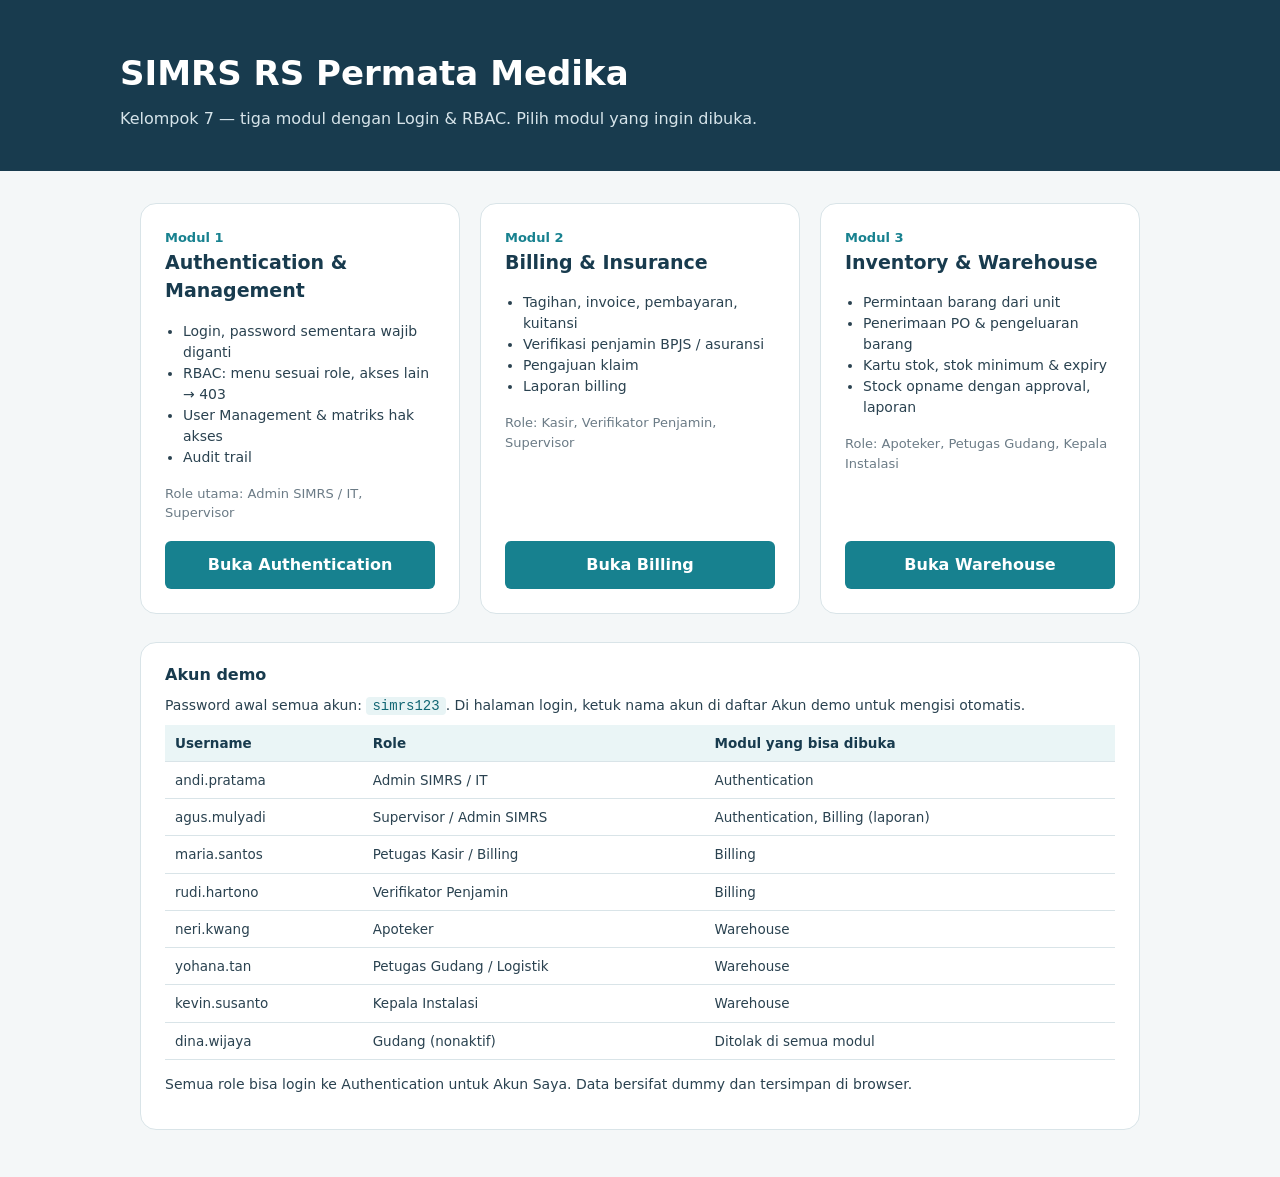
<file: index.html>
<!DOCTYPE html>
<html lang="id">
<head>
  <meta charset="UTF-8">
  <meta name="viewport" content="width=device-width, initial-scale=1">
  <title>SIMRS RS Permata Medika · Kelompok 7</title>
  <link rel="icon" href="data:image/svg+xml,%3Csvg xmlns='http://www.w3.org/2000/svg' viewBox='0 0 32 32'%3E%3Crect width='32' height='32' rx='6' fill='%23183b4e'/%3E%3Cpath d='M13 8h6v5h5v6h-5v5h-6v-5H8v-6h5z' fill='%2317818f'/%3E%3C/svg%3E">
  <style>
    :root { --navy: #183b4e; --teal: #17818f; --teal-soft: #e8f4f5; --bg: #f4f7f8; --ink: #183b4e; --text: #2a4250; --muted: #6b7b86; --line: #d9e4e8; }
    * { box-sizing: border-box; }
    body { margin: 0; font-family: "Segoe UI", system-ui, -apple-system, Roboto, Arial, sans-serif; background: var(--bg); color: var(--text); line-height: 1.5; }
    header { background: var(--navy); color: #fff; padding: 48px 20px 40px; }
    .wrap { max-width: 1040px; margin: 0 auto; }
    h1 { margin: 0; font-size: 34px; }
    header p { margin: 8px 0 0; color: #d6e4ea; }
    main { padding: 32px 20px 48px; }
    .grid { display: grid; grid-template-columns: repeat(auto-fit, minmax(280px, 1fr)); gap: 20px; }
    .card { background: #fff; border: 1px solid var(--line); border-radius: 16px; padding: 24px; display: flex; flex-direction: column; }
    .card h2 { margin: 0 0 4px; color: var(--ink); font-size: 19px; }
    .card .no { color: var(--teal); font-weight: 700; font-size: 13px; }
    .card ul { padding-left: 18px; margin: 12px 0 16px; font-size: 14px; }
    .card .roles { font-size: 13px; color: var(--muted); margin-bottom: 18px; }
    .btn { margin-top: auto; display: inline-block; text-align: center; background: var(--teal); color: #fff; text-decoration: none; font-weight: 700; padding: 12px 18px; border-radius: 6px; }
    .btn:hover { background: #116673; }
    .note { margin-top: 28px; background: #fff; border: 1px solid var(--line); border-radius: 16px; padding: 20px 24px; font-size: 14px; }
    .note h3 { margin: 0 0 8px; color: var(--ink); font-size: 16px; }
    code { background: var(--teal-soft); color: #116673; padding: 1px 6px; border-radius: 4px; }
    table { border-collapse: collapse; width: 100%; font-size: 13.5px; margin-top: 8px; }
    th, td { text-align: left; padding: 8px 10px; border-bottom: 1px solid var(--line); }
    th { color: var(--ink); background: #eaf5f6; }
    .scroll { overflow-x: auto; }
  </style>
</head>
<body>
  <header>
    <div class="wrap">
      <h1>SIMRS RS Permata Medika</h1>
      <p>Kelompok 7 — tiga modul dengan Login &amp; RBAC. Pilih modul yang ingin dibuka.</p>
    </div>
  </header>
  <main class="wrap">
    <div class="grid">
      <section class="card">
        <span class="no">Modul 1</span>
        <h2>Authentication &amp; Management</h2>
        <ul>
          <li>Login, password sementara wajib diganti</li>
          <li>RBAC: menu sesuai role, akses lain → 403</li>
          <li>User Management &amp; matriks hak akses</li>
          <li>Audit trail</li>
        </ul>
        <div class="roles">Role utama: Admin SIMRS / IT, Supervisor</div>
        <a class="btn" href="authentication/index.html">Buka Authentication</a>
      </section>
      <section class="card">
        <span class="no">Modul 2</span>
        <h2>Billing &amp; Insurance</h2>
        <ul>
          <li>Tagihan, invoice, pembayaran, kuitansi</li>
          <li>Verifikasi penjamin BPJS / asuransi</li>
          <li>Pengajuan klaim</li>
          <li>Laporan billing</li>
        </ul>
        <div class="roles">Role: Kasir, Verifikator Penjamin, Supervisor</div>
        <a class="btn" href="billing/index.html">Buka Billing</a>
      </section>
      <section class="card">
        <span class="no">Modul 3</span>
        <h2>Inventory &amp; Warehouse</h2>
        <ul>
          <li>Permintaan barang dari unit</li>
          <li>Penerimaan PO &amp; pengeluaran barang</li>
          <li>Kartu stok, stok minimum &amp; expiry</li>
          <li>Stock opname dengan approval, laporan</li>
        </ul>
        <div class="roles">Role: Apoteker, Petugas Gudang, Kepala Instalasi</div>
        <a class="btn" href="warehouse/index.html">Buka Warehouse</a>
      </section>
    </div>

    <section class="note">
      <h3>Akun demo</h3>
      Password awal semua akun: <code>simrs123</code>. Di halaman login, ketuk nama akun di daftar Akun demo untuk mengisi otomatis.
      <div class="scroll">
        <table>
          <thead><tr><th>Username</th><th>Role</th><th>Modul yang bisa dibuka</th></tr></thead>
          <tbody>
            <tr><td>andi.pratama</td><td>Admin SIMRS / IT</td><td>Authentication</td></tr>
            <tr><td>agus.mulyadi</td><td>Supervisor / Admin SIMRS</td><td>Authentication, Billing (laporan)</td></tr>
            <tr><td>maria.santos</td><td>Petugas Kasir / Billing</td><td>Billing</td></tr>
            <tr><td>rudi.hartono</td><td>Verifikator Penjamin</td><td>Billing</td></tr>
            <tr><td>neri.kwang</td><td>Apoteker</td><td>Warehouse</td></tr>
            <tr><td>yohana.tan</td><td>Petugas Gudang / Logistik</td><td>Warehouse</td></tr>
            <tr><td>kevin.susanto</td><td>Kepala Instalasi</td><td>Warehouse</td></tr>
            <tr><td>dina.wijaya</td><td>Gudang (nonaktif)</td><td>Ditolak di semua modul</td></tr>
          </tbody>
        </table>
      </div>
      <p>Semua role bisa login ke Authentication untuk Akun Saya. Data bersifat dummy dan tersimpan di browser.</p>
    </section>
  </main>
</body>
</html>
</file>
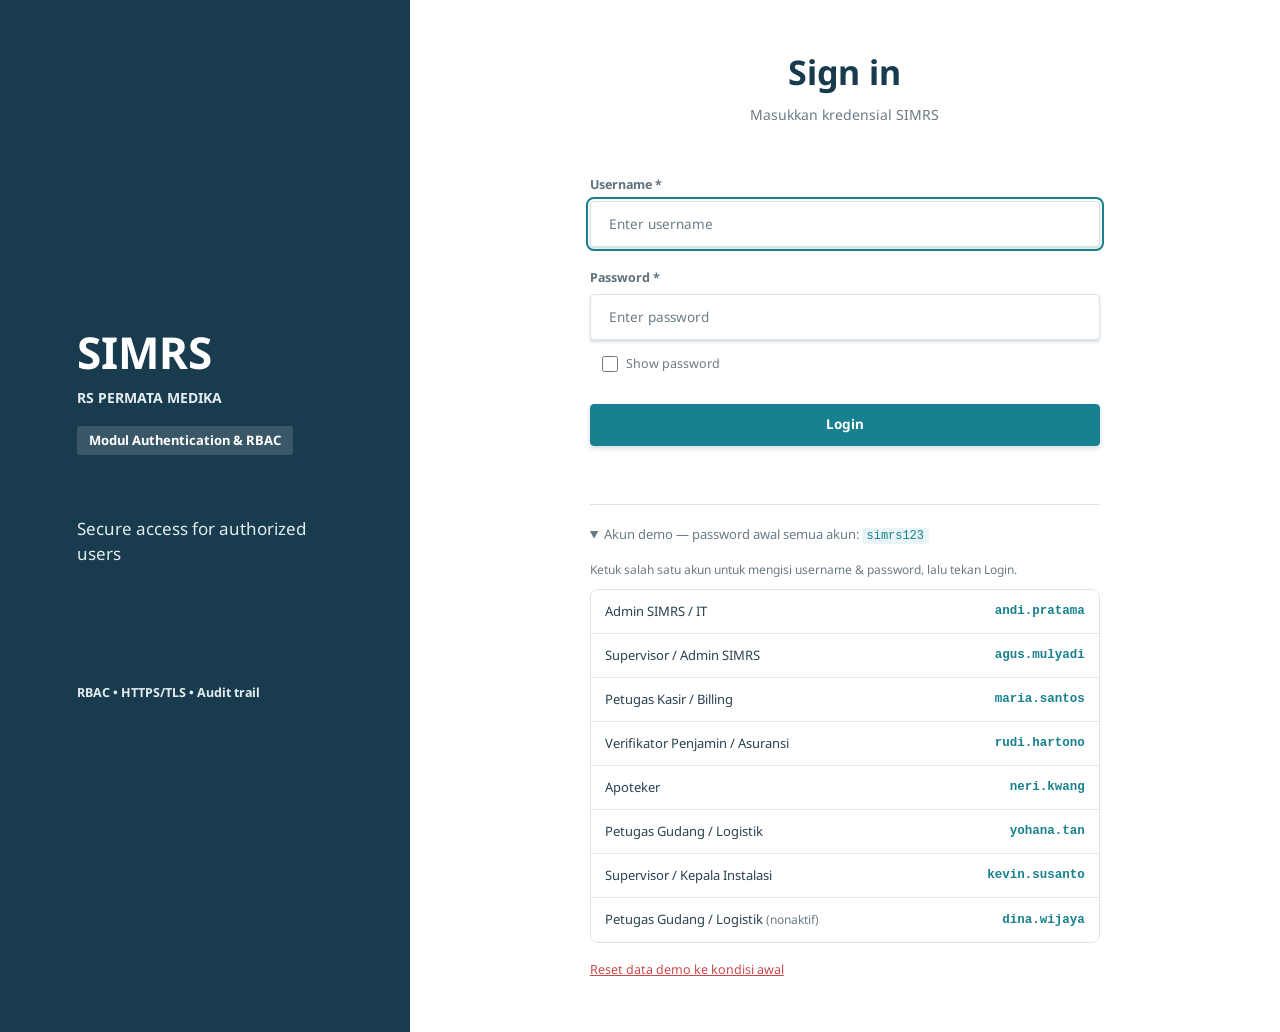
<file: authentication/index.html>
<!DOCTYPE html>
<html lang="id">
<head>
  <meta charset="UTF-8">
  <meta name="viewport" content="width=device-width, initial-scale=1, viewport-fit=cover">
  <meta name="theme-color" content="#183b4e">
  <title>Authentication · SIMRS</title>
  <link rel="icon" href="data:image/svg+xml,%3Csvg xmlns='http://www.w3.org/2000/svg' viewBox='0 0 32 32'%3E%3Crect width='32' height='32' rx='6' fill='%23183b4e'/%3E%3Cpath d='M13 8h6v5h5v6h-5v5h-6v-5H8v-6h5z' fill='%2317818f'/%3E%3C/svg%3E">
  <link rel="preconnect" href="https://fonts.googleapis.com">
  <link rel="preconnect" href="https://fonts.gstatic.com" crossorigin>
  <link rel="stylesheet" href="https://fonts.googleapis.com/css2?family=Noto+Sans:wght@400;500;600;700&display=swap">
  <style>
/* =========================================================
   SIMRS RS Permata Medika — style.css
   Warna & tata letak mengikuti desain UI/GUI Week 5 Kelompok 7.
   Responsif: laptop (sidebar tetap) & HP (drawer + bottom nav).
   ========================================================= */
:root {
  --navy: #183b4e; --navy-ink: #e3ecf0; --navy-muted: #a9bfc9;
  --teal: #17818f; --teal-dark: #116673; --teal-text: #17818f; --teal-soft: #e8f4f5;
  --bg: #f4f7f8; --surface: #ffffff; --surface-2: #f5f8f9;
  --ink: #183b4e; --text: #2a4250; --muted: #6b7b86; --label: #5f717c;
  --line: #d9e4e8; --line-2: #e0e9ec; --th: #eaf5f6;
  --ok-bg: #cfe3d8; --ok: #1d4b36;
  --warn-bg: #f5e6b3; --warn: #7a5a00;
  --bad: #c94a4a; --bad-bg: #f7dcdc; --bad-ink: #8f2d2d; --bad-text: #c94a4a;
  --muted-bg: #e6ecef; --muted-ink: #56707c;
  --btn-border: #dde6e9; --btn-hover: #f3f7f8; --input-bad-bg: #fff6f6;
  --overlay: rgba(24, 59, 78, .38);
  --sh-sm: 0 2px 3px rgba(24, 59, 78, .18);
  --sh: 0 2px 5px rgba(24, 59, 78, .2);
  --sh-lg: 0 8px 22px rgba(24, 59, 78, .22);
  --chevron: url("data:image/svg+xml,%3Csvg xmlns='http://www.w3.org/2000/svg' viewBox='0 0 24 24' fill='none' stroke='%23183b4e' stroke-width='2.2' stroke-linecap='round'%3E%3Cpath d='M7 10l5 5 5-5'/%3E%3C/svg%3E");
  --font: "Noto Sans", "Segoe UI", system-ui, -apple-system, Roboto, Arial, sans-serif;
  --inset-top: env(safe-area-inset-top, 0px);
  --inset-bottom: env(safe-area-inset-bottom, 0px);
  color-scheme: light;
  box-sizing: border-box;
  padding-top: env(safe-area-inset-top, 0px);
  padding-bottom: env(safe-area-inset-bottom, 0px);
}
@media (prefers-color-scheme: dark) {
  :root:not([data-theme="light"]) {
    --navy: #0d2331; --navy-ink: #d6e4ea; --navy-muted: #8aa3ad;
    --teal: #1b8c9b; --teal-dark: #21a0b1; --teal-text: #7cc9d3; --teal-soft: #173c44;
    --bg: #0e1a20; --surface: #15252d; --surface-2: #1b2f38;
    --ink: #e6f0f3; --text: #c8d7dd; --muted: #8ea3ac; --label: #9fb3bb;
    --line: #2b424c; --line-2: #253a43; --th: #1b3942;
    --ok-bg: #1d3d30; --ok: #9ad4b3; --warn-bg: #3b3217; --warn: #ecd083;
    --bad: #d25b5b; --bad-bg: #43242a; --bad-ink: #f0a9a9; --bad-text: #f08a8a;
    --muted-bg: #243841; --muted-ink: #a3b8c0;
    --btn-border: #2f4852; --btn-hover: #1f3640; --input-bad-bg: #3a2227;
    --overlay: rgba(0, 0, 0, .55);
    --sh-sm: 0 2px 3px rgba(0, 0, 0, .35); --sh: 0 2px 6px rgba(0, 0, 0, .4); --sh-lg: 0 10px 26px rgba(0, 0, 0, .5);
    --chevron: url("data:image/svg+xml,%3Csvg xmlns='http://www.w3.org/2000/svg' viewBox='0 0 24 24' fill='none' stroke='%23d6e4ea' stroke-width='2.2' stroke-linecap='round'%3E%3Cpath d='M7 10l5 5 5-5'/%3E%3C/svg%3E");
    color-scheme: dark;
  }
}
:root[data-theme="dark"] {
  --navy: #0d2331; --navy-ink: #d6e4ea; --navy-muted: #8aa3ad;
  --teal: #1b8c9b; --teal-dark: #21a0b1; --teal-text: #7cc9d3; --teal-soft: #173c44;
  --bg: #0e1a20; --surface: #15252d; --surface-2: #1b2f38;
  --ink: #e6f0f3; --text: #c8d7dd; --muted: #8ea3ac; --label: #9fb3bb;
  --line: #2b424c; --line-2: #253a43; --th: #1b3942;
  --ok-bg: #1d3d30; --ok: #9ad4b3; --warn-bg: #3b3217; --warn: #ecd083;
  --bad: #d25b5b; --bad-bg: #43242a; --bad-ink: #f0a9a9; --bad-text: #f08a8a;
  --muted-bg: #243841; --muted-ink: #a3b8c0;
  --btn-border: #2f4852; --btn-hover: #1f3640; --input-bad-bg: #3a2227;
  --overlay: rgba(0, 0, 0, .55);
  --sh-sm: 0 2px 3px rgba(0, 0, 0, .35); --sh: 0 2px 6px rgba(0, 0, 0, .4); --sh-lg: 0 10px 26px rgba(0, 0, 0, .5);
  --chevron: url("data:image/svg+xml,%3Csvg xmlns='http://www.w3.org/2000/svg' viewBox='0 0 24 24' fill='none' stroke='%23d6e4ea' stroke-width='2.2' stroke-linecap='round'%3E%3Cpath d='M7 10l5 5 5-5'/%3E%3C/svg%3E");
  color-scheme: dark;
}

*, *::before, *::after { box-sizing: border-box; }
[hidden] { display: none !important; }
html { height: 100%; background: var(--bg); scroll-padding-top: env(safe-area-inset-top, 0px); -webkit-text-size-adjust: 100%; }
body { margin: 0; height: 100%; font-family: var(--font); color: var(--text); background: var(--bg); font-size: 14px; line-height: 1.45; -webkit-font-smoothing: antialiased; -webkit-tap-highlight-color: transparent; }
#root { min-height: 100%; }
button, input, select { font: inherit; color: inherit; }
a { color: var(--teal-text); }
code { font-family: ui-monospace, Consolas, monospace; font-size: .92em; background: var(--teal-soft); color: var(--teal-text); padding: 1px 5px; border-radius: 3px; }
:focus-visible { outline: 2px solid var(--teal); outline-offset: 2px; }
.ico { width: 18px; height: 18px; fill: none; stroke: currentColor; stroke-width: 1.8; stroke-linecap: round; stroke-linejoin: round; flex: none; }
.muted { color: var(--muted); }
.small { font-size: 12.5px; }
.center { text-align: center; }
.mt { margin-top: 26px; }
.pad { padding: 10px 14px; }
.nowrap { white-space: nowrap; }
.ok-text { color: var(--ok); }
.bad-text { color: var(--bad-text); }

/* ---------- Login ---------- */
.login { display: grid; grid-template-columns: minmax(300px, 32%) 1fr; min-height: 100%; background: var(--surface); }
.login-brand { background: var(--navy); color: #fff; padding: 0 clamp(28px, 6vw, 84px); display: flex; flex-direction: column; justify-content: center; }
.login-brand h1 { font-size: 44px; line-height: 1; margin: 0; font-weight: 700; }
.login-brand .hosp { font-weight: 700; font-size: 14px; margin-top: 14px; color: var(--navy-ink); }
.login-brand .tag { font-size: 17px; margin: 62px 0 0; color: var(--navy-ink); }
.login-brand .sec { font-size: 12.5px; font-weight: 700; margin-top: 118px; color: var(--navy-ink); }
.login-form-wrap { display: flex; align-items: center; justify-content: center; padding: 48px 24px; }
.login-form { width: 100%; max-width: 510px; display: flex; flex-direction: column; gap: 22px; }
.login-form h2 { text-align: center; color: var(--ink); font-size: 34px; margin: 0; }
.login-form .sub { text-align: center; color: var(--muted); margin: -14px 0 28px; }
.show-pw { display: flex; align-items: center; gap: 8px; font-size: 12.5px; color: var(--muted); margin: -12px 0 4px 12px; cursor: pointer; width: fit-content; min-height: 28px; }
.show-pw input { accent-color: var(--teal); margin: 0; width: 16px; height: 16px; }
.login-error { color: var(--bad-text); text-align: center; font-size: 13px; min-height: 20px; margin: -6px 0 0; }
.demo { border-top: 1px solid var(--line); padding-top: 14px; font-size: 13px; }
.demo summary { cursor: pointer; color: var(--muted); padding: 6px 0; }
.demo-hint { color: var(--muted); font-size: 12px; margin: 10px 0; }
.demo-list { display: flex; flex-direction: column; border: 1px solid var(--line); border-radius: 8px; overflow: hidden; }
.demo-item { display: flex; justify-content: space-between; align-items: center; gap: 12px; min-height: 44px; padding: 8px 14px; background: var(--surface); border: 0; border-bottom: 1px solid var(--line-2); text-align: left; cursor: pointer; font-size: 13px; color: var(--text); }
.demo-item:last-child { border-bottom: 0; }
.demo-item strong { color: var(--teal-text); font-family: ui-monospace, Consolas, monospace; font-size: 12.5px; white-space: nowrap; }
.demo-item em { color: var(--bad-text); font-style: normal; font-size: 12px; }
.demo-item:hover, .demo-item:focus-visible { background: var(--teal-soft); }
.linkish { background: none; border: 0; color: var(--bad-text); font-size: 12.5px; margin-top: 12px; padding: 6px 0; cursor: pointer; text-decoration: underline; }

/* ---------- Form ---------- */
.field { display: flex; flex-direction: column; gap: 7px; min-width: 0; }
.field > label, .label { font-size: 12.5px; font-weight: 700; color: var(--label); }
.input, .select {
  height: 46px; width: 100%; border: 1px solid var(--line); border-radius: 4px; background-color: var(--surface);
  padding: 0 18px; box-shadow: var(--sh-sm); font-size: 13.5px; color: var(--ink);
}
.input::placeholder { color: var(--muted); }
.input[readonly], .input:disabled, .select:disabled { background-color: var(--surface-2); color: var(--text); }
.select { appearance: none; -webkit-appearance: none; padding-right: 40px; cursor: pointer; background-image: var(--chevron); background-repeat: no-repeat; background-position: right 14px center; background-size: 16px; }
.select:disabled { cursor: not-allowed; }
.input-sm, .select-sm { height: 38px; padding: 0 12px; font-size: 13px; box-shadow: none; }
.select-sm { padding-right: 34px; background-position: right 10px center; }
.input-sm { max-width: 120px; }
.input-bad { border-color: var(--bad); background-color: var(--input-bad-bg); }
.input-group { display: flex; gap: 10px; }
.form-grid { display: grid; grid-template-columns: repeat(2, minmax(0, 1fr)); gap: 24px 30px; max-width: 830px; }
.chips-row + .form-grid { margin-top: 24px; }
.inline-field { flex-direction: row; align-items: center; gap: 12px; }
.inline-field > label { white-space: nowrap; }
.inline-field .select { min-width: 240px; }
.form-error { color: var(--bad-text); font-size: 13px; min-height: 18px; margin: 8px 0 0; }
.note { color: var(--muted); font-size: 13px; margin: 22px 0 0; }
.date-range { display: flex; align-items: center; gap: 10px; }

/* ---------- Tombol & badge ---------- */
.btn {
  display: inline-flex; align-items: center; justify-content: center; gap: 8px; min-height: 42px; padding: 0 26px;
  border-radius: 4px; border: 1px solid var(--btn-border); background: var(--surface); color: var(--ink); font-weight: 700; font-size: 13.5px;
  cursor: pointer; box-shadow: var(--sh); text-decoration: none; white-space: nowrap;
}
.btn:hover { background: var(--btn-hover); }
.btn-primary { background: var(--teal); border-color: var(--teal); color: #fff; }
.btn-primary:hover { background: var(--teal-dark); }
.btn-danger { background: var(--bad); border-color: var(--bad); color: #fff; }
.btn-danger:hover { background: var(--bad); filter: brightness(.92); }
.btn-ok { background: var(--ok-bg); border-color: var(--ok-bg); color: var(--ok); }
.btn:disabled { opacity: .45; cursor: not-allowed; }
.btn-block { width: 100%; }
.btn-sm { min-height: 36px; padding: 0 14px; font-size: 12.5px; }
.btn-row { display: flex; flex-wrap: wrap; gap: 18px; }
.actions { display: flex; justify-content: flex-end; flex-wrap: wrap; gap: 18px; margin-top: 34px; }
.actions-tight { margin-top: 20px; }
.link { background: none; border: 0; padding: 4px 0; color: var(--teal-text); font-weight: 600; cursor: pointer; text-decoration: none; font-size: inherit; }
.link:hover { text-decoration: underline; }

.badge { display: inline-flex; align-items: center; min-height: 30px; padding: 0 20px; border-radius: 3px; border: 0; font-size: 12px; font-weight: 700; box-shadow: var(--sh-sm); white-space: nowrap; }
.b-ok { background: var(--ok-bg); color: var(--ok); }
.b-warn { background: var(--warn-bg); color: var(--warn); }
.b-info { background: var(--teal-soft); color: var(--teal-text); }
.b-bad { background: var(--bad-bg); color: var(--bad-ink); }
.b-muted { background: var(--muted-bg); color: var(--muted-ink); }
.toggle { cursor: pointer; }
.chips-row { display: flex; flex-wrap: wrap; align-items: center; gap: 16px; }

.pill { display: inline-block; padding: 3px 10px; border-radius: 999px; font-size: 11.5px; font-weight: 700; white-space: nowrap; }
.pill-ok { background: var(--ok-bg); color: var(--ok); }
.pill-warn { background: var(--warn-bg); color: var(--warn); }
.pill-info { background: var(--teal-soft); color: var(--teal-text); }
.pill-bad { background: var(--bad-bg); color: var(--bad-ink); }
.pill-muted { background: var(--muted-bg); color: var(--muted-ink); }
.pill-stack { display: flex; gap: 6px; flex-wrap: wrap; justify-content: flex-end; }
.you { color: var(--muted); font-size: 12px; }

.chip { min-height: 34px; padding: 0 18px; border-radius: 3px; border: 0; font-size: 12px; font-weight: 700; cursor: pointer; background: var(--teal-soft); color: var(--teal-text); box-shadow: var(--sh-sm); }
.chip-on { background: var(--teal); color: #fff; }
.chip-select { height: 36px; border: 0; border-radius: 3px; background-color: var(--teal-soft); color: var(--teal-text); font-weight: 700; font-size: 12.5px; padding: 0 14px; box-shadow: var(--sh-sm); cursor: pointer; }

/* ---------- Layout aplikasi ---------- */
.shell { display: grid; grid-template-columns: 238px minmax(0, 1fr); min-height: 100%; }
.sidebar {
  background: var(--navy); color: var(--navy-ink); position: sticky; top: env(safe-area-inset-top, 0px);
  height: calc(100vh - env(safe-area-inset-top, 0px) - env(safe-area-inset-bottom, 0px));
  height: calc(100dvh - env(safe-area-inset-top, 0px) - env(safe-area-inset-bottom, 0px));
  display: flex; flex-direction: column; padding: 26px 14px; overflow-y: auto; z-index: 60;
}
.brand { padding: 0 20px; }
.brand-top { display: flex; align-items: center; gap: 10px; font-size: 22px; font-weight: 700; color: #fff; }
.brand-top .ico { width: 22px; height: 22px; }
.brand-sub { font-size: 11.5px; font-weight: 700; margin-top: 12px; color: var(--navy-ink); }
.nav-label { font-size: 11.5px; font-weight: 700; color: var(--navy-ink); margin: 38px 20px 12px; }
.nav a { display: flex; align-items: center; gap: 16px; padding: 10px 20px; border-radius: 4px; color: var(--navy-ink); text-decoration: none; font-size: 13.5px; margin-bottom: 8px; white-space: nowrap; }
.nav a .ico { width: 16px; height: 16px; }
.nav a:hover:not(.active) { background: rgba(255, 255, 255, .07); }
.nav > a.active { background: var(--teal); font-weight: 700; color: #fff; box-shadow: 0 2px 4px rgba(0, 0, 0, .25); }
.nav .sub { margin: -2px 0 12px 32px; border-left: 1px solid rgba(255, 255, 255, .16); }
.nav .sub a { padding: 8px 12px 8px 20px; margin: 0; font-size: 12.5px; color: var(--navy-muted); border-radius: 0 4px 4px 0; white-space: normal; }
.nav .sub a.active { color: #fff; font-weight: 700; box-shadow: inset 3px 0 0 #6fcbd6; background: rgba(255, 255, 255, .06); }
.comps .comp { padding: 9px 30px; font-size: 13px; color: var(--navy-ink); }
.side-foot { margin-top: auto; padding: 34px 20px 0; display: flex; flex-direction: column; gap: 4px; }
.side-role { font-size: 12px; font-weight: 700; color: #fff; }
.side-user { font-size: 11.5px; color: var(--navy-muted); }
.side-logout { display: flex; align-items: center; gap: 10px; background: none; border: 0; color: var(--navy-ink); padding: 8px 0; margin-top: 22px; font-size: 13.5px; cursor: pointer; width: fit-content; }
.side-logout:hover { color: #fff; text-decoration: underline; }
.drawer-backdrop { display: none; }

.main { min-width: 0; display: flex; flex-direction: column; }
.topbar { height: 72px; background: var(--surface); box-shadow: var(--sh); display: flex; align-items: center; gap: 28px; padding: 0 40px; position: sticky; top: env(safe-area-inset-top, 0px); z-index: 40; }
.menu-btn { display: none; background: none; border: 0; color: var(--ink); cursor: pointer; width: 44px; height: 44px; align-items: center; justify-content: center; margin-left: -6px; }
.menu-btn .ico { width: 22px; height: 22px; }
.top-title { font-weight: 700; color: var(--ink); font-size: 14px; margin-right: auto; white-space: nowrap; }
.top-title .t-short { display: none; }
.top-search { position: relative; display: flex; align-items: center; gap: 8px; width: 230px; height: 38px; padding: 0 14px; border-radius: 3px; box-shadow: var(--sh); color: var(--muted); background: var(--surface); border: 1px solid var(--line-2); }
.top-search .ico { width: 14px; height: 14px; }
.top-search input { border: 0; outline: 0; width: 100%; font-size: 12.5px; background: transparent; color: var(--ink); min-width: 0; }
.top-search:focus-within { box-shadow: 0 0 0 2px var(--teal); }
.search-drop { position: absolute; top: 44px; left: 0; right: 0; min-width: 240px; background: var(--surface); border-radius: 8px; box-shadow: var(--sh-lg); overflow: hidden; border: 1px solid var(--line-2); z-index: 5; }
.search-drop a { display: flex; align-items: center; gap: 8px; padding: 11px 14px; text-decoration: none; color: var(--ink); font-size: 13px; }
.search-drop a small { color: var(--muted); margin-left: auto; }
.search-drop a:hover, .search-drop a:first-child { background: var(--teal-soft); }
.search-drop .drop-group { font-size: 11.5px; font-weight: 700; color: var(--muted); padding: 10px 14px 4px; border-top: 1px solid var(--line-2); }
.search-drop a.locked { color: var(--muted); background: transparent; }
.search-drop a.locked .ico { width: 14px; height: 14px; color: var(--bad-text); }
.top-clock { display: flex; align-items: center; gap: 8px; color: var(--teal-text); font-size: 12.5px; font-weight: 600; white-space: nowrap; }
.avatar-wrap { position: relative; }
.avatar { width: 40px; height: 40px; border-radius: 3px; border: 0; background: var(--teal); color: #fff; font-weight: 700; font-size: 12.5px; cursor: pointer; box-shadow: var(--sh); }
.avatar-menu { position: absolute; right: 0; top: 50px; width: min(260px, 88vw); background: var(--surface); border-radius: 8px; box-shadow: var(--sh-lg); padding: 16px; display: flex; flex-direction: column; gap: 4px; font-size: 13px; border: 1px solid var(--line-2); }
.avatar-menu strong { color: var(--ink); }
.avatar-menu .btn { margin-top: 10px; }
.bottom-nav { display: none; }

.view { padding: 30px 40px 60px; width: 100%; max-width: 1200px; outline: none; }
.page-head { display: flex; align-items: flex-start; justify-content: space-between; gap: 20px; margin-bottom: 26px; }
.page-head h1 { color: var(--ink); font-size: 29px; line-height: 1.2; margin: 0; }
.subtitle { color: var(--muted); font-size: 13.5px; margin: 8px 0 0; }

.stats { display: grid; grid-template-columns: repeat(auto-fill, minmax(190px, 212px)); gap: 24px; margin-bottom: 28px; }
.stat { background: var(--surface); border-radius: 10px; box-shadow: var(--sh); padding: 24px 24px 20px; min-height: 128px; display: flex; flex-direction: column; text-decoration: none; color: inherit; border: 1px solid var(--line-2); }
.stat-link:hover { border-color: var(--teal); }
.stat-label { font-size: 12px; font-weight: 700; color: var(--label); }
.stat-value { font-size: 26px; font-weight: 700; color: var(--ink); margin: 18px 0 12px; line-height: 1; }
.stat-value-sm { font-size: 20px; }
.stat-cap { font-size: 11.5px; color: var(--muted); margin-top: auto; }

.panel { background: var(--surface); border-radius: 30px; box-shadow: var(--sh); padding: 30px 36px 34px; border: 1px solid var(--line-2); }
.panel-md { border-radius: 24px; }
.panel-top { display: flex; align-items: center; justify-content: space-between; flex-wrap: wrap; gap: 16px; margin-bottom: 22px; }
.panel-top .panel-title { margin: 0; }
.panel-title { font-size: 16px; font-weight: 700; color: var(--ink); margin: 0 0 22px; }
.sub-title { font-size: 15px; font-weight: 700; color: var(--ink); margin: 32px 0 16px; }
.grid-2 { display: grid; grid-template-columns: repeat(2, minmax(0, 1fr)); gap: 28px; }
.section { margin-top: 34px; }
.section-title { font-size: 16px; color: var(--ink); margin: 0 0 14px; }

.quick-row { display: grid; grid-template-columns: 196px 1fr; gap: 12px; padding: 13px 4px; text-decoration: none; color: inherit; border-radius: 4px; }
.quick-row strong { color: var(--ink); font-size: 13.5px; }
.quick-row span { color: var(--muted); font-size: 12.5px; }
.quick-row:hover { background: var(--teal-soft); }
.act-row { display: flex; justify-content: space-between; gap: 16px; padding: 13px 0; font-size: 13.5px; color: var(--ink); }
.act-row time { color: var(--muted); font-size: 12.5px; white-space: nowrap; }

.menu-list { display: flex; flex-direction: column; gap: 10px; }
.menu-row { display: grid; grid-template-columns: minmax(180px, 300px) 1fr; gap: 12px; align-items: center; padding: 12px 30px; background: var(--surface-2); border-radius: 3px; box-shadow: var(--sh-sm); text-decoration: none; color: inherit; border: 1px solid var(--line-2); }
.menu-row strong { color: var(--ink); font-size: 13.5px; }
.menu-row span { color: var(--muted); font-size: 12.5px; }
.menu-row:hover { border-color: var(--teal); background: var(--surface); }

/* ---------- Tabel ---------- */
.toolbar { display: flex; align-items: center; gap: 18px; flex-wrap: wrap; background: var(--surface); padding: 10px 28px; box-shadow: var(--sh); margin-bottom: 20px; border-radius: 2px; }
.toolbar-plain { background: none; box-shadow: none; padding: 0; }
.search-inline { display: flex; align-items: center; gap: 10px; flex: 1; min-width: 220px; color: var(--muted); }
.search-inline .ico { width: 14px; height: 14px; }
.search-inline input { border: 0; outline: 0; width: 100%; height: 36px; font-size: 13.5px; color: var(--ink); background: transparent; }
.table-wrap { background: var(--surface); box-shadow: var(--sh); overflow-x: auto; max-width: 100%; }
.tbl { border-collapse: collapse; width: 100%; font-size: 12.5px; }
.tbl th { background: var(--th); color: var(--ink); font-weight: 700; text-align: left; padding: 0 18px; height: 56px; border: 1px solid var(--line); white-space: nowrap; }
.tbl td { padding: 10px 18px; height: 56px; border: 1px solid var(--line-2); color: var(--text); }
.tbl .num { text-align: right; font-variant-numeric: tabular-nums; }
.tbl-compact th, .tbl-compact td { height: 38px; padding: 6px 12px; }
.hint { color: var(--muted); font-size: 12.5px; margin: 10px 0 0; }

/* ---------- Billing ---------- */
.total-row { display: flex; justify-content: space-between; align-items: center; flex-wrap: wrap; gap: 18px; margin-top: 18px; }
.total { display: flex; align-items: baseline; gap: 60px; margin-left: auto; }
.total span { font-size: 13px; font-weight: 700; color: var(--label); }
.total strong { font-size: 22px; color: var(--ink); }
.big-amount { font-size: 30px; font-weight: 700; color: var(--ink); margin-top: 8px; }
.saldo-row { display: flex; align-items: flex-end; gap: 40px; margin-top: 30px; flex-wrap: wrap; }
.saldo { font-size: 24px; font-weight: 700; color: var(--ok); margin-top: 6px; }
.saldo-due { color: var(--warn); }
.inv-head { display: flex; justify-content: space-between; align-items: flex-start; gap: 20px; margin-bottom: 22px; }
.inv-title { font-size: 25px; color: var(--ink); margin: 0 0 6px; }
.inv-org { display: flex; flex-direction: column; align-items: flex-end; gap: 6px; text-align: right; }
.inv-org strong { color: var(--teal-text); font-size: 14px; }
.inv-org span { color: var(--muted); font-size: 12.5px; }
.inv-org .stamp { color: var(--ok); border: 2px solid var(--ok); padding: 2px 12px; font-weight: 700; letter-spacing: 1px; transform: rotate(-4deg); margin-top: 6px; }

/* ---------- Penjamin / Inventory / Reports ---------- */
.verify-row { display: flex; align-items: center; gap: 22px; flex-wrap: wrap; font-size: 13.5px; }
.add-line { margin-top: 14px; max-width: 360px; }
.report-type { display: flex; align-items: center; gap: 40px; flex-wrap: wrap; }
.report-head { display: flex; justify-content: space-between; align-items: center; margin: 30px 0 12px; }
.dl { display: grid; grid-template-columns: 110px 1fr; gap: 6px 12px; margin: 0 0 12px; font-size: 13.5px; }
.dl dt { color: var(--muted); }
.dl dd { margin: 0; color: var(--ink); font-weight: 600; }

/* ---------- 403 / kosong ---------- */
.forbidden { max-width: 620px; margin: 40px auto; text-align: center; }
.forbidden h1 { color: var(--ink); font-size: 26px; margin: 12px 0; }
.forbidden-icon { display: inline-flex; width: 64px; height: 64px; border-radius: 50%; background: var(--bad-bg); color: var(--bad-text); align-items: center; justify-content: center; }
.forbidden-icon .ico { width: 30px; height: 30px; }
.forbidden .btn { margin-top: 16px; }
.empty { text-align: center; padding: 28px 10px; }
.empty h3 { color: var(--ink); margin: 0 0 8px; font-size: 17px; }
.empty p { color: var(--muted); margin: 0 0 18px; }

/* ---------- Modal & toast ---------- */
.modal-backdrop { position: fixed; inset: 0; background: var(--overlay); display: flex; align-items: center; justify-content: center; padding: 20px; padding-top: calc(20px + env(safe-area-inset-top, 0px)); padding-bottom: calc(20px + env(safe-area-inset-bottom, 0px)); z-index: 100; }
.modal { background: var(--surface); border-radius: 30px; width: 100%; max-width: 560px; max-height: 100%; overflow-y: auto; padding: 40px 44px 36px; box-shadow: var(--sh-lg); animation: pop .16s ease-out; border: 1px solid var(--line-2); }
.modal h2 { text-align: center; color: var(--ink); font-size: 26px; margin: 0 0 22px; }
.modal-body { color: var(--text); font-size: 14px; }
.modal-body ul { padding-left: 20px; }
.modal-actions { display: flex; justify-content: center; gap: 50px; margin-top: 30px; }
.modal-actions .btn { min-width: 150px; }
@keyframes pop { from { transform: scale(.97); opacity: 0; } to { transform: none; opacity: 1; } }
#toast-root { position: fixed; right: 24px; bottom: calc(24px + env(safe-area-inset-bottom, 0px)); display: flex; flex-direction: column; gap: 10px; z-index: 200; max-width: 380px; pointer-events: none; }
.toast { background: #183b4e; color: #fff; padding: 12px 18px; border-radius: 6px; box-shadow: var(--sh-lg); font-size: 13.5px; border-left: 4px solid #6fcbd6; transition: opacity .4s, transform .4s; }
.toast-bad { border-left-color: #ef8a8a; }
.toast-info { border-left-color: #f5e6b3; }
.toast.hide { opacity: 0; transform: translateY(8px); }

@media (prefers-reduced-motion: reduce) { .modal { animation: none; } .toast, .sidebar { transition: none !important; } }

/* ---------- Tablet ---------- */
@media (max-width: 1000px) {
  .grid-2 { grid-template-columns: 1fr; }
  .top-clock span { display: none; }
}

/* ---------- HP: drawer + bottom navigation ---------- */
@media (max-width: 860px) {
  .shell { grid-template-columns: minmax(0, 1fr); }
  .sidebar {
    position: fixed; left: 0; top: 0; bottom: 0; height: auto; width: min(280px, 84vw);
    transform: translateX(-102%); transition: transform .22s ease;
    padding-top: calc(22px + env(safe-area-inset-top, 0px)); padding-bottom: calc(22px + env(safe-area-inset-bottom, 0px));
  }
  .sidebar.open { transform: none; box-shadow: 8px 0 28px rgba(0, 0, 0, .35); }
  .sidebar.open ~ .drawer-backdrop { display: block; position: fixed; inset: 0; background: var(--overlay); z-index: 50; }
  .nav a { min-height: 44px; }
  .menu-btn { display: inline-flex; }
  .topbar { height: 60px; padding: 0 12px 0 10px; gap: 10px; }
  .top-title { margin-right: 0; }
  .top-title .t-long { display: none; }
  .top-title .t-short { display: inline; font-size: 17px; }
  .top-search { flex: 1; width: auto; height: 40px; }
  .top-clock { display: none; }
  .search-drop { position: fixed; left: 10px; right: 10px; top: calc(62px + env(safe-area-inset-top, 0px)); }

  .bottom-nav {
    display: flex; position: fixed; left: 0; right: 0; bottom: 0; z-index: 45;
    background: var(--surface); border-top: 1px solid var(--line); box-shadow: 0 -2px 8px rgba(0, 0, 0, .08);
    padding: 0 4px env(safe-area-inset-bottom, 0px);
  }
  .bottom-nav a, .bottom-nav button {
    flex: 1; min-width: 0; height: 60px; display: flex; flex-direction: column; align-items: center; justify-content: center; gap: 4px;
    font-size: 11px; font-weight: 600; color: var(--muted); text-decoration: none; background: none; border: 0; cursor: pointer; position: relative;
  }
  .bottom-nav span { max-width: 100%; overflow: hidden; text-overflow: ellipsis; white-space: nowrap; padding: 0 2px; }
  .bottom-nav .ico { width: 21px; height: 21px; }
  .bottom-nav .active { color: var(--teal-text); }
  .bottom-nav .active::before { content: ""; position: absolute; top: 0; left: 28%; right: 28%; height: 3px; border-radius: 0 0 3px 3px; background: var(--teal); }
  #toast-root { left: 12px; right: 12px; max-width: none; bottom: calc(72px + env(safe-area-inset-bottom, 0px)); }
  [data-view="login"] ~ #toast-root, .no-bottom-nav #toast-root { bottom: calc(16px + env(safe-area-inset-bottom, 0px)); }

  .view { padding: 18px 14px calc(92px + env(safe-area-inset-bottom, 0px)); }
  .page-head { flex-direction: column; gap: 14px; margin-bottom: 18px; }
  .page-head h1 { font-size: 23px; }
  .page-head-actions, .page-head-actions .btn { width: 100%; }
  .stats { grid-template-columns: repeat(2, minmax(0, 1fr)); gap: 12px; margin-bottom: 18px; }
  .stat { padding: 16px; min-height: 104px; }
  .stat-value { font-size: 23px; margin: 12px 0 8px; }
  .stat-value-sm { font-size: 17px; }
  .panel { padding: 22px 16px 22px; border-radius: 20px; }
  .panel-md { border-radius: 18px; }
  .grid-2 { gap: 16px; }
  .form-grid { grid-template-columns: minmax(0, 1fr); gap: 18px; }
  .input, .select, .search-inline input, .top-search input { font-size: 16px; } /* cegah auto-zoom iOS */
  .input-sm, .select-sm { font-size: 16px; height: 42px; }
  .inline-field { flex-direction: column; align-items: stretch; gap: 7px; width: 100%; }
  .inline-field .select { min-width: 0; width: 100%; }
  .toolbar { padding: 10px 12px; gap: 10px; }
  .search-inline { min-width: 100%; }
  .chip-select { flex: 1; height: 40px; }
  .actions { gap: 12px; margin-top: 26px; }
  .actions .btn { flex: 1 1 140px; }
  .btn-row { gap: 10px; }
  .btn-row .btn { flex: 1 1 120px; padding: 0 12px; }
  .quick-row, .menu-row { grid-template-columns: minmax(0, 1fr); gap: 2px; padding: 12px 14px; }
  .report-type { gap: 12px; align-items: flex-start; flex-direction: column; }
  .date-range { flex-wrap: wrap; }
  .date-range .input { flex: 1 1 130px; }
  .date-range span { display: none; }
  .total { gap: 24px; }
  .big-amount { font-size: 26px; }
  .saldo-row { gap: 18px; }
  .inv-head { flex-direction: column; }
  .inv-org { align-items: flex-start; text-align: left; }
  .modal { padding: 28px 20px 22px; border-radius: 22px; }
  .modal h2 { font-size: 22px; }
  .modal-actions { gap: 12px; }
  .modal-actions .btn { min-width: 0; flex: 1; }
  .forbidden { margin: 10px auto; }

  .login { grid-template-columns: minmax(0, 1fr); grid-template-rows: auto 1fr; }
  .login-brand { padding: 30px 24px 26px; }
  .login-brand h1 { font-size: 34px; }
  .login-brand .tag { margin-top: 18px; font-size: 15px; }
  .login-brand .sec { margin-top: 12px; }
  .login-form-wrap { padding: 28px 20px 32px; align-items: flex-start; }
  .login-form { gap: 18px; }
  .login-form h2 { font-size: 28px; }
  .login-form .sub { margin: -12px 0 10px; }
}

/* ---------- HP kecil: tabel jadi kartu ---------- */
@media (max-width: 640px) {
  .table-wrap { background: transparent; box-shadow: none; overflow: visible; }
  .tbl thead { display: none; }
  .tbl, .tbl tbody, .tbl tr, .tbl td { display: block; width: 100%; }
  .tbl tr { background: var(--surface); border: 1px solid var(--line); border-radius: 12px; margin-bottom: 12px; padding: 6px 0; box-shadow: var(--sh-sm); }
  .tbl td { border: 0; height: auto; padding: 7px 16px; display: flex; align-items: center; justify-content: space-between; gap: 14px; text-align: right; min-height: 36px; }
  .tbl td::before { content: attr(data-label); font-weight: 700; color: var(--label); font-size: 12px; text-align: left; flex: none; max-width: 46%; }
  .tbl td:first-child { font-weight: 700; color: var(--ink); }
  .tbl td.center { justify-content: center; text-align: center; }
  .tbl .input-sm { max-width: 130px; }
  .tbl-compact td { min-height: 32px; }
  .panel .table-wrap .tbl tr { box-shadow: none; background: var(--surface-2); }
}

@media (max-width: 380px) {
  .stats { grid-template-columns: minmax(0, 1fr); }
  .top-title .t-short { display: none; }
}

/* ---------- Cetak invoice ---------- */
@media print {
  .sidebar, .topbar, .bottom-nav, .no-print, #toast-root, .page-head, .drawer-backdrop { display: none !important; }
  .shell { display: block; }
  body, .view { background: #fff; padding: 0; }
  .panel, .table-wrap { box-shadow: none; border: 0; }
}

/* =========================================================
   Tambahan UTS: label modul, akses role, matriks RBAC, inventory
   ========================================================= */
.brand-mod { display: inline-block; margin-top: 10px; padding: 3px 10px; border-radius: 3px; background: rgba(255, 255, 255, .12); color: #fff; font-size: 11.5px; font-weight: 700; }
.login-module { display: inline-block; margin-top: 18px; padding: 5px 12px; border-radius: 3px; background: rgba(255, 255, 255, .14); color: #fff; font-size: 13px; font-weight: 700; width: fit-content; }
.linkish-muted { color: var(--muted); align-self: center; }
.demo-item em { color: var(--muted); }
.mt-s { margin-top: 16px; }
.note-top { margin: 0 0 18px; }
.form-grid-3 { grid-template-columns: minmax(0, 1.3fr) minmax(0, 1fr) minmax(0, 1fr); max-width: none; }
.pill-left { justify-content: flex-start; }

.access { display: grid; gap: 12px; margin-top: 4px; }
.access-inline { grid-template-columns: repeat(auto-fill, minmax(220px, 1fr)); padding: 14px 16px; border: 1px dashed var(--line); border-radius: 8px; background: var(--surface-2); }
.access-changed { border-color: var(--teal); border-style: solid; background: var(--teal-soft); }
.access-group strong { color: var(--ink); font-size: 13px; }
.access-group ul { margin: 6px 0 0; padding-left: 18px; color: var(--text); font-size: 13px; }
.access-group li { margin: 2px 0; }

.tbl-matrix th:not(:first-child) { white-space: normal; text-align: center; min-width: 92px; line-height: 1.25; padding: 8px; }
.tbl-matrix td:first-child { min-width: 240px; }
.tbl .row-group td { background: var(--surface-2); color: var(--ink); font-weight: 700; height: 40px; }
.tbl .col-me { background: var(--teal-soft); }
.tbl th.col-me { background: var(--teal); color: #fff; }
.yes { color: var(--ok); font-weight: 700; font-size: 15px; }
.no { color: var(--muted); }

.tabs { display: flex; gap: 10px; flex-wrap: wrap; margin-bottom: 20px; }
.sum-row { display: grid; grid-template-columns: repeat(auto-fill, minmax(170px, 1fr)); gap: 14px; margin: 6px 0 22px; }
.sum { background: var(--surface-2); border: 1px solid var(--line-2); border-radius: 8px; padding: 14px 16px; }
.sum span { display: block; font-size: 12px; font-weight: 700; color: var(--label); }
.sum strong { display: block; font-size: 19px; color: var(--ink); margin-top: 6px; }
.line-add { display: grid; grid-template-columns: minmax(0, 1fr) 120px auto; gap: 12px; align-items: end; margin-top: 16px; max-width: 760px; }
.qty-cell { display: flex; align-items: center; gap: 8px; }
.in { color: var(--ok); font-weight: 700; }
.out { color: var(--bad-text); font-weight: 700; }
.flow-hint { display: flex; flex-wrap: wrap; gap: 8px; align-items: center; color: var(--muted); font-size: 12.5px; margin: -12px 0 22px; }
.flow-hint b { color: var(--ink); }

@media (max-width: 860px) {
  .form-grid-3 { grid-template-columns: minmax(0, 1fr); }
  .line-add { grid-template-columns: minmax(0, 1fr) 100px; }
  .line-add .btn { grid-column: 1 / -1; }
  .brand-mod { margin-top: 8px; }
  .login-module { margin-top: 12px; }
}
@media (max-width: 640px) {
  .tbl .row-group { background: transparent; border: 0; box-shadow: none; padding: 0; margin: 18px 0 8px; }
  .tbl .row-group td { background: transparent; justify-content: flex-start; padding: 0 4px; min-height: 0; font-size: 14px; }
  .tbl .row-group td::before { content: none; }
  .tbl-matrix td:first-child { min-width: 0; }
  .tbl .col-me { background: var(--teal-soft); border-radius: 6px; }
}
.link-bad { color: var(--bad-text); }
.modal-wide { max-width: 860px; }
.modal-wide h2 { font-size: 22px; }
@media (max-width: 640px) {
  .tbl-matrix td.center { justify-content: space-between; text-align: right; }
}

  </style>
</head>
<body>
  <div id="root"></div>
  <div id="modal-root"></div>
  <div id="toast-root" aria-live="polite"></div>
<script>
/* ==== shared/base.js ==== */
/* =========================================================
   SIMRS RS Permata Medika — Kelompok 7
   base.js : data bersama ketiga aplikasi (ikon, role, unit, akun)
   Akun pengguna dikelola di Modul Authentication; Billing dan
   Inventory memakai akun & role yang sama.
   ========================================================= */

const ROLES = {
  admin_it:         { label: 'Admin SIMRS / IT',                short: 'Admin SIMRS / IT' },
  supervisor_admin: { label: 'Supervisor / Admin SIMRS',        short: 'Supervisor / Admin SIMRS' },
  kasir:            { label: 'Petugas Kasir / Billing',         short: 'Kasir / Billing' },
  verifikator:      { label: 'Verifikator Penjamin / Asuransi', short: 'Verifikator Penjamin' },
  gudang:           { label: 'Petugas Gudang / Logistik',       short: 'Gudang / Logistik' },
  kepala_instalasi: { label: 'Supervisor / Kepala Instalasi',   short: 'Kepala Instalasi' },
  apoteker:         { label: 'Apoteker',                        short: 'Apoteker' },
};
const ALL_ROLES = Object.keys(ROLES);

const UNITS = ['IT', 'Manajemen', 'Billing', 'Penjamin', 'Pharmacy', 'Warehouse', 'Instalasi Farmasi', 'IGD', 'Rawat Inap'];

/* Akun bersama (password awal semua akun: simrs123) */
function seedUsers(pw) {
  return [
    { id: 'USR-001', name: 'Andi Pratama',  username: 'andi.pratama',  unit: 'IT',                role: 'admin_it',         status: 'Active',   password: pw },
    { id: 'USR-002', name: 'Agus Mulyadi',  username: 'agus.mulyadi',  unit: 'Manajemen',         role: 'supervisor_admin', status: 'Active',   password: pw },
    { id: 'USR-014', name: 'Maria Santos',  username: 'maria.santos',  unit: 'Billing',           role: 'kasir',            status: 'Active',   password: pw },
    { id: 'USR-017', name: 'Rudi Hartono',  username: 'rudi.hartono',  unit: 'Penjamin',          role: 'verifikator',      status: 'Active',   password: pw },
    { id: 'USR-021', name: 'Neri Kwang',    username: 'neri.kwang',    unit: 'Instalasi Farmasi', role: 'apoteker',         status: 'Active',   password: pw },
    { id: 'USR-025', name: 'Yohana Tan',    username: 'yohana.tan',    unit: 'Warehouse',         role: 'gudang',           status: 'Active',   password: pw },
    { id: 'USR-028', name: 'Dina Wijaya',   username: 'dina.wijaya',   unit: 'Warehouse',         role: 'gudang',           status: 'Inactive', password: pw },
    { id: 'USR-031', name: 'Kevin Susanto', username: 'kevin.susanto', unit: 'Instalasi Farmasi', role: 'kepala_instalasi', status: 'Active',   password: pw },
  ];
}

/* Penanda waktu relatif terhadap hari ini (dipakai data awal) */
const SeedTime = {
  now: new Date(),
  at(h, m, dayOffset = 0) {
    const d = new Date(this.now); d.setDate(d.getDate() + dayOffset); d.setHours(h, m, 0, 0);
    if (d > this.now) d.setDate(d.getDate() - 1); // jangan sampai tercatat di masa depan
    return d.toISOString();
  },
  day(offset = 0) {
    const d = new Date(this.now); d.setDate(d.getDate() + offset);
    return d.getFullYear() + '-' + String(d.getMonth() + 1).padStart(2, '0') + '-' + String(d.getDate()).padStart(2, '0');
  },
  ymd(offset = 0) { return this.day(offset).slice(2).replace(/-/g, ''); },
};

const ICONS = {
  home:    '<path d="M3 11l9-8 9 8"/><path d="M5 10v10h14V10"/>',
  user:    '<circle cx="12" cy="8" r="4"/><path d="M4 21c0-4 3.6-6.5 8-6.5s8 2.5 8 6.5"/>',
  receipt: '<path d="M6 3h12v18l-3-2-3 2-3-2-3 2z"/><path d="M9 8h6M9 12h6"/>',
  check:   '<path d="M12 3l8 3v6c0 5-3.5 8-8 9-4.5-1-8-4-8-9V6z"/><path d="M8.5 12l2.5 2.5 4.5-5"/>',
  shield:  '<path d="M12 3l8 3v6c0 5-3.5 8-8 9-4.5-1-8-4-8-9V6z"/><path d="M12 8v5M12 16v.5"/>',
  box:     '<path d="M3 7.5L12 3l9 4.5v9L12 21l-9-4.5z"/><path d="M3 7.5l9 4.5 9-4.5M12 12v9"/>',
  chart:   '<path d="M3 21h18"/><path d="M6 17v-5M11 17V6M16 17v-8"/>',
  list:    '<path d="M9 6h11M9 12h11M9 18h11"/><path d="M4 6h.5M4 12h.5M4 18h.5"/>',
  key:     '<circle cx="8" cy="15" r="4"/><path d="M11 12l9-9M16 7l3 3M14 9l2 2"/>',
  search:  '<circle cx="11" cy="11" r="7"/><path d="M20 20l-4-4"/>',
  clock:   '<circle cx="12" cy="12" r="9"/><path d="M12 7v5l3 2"/>',
  logout:  '<path d="M15 4h4v16h-4"/><path d="M10 8l-4 4 4 4M6 12h10"/>',
  menu:    '<path d="M4 6h16M4 12h16M4 18h16"/>',
  lock:    '<rect x="5" y="11" width="14" height="10" rx="2"/><path d="M8 11V7a4 4 0 0 1 8 0v4"/>',
  plus:    '<path d="M12 5v14M5 12h14"/>',
  x:       '<path d="M6 6l12 12M18 6L6 18"/>',
};

</script>
<script>
/* ==== apps/auth/config.js ==== */
/* =========================================================
   APLIKASI 1 — MODUL AUTHENTICATION & RBAC
   config.js : identitas aplikasi, matriks RBAC, menu, data awal
   ========================================================= */

const APP = {
  id: 'auth',
  module: 'Authentication',
  moduleLong: 'Modul Authentication & RBAC',
  storeKey: 'simrs_k7_auth_db',
  sessionKey: 'simrs_k7_auth_session',
  dbVersion: 1,
  defaultPassword: 'simrs123',
  allowDownload: true,
};

/* ---- Hak akses per role di aplikasi ini ----
   Semua role boleh login ke modul Authentication (untuk Akun Saya / ganti password),
   tetapi hanya Admin IT & Supervisor yang melihat User Management, RBAC, dan Audit Trail. */
const PERMISSIONS = {
  admin_it:         ['dashboard', 'users.list', 'users.add', 'users.detail', 'users.edit', 'rbac.view', 'audit', 'account'],
  supervisor_admin: ['dashboard', 'users.list', 'users.detail', 'users.edit', 'rbac.view', 'audit', 'account'],
  kasir:            ['dashboard', 'account'],
  verifikator:      ['dashboard', 'account'],
  gudang:           ['dashboard', 'account'],
  kepala_instalasi: ['dashboard', 'account'],
  apoteker:         ['dashboard', 'account'],
};

const MENU = [
  { key: 'dashboard', label: 'Dashboard', short: 'Home', icon: 'home', route: 'dashboard', perm: 'dashboard' },
  { key: 'users', label: 'User Management', short: 'Users', icon: 'user', desc: 'Buat akun, ubah role, nonaktifkan', children: [
      { label: 'Daftar Pengguna', route: 'users', perm: 'users.list' },
      { label: 'Tambah Pengguna', route: 'users/new', perm: 'users.add' },
  ] },
  { key: 'rbac', label: 'Hak Akses (RBAC)', short: 'RBAC', icon: 'shield', desc: 'Matriks role dan fitur', route: 'rbac', perm: 'rbac.view' },
  { key: 'audit', label: 'Audit Trail', short: 'Audit', icon: 'chart', desc: 'Riwayat login & aktivitas akun', route: 'audit', perm: 'audit' },
  { key: 'account', label: 'Akun Saya', short: 'Akun', icon: 'key', desc: 'Profil & ganti password', route: 'account', perm: 'account' },
];

const COMPONENTS = [
  { label: 'Master Data', modules: ['users', 'rbac'] },
  { label: 'Reporting',   modules: ['audit'] },
];

/* ---- Matriks RBAC seluruh SIMRS (ditampilkan di menu Hak Akses) ----
   Harus sama dengan PERMISSIONS di aplikasi Billing & Inventory. */
const RBAC_MATRIX = [
  { module: 'Authentication', feature: 'Login, Akun Saya, ganti password',          roles: ALL_ROLES },
  { module: 'Authentication', feature: 'Lihat daftar & detail pengguna',           roles: ['admin_it', 'supervisor_admin'] },
  { module: 'Authentication', feature: 'Tambah pengguna baru',                     roles: ['admin_it'] },
  { module: 'Authentication', feature: 'Ubah role, reset password, nonaktifkan',   roles: ['admin_it', 'supervisor_admin'] },
  { module: 'Authentication', feature: 'Matriks hak akses & audit trail',          roles: ['admin_it', 'supervisor_admin'] },
  { module: 'Billing',        feature: 'Tagihan, tambah layanan, generate invoice', roles: ['kasir'] },
  { module: 'Billing',        feature: 'Pembayaran & kuitansi',                    roles: ['kasir'] },
  { module: 'Billing',        feature: 'Verifikasi penjamin & pengajuan klaim',    roles: ['verifikator'] },
  { module: 'Billing',        feature: 'Laporan billing',                          roles: ['supervisor_admin'] },
  { module: 'Inventory',      feature: 'Lihat stok, kartu stok, alert expiry',     roles: ['gudang', 'kepala_instalasi', 'apoteker'] },
  { module: 'Inventory',      feature: 'Permintaan barang dari unit',              roles: ['apoteker'] },
  { module: 'Inventory',      feature: 'Penerimaan & pengeluaran barang',          roles: ['gudang'] },
  { module: 'Inventory',      feature: 'Ajukan stock opname',                      roles: ['gudang'] },
  { module: 'Inventory',      feature: 'Approve adjustment & laporan inventory',   roles: ['kepala_instalasi'] },
];

/* Modul utama yang bisa dibuka sebuah role (tanpa menghitung Akun Saya) */
function modulesOf(role) {
  return [...new Set(RBAC_MATRIX.filter((r) => r.roles !== ALL_ROLES && r.roles.includes(role)).map((r) => r.module))];
}

function seedDB() {
  const T = SeedTime;
  const users = seedUsers(APP.defaultPassword);
  const last = { 'USR-001': T.at(9, 40), 'USR-002': T.at(8, 5), 'USR-014': T.at(7, 58), 'USR-017': T.at(8, 2), 'USR-021': T.at(7, 45), 'USR-025': T.at(7, 50), 'USR-031': T.at(8, 20), 'USR-028': T.at(16, 0, -10) };
  users.forEach((u) => { u.lastLogin = last[u.id]; });

  const audit = [
    { ts: T.at(9, 41), user: 'Andi Pratama',  role: 'Admin SIMRS / IT',  module: 'User Mgmt', activity: 'Activate user neri.kwang', result: 'Success' },
    { ts: T.at(9, 40), user: 'Andi Pratama',  role: 'Admin SIMRS / IT',  module: 'Auth',      activity: 'Login', result: 'Success' },
    { ts: T.at(9, 12), user: 'dina.wijaya',   role: 'Gudang / Logistik', module: 'Auth',      activity: 'Login ditolak: akun nonaktif', result: 'Failed' },
    { ts: T.at(8, 20), user: 'Kevin Susanto', role: 'Kepala Instalasi',  module: 'Auth',      activity: 'Login', result: 'Success' },
    { ts: T.at(8, 6),  user: 'maria.santo',   role: '-',                 module: 'Auth',      activity: 'Login gagal (maria.santo)', result: 'Failed' },
    { ts: T.at(8, 5),  user: 'Agus Mulyadi',  role: 'Supervisor / Admin SIMRS', module: 'Auth', activity: 'Login', result: 'Success' },
    { ts: T.at(8, 2),  user: 'Rudi Hartono',  role: 'Verifikator Penjamin', module: 'Auth',   activity: 'Login', result: 'Success' },
    { ts: T.at(7, 58), user: 'Maria Santos',  role: 'Kasir / Billing',   module: 'Auth',      activity: 'Login', result: 'Success' },
    { ts: T.at(7, 50), user: 'Yohana Tan',    role: 'Gudang / Logistik', module: 'Auth',      activity: 'Login', result: 'Success' },
    { ts: T.at(7, 45), user: 'Neri Kwang',    role: 'Apoteker',          module: 'Auth',      activity: 'Login', result: 'Success' },
    { ts: T.at(15, 2, -2), user: 'Andi Pratama', role: 'Admin SIMRS / IT', module: 'User Mgmt', activity: 'Deactivate user dina.wijaya', result: 'Success' },
    { ts: T.at(14, 30, -2), user: 'Agus Mulyadi', role: 'Supervisor / Admin SIMRS', module: 'User Mgmt', activity: 'Update user kevin.susanto: role Gudang / Logistik → Kepala Instalasi', result: 'Success' },
  ].sort((a, b) => b.ts.localeCompare(a.ts));

  return { version: APP.dbVersion, seededAt: T.now.toISOString(), seq: { user: 31 }, users, audit };
}

</script>
<script>
/* ==== shared/core.js ==== */
/* =========================================================
   core.js : utilitas, penyimpanan data, sesi, autentikasi,
             pengecekan RBAC, router, toast & modal
             (dipakai bersama oleh ketiga aplikasi)
   ========================================================= */

/* ---------- Utilitas ---------- */
const U = {
  esc(s) {
    return String(s ?? '').replace(/[&<>"']/g, (c) => ({ '&': '&amp;', '<': '&lt;', '>': '&gt;', '"': '&quot;', "'": '&#39;' }[c]));
  },
  rp(n) { return 'Rp ' + Number(n || 0).toLocaleString('en-US'); },
  num(n) { return Number(n || 0).toLocaleString('en-US'); },
  pad(n, w = 2) { return String(n).padStart(w, '0'); },
  time(iso) { const d = new Date(iso); return U.pad(d.getHours()) + ':' + U.pad(d.getMinutes()); },
  date(iso) { const d = new Date(iso); return U.pad(d.getDate()) + '/' + U.pad(d.getMonth() + 1) + '/' + d.getFullYear(); },
  dateTime(iso) { return U.date(iso) + ' ' + U.time(iso); },
  ymd(d = new Date()) { return String(d.getFullYear()).slice(2) + U.pad(d.getMonth() + 1) + U.pad(d.getDate()); },
  isoDay(d = new Date()) { return d.getFullYear() + '-' + U.pad(d.getMonth() + 1) + '-' + U.pad(d.getDate()); },
  isToday(iso) { return U.isoDay(new Date(iso)) === U.isoDay(); },
  daysUntil(isoDate) {
    const t = new Date(); t.setHours(0, 0, 0, 0);
    const e = new Date(isoDate + 'T00:00:00');
    return Math.round((e - t) / 86400000);
  },
  monthYear(isoDate) { const [y, m] = isoDate.split('-'); return m + '/' + y; },
  initials(name) {
    return String(name).replace(/^(dr\.|apt\.)\s*/i, '').split(/\s+/).filter(Boolean)
      .map((w) => w[0]).slice(0, 2).join('').toUpperCase();
  },
  icon(name, cls = '') { return `<svg class="ico ${cls}" viewBox="0 0 24 24" aria-hidden="true">${ICONS[name] || ''}</svg>`; },
  qs(sel, root = document) { return root.querySelector(sel); },
  qsa(sel, root = document) { return [...root.querySelectorAll(sel)]; },
  on(root, sel, ev, fn) { U.qsa(sel, root).forEach((el) => el.addEventListener(ev, fn)); },
  /* unduh tabel sebagai CSV (Excel-friendly) */
  downloadCsv(filename, head, rows) {
    const q = (v) => `"${String(v ?? '').replace(/"/g, '""')}"`;
    const csv = [head, ...rows].map((r) => r.map(q).join(',')).join('\r\n');
    try {
      const url = URL.createObjectURL(new Blob(['\ufeff' + csv], { type: 'text/csv;charset=utf-8' }));
      const a = document.createElement('a');
      a.href = url; a.download = filename;
      document.body.appendChild(a); a.click(); a.remove();
      setTimeout(() => URL.revokeObjectURL(url), 1000);
      UI.toast(`File ${filename} diunduh`, 'info');
    } catch (e) { UI.toast('Browser ini tidak mengizinkan unduhan file.', 'bad'); }
  },
};

/* ---------- Penyimpanan aman (fallback ke memori bila browser memblokir storage) ---------- */
const Safe = {
  mem: {},
  get(area, k) { try { return window[area].getItem(k); } catch (e) { return this.mem[area + k] ?? null; } },
  set(area, k, v) { try { window[area].setItem(k, v); } catch (e) { this.mem[area + k] = v; } },
  del(area, k) { try { window[area].removeItem(k); } catch (e) { /* abaikan */ } delete this.mem[area + k]; },
};

/* ---------- Database (localStorage) ---------- */
const Store = {
  db: null,
  load() {
    let data = null;
    try { data = JSON.parse(Safe.get('localStorage', APP.storeKey) || 'null'); } catch (e) { data = null; }
    if (!data || data.version !== APP.dbVersion) { data = seedDB(); this.db = data; this.save(); }
    this.db = data;
    return data;
  },
  save() { Safe.set('localStorage', APP.storeKey, JSON.stringify(this.db)); },
  reset() { Safe.del('localStorage', APP.storeKey); Session.clear(); this.db = null; return this.load(); },
  next(key) { this.db.seq[key] = (this.db.seq[key] || 0) + 1; this.save(); return this.db.seq[key]; },
  user(id) { return this.db.users.find((u) => u.id === id); },
  /* Audit trail: setiap aksi penting dicatat */
  audit({ module, activity, result = 'Success', actor }) {
    const u = actor || Auth.user();
    this.db.audit.unshift({
      ts: new Date().toISOString(),
      user: u ? u.name : '-',
      role: u && ROLES[u.role] ? ROLES[u.role].short : '-',
      module, activity, result,
    });
    this.db.audit = this.db.audit.slice(0, 1000);
    this.save();
  },
};

/* ---------- Sesi login (sessionStorage per tab) ---------- */
const Session = {
  get() { try { return JSON.parse(Safe.get('sessionStorage', APP.sessionKey) || 'null'); } catch (e) { return null; } },
  set(s) { Safe.set('sessionStorage', APP.sessionKey, JSON.stringify(s)); },
  clear() { Safe.del('sessionStorage', APP.sessionKey); },
};

/* ---------- Autentikasi & RBAC ---------- */
const Auth = {
  user() {
    const s = Session.get();
    if (!s || !Store.db) return null;
    return Store.db.users.find((u) => u.id === s.userId) || null;
  },
  login(username, password) {
    const uname = String(username || '').trim().toLowerCase();
    const user = Store.db.users.find((u) => u.username.toLowerCase() === uname);
    if (!user || user.password !== password) {
      Store.audit({ module: 'Auth', activity: `Login gagal (${uname || 'tanpa username'})`, result: 'Failed', actor: { name: uname || '-', role: null } });
      return { ok: false, reason: 'invalid' };
    }
    if (user.status !== 'Active') {
      Store.audit({ module: 'Auth', activity: 'Login ditolak: akun nonaktif', result: 'Failed', actor: user });
      return { ok: false, reason: 'inactive', user };
    }
    // RBAC tingkat modul: role tanpa hak akses ke aplikasi ini ditolak sejak login
    if (!(PERMISSIONS[user.role] || []).length) {
      Store.audit({ module: 'RBAC', activity: `Login ditolak: role tanpa akses Modul ${APP.module}`, result: 'Denied', actor: user });
      return { ok: false, reason: 'noaccess', user };
    }
    Session.set({ userId: user.id, loginAt: new Date().toISOString() });
    user.lastLogin = new Date().toISOString();
    Store.save();
    Store.audit({ module: 'Auth', activity: 'Login', actor: user });
    return { ok: true, user };
  },
  logout(reason) {
    const u = this.user();
    if (u) Store.audit({ module: 'Auth', activity: reason || 'Logout', actor: u });
    Session.clear();
  },
  /* Kebijakan password: minimal 8 karakter, berisi huruf dan angka */
  passwordProblem(pw) {
    if (!pw || pw.length < 8) return 'Password minimal 8 karakter.';
    if (!/[A-Za-z]/.test(pw) || !/\d/.test(pw)) return 'Password harus berisi huruf dan angka.';
    if (pw === APP.defaultPassword) return 'Password baru tidak boleh sama dengan password awal.';
    return '';
  },
  /* Cek hak akses role yang sedang login */
  can(perm) {
    const u = this.user();
    return !!u && (PERMISSIONS[u.role] || []).includes(perm);
  },
  /* Halaman pertama yang boleh dibuka untuk sebuah menu */
  firstRoute(menuItem) {
    if (menuItem.route && (!menuItem.perm || this.can(menuItem.perm))) return menuItem.route;
    const c = (menuItem.children || []).find((ch) => this.can(ch.perm));
    return c ? c.route : null;
  },
  visibleMenu() {
    return MENU.map((m) => {
      if (m.children) {
        const children = m.children.filter((c) => this.can(c.perm));
        return children.length ? { ...m, children } : null;
      }
      return this.can(m.perm) ? m : null;
    }).filter(Boolean);
  },
};

/* ---------- Router (hash) ----------
   Posisi halaman disimpan di Router.current, lalu disalin ke URL (#/...) bila browser
   mengizinkan. Dengan begitu aplikasi tetap jalan walau dibuka sebagai file di
   viewer HP (mis. pratinjau file di aplikasi) yang membatasi perubahan URL. */
const Router = {
  routes: [],
  current: '',
  add(pattern, def) { this.routes.push({ pattern, parts: pattern.split('/'), ...def }); },
  read() {
    try { return String(location.hash || '').replace(/^#\/?/, ''); } catch (e) { return null; }
  },
  setHash(path, replace) {
    const target = '#/' + path;
    try {
      if (location.hash === target) return;
      if (replace) { history.replaceState(null, '', location.href.split('#')[0] + target); return; }
    } catch (e) { /* lanjut ke cara biasa */ }
    try { location.hash = target; } catch (e) { /* URL tidak bisa diubah: cukup pakai Router.current */ }
  },
  parse() {
    const [path, qs = ''] = this.current.split('?');
    return { path: path || '', query: Object.fromEntries(new URLSearchParams(qs)) };
  },
  match(path) {
    const segs = path.split('/');
    for (const r of this.routes) {
      if (r.parts.length !== segs.length) continue;
      const params = {};
      const ok = r.parts.every((p, i) => {
        if (p.startsWith(':')) { params[p.slice(1)] = decodeURIComponent(segs[i]); return true; }
        return p === segs[i];
      });
      if (ok) return { route: r, params };
    }
    return null;
  },
  /* pindah halaman (selalu render ulang, termasuk ke halaman yang sama) */
  go(path) { this.current = path; this.setHash(path, false); App.render(); },
  /* ganti alamat tanpa render (dipakai saat redirect di dalam render) */
  replace(path) { this.current = path; this.setHash(path, true); },
  /* tombol back/forward browser atau alamat diketik manual */
  onHashChange() {
    const h = this.read();
    if (h === null || h === this.current) return;
    this.current = h;
    App.render();
  },
};

/* ---------- UI: toast & modal ---------- */
const UI = {
  toast(msg, type = 'ok') {
    const root = document.getElementById('toast-root');
    const t = document.createElement('div');
    t.className = 'toast toast-' + type;
    t.textContent = msg;
    root.appendChild(t);
    setTimeout(() => t.classList.add('hide'), 3200);
    setTimeout(() => t.remove(), 3700);
  },
  /* modal({title, body(html), actions:[{label, cls, value}]}) -> Promise<value|null> */
  modal({ title, body = '', actions = [{ label: 'Tutup', cls: 'btn', value: null }], onOpen, wide = false }) {
    return new Promise((resolve) => {
      const root = document.getElementById('modal-root');
      root.innerHTML = `
        <div class="modal-backdrop">
          <div class="modal ${wide ? 'modal-wide' : ''}" role="dialog" aria-modal="true" aria-labelledby="modal-title">
            <h2 id="modal-title">${U.esc(title)}</h2>
            <div class="modal-body">${body}</div>
            <div class="modal-actions">
              ${actions.map((a, i) => `<button type="button" class="${a.cls || 'btn'}" data-i="${i}">${U.esc(a.label)}</button>`).join('')}
            </div>
          </div>
        </div>`;
      const close = (v) => { root.innerHTML = ''; document.removeEventListener('keydown', onKey); resolve(v); };
      const onKey = (e) => { if (e.key === 'Escape') close(null); };
      document.addEventListener('keydown', onKey);
      U.qsa('[data-i]', root).forEach((b) => b.addEventListener('click', () => {
        const a = actions[Number(b.dataset.i)];
        close(typeof a.value === 'function' ? a.value(root) : a.value);
      }));
      U.qs('.modal-backdrop', root).addEventListener('click', (e) => { if (e.target.classList.contains('modal-backdrop')) close(null); });
      if (onOpen) onOpen(root);
      const primary = U.qs('.btn-primary, .btn-danger', root) || U.qs('button', root);
      if (primary) primary.focus();
    });
  },
  confirm(title, message, okLabel = 'Ya, lanjutkan', danger = false) {
    return this.modal({
      title,
      body: `<p>${message}</p>`,
      actions: [
        { label: 'Batal', cls: 'btn', value: false },
        { label: okLabel, cls: danger ? 'btn btn-danger' : 'btn btn-primary', value: true },
      ],
    });
  },
};

/* ---------- Komponen HTML kecil yang dipakai berulang ---------- */
const C = {
  pageHead(title, subtitle, right = '') {
    return `<div class="page-head"><div><h1>${U.esc(title)}</h1><p class="subtitle">${U.esc(subtitle)}</p></div>${right ? `<div class="page-head-actions">${right}</div>` : ''}</div>`;
  },
  statusPill(status) {
    const map = {
      Active: 'ok', Inactive: 'muted', Ready: 'info', Verify: 'warn', Pending: 'warn', Invoiced: 'info',
      Unpaid: 'warn', Paid: 'ok', Verified: 'ok', 'Claim Submitted': 'ok', Submitted: 'ok', Open: 'info',
      Received: 'ok', Issued: 'ok', 'Awaiting approval': 'warn', Approved: 'ok', Rejected: 'bad',
      Success: 'ok', Failed: 'bad', Denied: 'bad', Draft: 'warn', Partial: 'warn',
      Penerimaan: 'ok', Pengeluaran: 'info', Adjustment: 'warn', 'Saldo awal': 'muted',
      Invoice: 'info', Pembayaran: 'ok', Klaim: 'ok',
    };
    return `<span class="pill pill-${map[status] || 'muted'}">${U.esc(status)}</span>`;
  },
  empty(title, text, action = '') {
    return `<div class="empty"><h3>${U.esc(title)}</h3><p>${text}</p>${action}</div>`;
  },
};

</script>
<script>
/* ==== shared/login.js ==== */
/* =========================================================
   Login — autentikasi pengguna (dipakai ketiga aplikasi)
   ========================================================= */

function renderLogin(root, message) {
  const canUse = (u) => (PERMISSIONS[u.role] || []).length > 0;
  const users = [...Store.db.users].sort((a, b) =>
    (canUse(b) && b.status === 'Active') - (canUse(a) && a.status === 'Active'));
  const demo = users.map((u) => {
    const tag = u.status !== 'Active' ? ' <em>(nonaktif)</em>' : !canUse(u) ? ' <em>(tanpa akses modul ini)</em>' : '';
    return `
      <button type="button" class="demo-item" data-user="${U.esc(u.username)}">
        <span>${U.esc(ROLES[u.role].label)}${tag}</span>
        <strong>${U.esc(u.username)}</strong>
      </button>`;
  }).join('');

  root.innerHTML = `
  <div class="login">
    <section class="login-brand">
      <h1>SIMRS</h1>
      <div class="hosp">RS PERMATA MEDIKA</div>
      <div class="login-module">${U.esc(APP.moduleLong)}</div>
      <p class="tag">Secure access for authorized users</p>
      <div class="sec">RBAC &bull; HTTPS/TLS &bull; Audit trail</div>
    </section>

    <section class="login-form-wrap">
      <div class="login-form" id="login-form" role="form" aria-label="Sign in">
        <h2>Sign in</h2>
        <p class="sub">Masukkan kredensial SIMRS</p>

        <div class="field">
          <label for="username">Username *</label>
          <input class="input" id="username" name="username" placeholder="Enter username" autocomplete="username" autocapitalize="off" spellcheck="false">
        </div>
        <div class="field">
          <label for="password">Password *</label>
          <input class="input" id="password" name="password" type="password" placeholder="Enter password" autocomplete="current-password">
        </div>
        <label class="show-pw"><input type="checkbox" id="show-pw"> Show password</label>

        <button class="btn btn-primary btn-block" type="button" id="login-btn">Login</button>
        <p class="login-error" id="login-error" role="alert">${message ? U.esc(message) : ''}</p>

        <details class="demo" open>
          <summary>Akun demo — password awal semua akun: <code>${APP.defaultPassword}</code></summary>
          <p class="demo-hint">Ketuk salah satu akun untuk mengisi username &amp; password, lalu tekan Login.</p>
          <div class="demo-list">${demo}</div>
          <button type="button" class="linkish" id="reset-demo">Reset data demo ke kondisi awal</button>
        </details>
      </div>
    </section>
  </div>`;

  const err = U.qs('#login-error', root);
  const uEl = U.qs('#username', root);
  const pEl = U.qs('#password', root);

  U.qs('#show-pw', root).addEventListener('change', (e) => { pEl.type = e.target.checked ? 'text' : 'password'; });

  // tanpa <form>: beberapa viewer file di HP memblokir form submit
  const doLogin = () => {
    err.textContent = '';
    if (!uEl.value.trim() || !pEl.value) {
      err.textContent = 'Username dan password wajib diisi.';
      (uEl.value.trim() ? pEl : uEl).focus();
      return;
    }
    const res = Auth.login(uEl.value, pEl.value);
    if (!res.ok) {
      err.textContent = {
        inactive: 'Akun nonaktif → akses ditolak. Hubungi Admin SIMRS untuk aktivasi.',
        noaccess: `Role ${res.user ? ROLES[res.user.role].label : ''} tidak memiliki akses ke ${APP.moduleLong} → akses ditolak.`,
      }[res.reason] || 'Invalid credentials → akses ditolak. Periksa username dan password.';
      pEl.value = '';
      pEl.focus();
      return;
    }
    UI.toast(`Login berhasil sebagai ${ROLES[res.user.role].label}`);
    Router.go('dashboard');
  };
  U.qs('#login-btn', root).addEventListener('click', doLogin);
  [uEl, pEl].forEach((i) => i.addEventListener('keydown', (e) => { if (e.key === 'Enter') { e.preventDefault(); doLogin(); } }));

  U.qsa('.demo-item', root).forEach((btn) => btn.addEventListener('click', () => {
    uEl.value = btn.dataset.user;
    const u = Store.db.users.find((x) => x.username === btn.dataset.user);
    // akun dengan password sementara/awal terisi otomatis; akun yang sudah ganti password diketik manual
    pEl.value = u && u.password === APP.defaultPassword ? APP.defaultPassword : '';
    err.textContent = '';
    (pEl.value ? U.qs('#login-btn', root) : pEl).focus();
  }));

  U.qs('#reset-demo', root).addEventListener('click', async () => {
    const ok = await UI.confirm('Reset data demo', `Semua perubahan di ${APP.moduleLong} akan dikembalikan ke data awal.`, 'Reset data', true);
    if (ok) { Store.reset(); renderLogin(root); UI.toast('Data demo sudah dikembalikan ke kondisi awal.'); }
  });

  if (window.matchMedia && window.matchMedia('(min-width: 861px)').matches) uEl.focus();
}

</script>
<script>
/* ==== apps/auth/pages.js ==== */
/* =========================================================
   APLIKASI 1 — halaman Modul Authentication & RBAC
   Dashboard · User Management · Hak Akses · Audit Trail · Akun Saya
   ========================================================= */

const AuthPages = {
  userFilter: { q: '', status: '', role: '' },
  auditFilter: null,
  modulePills(role) {
    const mods = modulesOf(role);
    return mods.length ? mods.map((m) => `<span class="pill pill-info">${m}</span>`).join(' ') : '<span class="muted small">Akun Saya saja</span>';
  },
  featuresOf(role) { return RBAC_MATRIX.filter((r) => r.roles.includes(role)); },
  accessList(role) {
    const groups = {};
    this.featuresOf(role).forEach((r) => { (groups[r.module] = groups[r.module] || []).push(r.feature); });
    return Object.entries(groups).map(([mod, fs]) => `
      <div class="access-group"><strong>${mod}</strong><ul>${fs.map((f) => `<li>${f}</li>`).join('')}</ul></div>`).join('');
  },
  myAuthEvents(user, n = 5) {
    return Store.db.audit.filter((a) => a.module === 'Auth' && (a.user === user.name || a.user === user.username)).slice(0, n);
  },
};

/* ---------- Password sementara wajib diganti (login pertama / setelah reset) ---------- */
function renderFirstPassword(root, user) {
  root.innerHTML = `
  <div class="login">
    <section class="login-brand">
      <h1>SIMRS</h1>
      <div class="hosp">RS PERMATA MEDIKA</div>
      <div class="login-module">${U.esc(APP.moduleLong)}</div>
      <p class="tag">Password sementara harus diganti sebelum memakai sistem</p>
      <div class="sec">RBAC &bull; HTTPS/TLS &bull; Audit trail</div>
    </section>
    <section class="login-form-wrap">
      <div class="login-form" role="form" aria-label="Buat password baru">
        <h2>Buat password baru</h2>
        <p class="sub">Halo ${U.esc(user.name)} (${U.esc(ROLES[user.role].label)}). Akun Anda masih memakai password sementara.</p>
        <div class="field"><label for="np1">Password baru *</label><input class="input" id="np1" type="password" placeholder="Minimal 8 karakter, huruf dan angka" autocomplete="new-password"></div>
        <div class="field"><label for="np2">Ulangi password baru *</label><input class="input" id="np2" type="password" placeholder="Ketik ulang password baru" autocomplete="new-password"></div>
        <label class="show-pw"><input type="checkbox" id="np-show"> Show password</label>
        <button class="btn btn-primary btn-block" type="button" id="np-save">Simpan &amp; Lanjutkan</button>
        <p class="login-error" id="np-err" role="alert"></p>
        <button type="button" class="linkish linkish-muted" id="np-logout">Batal dan logout</button>
      </div>
    </section>
  </div>`;
  const e = U.qs('#np-err', root), a = U.qs('#np1', root), b = U.qs('#np2', root);
  U.qs('#np-show', root).addEventListener('change', (ev) => { a.type = b.type = ev.target.checked ? 'text' : 'password'; });
  const save = () => {
    const problem = Auth.passwordProblem(a.value);
    if (problem) { e.textContent = problem; a.focus(); return; }
    if (a.value !== b.value) { e.textContent = 'Konfirmasi password tidak sama.'; b.focus(); return; }
    user.password = a.value; user.mustChange = false; Store.save();
    Store.audit({ module: 'Auth', activity: 'Ganti password sementara (login pertama)' });
    UI.toast('Password baru tersimpan. Selamat datang di SIMRS.');
    Router.go('dashboard');
  };
  U.qs('#np-save', root).addEventListener('click', save);
  [a, b].forEach((i) => i.addEventListener('keydown', (ev) => { if (ev.key === 'Enter') { ev.preventDefault(); save(); } }));
  U.qs('#np-logout', root).addEventListener('click', () => { Auth.logout(); Router.go('login'); });
}

/* ---------- Dashboard ---------- */
Router.add('dashboard', {
  perm: 'dashboard', title: 'Dashboard',
  render(el, { user }) {
    const isAdmin = Auth.can('users.list');
    const today = (a) => U.isToday(a.ts);
    const db = Store.db;

    if (!isAdmin) {
      const mine = AuthPages.myAuthEvents(user).map((a) => `<div class="act-row"><span>${U.esc(a.activity)}</span><time>${U.date(a.ts)} ${U.time(a.ts)}</time></div>`).join('') || '<p class="muted">Belum ada riwayat.</p>';
      el.innerHTML = `
        ${C.pageHead('Dashboard', `Selamat datang, ${user.name} — ${ROLES[user.role].label}`)}
        <div class="grid-2">
          <section class="panel panel-md">
            <h2 class="panel-title">Hak akses role Anda</h2>
            <p class="muted small">Menu User Management, RBAC, dan Audit Trail tidak tampil karena role ini tidak memiliki izinnya.</p>
            <div class="access">${AuthPages.accessList(user.role)}</div>
          </section>
          <section class="panel panel-md">
            <h2 class="panel-title">Riwayat login Anda</h2>
            <div class="acts">${mine}</div>
            <div class="actions actions-tight"><a class="btn" href="#/account">Buka Akun Saya</a></div>
          </section>
        </div>`;
      return;
    }

    const cards = [
      { label: 'Active Users', value: db.users.filter((u) => u.status === 'Active').length, cap: 'Akun aktif', go: 'users' },
      { label: 'Inactive Users', value: db.users.filter((u) => u.status !== 'Active').length, cap: 'Akun dinonaktifkan', go: 'users' },
      { label: 'Login Hari Ini', value: db.audit.filter((a) => today(a) && a.activity === 'Login').length, cap: 'Berhasil', go: 'audit' },
      { label: 'Login Ditolak', value: db.audit.filter((a) => today(a) && a.module !== 'User Mgmt' && a.result !== 'Success').length, cap: 'Gagal / nonaktif / tanpa akses', go: 'audit' },
    ].map((c) => `<a class="stat stat-link" href="#/${c.go}"><div class="stat-label">${c.label}</div><div class="stat-value">${c.value}</div><div class="stat-cap">${c.cap}</div></a>`).join('');

    const quick = Auth.visibleMenu().filter((m) => m.key !== 'dashboard').map((m) => `
      <a class="quick-row" href="#/${Auth.firstRoute(m)}"><strong>${m.label}</strong><span>${m.desc}</span></a>`).join('');
    const acts = db.audit.slice(0, 6).map((a) => `<div class="act-row"><span>${U.esc(a.activity)} <span class="muted small">— ${U.esc(a.user)}</span></span><time>${U.time(a.ts)}</time></div>`).join('');

    el.innerHTML = `
      ${C.pageHead('Dashboard', `Ringkasan akun & keamanan — ${ROLES[user.role].label}`)}
      <div class="stats">${cards}</div>
      <div class="grid-2">
        <section class="panel panel-md"><h2 class="panel-title">Quick Access</h2><div class="quick">${quick}</div></section>
        <section class="panel panel-md"><h2 class="panel-title">Recent Activity</h2><div class="acts">${acts}</div></section>
      </div>`;
  },
});

/* ---------- Daftar pengguna ---------- */
Router.add('users', {
  perm: 'users.list', title: 'User Management',
  render(el, { user }) {
    const f = AuthPages.userFilter;
    const addBtn = Auth.can('users.add') ? `<a class="btn btn-primary" href="#/users/new">${U.icon('plus')} Tambah Pengguna</a>` : '';
    el.innerHTML = `
      ${C.pageHead('User Management', 'Pembuatan, aktivasi, perubahan dan penonaktifan akun', addBtn)}
      <div class="toolbar">
        <label class="search-inline">${U.icon('search')}<input id="u-q" placeholder="Search nama / username / unit" value="${U.esc(f.q)}"></label>
        <select class="chip-select" id="u-status" aria-label="Filter status">
          <option value="">All status</option><option ${f.status === 'Active' ? 'selected' : ''}>Active</option><option ${f.status === 'Inactive' ? 'selected' : ''}>Inactive</option>
        </select>
        <select class="chip-select" id="u-role" aria-label="Filter role">
          <option value="">All roles</option>
          ${Object.entries(ROLES).map(([k, r]) => `<option value="${k}" ${f.role === k ? 'selected' : ''}>${r.short}</option>`).join('')}
        </select>
      </div>
      <div class="table-wrap"><table class="tbl">
        <thead><tr><th>User ID</th><th>Nama</th><th>Username</th><th>Unit</th><th>Role</th><th>Akses modul</th><th>Status</th><th>Action</th></tr></thead>
        <tbody id="u-body"></tbody>
      </table></div>
      <p class="hint">Identity &bull; username &bull; unit &bull; role &bull; unique username. Akses modul mengikuti role (lihat menu Hak Akses).</p>`;

    const body = U.qs('#u-body', el);
    const draw = () => {
      const q = f.q.toLowerCase();
      const rows = Store.db.users.filter((u) =>
        (!q || [u.name, u.username, u.unit].some((v) => v.toLowerCase().includes(q))) &&
        (!f.status || u.status === f.status) && (!f.role || u.role === f.role));
      body.innerHTML = rows.map((u) => `
        <tr>
          <td class="nowrap">${u.id}</td>
          <td>${U.esc(u.name)}${u.id === user.id ? ' <span class="you">(Anda)</span>' : ''}</td>
          <td>${U.esc(u.username)}</td>
          <td>${U.esc(u.unit)}</td>
          <td>${U.esc(ROLES[u.role].short)}</td>
          <td><div class="pill-stack pill-left">${AuthPages.modulePills(u.role)}</div></td>
          <td>${C.statusPill(u.status)}${u.mustChange ? ' <span class="pill pill-warn">Password sementara</span>' : ''}</td>
          <td><a class="link" href="#/users/${u.id}">Edit</a></td>
        </tr>`).join('') || '<tr><td colspan="8" class="muted center">Tidak ada pengguna yang cocok dengan filter.</td></tr>';
    };
    draw();
    U.qs('#u-q', el).addEventListener('input', (e) => { f.q = e.target.value; draw(); });
    U.qs('#u-status', el).addEventListener('change', (e) => { f.status = e.target.value; draw(); });
    U.qs('#u-role', el).addEventListener('change', (e) => { f.role = e.target.value; draw(); });
  },
});

/* ---------- Tambah pengguna ---------- */
Router.add('users/new', {
  perm: 'users.add', title: 'Tambah Pengguna',
  render(el) {
    let status = 'Active';
    el.innerHTML = `
      ${C.pageHead('Tambah Pengguna', 'Pembuatan & Aktivasi Akun')}
      <div class="panel" id="add-form">
        <h2 class="panel-title">Data Pengguna</h2>
        <div class="form-grid">
          <div class="field"><label for="f-name">Nama Lengkap *</label><input class="input" id="f-name" placeholder="Enter full name"></div>
          <div class="field"><label for="f-username">Username *</label><input class="input" id="f-username" placeholder="Enter unique username" autocapitalize="off" spellcheck="false"></div>
          <div class="field"><label for="f-unit">Unit *</label>
            <select class="select" id="f-unit"><option value="">Select unit</option>${UNITS.map((u) => `<option>${u}</option>`).join('')}</select></div>
          <div class="field"><label for="f-role">Role *</label>
            <select class="select" id="f-role"><option value="">Select role</option>${Object.entries(ROLES).map(([k, r]) => `<option value="${k}">${r.label}</option>`).join('')}</select></div>
        </div>
        <div class="field mt"><span class="label">Hak akses dari role ini</span><div class="access access-inline" id="f-access"><span class="muted small">Pilih role untuk melihat hak aksesnya.</span></div></div>
        <div class="field mt">
          <span class="label">Status Akun</span>
          <div><button type="button" class="badge b-ok toggle" id="f-status" aria-pressed="true">Active</button></div>
        </div>
        <p class="note">Simpan → akun dibuat sesuai role dan dicatat pada audit trail. Password sementara <code>${APP.defaultPassword}</code> wajib diganti saat login pertama.</p>
        <p class="form-error" id="f-err" role="alert"></p>
        <div class="actions">
          <a class="btn" href="#/users">Batal</a>
          <button class="btn btn-primary" type="button" id="f-save">Simpan / Aktivasi</button>
        </div>
      </div>`;

    const sBtn = U.qs('#f-status', el);
    sBtn.addEventListener('click', () => {
      status = status === 'Active' ? 'Inactive' : 'Active';
      sBtn.textContent = status;
      sBtn.className = `badge toggle ${status === 'Active' ? 'b-ok' : 'b-muted'}`;
      sBtn.setAttribute('aria-pressed', String(status === 'Active'));
    });
    const nameEl = U.qs('#f-name', el), userEl = U.qs('#f-username', el), roleEl = U.qs('#f-role', el);
    nameEl.addEventListener('input', () => {
      if (userEl.dataset.touched) return;
      userEl.value = nameEl.value.trim().toLowerCase().replace(/[^a-z0-9\s]/g, '').split(/\s+/).filter(Boolean).slice(0, 2).join('.');
    });
    userEl.addEventListener('input', () => { userEl.dataset.touched = '1'; });
    roleEl.addEventListener('change', () => {
      U.qs('#f-access', el).innerHTML = roleEl.value ? AuthPages.accessList(roleEl.value) : '<span class="muted small">Pilih role untuk melihat hak aksesnya.</span>';
    });

    const save = () => {
      const err = U.qs('#f-err', el);
      const name = nameEl.value.trim();
      const username = userEl.value.trim().toLowerCase();
      const unit = U.qs('#f-unit', el).value;
      const role = roleEl.value;
      if (!name || !username || !unit || !role) { err.textContent = 'Lengkapi semua kolom bertanda *.'; return; }
      if (!/^[a-z0-9._]{3,30}$/.test(username)) { err.textContent = 'Username 3–30 karakter: huruf kecil, angka, titik atau garis bawah.'; return; }
      if (Store.db.users.some((u) => u.username === username)) { err.textContent = `Username "${username}" sudah dipakai. Username harus unik.`; return; }
      const id = 'USR-' + U.pad(Store.next('user'), 3);
      Store.db.users.push({ id, name, username, unit, role, status, password: APP.defaultPassword, mustChange: true });
      Store.save();
      Store.audit({ module: 'User Mgmt', activity: `Create user ${username} (${ROLES[role].short}, ${status})` });
      UI.toast(`Akun ${username} dibuat (${id}). Password sementara: ${APP.defaultPassword}`);
      Router.go('users');
    };
    U.qs('#f-save', el).addEventListener('click', save);
    U.qsa('#add-form .input', el).forEach((i) => i.addEventListener('keydown', (e) => { if (e.key === 'Enter') { e.preventDefault(); save(); } }));
    if (window.matchMedia('(min-width: 861px)').matches) nameEl.focus();
  },
});

/* ---------- Detail akun ---------- */
Router.add('users/:id', {
  perm: 'users.detail', title: 'Detail Akun',
  render(el, { params, user: me }) {
    const u = Store.user(params.id);
    if (!u) { el.innerHTML = C.empty('Akun tidak ditemukan', `ID ${U.esc(params.id)} tidak ada.`, '<a class="btn" href="#/users">Kembali</a>'); return; }
    const self = u.id === me.id;
    const canEdit = Auth.can('users.edit');
    let roleEditing = false;

    el.innerHTML = `
      ${C.pageHead('Detail Akun', 'Edit role, reset password, atau nonaktifkan akun')}
      <div class="panel">
        <div class="chips-row"><span class="badge b-info">${u.id}</span>${u.status === 'Active' ? '<span class="badge b-ok">Active</span>' : '<span class="badge b-muted">Inactive</span>'}${u.mustChange ? '<span class="badge b-warn">Password sementara</span>' : ''}</div>
        <div class="form-grid">
          <div class="field"><label for="d-name">Nama Lengkap</label><input class="input" id="d-name" value="${U.esc(u.name)}" ${canEdit ? '' : 'readonly'}></div>
          <div class="field"><label for="d-username">Username</label><input class="input" id="d-username" value="${U.esc(u.username)}" readonly></div>
          <div class="field"><label for="d-unit">Unit</label>
            <select class="select" id="d-unit" ${canEdit ? '' : 'disabled'}>${UNITS.map((x) => `<option ${x === u.unit ? 'selected' : ''}>${x}</option>`).join('')}</select></div>
          <div class="field"><label for="d-role">Role</label>
            <select class="select" id="d-role" disabled>${Object.entries(ROLES).map(([k, r]) => `<option value="${k}" ${k === u.role ? 'selected' : ''}>${r.label}</option>`).join('')}</select></div>
        </div>
        <div class="field mt"><span class="label" id="d-access-label">Hak akses role saat ini</span><div class="access access-inline" id="d-access">${AuthPages.accessList(u.role)}</div></div>
        ${canEdit ? `
        <div class="field mt"><span class="label">Account Actions</span>
          <div class="btn-row">
            <button type="button" class="btn" id="a-role" ${self ? 'disabled' : ''}>Edit Role</button>
            <button type="button" class="btn" id="a-reset">Reset Password</button>
            ${u.status === 'Active'
              ? `<button type="button" class="btn btn-danger" id="a-toggle" ${self ? 'disabled' : ''}>Nonaktifkan</button>`
              : '<button type="button" class="btn btn-ok" id="a-toggle">Aktifkan</button>'}
          </div>
        </div>` : ''}
        <p class="note">${self ? 'Ini akun Anda sendiri — role dan status tidak dapat diubah dari akun ini. ' : ''}Perubahan akun dicatat pada audit trail.${u.lastLogin ? ` Login terakhir: ${U.dateTime(u.lastLogin)}.` : ' Belum pernah login.'}</p>
        <div class="actions">
          <a class="btn" href="#/users">Kembali</a>
          ${canEdit ? '<button type="button" class="btn btn-primary" id="a-save">Simpan Perubahan</button>' : ''}
        </div>
      </div>`;

    if (!canEdit) return;
    const roleSel = U.qs('#d-role', el);
    U.qs('#a-role', el).addEventListener('click', () => {
      roleEditing = !roleEditing;
      roleSel.disabled = !roleEditing;
      if (roleEditing) roleSel.focus();
    });
    roleSel.addEventListener('change', () => {
      const changed = roleSel.value !== u.role;
      U.qs('#d-access-label', el).textContent = changed ? `Hak akses setelah diubah ke ${ROLES[roleSel.value].label} (belum disimpan)` : 'Hak akses role saat ini';
      U.qs('#d-access', el).innerHTML = AuthPages.accessList(roleSel.value);
      U.qs('#d-access', el).classList.toggle('access-changed', changed);
    });

    U.qs('#a-reset', el).addEventListener('click', async () => {
      const ok = await UI.confirm('Reset Password', `Password <b>${U.esc(u.username)}</b> akan diganti menjadi password sementara <code>${APP.defaultPassword}</code>. Pengguna wajib membuat password baru saat login berikutnya.`, 'Reset Password');
      if (!ok) return;
      u.password = APP.defaultPassword; u.mustChange = true; Store.save();
      Store.audit({ module: 'User Mgmt', activity: `Reset password ${u.username}` });
      UI.toast(`Password ${u.username} direset ke ${APP.defaultPassword} (wajib diganti saat login).`);
      Router.go('users/' + u.id);
    });

    U.qs('#a-toggle', el).addEventListener('click', async () => {
      const deactivate = u.status === 'Active';
      const ok = await UI.confirm(deactivate ? 'Nonaktifkan akun' : 'Aktifkan akun',
        deactivate ? `Akun <b>${U.esc(u.username)}</b> tidak akan bisa login sampai diaktifkan kembali.` : `Akun <b>${U.esc(u.username)}</b> akan dapat login kembali.`,
        deactivate ? 'Nonaktifkan' : 'Aktifkan', deactivate);
      if (!ok) return;
      u.status = deactivate ? 'Inactive' : 'Active'; Store.save();
      Store.audit({ module: 'User Mgmt', activity: `${deactivate ? 'Deactivate' : 'Activate'} user ${u.username}` });
      UI.toast(`Akun ${u.username} ${deactivate ? 'dinonaktifkan' : 'diaktifkan'}`);
      Router.go('users/' + u.id);
    });

    U.qs('#a-save', el).addEventListener('click', () => {
      const name = U.qs('#d-name', el).value.trim();
      if (!name) { UI.toast('Nama lengkap tidak boleh kosong.', 'bad'); return; }
      const changes = [];
      if (name !== u.name) { changes.push('name'); u.name = name; }
      const unit = U.qs('#d-unit', el).value;
      if (unit !== u.unit) { changes.push(`unit → ${unit}`); u.unit = unit; }
      if (!self && roleSel.value !== u.role) { changes.push(`role ${ROLES[u.role].short} → ${ROLES[roleSel.value].short}`); u.role = roleSel.value; }
      if (!changes.length) { UI.toast('Tidak ada perubahan untuk disimpan.', 'info'); return; }
      Store.save();
      Store.audit({ module: 'User Mgmt', activity: `Update user ${u.username}: ${changes.join(', ')}` });
      UI.toast('Perubahan akun disimpan.');
      Router.go('users');
    });
  },
});

/* ---------- Matriks hak akses (RBAC) ---------- */
Router.add('rbac', {
  perm: 'rbac.view', title: 'Hak Akses (RBAC)',
  render(el, { user }) {
    const roles = ALL_ROLES;
    let lastMod = '';
    const rows = RBAC_MATRIX.map((r) => {
      const head = r.module !== lastMod ? `<tr class="row-group"><td colspan="${roles.length + 1}">Modul ${r.module}</td></tr>` : '';
      lastMod = r.module;
      return head + `<tr><td>${r.feature}</td>${roles.map((k) => `<td class="center ${k === user.role ? 'col-me' : ''}">${r.roles.includes(k) ? '<span class="yes" aria-label="boleh">✓</span>' : '<span class="no" aria-label="tidak">–</span>'}</td>`).join('')}</tr>`;
    }).join('');
    el.innerHTML = `
      ${C.pageHead('Hak Akses (RBAC)', 'Role menentukan menu, halaman, dan tombol yang muncul')}
      <div class="panel panel-md">
        <p class="note note-top">Setiap pengguna hanya punya satu role. Menu yang tidak dicentang untuk sebuah role disembunyikan dari sidebar, dan jika halamannya dibuka langsung, sistem menampilkan <b>403 — Akses ditolak</b> lalu mencatatnya di audit trail. Kolom yang disorot = role Anda.</p>
        <div class="table-wrap"><table class="tbl tbl-matrix">
          <thead><tr><th>Fitur</th>${roles.map((k) => `<th class="center ${k === user.role ? 'col-me' : ''}">${ROLES[k].short}</th>`).join('')}</tr></thead>
          <tbody>${rows}</tbody>
        </table></div>
      </div>`;
  },
});

/* ---------- Audit trail ---------- */
Router.add('audit', {
  perm: 'audit', title: 'Audit Trail',
  render(el) {
    const weekAgo = new Date(); weekAgo.setDate(weekAgo.getDate() - 7);
    const st = AuthPages.auditFilter || (AuthPages.auditFilter = { from: U.isoDay(weekAgo), to: U.isoDay(), module: '', result: '' });
    const modules = [...new Set(Store.db.audit.map((a) => a.module))].sort();
    el.innerHTML = `
      ${C.pageHead('Audit Trail', 'Siapa melakukan apa, kapan, dan hasilnya')}
      <div class="panel">
        <div class="form-grid form-grid-3">
          <div class="field"><span class="label">Date Range</span>
            <div class="date-range"><input class="input" type="date" id="r-from" value="${st.from}" aria-label="Dari tanggal"><span>–</span><input class="input" type="date" id="r-to" value="${st.to}" aria-label="Sampai tanggal"></div></div>
          <div class="field"><label for="r-mod">Module</label>
            <select class="select" id="r-mod"><option value="">All modules</option>${modules.map((m) => `<option ${m === st.module ? 'selected' : ''}>${m}</option>`).join('')}</select></div>
          <div class="field"><label for="r-res">Result</label>
            <select class="select" id="r-res"><option value="">All results</option>${['Success', 'Failed', 'Denied'].map((m) => `<option ${m === st.result ? 'selected' : ''}>${m}</option>`).join('')}</select></div>
        </div>
        <div class="actions actions-tight">
          ${APP.allowDownload ? '<button class="btn" id="r-csv">Unduh CSV</button>' : ''}
          <button class="btn btn-primary" id="r-gen">Generate Report</button>
        </div>
        <div class="report-head"><span class="label">Activity</span><span class="muted" id="r-count"></span></div>
        <div class="table-wrap"><table class="tbl">
          <thead><tr><th>Time</th><th>User</th><th>Role</th><th>Module</th><th>Activity</th><th>Result</th></tr></thead>
          <tbody id="r-body"></tbody>
        </table></div>
      </div>`;
    let rows = [];
    const generate = (log) => {
      st.from = U.qs('#r-from', el).value; st.to = U.qs('#r-to', el).value; st.module = U.qs('#r-mod', el).value; st.result = U.qs('#r-res', el).value;
      rows = Store.db.audit.filter((a) => {
        const day = U.isoDay(new Date(a.ts));
        return (!st.from || day >= st.from) && (!st.to || day <= st.to) && (!st.module || a.module === st.module) && (!st.result || a.result === st.result);
      });
      U.qs('#r-body', el).innerHTML = rows.map((a) => `<tr>
          <td class="nowrap">${U.date(a.ts)} ${U.time(a.ts)}</td><td>${U.esc(a.user)}</td><td>${U.esc(a.role)}</td><td>${U.esc(a.module)}</td><td>${U.esc(a.activity)}</td><td>${C.statusPill(a.result)}</td></tr>`).join('')
        || '<tr><td colspan="6" class="muted center">Tidak ada aktivitas pada filter ini.</td></tr>';
      U.qs('#r-count', el).textContent = `${rows.length} aktivitas`;
      if (log) { Store.audit({ module: 'Reports', activity: 'Generate audit trail report' }); UI.toast(`Audit trail: ${rows.length} aktivitas`, 'info'); }
    };
    generate(false);
    ['#r-mod', '#r-res'].forEach((s) => U.qs(s, el).addEventListener('change', () => generate(false)));
    U.qs('#r-gen', el).addEventListener('click', () => generate(true));
    const csv = U.qs('#r-csv', el);
    if (csv) csv.addEventListener('click', () => {
      U.downloadCsv(`audit-trail-${st.from}_${st.to}.csv`, ['Tanggal', 'Waktu', 'User', 'Role', 'Module', 'Activity', 'Result'],
        rows.map((a) => [U.date(a.ts), U.time(a.ts), a.user, a.role, a.module, a.activity, a.result]));
      Store.audit({ module: 'Reports', activity: 'Export audit trail CSV' });
    });
  },
});

/* ---------- Akun saya ---------- */
Router.add('account', {
  perm: 'account', title: 'Akun Saya',
  render(el, { user }) {
    const s = Session.get();
    const hist = AuthPages.myAuthEvents(user, 6).map((a) => `<tr><td class="nowrap">${U.date(a.ts)} ${U.time(a.ts)}</td><td>${U.esc(a.activity)}</td><td>${C.statusPill(a.result)}</td></tr>`).join('');
    el.innerHTML = `
      ${C.pageHead('Akun Saya', 'Profil, ganti password, dan riwayat login')}
      <div class="grid-2">
        <section class="panel panel-md">
          <h2 class="panel-title">Profil</h2>
          <dl class="dl">
            <dt>User ID</dt><dd>${user.id}</dd><dt>Nama</dt><dd>${U.esc(user.name)}</dd><dt>Username</dt><dd>${U.esc(user.username)}</dd>
            <dt>Unit</dt><dd>${U.esc(user.unit)}</dd><dt>Role</dt><dd>${ROLES[user.role].label}</dd><dt>Login sejak</dt><dd>${s ? U.dateTime(s.loginAt) : '-'}</dd>
          </dl>
          <p class="muted small">Role dan unit hanya dapat diubah oleh Admin SIMRS.</p>
        </section>
        <section class="panel panel-md">
          <h2 class="panel-title">Ganti Password</h2>
          <div class="field"><label for="cp-old">Password lama *</label><input class="input" id="cp-old" type="password" autocomplete="current-password"></div>
          <div class="field mt-s"><label for="cp-new">Password baru *</label><input class="input" id="cp-new" type="password" placeholder="Minimal 8 karakter, huruf dan angka" autocomplete="new-password"></div>
          <div class="field mt-s"><label for="cp-new2">Ulangi password baru *</label><input class="input" id="cp-new2" type="password" autocomplete="new-password"></div>
          <p class="form-error" id="cp-err" role="alert"></p>
          <div class="actions actions-tight"><button class="btn btn-primary" id="cp-save">Simpan Password</button></div>
        </section>
      </div>
      <section class="section">
        <h2 class="section-title">Riwayat login saya</h2>
        <div class="table-wrap"><table class="tbl"><thead><tr><th>Waktu</th><th>Aktivitas</th><th>Hasil</th></tr></thead><tbody>${hist || '<tr><td colspan="3" class="muted center">Belum ada riwayat.</td></tr>'}</tbody></table></div>
      </section>`;
    U.qs('#cp-save', el).addEventListener('click', () => {
      const err = U.qs('#cp-err', el), o = U.qs('#cp-old', el).value, n = U.qs('#cp-new', el).value, n2 = U.qs('#cp-new2', el).value;
      err.textContent = '';
      if (o !== user.password) {
        err.textContent = 'Password lama salah.';
        Store.audit({ module: 'Auth', activity: 'Ganti password gagal: password lama salah', result: 'Failed' });
        return;
      }
      const problem = Auth.passwordProblem(n);
      if (problem) { err.textContent = problem; return; }
      if (n === o) { err.textContent = 'Password baru harus berbeda dari password lama.'; return; }
      if (n !== n2) { err.textContent = 'Konfirmasi password tidak sama.'; return; }
      user.password = n; Store.save();
      Store.audit({ module: 'Auth', activity: 'Ganti password' });
      UI.toast('Password berhasil diganti. Gunakan password baru saat login berikutnya.');
      Router.go('account');
    });
  },
});

</script>
<script>
/* ==== shared/shell.js ==== */
/* =========================================================
   shell.js : layout utama, sidebar dinamis (RBAC), topbar,
              route guard (403), logout, dan boot aplikasi
              (dipakai bersama oleh ketiga aplikasi)
   ========================================================= */

const App = {
  root: null,

  /* ---- Sidebar: hanya menu yang diizinkan untuk role yang login ---- */
  sidebar(user, path, allowed = true) {
    const menu = Auth.visibleMenu();
    const items = menu.map((m) => {
      // sub-menu aktif = rute terpanjang yang cocok dengan URL sekarang
      const best = (m.children || [])
        .filter((c) => path === c.route || (allowed && path.startsWith(c.route + '/')))
        .sort((a, b) => b.route.length - a.route.length)[0];
      const active = m.route ? (path === m.route || (allowed && path.startsWith(m.route + '/'))) : !!best;
      const href = '#/' + Auth.firstRoute(m);
      const subs = m.children && active ? `<div class="sub">${m.children.map((c) =>
        `<a href="#/${c.route}" class="${c === best ? 'active' : ''}" ${c === best ? 'aria-current="page"' : ''}>${c.label}</a>`).join('')}</div>` : '';
      return `<a href="${href}" class="${active ? 'active' : ''}" ${active && !subs ? 'aria-current="page"' : ''}>${U.icon(m.icon)}<span>${m.label}</span></a>${subs}`;
    }).join('');

    const keys = menu.map((m) => m.key);
    const comps = COMPONENTS.filter((c) => c.modules.some((k) => keys.includes(k)))
      .map((c) => `<div class="comp">${c.label}</div>`).join('');

    return `
      <aside class="sidebar" id="sidebar">
        <div class="brand">
          <div class="brand-top">${U.icon('menu')}<span>SIMRS</span></div>
          <div class="brand-sub">RS PERMATA MEDIKA</div>
          <div class="brand-mod">Modul ${U.esc(APP.module)}</div>
        </div>
        <div class="nav-label">MENU</div>
        <nav class="nav" aria-label="Menu utama">${items}</nav>
        ${comps ? `<div class="nav-label">COMPONENTS</div><div class="comps">${comps}</div>` : ''}
        <div class="side-foot">
          <div class="side-role">${ROLES[user.role].label}</div>
          <div class="side-user">${U.esc(user.name)} &middot; ${U.esc(user.username)}</div>
          <button type="button" class="side-logout" data-logout>${U.icon('logout')}Logout</button>
        </div>
      </aside>`;
  },

  topbar(user) {
    return `
      <header class="topbar">
        <button type="button" class="menu-btn" id="menu-btn" aria-label="Buka menu">${U.icon('menu')}</button>
        <div class="top-title"><span class="t-long">SIMRS | ${U.esc(APP.moduleLong)}</span><span class="t-short">${U.esc(APP.module)}</span></div>
        <div class="top-search">
          ${U.icon('search')}<input id="top-search" placeholder="Search" autocomplete="off" aria-label="Cari menu">
          <div class="search-drop" id="search-drop" hidden></div>
        </div>
        <div class="top-clock" title="Login sejak ${U.time(Session.get().loginAt)}">${U.icon('clock')}<span id="clock"></span></div>
        <div class="avatar-wrap">
          <button type="button" class="avatar" id="avatar" aria-haspopup="true" aria-expanded="false">${U.initials(user.name)}</button>
          <div class="avatar-menu" id="avatar-menu" hidden>
            <strong>${U.esc(user.name)}</strong>
            <span>${ROLES[user.role].label}</span>
            <span class="muted">${user.id} &middot; ${U.esc(user.unit)}</span>
            <span class="muted">Login ${U.time(Session.get().loginAt)}</span>
            <button type="button" class="btn btn-sm" data-logout>Logout</button>
          </div>
        </div>
      </header>`;
  },

  /* ---- Navigasi bawah (khusus HP): hanya modul milik role ---- */
  bottomNav(path, allowed) {
    const items = Auth.visibleMenu().map((m) => {
      const r = Auth.firstRoute(m);
      const on = m.route ? path === m.route || (allowed && path.startsWith(m.route + '/'))
        : allowed && (m.children || []).some((c) => path === c.route || path.startsWith(c.route + '/'));
      const short = m.short || m.label;
      return `<a href="#/${r}" class="${on ? 'active' : ''}" ${on ? 'aria-current="page"' : ''}>${U.icon(m.icon)}<span>${short}</span></a>`;
    }).join('');
    return `<nav class="bottom-nav" aria-label="Navigasi modul">${items}<button type="button" data-logout>${U.icon('logout')}<span>Logout</span></button></nav>`;
  },

  /* ---- Beri label kolom pada setiap sel tabel (dipakai tampilan kartu di HP) ---- */
  labelTables(root) {
    U.qsa('table.tbl', root).forEach((t) => {
      const heads = U.qsa('thead th', t).map((th) => th.textContent.trim());
      U.qsa('tbody tr', t).forEach((tr) => U.qsa('td', tr).forEach((td, i) => {
        if (!td.hasAttribute('colspan') && heads[i] !== undefined && td.dataset.label !== heads[i]) td.dataset.label = heads[i];
      }));
    });
  },

  /* ---- Halaman 403: role tidak punya izin ---- */
  forbidden(el, user, path) {
    el.innerHTML = `
      <div class="panel forbidden">
        <div class="forbidden-icon">${U.icon('lock')}</div>
        <h1>403 — Akses ditolak</h1>
        <p>Role <b>${ROLES[user.role].label}</b> tidak memiliki izin untuk membuka halaman <code>/${U.esc(path)}</code>.</p>
        <p class="muted">Percobaan akses ini dicatat pada audit trail.</p>
        <a class="btn btn-primary" href="#/dashboard">Kembali ke Dashboard</a>
      </div>`;
  },

  async logoutFlow() {
    const ok = await UI.modal({
      title: 'Logout',
      body: '<p class="center">Apakah Anda yakin ingin mengakhiri sesi?</p><p class="center muted small">Session diakhiri dan waktu logout dicatat.</p>',
      actions: [{ label: 'Batal', cls: 'btn', value: false }, { label: 'Logout', cls: 'btn btn-primary', value: true }],
    });
    if (!ok) return;
    Auth.logout();
    if (APP.onLogout) APP.onLogout();
    UI.toast(`Sesi diakhiri pukul ${U.time(new Date().toISOString())}.`);
    Router.go('login');
  },

  bindShell(user) {
    U.qsa('[data-logout]').forEach((b) => b.addEventListener('click', () => App.logoutFlow()));

    const sb = U.qs('#sidebar');
    U.qs('#menu-btn').addEventListener('click', () => sb.classList.toggle('open'));
    U.qs('#drawer-bd').addEventListener('click', () => sb.classList.remove('open'));
    U.qsa('#sidebar a').forEach((a) => a.addEventListener('click', () => sb.classList.remove('open')));

    const av = U.qs('#avatar'), am = U.qs('#avatar-menu');
    av.addEventListener('click', (e) => { e.stopPropagation(); am.hidden = !am.hidden; av.setAttribute('aria-expanded', String(!am.hidden)); });

    // Pencarian menu — menu yang boleh diakses tampil di atas; menu role lain ditandai terkunci (klik → 403)
    const input = U.qs('#top-search'), drop = U.qs('#search-drop');
    const leafOf = (m) => m.children ? m.children.map((c) => ({ label: c.label, group: m.label, route: c.route, perm: c.perm })) : [{ label: m.label, group: '', route: m.route, perm: m.perm }];
    const allLeaves = MENU.flatMap(leafOf);
    const leaves = allLeaves.filter((l) => Auth.can(l.perm));
    const locked = allLeaves.filter((l) => !Auth.can(l.perm));
    const match = (l, q) => !q || (l.label + ' ' + l.group).toLowerCase().includes(q);
    const show = () => {
      const q = input.value.trim().toLowerCase();
      const hits = leaves.filter((l) => match(l, q)).slice(0, 8);
      const lockedHits = q ? locked.filter((l) => match(l, q)).slice(0, 4) : [];
      drop.innerHTML = hits.map((h) => `<a href="#/${h.route}">${h.label}${h.group && h.group !== h.label ? `<small>${h.group}</small>` : ''}</a>`).join('')
        + (lockedHits.length ? `<div class="drop-group">Tidak ada akses untuk role ini</div>${lockedHits.map((h) => `<a href="#/${h.route}" class="locked">${U.icon('lock')}${h.label}${h.group && h.group !== h.label ? `<small>${h.group}</small>` : ''}</a>`).join('')}` : '')
        || '<div class="muted small pad">Tidak ada menu yang cocok.</div>';
      drop.hidden = false;
    };
    drop.addEventListener('pointerdown', (e) => e.preventDefault()); // jaga fokus agar tap di HP tidak hilang
    input.addEventListener('focus', show);
    input.addEventListener('input', show);
    input.addEventListener('keydown', (e) => {
      if (e.key === 'Enter') { const a = U.qs('a', drop); if (a) { input.blur(); Router.go(a.getAttribute('href').slice(2)); } }
      if (e.key === 'Escape') input.blur();
    });
    input.addEventListener('blur', () => setTimeout(() => { drop.hidden = true; }, 200));
    App.tick();
  },

  tick() {
    const c = document.getElementById('clock');
    if (!c) return;
    const d = new Date();
    c.textContent = d.toLocaleDateString('id-ID', { weekday: 'short', day: 'numeric', month: 'short' }) + ' ' + U.pad(d.getHours()) + ':' + U.pad(d.getMinutes());
  },

  /* ---- Render utama setiap kali URL (hash) berubah ---- */
  render() {
    const root = App.root;
    const { path, query } = Router.parse();
    let user = Auth.user();

    // akun dinonaktifkan saat sedang login -> paksa logout
    if (user && user.status !== 'Active') {
      Auth.logout('Forced logout: akun nonaktif');
      user = null;
      root.dataset.view = '';
      Router.replace('login');
      renderLogin(root, 'Akun Anda telah dinonaktifkan. Hubungi Admin SIMRS.');
      return;
    }

    if (!user) {
      if (path !== 'login') Router.replace('login');
      root.dataset.view = 'login';
      document.title = `Sign in · SIMRS ${APP.module}`;
      renderLogin(root);
      return;
    }
    if (path === 'login' || path === '') { Router.replace('dashboard'); return App.render(); }

    // password sementara (akun baru / hasil reset) wajib diganti sebelum memakai sistem
    if (user.mustChange && typeof renderFirstPassword === 'function') {
      root.dataset.view = 'login';
      document.title = `Buat password baru · SIMRS ${APP.module}`;
      renderFirstPassword(root, user);
      return;
    }

    const m = Router.match(path);
    const allowed = !!m && Auth.can(m.route.perm);
    root.dataset.view = 'app';
    root.innerHTML = `<div class="shell">${App.sidebar(user, path, allowed)}<div class="drawer-backdrop" id="drawer-bd"></div><div class="main">${App.topbar(user)}<main class="view" id="view" tabindex="-1"></main></div></div>${App.bottomNav(path, allowed)}`;
    App.bindShell(user);
    const view = U.qs('#view');

    if (!m) {
      view.innerHTML = `<div class="panel">${C.empty('Halaman tidak ditemukan', `Alamat <code>/${U.esc(path)}</code> tidak ada.`, '<a class="btn btn-primary" href="#/dashboard">Kembali ke Dashboard</a>')}</div>`;
      document.title = `Tidak ditemukan · SIMRS ${APP.module}`;
    } else if (!allowed) {
      App.forbidden(view, user, path);
      Store.audit({ module: 'RBAC', activity: `Akses ditolak ke /${path}`, result: 'Denied' });
      document.title = `Akses ditolak · SIMRS ${APP.module}`;
    } else {
      m.route.render(view, { params: m.params, query, user });
      document.title = `${m.route.title} · SIMRS ${APP.module}`;
    }
    window.scrollTo(0, 0);
  },

  boot() {
    App.root = document.getElementById('root');
    Store.load();
    Router.current = Router.read() || '';
    window.addEventListener('hashchange', () => Router.onHashChange());
    // semua link internal (#/...) ditangani router, tidak bergantung pada navigasi browser
    document.addEventListener('click', (e) => {
      const a = e.target.closest ? e.target.closest('a[href^="#/"]') : null;
      if (!a || e.defaultPrevented || e.button !== 0 || e.metaKey || e.ctrlKey || e.shiftKey || e.altKey) return;
      e.preventDefault();
      Router.go(a.getAttribute('href').slice(2));
    });
    // sinkronisasi bila data diubah dari tab lain (mis. login role lain di tab berbeda)
    window.addEventListener('storage', (e) => { if (e.key === APP.storeKey) { Store.load(); if (App.root.dataset.view === 'app') App.render(); } });
    // label tabel otomatis setiap kali isi halaman berubah
    let pending = false;
    new MutationObserver(() => {
      if (pending) return; pending = true;
      requestAnimationFrame(() => { pending = false; App.labelTables(App.root); });
    }).observe(App.root, { childList: true, subtree: true });
    // tutup menu avatar saat klik di luar
    document.addEventListener('click', (e) => {
      const am = document.getElementById('avatar-menu');
      if (am && !am.hidden && !am.contains(e.target)) { am.hidden = true; U.qs('#avatar').setAttribute('aria-expanded', 'false'); }
    });
    setInterval(App.tick, 20000);
    App.render();
  },
};

App.boot();

</script>
</body>
</html>
</file>
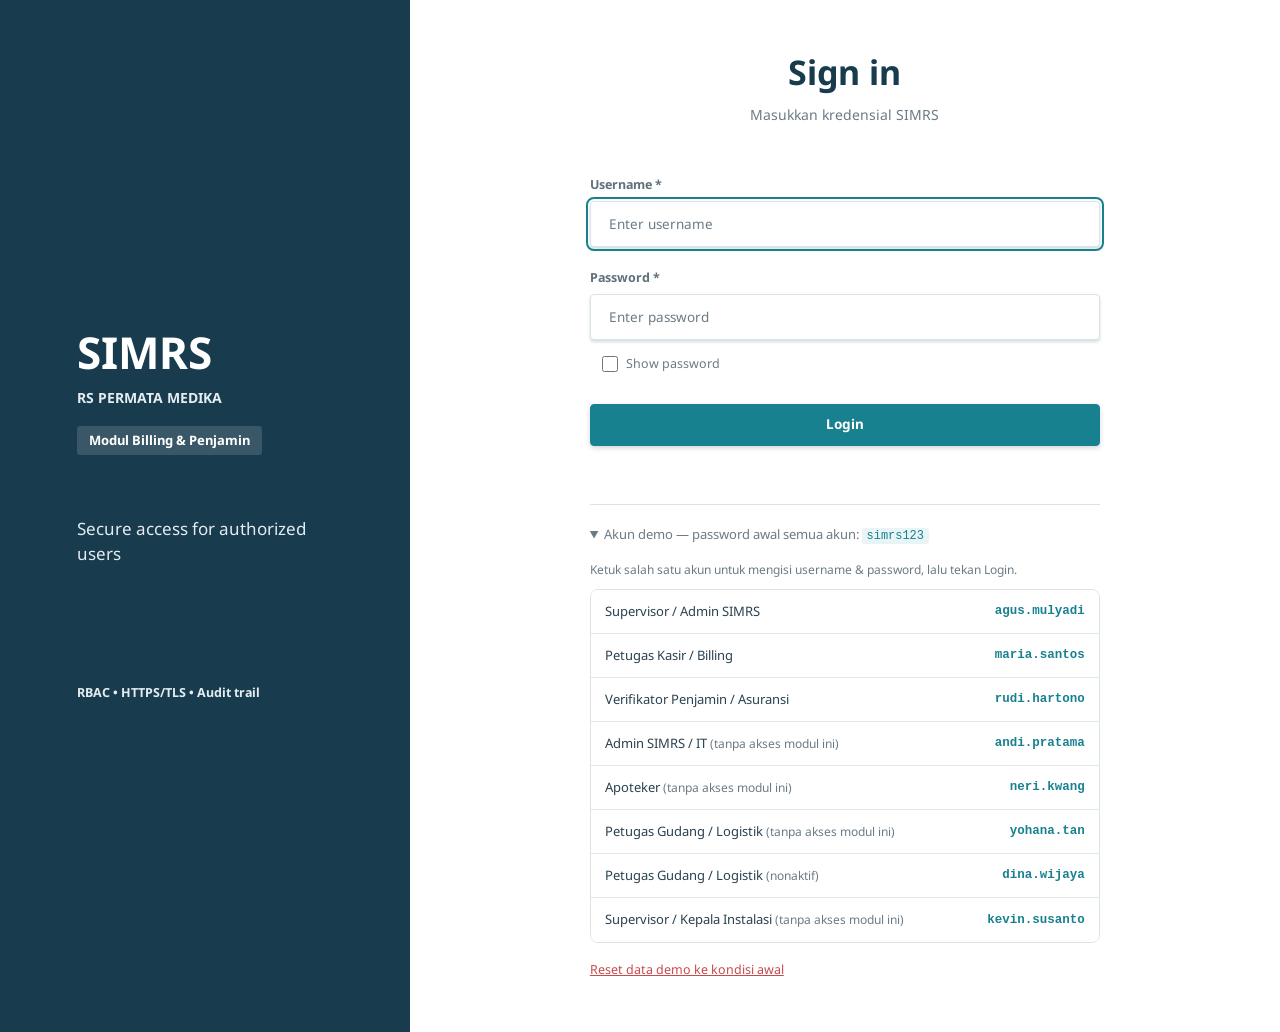
<file: billing/index.html>
<!DOCTYPE html>
<html lang="id">
<head>
  <meta charset="UTF-8">
  <meta name="viewport" content="width=device-width, initial-scale=1, viewport-fit=cover">
  <meta name="theme-color" content="#183b4e">
  <title>Billing · SIMRS</title>
  <link rel="icon" href="data:image/svg+xml,%3Csvg xmlns='http://www.w3.org/2000/svg' viewBox='0 0 32 32'%3E%3Crect width='32' height='32' rx='6' fill='%23183b4e'/%3E%3Cpath d='M13 8h6v5h5v6h-5v5h-6v-5H8v-6h5z' fill='%2317818f'/%3E%3C/svg%3E">
  <link rel="preconnect" href="https://fonts.googleapis.com">
  <link rel="preconnect" href="https://fonts.gstatic.com" crossorigin>
  <link rel="stylesheet" href="https://fonts.googleapis.com/css2?family=Noto+Sans:wght@400;500;600;700&display=swap">
  <style>
/* =========================================================
   SIMRS RS Permata Medika — style.css
   Warna & tata letak mengikuti desain UI/GUI Week 5 Kelompok 7.
   Responsif: laptop (sidebar tetap) & HP (drawer + bottom nav).
   ========================================================= */
:root {
  --navy: #183b4e; --navy-ink: #e3ecf0; --navy-muted: #a9bfc9;
  --teal: #17818f; --teal-dark: #116673; --teal-text: #17818f; --teal-soft: #e8f4f5;
  --bg: #f4f7f8; --surface: #ffffff; --surface-2: #f5f8f9;
  --ink: #183b4e; --text: #2a4250; --muted: #6b7b86; --label: #5f717c;
  --line: #d9e4e8; --line-2: #e0e9ec; --th: #eaf5f6;
  --ok-bg: #cfe3d8; --ok: #1d4b36;
  --warn-bg: #f5e6b3; --warn: #7a5a00;
  --bad: #c94a4a; --bad-bg: #f7dcdc; --bad-ink: #8f2d2d; --bad-text: #c94a4a;
  --muted-bg: #e6ecef; --muted-ink: #56707c;
  --btn-border: #dde6e9; --btn-hover: #f3f7f8; --input-bad-bg: #fff6f6;
  --overlay: rgba(24, 59, 78, .38);
  --sh-sm: 0 2px 3px rgba(24, 59, 78, .18);
  --sh: 0 2px 5px rgba(24, 59, 78, .2);
  --sh-lg: 0 8px 22px rgba(24, 59, 78, .22);
  --chevron: url("data:image/svg+xml,%3Csvg xmlns='http://www.w3.org/2000/svg' viewBox='0 0 24 24' fill='none' stroke='%23183b4e' stroke-width='2.2' stroke-linecap='round'%3E%3Cpath d='M7 10l5 5 5-5'/%3E%3C/svg%3E");
  --font: "Noto Sans", "Segoe UI", system-ui, -apple-system, Roboto, Arial, sans-serif;
  --inset-top: env(safe-area-inset-top, 0px);
  --inset-bottom: env(safe-area-inset-bottom, 0px);
  color-scheme: light;
  box-sizing: border-box;
  padding-top: env(safe-area-inset-top, 0px);
  padding-bottom: env(safe-area-inset-bottom, 0px);
}
@media (prefers-color-scheme: dark) {
  :root:not([data-theme="light"]) {
    --navy: #0d2331; --navy-ink: #d6e4ea; --navy-muted: #8aa3ad;
    --teal: #1b8c9b; --teal-dark: #21a0b1; --teal-text: #7cc9d3; --teal-soft: #173c44;
    --bg: #0e1a20; --surface: #15252d; --surface-2: #1b2f38;
    --ink: #e6f0f3; --text: #c8d7dd; --muted: #8ea3ac; --label: #9fb3bb;
    --line: #2b424c; --line-2: #253a43; --th: #1b3942;
    --ok-bg: #1d3d30; --ok: #9ad4b3; --warn-bg: #3b3217; --warn: #ecd083;
    --bad: #d25b5b; --bad-bg: #43242a; --bad-ink: #f0a9a9; --bad-text: #f08a8a;
    --muted-bg: #243841; --muted-ink: #a3b8c0;
    --btn-border: #2f4852; --btn-hover: #1f3640; --input-bad-bg: #3a2227;
    --overlay: rgba(0, 0, 0, .55);
    --sh-sm: 0 2px 3px rgba(0, 0, 0, .35); --sh: 0 2px 6px rgba(0, 0, 0, .4); --sh-lg: 0 10px 26px rgba(0, 0, 0, .5);
    --chevron: url("data:image/svg+xml,%3Csvg xmlns='http://www.w3.org/2000/svg' viewBox='0 0 24 24' fill='none' stroke='%23d6e4ea' stroke-width='2.2' stroke-linecap='round'%3E%3Cpath d='M7 10l5 5 5-5'/%3E%3C/svg%3E");
    color-scheme: dark;
  }
}
:root[data-theme="dark"] {
  --navy: #0d2331; --navy-ink: #d6e4ea; --navy-muted: #8aa3ad;
  --teal: #1b8c9b; --teal-dark: #21a0b1; --teal-text: #7cc9d3; --teal-soft: #173c44;
  --bg: #0e1a20; --surface: #15252d; --surface-2: #1b2f38;
  --ink: #e6f0f3; --text: #c8d7dd; --muted: #8ea3ac; --label: #9fb3bb;
  --line: #2b424c; --line-2: #253a43; --th: #1b3942;
  --ok-bg: #1d3d30; --ok: #9ad4b3; --warn-bg: #3b3217; --warn: #ecd083;
  --bad: #d25b5b; --bad-bg: #43242a; --bad-ink: #f0a9a9; --bad-text: #f08a8a;
  --muted-bg: #243841; --muted-ink: #a3b8c0;
  --btn-border: #2f4852; --btn-hover: #1f3640; --input-bad-bg: #3a2227;
  --overlay: rgba(0, 0, 0, .55);
  --sh-sm: 0 2px 3px rgba(0, 0, 0, .35); --sh: 0 2px 6px rgba(0, 0, 0, .4); --sh-lg: 0 10px 26px rgba(0, 0, 0, .5);
  --chevron: url("data:image/svg+xml,%3Csvg xmlns='http://www.w3.org/2000/svg' viewBox='0 0 24 24' fill='none' stroke='%23d6e4ea' stroke-width='2.2' stroke-linecap='round'%3E%3Cpath d='M7 10l5 5 5-5'/%3E%3C/svg%3E");
  color-scheme: dark;
}

*, *::before, *::after { box-sizing: border-box; }
[hidden] { display: none !important; }
html { height: 100%; background: var(--bg); scroll-padding-top: env(safe-area-inset-top, 0px); -webkit-text-size-adjust: 100%; }
body { margin: 0; height: 100%; font-family: var(--font); color: var(--text); background: var(--bg); font-size: 14px; line-height: 1.45; -webkit-font-smoothing: antialiased; -webkit-tap-highlight-color: transparent; }
#root { min-height: 100%; }
button, input, select { font: inherit; color: inherit; }
a { color: var(--teal-text); }
code { font-family: ui-monospace, Consolas, monospace; font-size: .92em; background: var(--teal-soft); color: var(--teal-text); padding: 1px 5px; border-radius: 3px; }
:focus-visible { outline: 2px solid var(--teal); outline-offset: 2px; }
.ico { width: 18px; height: 18px; fill: none; stroke: currentColor; stroke-width: 1.8; stroke-linecap: round; stroke-linejoin: round; flex: none; }
.muted { color: var(--muted); }
.small { font-size: 12.5px; }
.center { text-align: center; }
.mt { margin-top: 26px; }
.pad { padding: 10px 14px; }
.nowrap { white-space: nowrap; }
.ok-text { color: var(--ok); }
.bad-text { color: var(--bad-text); }

/* ---------- Login ---------- */
.login { display: grid; grid-template-columns: minmax(300px, 32%) 1fr; min-height: 100%; background: var(--surface); }
.login-brand { background: var(--navy); color: #fff; padding: 0 clamp(28px, 6vw, 84px); display: flex; flex-direction: column; justify-content: center; }
.login-brand h1 { font-size: 44px; line-height: 1; margin: 0; font-weight: 700; }
.login-brand .hosp { font-weight: 700; font-size: 14px; margin-top: 14px; color: var(--navy-ink); }
.login-brand .tag { font-size: 17px; margin: 62px 0 0; color: var(--navy-ink); }
.login-brand .sec { font-size: 12.5px; font-weight: 700; margin-top: 118px; color: var(--navy-ink); }
.login-form-wrap { display: flex; align-items: center; justify-content: center; padding: 48px 24px; }
.login-form { width: 100%; max-width: 510px; display: flex; flex-direction: column; gap: 22px; }
.login-form h2 { text-align: center; color: var(--ink); font-size: 34px; margin: 0; }
.login-form .sub { text-align: center; color: var(--muted); margin: -14px 0 28px; }
.show-pw { display: flex; align-items: center; gap: 8px; font-size: 12.5px; color: var(--muted); margin: -12px 0 4px 12px; cursor: pointer; width: fit-content; min-height: 28px; }
.show-pw input { accent-color: var(--teal); margin: 0; width: 16px; height: 16px; }
.login-error { color: var(--bad-text); text-align: center; font-size: 13px; min-height: 20px; margin: -6px 0 0; }
.demo { border-top: 1px solid var(--line); padding-top: 14px; font-size: 13px; }
.demo summary { cursor: pointer; color: var(--muted); padding: 6px 0; }
.demo-hint { color: var(--muted); font-size: 12px; margin: 10px 0; }
.demo-list { display: flex; flex-direction: column; border: 1px solid var(--line); border-radius: 8px; overflow: hidden; }
.demo-item { display: flex; justify-content: space-between; align-items: center; gap: 12px; min-height: 44px; padding: 8px 14px; background: var(--surface); border: 0; border-bottom: 1px solid var(--line-2); text-align: left; cursor: pointer; font-size: 13px; color: var(--text); }
.demo-item:last-child { border-bottom: 0; }
.demo-item strong { color: var(--teal-text); font-family: ui-monospace, Consolas, monospace; font-size: 12.5px; white-space: nowrap; }
.demo-item em { color: var(--bad-text); font-style: normal; font-size: 12px; }
.demo-item:hover, .demo-item:focus-visible { background: var(--teal-soft); }
.linkish { background: none; border: 0; color: var(--bad-text); font-size: 12.5px; margin-top: 12px; padding: 6px 0; cursor: pointer; text-decoration: underline; }

/* ---------- Form ---------- */
.field { display: flex; flex-direction: column; gap: 7px; min-width: 0; }
.field > label, .label { font-size: 12.5px; font-weight: 700; color: var(--label); }
.input, .select {
  height: 46px; width: 100%; border: 1px solid var(--line); border-radius: 4px; background-color: var(--surface);
  padding: 0 18px; box-shadow: var(--sh-sm); font-size: 13.5px; color: var(--ink);
}
.input::placeholder { color: var(--muted); }
.input[readonly], .input:disabled, .select:disabled { background-color: var(--surface-2); color: var(--text); }
.select { appearance: none; -webkit-appearance: none; padding-right: 40px; cursor: pointer; background-image: var(--chevron); background-repeat: no-repeat; background-position: right 14px center; background-size: 16px; }
.select:disabled { cursor: not-allowed; }
.input-sm, .select-sm { height: 38px; padding: 0 12px; font-size: 13px; box-shadow: none; }
.select-sm { padding-right: 34px; background-position: right 10px center; }
.input-sm { max-width: 120px; }
.input-bad { border-color: var(--bad); background-color: var(--input-bad-bg); }
.input-group { display: flex; gap: 10px; }
.form-grid { display: grid; grid-template-columns: repeat(2, minmax(0, 1fr)); gap: 24px 30px; max-width: 830px; }
.chips-row + .form-grid { margin-top: 24px; }
.inline-field { flex-direction: row; align-items: center; gap: 12px; }
.inline-field > label { white-space: nowrap; }
.inline-field .select { min-width: 240px; }
.form-error { color: var(--bad-text); font-size: 13px; min-height: 18px; margin: 8px 0 0; }
.note { color: var(--muted); font-size: 13px; margin: 22px 0 0; }
.date-range { display: flex; align-items: center; gap: 10px; }

/* ---------- Tombol & badge ---------- */
.btn {
  display: inline-flex; align-items: center; justify-content: center; gap: 8px; min-height: 42px; padding: 0 26px;
  border-radius: 4px; border: 1px solid var(--btn-border); background: var(--surface); color: var(--ink); font-weight: 700; font-size: 13.5px;
  cursor: pointer; box-shadow: var(--sh); text-decoration: none; white-space: nowrap;
}
.btn:hover { background: var(--btn-hover); }
.btn-primary { background: var(--teal); border-color: var(--teal); color: #fff; }
.btn-primary:hover { background: var(--teal-dark); }
.btn-danger { background: var(--bad); border-color: var(--bad); color: #fff; }
.btn-danger:hover { background: var(--bad); filter: brightness(.92); }
.btn-ok { background: var(--ok-bg); border-color: var(--ok-bg); color: var(--ok); }
.btn:disabled { opacity: .45; cursor: not-allowed; }
.btn-block { width: 100%; }
.btn-sm { min-height: 36px; padding: 0 14px; font-size: 12.5px; }
.btn-row { display: flex; flex-wrap: wrap; gap: 18px; }
.actions { display: flex; justify-content: flex-end; flex-wrap: wrap; gap: 18px; margin-top: 34px; }
.actions-tight { margin-top: 20px; }
.link { background: none; border: 0; padding: 4px 0; color: var(--teal-text); font-weight: 600; cursor: pointer; text-decoration: none; font-size: inherit; }
.link:hover { text-decoration: underline; }

.badge { display: inline-flex; align-items: center; min-height: 30px; padding: 0 20px; border-radius: 3px; border: 0; font-size: 12px; font-weight: 700; box-shadow: var(--sh-sm); white-space: nowrap; }
.b-ok { background: var(--ok-bg); color: var(--ok); }
.b-warn { background: var(--warn-bg); color: var(--warn); }
.b-info { background: var(--teal-soft); color: var(--teal-text); }
.b-bad { background: var(--bad-bg); color: var(--bad-ink); }
.b-muted { background: var(--muted-bg); color: var(--muted-ink); }
.toggle { cursor: pointer; }
.chips-row { display: flex; flex-wrap: wrap; align-items: center; gap: 16px; }

.pill { display: inline-block; padding: 3px 10px; border-radius: 999px; font-size: 11.5px; font-weight: 700; white-space: nowrap; }
.pill-ok { background: var(--ok-bg); color: var(--ok); }
.pill-warn { background: var(--warn-bg); color: var(--warn); }
.pill-info { background: var(--teal-soft); color: var(--teal-text); }
.pill-bad { background: var(--bad-bg); color: var(--bad-ink); }
.pill-muted { background: var(--muted-bg); color: var(--muted-ink); }
.pill-stack { display: flex; gap: 6px; flex-wrap: wrap; justify-content: flex-end; }
.you { color: var(--muted); font-size: 12px; }

.chip { min-height: 34px; padding: 0 18px; border-radius: 3px; border: 0; font-size: 12px; font-weight: 700; cursor: pointer; background: var(--teal-soft); color: var(--teal-text); box-shadow: var(--sh-sm); }
.chip-on { background: var(--teal); color: #fff; }
.chip-select { height: 36px; border: 0; border-radius: 3px; background-color: var(--teal-soft); color: var(--teal-text); font-weight: 700; font-size: 12.5px; padding: 0 14px; box-shadow: var(--sh-sm); cursor: pointer; }

/* ---------- Layout aplikasi ---------- */
.shell { display: grid; grid-template-columns: 238px minmax(0, 1fr); min-height: 100%; }
.sidebar {
  background: var(--navy); color: var(--navy-ink); position: sticky; top: env(safe-area-inset-top, 0px);
  height: calc(100vh - env(safe-area-inset-top, 0px) - env(safe-area-inset-bottom, 0px));
  height: calc(100dvh - env(safe-area-inset-top, 0px) - env(safe-area-inset-bottom, 0px));
  display: flex; flex-direction: column; padding: 26px 14px; overflow-y: auto; z-index: 60;
}
.brand { padding: 0 20px; }
.brand-top { display: flex; align-items: center; gap: 10px; font-size: 22px; font-weight: 700; color: #fff; }
.brand-top .ico { width: 22px; height: 22px; }
.brand-sub { font-size: 11.5px; font-weight: 700; margin-top: 12px; color: var(--navy-ink); }
.nav-label { font-size: 11.5px; font-weight: 700; color: var(--navy-ink); margin: 38px 20px 12px; }
.nav a { display: flex; align-items: center; gap: 16px; padding: 10px 20px; border-radius: 4px; color: var(--navy-ink); text-decoration: none; font-size: 13.5px; margin-bottom: 8px; white-space: nowrap; }
.nav a .ico { width: 16px; height: 16px; }
.nav a:hover:not(.active) { background: rgba(255, 255, 255, .07); }
.nav > a.active { background: var(--teal); font-weight: 700; color: #fff; box-shadow: 0 2px 4px rgba(0, 0, 0, .25); }
.nav .sub { margin: -2px 0 12px 32px; border-left: 1px solid rgba(255, 255, 255, .16); }
.nav .sub a { padding: 8px 12px 8px 20px; margin: 0; font-size: 12.5px; color: var(--navy-muted); border-radius: 0 4px 4px 0; white-space: normal; }
.nav .sub a.active { color: #fff; font-weight: 700; box-shadow: inset 3px 0 0 #6fcbd6; background: rgba(255, 255, 255, .06); }
.comps .comp { padding: 9px 30px; font-size: 13px; color: var(--navy-ink); }
.side-foot { margin-top: auto; padding: 34px 20px 0; display: flex; flex-direction: column; gap: 4px; }
.side-role { font-size: 12px; font-weight: 700; color: #fff; }
.side-user { font-size: 11.5px; color: var(--navy-muted); }
.side-logout { display: flex; align-items: center; gap: 10px; background: none; border: 0; color: var(--navy-ink); padding: 8px 0; margin-top: 22px; font-size: 13.5px; cursor: pointer; width: fit-content; }
.side-logout:hover { color: #fff; text-decoration: underline; }
.drawer-backdrop { display: none; }

.main { min-width: 0; display: flex; flex-direction: column; }
.topbar { height: 72px; background: var(--surface); box-shadow: var(--sh); display: flex; align-items: center; gap: 28px; padding: 0 40px; position: sticky; top: env(safe-area-inset-top, 0px); z-index: 40; }
.menu-btn { display: none; background: none; border: 0; color: var(--ink); cursor: pointer; width: 44px; height: 44px; align-items: center; justify-content: center; margin-left: -6px; }
.menu-btn .ico { width: 22px; height: 22px; }
.top-title { font-weight: 700; color: var(--ink); font-size: 14px; margin-right: auto; white-space: nowrap; }
.top-title .t-short { display: none; }
.top-search { position: relative; display: flex; align-items: center; gap: 8px; width: 230px; height: 38px; padding: 0 14px; border-radius: 3px; box-shadow: var(--sh); color: var(--muted); background: var(--surface); border: 1px solid var(--line-2); }
.top-search .ico { width: 14px; height: 14px; }
.top-search input { border: 0; outline: 0; width: 100%; font-size: 12.5px; background: transparent; color: var(--ink); min-width: 0; }
.top-search:focus-within { box-shadow: 0 0 0 2px var(--teal); }
.search-drop { position: absolute; top: 44px; left: 0; right: 0; min-width: 240px; background: var(--surface); border-radius: 8px; box-shadow: var(--sh-lg); overflow: hidden; border: 1px solid var(--line-2); z-index: 5; }
.search-drop a { display: flex; align-items: center; gap: 8px; padding: 11px 14px; text-decoration: none; color: var(--ink); font-size: 13px; }
.search-drop a small { color: var(--muted); margin-left: auto; }
.search-drop a:hover, .search-drop a:first-child { background: var(--teal-soft); }
.search-drop .drop-group { font-size: 11.5px; font-weight: 700; color: var(--muted); padding: 10px 14px 4px; border-top: 1px solid var(--line-2); }
.search-drop a.locked { color: var(--muted); background: transparent; }
.search-drop a.locked .ico { width: 14px; height: 14px; color: var(--bad-text); }
.top-clock { display: flex; align-items: center; gap: 8px; color: var(--teal-text); font-size: 12.5px; font-weight: 600; white-space: nowrap; }
.avatar-wrap { position: relative; }
.avatar { width: 40px; height: 40px; border-radius: 3px; border: 0; background: var(--teal); color: #fff; font-weight: 700; font-size: 12.5px; cursor: pointer; box-shadow: var(--sh); }
.avatar-menu { position: absolute; right: 0; top: 50px; width: min(260px, 88vw); background: var(--surface); border-radius: 8px; box-shadow: var(--sh-lg); padding: 16px; display: flex; flex-direction: column; gap: 4px; font-size: 13px; border: 1px solid var(--line-2); }
.avatar-menu strong { color: var(--ink); }
.avatar-menu .btn { margin-top: 10px; }
.bottom-nav { display: none; }

.view { padding: 30px 40px 60px; width: 100%; max-width: 1200px; outline: none; }
.page-head { display: flex; align-items: flex-start; justify-content: space-between; gap: 20px; margin-bottom: 26px; }
.page-head h1 { color: var(--ink); font-size: 29px; line-height: 1.2; margin: 0; }
.subtitle { color: var(--muted); font-size: 13.5px; margin: 8px 0 0; }

.stats { display: grid; grid-template-columns: repeat(auto-fill, minmax(190px, 212px)); gap: 24px; margin-bottom: 28px; }
.stat { background: var(--surface); border-radius: 10px; box-shadow: var(--sh); padding: 24px 24px 20px; min-height: 128px; display: flex; flex-direction: column; text-decoration: none; color: inherit; border: 1px solid var(--line-2); }
.stat-link:hover { border-color: var(--teal); }
.stat-label { font-size: 12px; font-weight: 700; color: var(--label); }
.stat-value { font-size: 26px; font-weight: 700; color: var(--ink); margin: 18px 0 12px; line-height: 1; }
.stat-value-sm { font-size: 20px; }
.stat-cap { font-size: 11.5px; color: var(--muted); margin-top: auto; }

.panel { background: var(--surface); border-radius: 30px; box-shadow: var(--sh); padding: 30px 36px 34px; border: 1px solid var(--line-2); }
.panel-md { border-radius: 24px; }
.panel-top { display: flex; align-items: center; justify-content: space-between; flex-wrap: wrap; gap: 16px; margin-bottom: 22px; }
.panel-top .panel-title { margin: 0; }
.panel-title { font-size: 16px; font-weight: 700; color: var(--ink); margin: 0 0 22px; }
.sub-title { font-size: 15px; font-weight: 700; color: var(--ink); margin: 32px 0 16px; }
.grid-2 { display: grid; grid-template-columns: repeat(2, minmax(0, 1fr)); gap: 28px; }
.section { margin-top: 34px; }
.section-title { font-size: 16px; color: var(--ink); margin: 0 0 14px; }

.quick-row { display: grid; grid-template-columns: 196px 1fr; gap: 12px; padding: 13px 4px; text-decoration: none; color: inherit; border-radius: 4px; }
.quick-row strong { color: var(--ink); font-size: 13.5px; }
.quick-row span { color: var(--muted); font-size: 12.5px; }
.quick-row:hover { background: var(--teal-soft); }
.act-row { display: flex; justify-content: space-between; gap: 16px; padding: 13px 0; font-size: 13.5px; color: var(--ink); }
.act-row time { color: var(--muted); font-size: 12.5px; white-space: nowrap; }

.menu-list { display: flex; flex-direction: column; gap: 10px; }
.menu-row { display: grid; grid-template-columns: minmax(180px, 300px) 1fr; gap: 12px; align-items: center; padding: 12px 30px; background: var(--surface-2); border-radius: 3px; box-shadow: var(--sh-sm); text-decoration: none; color: inherit; border: 1px solid var(--line-2); }
.menu-row strong { color: var(--ink); font-size: 13.5px; }
.menu-row span { color: var(--muted); font-size: 12.5px; }
.menu-row:hover { border-color: var(--teal); background: var(--surface); }

/* ---------- Tabel ---------- */
.toolbar { display: flex; align-items: center; gap: 18px; flex-wrap: wrap; background: var(--surface); padding: 10px 28px; box-shadow: var(--sh); margin-bottom: 20px; border-radius: 2px; }
.toolbar-plain { background: none; box-shadow: none; padding: 0; }
.search-inline { display: flex; align-items: center; gap: 10px; flex: 1; min-width: 220px; color: var(--muted); }
.search-inline .ico { width: 14px; height: 14px; }
.search-inline input { border: 0; outline: 0; width: 100%; height: 36px; font-size: 13.5px; color: var(--ink); background: transparent; }
.table-wrap { background: var(--surface); box-shadow: var(--sh); overflow-x: auto; max-width: 100%; }
.tbl { border-collapse: collapse; width: 100%; font-size: 12.5px; }
.tbl th { background: var(--th); color: var(--ink); font-weight: 700; text-align: left; padding: 0 18px; height: 56px; border: 1px solid var(--line); white-space: nowrap; }
.tbl td { padding: 10px 18px; height: 56px; border: 1px solid var(--line-2); color: var(--text); }
.tbl .num { text-align: right; font-variant-numeric: tabular-nums; }
.tbl-compact th, .tbl-compact td { height: 38px; padding: 6px 12px; }
.hint { color: var(--muted); font-size: 12.5px; margin: 10px 0 0; }

/* ---------- Billing ---------- */
.total-row { display: flex; justify-content: space-between; align-items: center; flex-wrap: wrap; gap: 18px; margin-top: 18px; }
.total { display: flex; align-items: baseline; gap: 60px; margin-left: auto; }
.total span { font-size: 13px; font-weight: 700; color: var(--label); }
.total strong { font-size: 22px; color: var(--ink); }
.big-amount { font-size: 30px; font-weight: 700; color: var(--ink); margin-top: 8px; }
.saldo-row { display: flex; align-items: flex-end; gap: 40px; margin-top: 30px; flex-wrap: wrap; }
.saldo { font-size: 24px; font-weight: 700; color: var(--ok); margin-top: 6px; }
.saldo-due { color: var(--warn); }
.inv-head { display: flex; justify-content: space-between; align-items: flex-start; gap: 20px; margin-bottom: 22px; }
.inv-title { font-size: 25px; color: var(--ink); margin: 0 0 6px; }
.inv-org { display: flex; flex-direction: column; align-items: flex-end; gap: 6px; text-align: right; }
.inv-org strong { color: var(--teal-text); font-size: 14px; }
.inv-org span { color: var(--muted); font-size: 12.5px; }
.inv-org .stamp { color: var(--ok); border: 2px solid var(--ok); padding: 2px 12px; font-weight: 700; letter-spacing: 1px; transform: rotate(-4deg); margin-top: 6px; }

/* ---------- Penjamin / Inventory / Reports ---------- */
.verify-row { display: flex; align-items: center; gap: 22px; flex-wrap: wrap; font-size: 13.5px; }
.add-line { margin-top: 14px; max-width: 360px; }
.report-type { display: flex; align-items: center; gap: 40px; flex-wrap: wrap; }
.report-head { display: flex; justify-content: space-between; align-items: center; margin: 30px 0 12px; }
.dl { display: grid; grid-template-columns: 110px 1fr; gap: 6px 12px; margin: 0 0 12px; font-size: 13.5px; }
.dl dt { color: var(--muted); }
.dl dd { margin: 0; color: var(--ink); font-weight: 600; }

/* ---------- 403 / kosong ---------- */
.forbidden { max-width: 620px; margin: 40px auto; text-align: center; }
.forbidden h1 { color: var(--ink); font-size: 26px; margin: 12px 0; }
.forbidden-icon { display: inline-flex; width: 64px; height: 64px; border-radius: 50%; background: var(--bad-bg); color: var(--bad-text); align-items: center; justify-content: center; }
.forbidden-icon .ico { width: 30px; height: 30px; }
.forbidden .btn { margin-top: 16px; }
.empty { text-align: center; padding: 28px 10px; }
.empty h3 { color: var(--ink); margin: 0 0 8px; font-size: 17px; }
.empty p { color: var(--muted); margin: 0 0 18px; }

/* ---------- Modal & toast ---------- */
.modal-backdrop { position: fixed; inset: 0; background: var(--overlay); display: flex; align-items: center; justify-content: center; padding: 20px; padding-top: calc(20px + env(safe-area-inset-top, 0px)); padding-bottom: calc(20px + env(safe-area-inset-bottom, 0px)); z-index: 100; }
.modal { background: var(--surface); border-radius: 30px; width: 100%; max-width: 560px; max-height: 100%; overflow-y: auto; padding: 40px 44px 36px; box-shadow: var(--sh-lg); animation: pop .16s ease-out; border: 1px solid var(--line-2); }
.modal h2 { text-align: center; color: var(--ink); font-size: 26px; margin: 0 0 22px; }
.modal-body { color: var(--text); font-size: 14px; }
.modal-body ul { padding-left: 20px; }
.modal-actions { display: flex; justify-content: center; gap: 50px; margin-top: 30px; }
.modal-actions .btn { min-width: 150px; }
@keyframes pop { from { transform: scale(.97); opacity: 0; } to { transform: none; opacity: 1; } }
#toast-root { position: fixed; right: 24px; bottom: calc(24px + env(safe-area-inset-bottom, 0px)); display: flex; flex-direction: column; gap: 10px; z-index: 200; max-width: 380px; pointer-events: none; }
.toast { background: #183b4e; color: #fff; padding: 12px 18px; border-radius: 6px; box-shadow: var(--sh-lg); font-size: 13.5px; border-left: 4px solid #6fcbd6; transition: opacity .4s, transform .4s; }
.toast-bad { border-left-color: #ef8a8a; }
.toast-info { border-left-color: #f5e6b3; }
.toast.hide { opacity: 0; transform: translateY(8px); }

@media (prefers-reduced-motion: reduce) { .modal { animation: none; } .toast, .sidebar { transition: none !important; } }

/* ---------- Tablet ---------- */
@media (max-width: 1000px) {
  .grid-2 { grid-template-columns: 1fr; }
  .top-clock span { display: none; }
}

/* ---------- HP: drawer + bottom navigation ---------- */
@media (max-width: 860px) {
  .shell { grid-template-columns: minmax(0, 1fr); }
  .sidebar {
    position: fixed; left: 0; top: 0; bottom: 0; height: auto; width: min(280px, 84vw);
    transform: translateX(-102%); transition: transform .22s ease;
    padding-top: calc(22px + env(safe-area-inset-top, 0px)); padding-bottom: calc(22px + env(safe-area-inset-bottom, 0px));
  }
  .sidebar.open { transform: none; box-shadow: 8px 0 28px rgba(0, 0, 0, .35); }
  .sidebar.open ~ .drawer-backdrop { display: block; position: fixed; inset: 0; background: var(--overlay); z-index: 50; }
  .nav a { min-height: 44px; }
  .menu-btn { display: inline-flex; }
  .topbar { height: 60px; padding: 0 12px 0 10px; gap: 10px; }
  .top-title { margin-right: 0; }
  .top-title .t-long { display: none; }
  .top-title .t-short { display: inline; font-size: 17px; }
  .top-search { flex: 1; width: auto; height: 40px; }
  .top-clock { display: none; }
  .search-drop { position: fixed; left: 10px; right: 10px; top: calc(62px + env(safe-area-inset-top, 0px)); }

  .bottom-nav {
    display: flex; position: fixed; left: 0; right: 0; bottom: 0; z-index: 45;
    background: var(--surface); border-top: 1px solid var(--line); box-shadow: 0 -2px 8px rgba(0, 0, 0, .08);
    padding: 0 4px env(safe-area-inset-bottom, 0px);
  }
  .bottom-nav a, .bottom-nav button {
    flex: 1; min-width: 0; height: 60px; display: flex; flex-direction: column; align-items: center; justify-content: center; gap: 4px;
    font-size: 11px; font-weight: 600; color: var(--muted); text-decoration: none; background: none; border: 0; cursor: pointer; position: relative;
  }
  .bottom-nav span { max-width: 100%; overflow: hidden; text-overflow: ellipsis; white-space: nowrap; padding: 0 2px; }
  .bottom-nav .ico { width: 21px; height: 21px; }
  .bottom-nav .active { color: var(--teal-text); }
  .bottom-nav .active::before { content: ""; position: absolute; top: 0; left: 28%; right: 28%; height: 3px; border-radius: 0 0 3px 3px; background: var(--teal); }
  #toast-root { left: 12px; right: 12px; max-width: none; bottom: calc(72px + env(safe-area-inset-bottom, 0px)); }
  [data-view="login"] ~ #toast-root, .no-bottom-nav #toast-root { bottom: calc(16px + env(safe-area-inset-bottom, 0px)); }

  .view { padding: 18px 14px calc(92px + env(safe-area-inset-bottom, 0px)); }
  .page-head { flex-direction: column; gap: 14px; margin-bottom: 18px; }
  .page-head h1 { font-size: 23px; }
  .page-head-actions, .page-head-actions .btn { width: 100%; }
  .stats { grid-template-columns: repeat(2, minmax(0, 1fr)); gap: 12px; margin-bottom: 18px; }
  .stat { padding: 16px; min-height: 104px; }
  .stat-value { font-size: 23px; margin: 12px 0 8px; }
  .stat-value-sm { font-size: 17px; }
  .panel { padding: 22px 16px 22px; border-radius: 20px; }
  .panel-md { border-radius: 18px; }
  .grid-2 { gap: 16px; }
  .form-grid { grid-template-columns: minmax(0, 1fr); gap: 18px; }
  .input, .select, .search-inline input, .top-search input { font-size: 16px; } /* cegah auto-zoom iOS */
  .input-sm, .select-sm { font-size: 16px; height: 42px; }
  .inline-field { flex-direction: column; align-items: stretch; gap: 7px; width: 100%; }
  .inline-field .select { min-width: 0; width: 100%; }
  .toolbar { padding: 10px 12px; gap: 10px; }
  .search-inline { min-width: 100%; }
  .chip-select { flex: 1; height: 40px; }
  .actions { gap: 12px; margin-top: 26px; }
  .actions .btn { flex: 1 1 140px; }
  .btn-row { gap: 10px; }
  .btn-row .btn { flex: 1 1 120px; padding: 0 12px; }
  .quick-row, .menu-row { grid-template-columns: minmax(0, 1fr); gap: 2px; padding: 12px 14px; }
  .report-type { gap: 12px; align-items: flex-start; flex-direction: column; }
  .date-range { flex-wrap: wrap; }
  .date-range .input { flex: 1 1 130px; }
  .date-range span { display: none; }
  .total { gap: 24px; }
  .big-amount { font-size: 26px; }
  .saldo-row { gap: 18px; }
  .inv-head { flex-direction: column; }
  .inv-org { align-items: flex-start; text-align: left; }
  .modal { padding: 28px 20px 22px; border-radius: 22px; }
  .modal h2 { font-size: 22px; }
  .modal-actions { gap: 12px; }
  .modal-actions .btn { min-width: 0; flex: 1; }
  .forbidden { margin: 10px auto; }

  .login { grid-template-columns: minmax(0, 1fr); grid-template-rows: auto 1fr; }
  .login-brand { padding: 30px 24px 26px; }
  .login-brand h1 { font-size: 34px; }
  .login-brand .tag { margin-top: 18px; font-size: 15px; }
  .login-brand .sec { margin-top: 12px; }
  .login-form-wrap { padding: 28px 20px 32px; align-items: flex-start; }
  .login-form { gap: 18px; }
  .login-form h2 { font-size: 28px; }
  .login-form .sub { margin: -12px 0 10px; }
}

/* ---------- HP kecil: tabel jadi kartu ---------- */
@media (max-width: 640px) {
  .table-wrap { background: transparent; box-shadow: none; overflow: visible; }
  .tbl thead { display: none; }
  .tbl, .tbl tbody, .tbl tr, .tbl td { display: block; width: 100%; }
  .tbl tr { background: var(--surface); border: 1px solid var(--line); border-radius: 12px; margin-bottom: 12px; padding: 6px 0; box-shadow: var(--sh-sm); }
  .tbl td { border: 0; height: auto; padding: 7px 16px; display: flex; align-items: center; justify-content: space-between; gap: 14px; text-align: right; min-height: 36px; }
  .tbl td::before { content: attr(data-label); font-weight: 700; color: var(--label); font-size: 12px; text-align: left; flex: none; max-width: 46%; }
  .tbl td:first-child { font-weight: 700; color: var(--ink); }
  .tbl td.center { justify-content: center; text-align: center; }
  .tbl .input-sm { max-width: 130px; }
  .tbl-compact td { min-height: 32px; }
  .panel .table-wrap .tbl tr { box-shadow: none; background: var(--surface-2); }
}

@media (max-width: 380px) {
  .stats { grid-template-columns: minmax(0, 1fr); }
  .top-title .t-short { display: none; }
}

/* ---------- Cetak invoice ---------- */
@media print {
  .sidebar, .topbar, .bottom-nav, .no-print, #toast-root, .page-head, .drawer-backdrop { display: none !important; }
  .shell { display: block; }
  body, .view { background: #fff; padding: 0; }
  .panel, .table-wrap { box-shadow: none; border: 0; }
}

/* =========================================================
   Tambahan UTS: label modul, akses role, matriks RBAC, inventory
   ========================================================= */
.brand-mod { display: inline-block; margin-top: 10px; padding: 3px 10px; border-radius: 3px; background: rgba(255, 255, 255, .12); color: #fff; font-size: 11.5px; font-weight: 700; }
.login-module { display: inline-block; margin-top: 18px; padding: 5px 12px; border-radius: 3px; background: rgba(255, 255, 255, .14); color: #fff; font-size: 13px; font-weight: 700; width: fit-content; }
.linkish-muted { color: var(--muted); align-self: center; }
.demo-item em { color: var(--muted); }
.mt-s { margin-top: 16px; }
.note-top { margin: 0 0 18px; }
.form-grid-3 { grid-template-columns: minmax(0, 1.3fr) minmax(0, 1fr) minmax(0, 1fr); max-width: none; }
.pill-left { justify-content: flex-start; }

.access { display: grid; gap: 12px; margin-top: 4px; }
.access-inline { grid-template-columns: repeat(auto-fill, minmax(220px, 1fr)); padding: 14px 16px; border: 1px dashed var(--line); border-radius: 8px; background: var(--surface-2); }
.access-changed { border-color: var(--teal); border-style: solid; background: var(--teal-soft); }
.access-group strong { color: var(--ink); font-size: 13px; }
.access-group ul { margin: 6px 0 0; padding-left: 18px; color: var(--text); font-size: 13px; }
.access-group li { margin: 2px 0; }

.tbl-matrix th:not(:first-child) { white-space: normal; text-align: center; min-width: 92px; line-height: 1.25; padding: 8px; }
.tbl-matrix td:first-child { min-width: 240px; }
.tbl .row-group td { background: var(--surface-2); color: var(--ink); font-weight: 700; height: 40px; }
.tbl .col-me { background: var(--teal-soft); }
.tbl th.col-me { background: var(--teal); color: #fff; }
.yes { color: var(--ok); font-weight: 700; font-size: 15px; }
.no { color: var(--muted); }

.tabs { display: flex; gap: 10px; flex-wrap: wrap; margin-bottom: 20px; }
.sum-row { display: grid; grid-template-columns: repeat(auto-fill, minmax(170px, 1fr)); gap: 14px; margin: 6px 0 22px; }
.sum { background: var(--surface-2); border: 1px solid var(--line-2); border-radius: 8px; padding: 14px 16px; }
.sum span { display: block; font-size: 12px; font-weight: 700; color: var(--label); }
.sum strong { display: block; font-size: 19px; color: var(--ink); margin-top: 6px; }
.line-add { display: grid; grid-template-columns: minmax(0, 1fr) 120px auto; gap: 12px; align-items: end; margin-top: 16px; max-width: 760px; }
.qty-cell { display: flex; align-items: center; gap: 8px; }
.in { color: var(--ok); font-weight: 700; }
.out { color: var(--bad-text); font-weight: 700; }
.flow-hint { display: flex; flex-wrap: wrap; gap: 8px; align-items: center; color: var(--muted); font-size: 12.5px; margin: -12px 0 22px; }
.flow-hint b { color: var(--ink); }

@media (max-width: 860px) {
  .form-grid-3 { grid-template-columns: minmax(0, 1fr); }
  .line-add { grid-template-columns: minmax(0, 1fr) 100px; }
  .line-add .btn { grid-column: 1 / -1; }
  .brand-mod { margin-top: 8px; }
  .login-module { margin-top: 12px; }
}
@media (max-width: 640px) {
  .tbl .row-group { background: transparent; border: 0; box-shadow: none; padding: 0; margin: 18px 0 8px; }
  .tbl .row-group td { background: transparent; justify-content: flex-start; padding: 0 4px; min-height: 0; font-size: 14px; }
  .tbl .row-group td::before { content: none; }
  .tbl-matrix td:first-child { min-width: 0; }
  .tbl .col-me { background: var(--teal-soft); border-radius: 6px; }
}
.link-bad { color: var(--bad-text); }
.modal-wide { max-width: 860px; }
.modal-wide h2 { font-size: 22px; }
@media (max-width: 640px) {
  .tbl-matrix td.center { justify-content: space-between; text-align: right; }
}

  </style>
</head>
<body>
  <div id="root"></div>
  <div id="modal-root"></div>
  <div id="toast-root" aria-live="polite"></div>
<script>
/* ==== shared/base.js ==== */
/* =========================================================
   SIMRS RS Permata Medika — Kelompok 7
   base.js : data bersama ketiga aplikasi (ikon, role, unit, akun)
   Akun pengguna dikelola di Modul Authentication; Billing dan
   Inventory memakai akun & role yang sama.
   ========================================================= */

const ROLES = {
  admin_it:         { label: 'Admin SIMRS / IT',                short: 'Admin SIMRS / IT' },
  supervisor_admin: { label: 'Supervisor / Admin SIMRS',        short: 'Supervisor / Admin SIMRS' },
  kasir:            { label: 'Petugas Kasir / Billing',         short: 'Kasir / Billing' },
  verifikator:      { label: 'Verifikator Penjamin / Asuransi', short: 'Verifikator Penjamin' },
  gudang:           { label: 'Petugas Gudang / Logistik',       short: 'Gudang / Logistik' },
  kepala_instalasi: { label: 'Supervisor / Kepala Instalasi',   short: 'Kepala Instalasi' },
  apoteker:         { label: 'Apoteker',                        short: 'Apoteker' },
};
const ALL_ROLES = Object.keys(ROLES);

const UNITS = ['IT', 'Manajemen', 'Billing', 'Penjamin', 'Pharmacy', 'Warehouse', 'Instalasi Farmasi', 'IGD', 'Rawat Inap'];

/* Akun bersama (password awal semua akun: simrs123) */
function seedUsers(pw) {
  return [
    { id: 'USR-001', name: 'Andi Pratama',  username: 'andi.pratama',  unit: 'IT',                role: 'admin_it',         status: 'Active',   password: pw },
    { id: 'USR-002', name: 'Agus Mulyadi',  username: 'agus.mulyadi',  unit: 'Manajemen',         role: 'supervisor_admin', status: 'Active',   password: pw },
    { id: 'USR-014', name: 'Maria Santos',  username: 'maria.santos',  unit: 'Billing',           role: 'kasir',            status: 'Active',   password: pw },
    { id: 'USR-017', name: 'Rudi Hartono',  username: 'rudi.hartono',  unit: 'Penjamin',          role: 'verifikator',      status: 'Active',   password: pw },
    { id: 'USR-021', name: 'Neri Kwang',    username: 'neri.kwang',    unit: 'Instalasi Farmasi', role: 'apoteker',         status: 'Active',   password: pw },
    { id: 'USR-025', name: 'Yohana Tan',    username: 'yohana.tan',    unit: 'Warehouse',         role: 'gudang',           status: 'Active',   password: pw },
    { id: 'USR-028', name: 'Dina Wijaya',   username: 'dina.wijaya',   unit: 'Warehouse',         role: 'gudang',           status: 'Inactive', password: pw },
    { id: 'USR-031', name: 'Kevin Susanto', username: 'kevin.susanto', unit: 'Instalasi Farmasi', role: 'kepala_instalasi', status: 'Active',   password: pw },
  ];
}

/* Penanda waktu relatif terhadap hari ini (dipakai data awal) */
const SeedTime = {
  now: new Date(),
  at(h, m, dayOffset = 0) {
    const d = new Date(this.now); d.setDate(d.getDate() + dayOffset); d.setHours(h, m, 0, 0);
    if (d > this.now) d.setDate(d.getDate() - 1); // jangan sampai tercatat di masa depan
    return d.toISOString();
  },
  day(offset = 0) {
    const d = new Date(this.now); d.setDate(d.getDate() + offset);
    return d.getFullYear() + '-' + String(d.getMonth() + 1).padStart(2, '0') + '-' + String(d.getDate()).padStart(2, '0');
  },
  ymd(offset = 0) { return this.day(offset).slice(2).replace(/-/g, ''); },
};

const ICONS = {
  home:    '<path d="M3 11l9-8 9 8"/><path d="M5 10v10h14V10"/>',
  user:    '<circle cx="12" cy="8" r="4"/><path d="M4 21c0-4 3.6-6.5 8-6.5s8 2.5 8 6.5"/>',
  receipt: '<path d="M6 3h12v18l-3-2-3 2-3-2-3 2z"/><path d="M9 8h6M9 12h6"/>',
  check:   '<path d="M12 3l8 3v6c0 5-3.5 8-8 9-4.5-1-8-4-8-9V6z"/><path d="M8.5 12l2.5 2.5 4.5-5"/>',
  shield:  '<path d="M12 3l8 3v6c0 5-3.5 8-8 9-4.5-1-8-4-8-9V6z"/><path d="M12 8v5M12 16v.5"/>',
  box:     '<path d="M3 7.5L12 3l9 4.5v9L12 21l-9-4.5z"/><path d="M3 7.5l9 4.5 9-4.5M12 12v9"/>',
  chart:   '<path d="M3 21h18"/><path d="M6 17v-5M11 17V6M16 17v-8"/>',
  list:    '<path d="M9 6h11M9 12h11M9 18h11"/><path d="M4 6h.5M4 12h.5M4 18h.5"/>',
  key:     '<circle cx="8" cy="15" r="4"/><path d="M11 12l9-9M16 7l3 3M14 9l2 2"/>',
  search:  '<circle cx="11" cy="11" r="7"/><path d="M20 20l-4-4"/>',
  clock:   '<circle cx="12" cy="12" r="9"/><path d="M12 7v5l3 2"/>',
  logout:  '<path d="M15 4h4v16h-4"/><path d="M10 8l-4 4 4 4M6 12h10"/>',
  menu:    '<path d="M4 6h16M4 12h16M4 18h16"/>',
  lock:    '<rect x="5" y="11" width="14" height="10" rx="2"/><path d="M8 11V7a4 4 0 0 1 8 0v4"/>',
  plus:    '<path d="M12 5v14M5 12h14"/>',
  x:       '<path d="M6 6l12 12M18 6L6 18"/>',
};

</script>
<script>
/* ==== apps/billing/config.js ==== */
/* =========================================================
   APLIKASI 2 — MODUL BILLING & PENJAMIN
   config.js : identitas aplikasi, hak akses, menu, data awal
   ========================================================= */

const APP = {
  id: 'billing',
  module: 'Billing',
  moduleLong: 'Modul Billing & Penjamin',
  storeKey: 'simrs_k7_billing_db',
  sessionKey: 'simrs_k7_billing_session',
  dbVersion: 1,
  defaultPassword: 'simrs123',
  allowDownload: true,
};

/* Role tanpa daftar hak akses (kosong) ditolak sejak login ke modul ini */
const PERMISSIONS = {
  kasir:            ['dashboard', 'billing.list', 'billing.detail', 'billing.edit', 'billing.payment', 'billing.invoice'],
  verifikator:      ['dashboard', 'penjamin.verify', 'penjamin.claim'],
  supervisor_admin: ['dashboard', 'reports.billing'],
  admin_it: [], gudang: [], kepala_instalasi: [], apoteker: [],
};

const MENU = [
  { key: 'dashboard', label: 'Dashboard', short: 'Dashboard', icon: 'home', route: 'dashboard', perm: 'dashboard' },
  { key: 'billing', label: 'Billing', short: 'Billing', icon: 'receipt', desc: 'Tagihan, invoice & pembayaran', children: [
      { label: 'Daftar Tagihan', route: 'billing', perm: 'billing.list', desc: 'Validasi tagihan & generate invoice' },
      { label: 'Pembayaran Self-Pay', route: 'billing/payment', perm: 'billing.payment', desc: 'Catat pembayaran pasien umum' },
      { label: 'Invoice / Kuitansi', route: 'billing/invoice', perm: 'billing.invoice', desc: 'Cetak atau kirim kuitansi' },
  ] },
  { key: 'penjamin', label: 'Penjamin', short: 'Penjamin', icon: 'check', desc: 'Verifikasi & klaim BPJS/asuransi', children: [
      { label: 'Verifikasi Penjamin', route: 'penjamin/verify', perm: 'penjamin.verify', desc: 'Cek kepesertaan BPJS / asuransi' },
      { label: 'Pengajuan Klaim', route: 'penjamin/claim', perm: 'penjamin.claim', desc: 'Submit klaim ke penjamin' },
  ] },
  { key: 'reports', label: 'Laporan Billing', short: 'Laporan', icon: 'chart', desc: 'Rekap transaksi & audit', route: 'reports', perm: 'reports.billing' },
];

const COMPONENTS = [
  { label: 'Transactional', modules: ['billing', 'penjamin'] },
  { label: 'Reporting',     modules: ['reports'] },
];

/* Master tarif layanan (contoh) — sumber item tagihan */
const TARIF = [
  { code: 'KON-01', cat: 'Consultation', name: 'Konsultasi dokter umum',     amount: 150000 },
  { code: 'KON-02', cat: 'Consultation', name: 'Konsultasi dokter spesialis', amount: 200000 },
  { code: 'KON-03', cat: 'Consultation', name: 'Konsultasi gizi',            amount: 100000 },
  { code: 'LAB-01', cat: 'Laboratory',   name: 'Darah lengkap (CBC)',        amount: 120000 },
  { code: 'LAB-02', cat: 'Laboratory',   name: 'Gula darah sewaktu',         amount: 45000 },
  { code: 'LAB-03', cat: 'Laboratory',   name: 'Kimia darah lengkap',        amount: 450000 },
  { code: 'RAD-01', cat: 'Radiology',    name: 'Rontgen thorax PA',          amount: 300000 },
  { code: 'RAD-02', cat: 'Radiology',    name: 'USG abdomen',                amount: 350000 },
  { code: 'TND-01', cat: 'Procedure',    name: 'Perawatan luka (wound dressing)', amount: 75000 },
  { code: 'TND-02', cat: 'Procedure',    name: 'Nebulisasi',                 amount: 90000 },
  { code: 'TND-03', cat: 'Procedure',    name: 'Eksisi lipoma',              amount: 600000 },
  { code: 'OBT-01', cat: 'Medicine',     name: 'Amoxicillin 500 mg (15 kapsul)', amount: 85000 },
  { code: 'OBT-02', cat: 'Medicine',     name: 'Paracetamol 500 mg (10 tablet)', amount: 25000 },
  { code: 'OBT-03', cat: 'Medicine',     name: 'Obat kronis 30 hari',        amount: 400000 },
  { code: 'ADM-01', cat: 'Administration', name: 'Biaya administrasi',       amount: 25000 },
];

function seedDB() {
  const T = SeedTime;
  const ymd = T.ymd(0), ymd1 = T.ymd(-1);
  const t = (code) => ({ ...TARIF.find((x) => x.code === code) });
  const bills = [
    { visit: `VST-${ymd}01`, mrn: 'RM002341', patient: 'Andi Wijaya',  poli: 'Poli Umum',          payer: 'Self-Pay',     payerName: 'Self-Pay', date: T.day(0), status: 'Ready',
      items: ['KON-01', 'OBT-01', 'LAB-01', 'TND-01'].map(t) },
    { visit: `VST-${ymd}02`, mrn: 'RM002342', patient: 'Siti Aminah',  poli: 'Poli Penyakit Dalam', payer: 'BPJS',         payerName: 'BPJS Kesehatan', memberNo: '0001234567890', date: T.day(0), status: 'Verify', patientShare: 0,
      items: ['KON-02', 'LAB-03', 'RAD-01', 'OBT-03'].map(t) },
    { visit: `VST-${ymd}03`, mrn: 'RM002343', patient: 'Budi Santoso', poli: 'Poli Bedah',          payer: 'Private Ins.', payerName: 'Asuransi Sehat Bersama', memberNo: 'POL-88420317', date: T.day(0), status: 'Pending', patientShare: 100000,
      items: ['KON-02', 'LAB-01', 'TND-03'].map(t) },
    { visit: `VST-${ymd}04`, mrn: 'RM002344', patient: 'Rina Lestari', poli: 'Poli Umum',           payer: 'Self-Pay',     payerName: 'Self-Pay', date: T.day(0), status: 'Paid', invoice: `INV-${ymd}001`,
      items: ['KON-01', 'OBT-02'].map(t) },
    { visit: `VST-${ymd1}05`, mrn: 'RM002330', patient: 'Dewi Kartika', poli: 'Poli Anak',          payer: 'BPJS',         payerName: 'BPJS Kesehatan', memberNo: '0002345678901', date: T.day(-1), status: 'Claim Submitted', patientShare: 0, claimNo: `KLM-${ymd1}001`,
      items: ['KON-02', 'LAB-01', 'TND-02'].map(t) },
    { visit: `VST-${ymd1}06`, mrn: 'RM002331', patient: 'Hendra Gunawan', poli: 'Poli Umum',        payer: 'Self-Pay',     payerName: 'Self-Pay', date: T.day(-1), status: 'Paid', invoice: `INV-${ymd1}001`,
      items: ['KON-01', 'LAB-02', 'OBT-02'].map(t) },
  ];
  const sum = (b) => b.items.reduce((s, i) => s + i.amount, 0);
  const invoices = [
    { no: `INV-${ymd1}001`, visit: bills[5].visit, mrn: 'RM002331', patient: 'Hendra Gunawan', payer: 'Self-Pay', items: bills[5].items, total: sum(bills[5]), status: 'Paid',
      createdAt: T.at(14, 10, -1), createdBy: 'Maria Santos', paidAt: T.at(14, 14, -1), method: 'Debit', amountPaid: sum(bills[5]), change: 0 },
    { no: `INV-${ymd}001`, visit: bills[3].visit, mrn: 'RM002344', patient: 'Rina Lestari', payer: 'Self-Pay', items: bills[3].items, total: sum(bills[3]), status: 'Paid',
      createdAt: T.at(8, 40), createdBy: 'Maria Santos', paidAt: T.at(8, 45), method: 'QRIS', amountPaid: sum(bills[3]), change: 0 },
  ];
  const claims = [
    { no: `KLM-${ymd1}001`, visit: bills[4].visit, patient: 'Dewi Kartika', payer: 'BPJS Kesehatan', amount: sum(bills[4]), submittedAt: T.at(15, 30, -1), submittedBy: 'Rudi Hartono', status: 'Submitted' },
  ];
  const audit = [
    { ts: T.at(8, 45), user: 'Maria Santos', role: 'Kasir / Billing', module: 'Billing', activity: `Record payment INV-${ymd}001 (QRIS, Rp 175,000)`, result: 'Success' },
    { ts: T.at(8, 40), user: 'Maria Santos', role: 'Kasir / Billing', module: 'Billing', activity: `Generate invoice INV-${ymd}001 (Rina Lestari)`, result: 'Success' },
    { ts: T.at(7, 58), user: 'Maria Santos', role: 'Kasir / Billing', module: 'Auth', activity: 'Login', result: 'Success' },
    { ts: T.at(15, 30, -1), user: 'Rudi Hartono', role: 'Verifikator Penjamin', module: 'Penjamin', activity: `Submit claim KLM-${ymd1}001 (Dewi Kartika)`, result: 'Success' },
    { ts: T.at(15, 12, -1), user: 'Rudi Hartono', role: 'Verifikator Penjamin', module: 'Penjamin', activity: `Verify payer BPJS ${bills[4].visit} (Dewi Kartika)`, result: 'Success' },
    { ts: T.at(14, 14, -1), user: 'Maria Santos', role: 'Kasir / Billing', module: 'Billing', activity: `Record payment INV-${ymd1}001 (Debit, Rp 220,000)`, result: 'Success' },
    { ts: T.at(14, 10, -1), user: 'Maria Santos', role: 'Kasir / Billing', module: 'Billing', activity: `Generate invoice INV-${ymd1}001 (Hendra Gunawan)`, result: 'Success' },
  ].sort((a, b) => b.ts.localeCompare(a.ts));

  return {
    version: APP.dbVersion, seededAt: T.now.toISOString(),
    seq: { invoice: 1, claim: 0 },
    users: seedUsers(APP.defaultPassword), bills, invoices, claims, audit,
  };
}

</script>
<script>
/* ==== shared/core.js ==== */
/* =========================================================
   core.js : utilitas, penyimpanan data, sesi, autentikasi,
             pengecekan RBAC, router, toast & modal
             (dipakai bersama oleh ketiga aplikasi)
   ========================================================= */

/* ---------- Utilitas ---------- */
const U = {
  esc(s) {
    return String(s ?? '').replace(/[&<>"']/g, (c) => ({ '&': '&amp;', '<': '&lt;', '>': '&gt;', '"': '&quot;', "'": '&#39;' }[c]));
  },
  rp(n) { return 'Rp ' + Number(n || 0).toLocaleString('en-US'); },
  num(n) { return Number(n || 0).toLocaleString('en-US'); },
  pad(n, w = 2) { return String(n).padStart(w, '0'); },
  time(iso) { const d = new Date(iso); return U.pad(d.getHours()) + ':' + U.pad(d.getMinutes()); },
  date(iso) { const d = new Date(iso); return U.pad(d.getDate()) + '/' + U.pad(d.getMonth() + 1) + '/' + d.getFullYear(); },
  dateTime(iso) { return U.date(iso) + ' ' + U.time(iso); },
  ymd(d = new Date()) { return String(d.getFullYear()).slice(2) + U.pad(d.getMonth() + 1) + U.pad(d.getDate()); },
  isoDay(d = new Date()) { return d.getFullYear() + '-' + U.pad(d.getMonth() + 1) + '-' + U.pad(d.getDate()); },
  isToday(iso) { return U.isoDay(new Date(iso)) === U.isoDay(); },
  daysUntil(isoDate) {
    const t = new Date(); t.setHours(0, 0, 0, 0);
    const e = new Date(isoDate + 'T00:00:00');
    return Math.round((e - t) / 86400000);
  },
  monthYear(isoDate) { const [y, m] = isoDate.split('-'); return m + '/' + y; },
  initials(name) {
    return String(name).replace(/^(dr\.|apt\.)\s*/i, '').split(/\s+/).filter(Boolean)
      .map((w) => w[0]).slice(0, 2).join('').toUpperCase();
  },
  icon(name, cls = '') { return `<svg class="ico ${cls}" viewBox="0 0 24 24" aria-hidden="true">${ICONS[name] || ''}</svg>`; },
  qs(sel, root = document) { return root.querySelector(sel); },
  qsa(sel, root = document) { return [...root.querySelectorAll(sel)]; },
  on(root, sel, ev, fn) { U.qsa(sel, root).forEach((el) => el.addEventListener(ev, fn)); },
  /* unduh tabel sebagai CSV (Excel-friendly) */
  downloadCsv(filename, head, rows) {
    const q = (v) => `"${String(v ?? '').replace(/"/g, '""')}"`;
    const csv = [head, ...rows].map((r) => r.map(q).join(',')).join('\r\n');
    try {
      const url = URL.createObjectURL(new Blob(['\ufeff' + csv], { type: 'text/csv;charset=utf-8' }));
      const a = document.createElement('a');
      a.href = url; a.download = filename;
      document.body.appendChild(a); a.click(); a.remove();
      setTimeout(() => URL.revokeObjectURL(url), 1000);
      UI.toast(`File ${filename} diunduh`, 'info');
    } catch (e) { UI.toast('Browser ini tidak mengizinkan unduhan file.', 'bad'); }
  },
};

/* ---------- Penyimpanan aman (fallback ke memori bila browser memblokir storage) ---------- */
const Safe = {
  mem: {},
  get(area, k) { try { return window[area].getItem(k); } catch (e) { return this.mem[area + k] ?? null; } },
  set(area, k, v) { try { window[area].setItem(k, v); } catch (e) { this.mem[area + k] = v; } },
  del(area, k) { try { window[area].removeItem(k); } catch (e) { /* abaikan */ } delete this.mem[area + k]; },
};

/* ---------- Database (localStorage) ---------- */
const Store = {
  db: null,
  load() {
    let data = null;
    try { data = JSON.parse(Safe.get('localStorage', APP.storeKey) || 'null'); } catch (e) { data = null; }
    if (!data || data.version !== APP.dbVersion) { data = seedDB(); this.db = data; this.save(); }
    this.db = data;
    return data;
  },
  save() { Safe.set('localStorage', APP.storeKey, JSON.stringify(this.db)); },
  reset() { Safe.del('localStorage', APP.storeKey); Session.clear(); this.db = null; return this.load(); },
  next(key) { this.db.seq[key] = (this.db.seq[key] || 0) + 1; this.save(); return this.db.seq[key]; },
  user(id) { return this.db.users.find((u) => u.id === id); },
  /* Audit trail: setiap aksi penting dicatat */
  audit({ module, activity, result = 'Success', actor }) {
    const u = actor || Auth.user();
    this.db.audit.unshift({
      ts: new Date().toISOString(),
      user: u ? u.name : '-',
      role: u && ROLES[u.role] ? ROLES[u.role].short : '-',
      module, activity, result,
    });
    this.db.audit = this.db.audit.slice(0, 1000);
    this.save();
  },
};

/* ---------- Sesi login (sessionStorage per tab) ---------- */
const Session = {
  get() { try { return JSON.parse(Safe.get('sessionStorage', APP.sessionKey) || 'null'); } catch (e) { return null; } },
  set(s) { Safe.set('sessionStorage', APP.sessionKey, JSON.stringify(s)); },
  clear() { Safe.del('sessionStorage', APP.sessionKey); },
};

/* ---------- Autentikasi & RBAC ---------- */
const Auth = {
  user() {
    const s = Session.get();
    if (!s || !Store.db) return null;
    return Store.db.users.find((u) => u.id === s.userId) || null;
  },
  login(username, password) {
    const uname = String(username || '').trim().toLowerCase();
    const user = Store.db.users.find((u) => u.username.toLowerCase() === uname);
    if (!user || user.password !== password) {
      Store.audit({ module: 'Auth', activity: `Login gagal (${uname || 'tanpa username'})`, result: 'Failed', actor: { name: uname || '-', role: null } });
      return { ok: false, reason: 'invalid' };
    }
    if (user.status !== 'Active') {
      Store.audit({ module: 'Auth', activity: 'Login ditolak: akun nonaktif', result: 'Failed', actor: user });
      return { ok: false, reason: 'inactive', user };
    }
    // RBAC tingkat modul: role tanpa hak akses ke aplikasi ini ditolak sejak login
    if (!(PERMISSIONS[user.role] || []).length) {
      Store.audit({ module: 'RBAC', activity: `Login ditolak: role tanpa akses Modul ${APP.module}`, result: 'Denied', actor: user });
      return { ok: false, reason: 'noaccess', user };
    }
    Session.set({ userId: user.id, loginAt: new Date().toISOString() });
    user.lastLogin = new Date().toISOString();
    Store.save();
    Store.audit({ module: 'Auth', activity: 'Login', actor: user });
    return { ok: true, user };
  },
  logout(reason) {
    const u = this.user();
    if (u) Store.audit({ module: 'Auth', activity: reason || 'Logout', actor: u });
    Session.clear();
  },
  /* Kebijakan password: minimal 8 karakter, berisi huruf dan angka */
  passwordProblem(pw) {
    if (!pw || pw.length < 8) return 'Password minimal 8 karakter.';
    if (!/[A-Za-z]/.test(pw) || !/\d/.test(pw)) return 'Password harus berisi huruf dan angka.';
    if (pw === APP.defaultPassword) return 'Password baru tidak boleh sama dengan password awal.';
    return '';
  },
  /* Cek hak akses role yang sedang login */
  can(perm) {
    const u = this.user();
    return !!u && (PERMISSIONS[u.role] || []).includes(perm);
  },
  /* Halaman pertama yang boleh dibuka untuk sebuah menu */
  firstRoute(menuItem) {
    if (menuItem.route && (!menuItem.perm || this.can(menuItem.perm))) return menuItem.route;
    const c = (menuItem.children || []).find((ch) => this.can(ch.perm));
    return c ? c.route : null;
  },
  visibleMenu() {
    return MENU.map((m) => {
      if (m.children) {
        const children = m.children.filter((c) => this.can(c.perm));
        return children.length ? { ...m, children } : null;
      }
      return this.can(m.perm) ? m : null;
    }).filter(Boolean);
  },
};

/* ---------- Router (hash) ----------
   Posisi halaman disimpan di Router.current, lalu disalin ke URL (#/...) bila browser
   mengizinkan. Dengan begitu aplikasi tetap jalan walau dibuka sebagai file di
   viewer HP (mis. pratinjau file di aplikasi) yang membatasi perubahan URL. */
const Router = {
  routes: [],
  current: '',
  add(pattern, def) { this.routes.push({ pattern, parts: pattern.split('/'), ...def }); },
  read() {
    try { return String(location.hash || '').replace(/^#\/?/, ''); } catch (e) { return null; }
  },
  setHash(path, replace) {
    const target = '#/' + path;
    try {
      if (location.hash === target) return;
      if (replace) { history.replaceState(null, '', location.href.split('#')[0] + target); return; }
    } catch (e) { /* lanjut ke cara biasa */ }
    try { location.hash = target; } catch (e) { /* URL tidak bisa diubah: cukup pakai Router.current */ }
  },
  parse() {
    const [path, qs = ''] = this.current.split('?');
    return { path: path || '', query: Object.fromEntries(new URLSearchParams(qs)) };
  },
  match(path) {
    const segs = path.split('/');
    for (const r of this.routes) {
      if (r.parts.length !== segs.length) continue;
      const params = {};
      const ok = r.parts.every((p, i) => {
        if (p.startsWith(':')) { params[p.slice(1)] = decodeURIComponent(segs[i]); return true; }
        return p === segs[i];
      });
      if (ok) return { route: r, params };
    }
    return null;
  },
  /* pindah halaman (selalu render ulang, termasuk ke halaman yang sama) */
  go(path) { this.current = path; this.setHash(path, false); App.render(); },
  /* ganti alamat tanpa render (dipakai saat redirect di dalam render) */
  replace(path) { this.current = path; this.setHash(path, true); },
  /* tombol back/forward browser atau alamat diketik manual */
  onHashChange() {
    const h = this.read();
    if (h === null || h === this.current) return;
    this.current = h;
    App.render();
  },
};

/* ---------- UI: toast & modal ---------- */
const UI = {
  toast(msg, type = 'ok') {
    const root = document.getElementById('toast-root');
    const t = document.createElement('div');
    t.className = 'toast toast-' + type;
    t.textContent = msg;
    root.appendChild(t);
    setTimeout(() => t.classList.add('hide'), 3200);
    setTimeout(() => t.remove(), 3700);
  },
  /* modal({title, body(html), actions:[{label, cls, value}]}) -> Promise<value|null> */
  modal({ title, body = '', actions = [{ label: 'Tutup', cls: 'btn', value: null }], onOpen, wide = false }) {
    return new Promise((resolve) => {
      const root = document.getElementById('modal-root');
      root.innerHTML = `
        <div class="modal-backdrop">
          <div class="modal ${wide ? 'modal-wide' : ''}" role="dialog" aria-modal="true" aria-labelledby="modal-title">
            <h2 id="modal-title">${U.esc(title)}</h2>
            <div class="modal-body">${body}</div>
            <div class="modal-actions">
              ${actions.map((a, i) => `<button type="button" class="${a.cls || 'btn'}" data-i="${i}">${U.esc(a.label)}</button>`).join('')}
            </div>
          </div>
        </div>`;
      const close = (v) => { root.innerHTML = ''; document.removeEventListener('keydown', onKey); resolve(v); };
      const onKey = (e) => { if (e.key === 'Escape') close(null); };
      document.addEventListener('keydown', onKey);
      U.qsa('[data-i]', root).forEach((b) => b.addEventListener('click', () => {
        const a = actions[Number(b.dataset.i)];
        close(typeof a.value === 'function' ? a.value(root) : a.value);
      }));
      U.qs('.modal-backdrop', root).addEventListener('click', (e) => { if (e.target.classList.contains('modal-backdrop')) close(null); });
      if (onOpen) onOpen(root);
      const primary = U.qs('.btn-primary, .btn-danger', root) || U.qs('button', root);
      if (primary) primary.focus();
    });
  },
  confirm(title, message, okLabel = 'Ya, lanjutkan', danger = false) {
    return this.modal({
      title,
      body: `<p>${message}</p>`,
      actions: [
        { label: 'Batal', cls: 'btn', value: false },
        { label: okLabel, cls: danger ? 'btn btn-danger' : 'btn btn-primary', value: true },
      ],
    });
  },
};

/* ---------- Komponen HTML kecil yang dipakai berulang ---------- */
const C = {
  pageHead(title, subtitle, right = '') {
    return `<div class="page-head"><div><h1>${U.esc(title)}</h1><p class="subtitle">${U.esc(subtitle)}</p></div>${right ? `<div class="page-head-actions">${right}</div>` : ''}</div>`;
  },
  statusPill(status) {
    const map = {
      Active: 'ok', Inactive: 'muted', Ready: 'info', Verify: 'warn', Pending: 'warn', Invoiced: 'info',
      Unpaid: 'warn', Paid: 'ok', Verified: 'ok', 'Claim Submitted': 'ok', Submitted: 'ok', Open: 'info',
      Received: 'ok', Issued: 'ok', 'Awaiting approval': 'warn', Approved: 'ok', Rejected: 'bad',
      Success: 'ok', Failed: 'bad', Denied: 'bad', Draft: 'warn', Partial: 'warn',
      Penerimaan: 'ok', Pengeluaran: 'info', Adjustment: 'warn', 'Saldo awal': 'muted',
      Invoice: 'info', Pembayaran: 'ok', Klaim: 'ok',
    };
    return `<span class="pill pill-${map[status] || 'muted'}">${U.esc(status)}</span>`;
  },
  empty(title, text, action = '') {
    return `<div class="empty"><h3>${U.esc(title)}</h3><p>${text}</p>${action}</div>`;
  },
};

</script>
<script>
/* ==== shared/login.js ==== */
/* =========================================================
   Login — autentikasi pengguna (dipakai ketiga aplikasi)
   ========================================================= */

function renderLogin(root, message) {
  const canUse = (u) => (PERMISSIONS[u.role] || []).length > 0;
  const users = [...Store.db.users].sort((a, b) =>
    (canUse(b) && b.status === 'Active') - (canUse(a) && a.status === 'Active'));
  const demo = users.map((u) => {
    const tag = u.status !== 'Active' ? ' <em>(nonaktif)</em>' : !canUse(u) ? ' <em>(tanpa akses modul ini)</em>' : '';
    return `
      <button type="button" class="demo-item" data-user="${U.esc(u.username)}">
        <span>${U.esc(ROLES[u.role].label)}${tag}</span>
        <strong>${U.esc(u.username)}</strong>
      </button>`;
  }).join('');

  root.innerHTML = `
  <div class="login">
    <section class="login-brand">
      <h1>SIMRS</h1>
      <div class="hosp">RS PERMATA MEDIKA</div>
      <div class="login-module">${U.esc(APP.moduleLong)}</div>
      <p class="tag">Secure access for authorized users</p>
      <div class="sec">RBAC &bull; HTTPS/TLS &bull; Audit trail</div>
    </section>

    <section class="login-form-wrap">
      <div class="login-form" id="login-form" role="form" aria-label="Sign in">
        <h2>Sign in</h2>
        <p class="sub">Masukkan kredensial SIMRS</p>

        <div class="field">
          <label for="username">Username *</label>
          <input class="input" id="username" name="username" placeholder="Enter username" autocomplete="username" autocapitalize="off" spellcheck="false">
        </div>
        <div class="field">
          <label for="password">Password *</label>
          <input class="input" id="password" name="password" type="password" placeholder="Enter password" autocomplete="current-password">
        </div>
        <label class="show-pw"><input type="checkbox" id="show-pw"> Show password</label>

        <button class="btn btn-primary btn-block" type="button" id="login-btn">Login</button>
        <p class="login-error" id="login-error" role="alert">${message ? U.esc(message) : ''}</p>

        <details class="demo" open>
          <summary>Akun demo — password awal semua akun: <code>${APP.defaultPassword}</code></summary>
          <p class="demo-hint">Ketuk salah satu akun untuk mengisi username &amp; password, lalu tekan Login.</p>
          <div class="demo-list">${demo}</div>
          <button type="button" class="linkish" id="reset-demo">Reset data demo ke kondisi awal</button>
        </details>
      </div>
    </section>
  </div>`;

  const err = U.qs('#login-error', root);
  const uEl = U.qs('#username', root);
  const pEl = U.qs('#password', root);

  U.qs('#show-pw', root).addEventListener('change', (e) => { pEl.type = e.target.checked ? 'text' : 'password'; });

  // tanpa <form>: beberapa viewer file di HP memblokir form submit
  const doLogin = () => {
    err.textContent = '';
    if (!uEl.value.trim() || !pEl.value) {
      err.textContent = 'Username dan password wajib diisi.';
      (uEl.value.trim() ? pEl : uEl).focus();
      return;
    }
    const res = Auth.login(uEl.value, pEl.value);
    if (!res.ok) {
      err.textContent = {
        inactive: 'Akun nonaktif → akses ditolak. Hubungi Admin SIMRS untuk aktivasi.',
        noaccess: `Role ${res.user ? ROLES[res.user.role].label : ''} tidak memiliki akses ke ${APP.moduleLong} → akses ditolak.`,
      }[res.reason] || 'Invalid credentials → akses ditolak. Periksa username dan password.';
      pEl.value = '';
      pEl.focus();
      return;
    }
    UI.toast(`Login berhasil sebagai ${ROLES[res.user.role].label}`);
    Router.go('dashboard');
  };
  U.qs('#login-btn', root).addEventListener('click', doLogin);
  [uEl, pEl].forEach((i) => i.addEventListener('keydown', (e) => { if (e.key === 'Enter') { e.preventDefault(); doLogin(); } }));

  U.qsa('.demo-item', root).forEach((btn) => btn.addEventListener('click', () => {
    uEl.value = btn.dataset.user;
    const u = Store.db.users.find((x) => x.username === btn.dataset.user);
    // akun dengan password sementara/awal terisi otomatis; akun yang sudah ganti password diketik manual
    pEl.value = u && u.password === APP.defaultPassword ? APP.defaultPassword : '';
    err.textContent = '';
    (pEl.value ? U.qs('#login-btn', root) : pEl).focus();
  }));

  U.qs('#reset-demo', root).addEventListener('click', async () => {
    const ok = await UI.confirm('Reset data demo', `Semua perubahan di ${APP.moduleLong} akan dikembalikan ke data awal.`, 'Reset data', true);
    if (ok) { Store.reset(); renderLogin(root); UI.toast('Data demo sudah dikembalikan ke kondisi awal.'); }
  });

  if (window.matchMedia && window.matchMedia('(min-width: 861px)').matches) uEl.focus();
}

</script>
<script>
/* ==== apps/billing/pages.js ==== */
/* =========================================================
   APLIKASI 2 — halaman Modul Billing & Penjamin
   Dashboard · Tagihan · Pembayaran · Invoice · Verifikasi · Klaim · Laporan
   ========================================================= */

const Bill = {
  filter: { q: '', day: 'today', payer: '' },
  checked: {},
  report: null,
  total(items) { return items.reduce((s, i) => s + i.amount, 0); },
  bill(visit) { return Store.db.bills.find((b) => b.visit === visit); },
  invoice(no) { return Store.db.invoices.find((i) => i.no === no); },
  editable(b) { return ['Ready', 'Verify', 'Pending'].includes(b.status); },
  isValidMember(b, no) { return b.payer === 'BPJS' ? /^\d{13}$/.test(no) : /^POL-\d{8}$/.test(no); },
  itemsTable(items, removable) {
    return `<div class="table-wrap"><table class="tbl">
      <thead><tr><th>Kategori</th><th>Layanan / Item</th><th class="num">Subtotal</th>${removable ? '<th>Aksi</th>' : ''}</tr></thead>
      <tbody>${items.map((i) => `<tr><td>${U.esc(i.cat)}</td><td>${U.esc(i.name)}</td><td class="num">${U.num(i.amount)}</td>${removable ? `<td><button type="button" class="link link-bad" data-rm="${i.code}">Hapus</button></td>` : ''}</tr>`).join('')
        || `<tr><td colspan="${removable ? 4 : 3}" class="muted center">Belum ada layanan.</td></tr>`}</tbody>
    </table></div>`;
  },
  flow(active) {
    const steps = ['Kunjungan', 'Tagihan', 'Invoice', 'Pembayaran', 'Kuitansi'];
    return `<div class="flow-hint">Alur: ${steps.map((s) => (s === active ? `<b>${s}</b>` : s)).join(' → ')}</div>`;
  },
};

/* ---------- Dashboard ---------- */
Router.add('dashboard', {
  perm: 'dashboard', title: 'Dashboard',
  render(el, { user }) {
    const db = Store.db;
    const todayBills = db.bills.filter((b) => b.date === U.isoDay());
    const paidToday = db.invoices.filter((i) => i.status === 'Paid' && U.isToday(i.paidAt));
    const cash = paidToday.reduce((s, i) => s + i.total, 0);
    const claimSum = db.claims.reduce((s, c) => s + c.amount, 0);
    const outstanding = db.bills.filter((b) => !['Paid', 'Claim Submitted'].includes(b.status)).reduce((s, b) => s + Bill.total(b.items), 0);
    const CARDS = {
      kasir: [
        { label: 'Tagihan Hari Ini', value: todayBills.length, cap: 'Kunjungan hari ini', go: 'billing' },
        { label: 'Siap Invoice', value: db.bills.filter((b) => b.payer === 'Self-Pay' && b.status === 'Ready').length, cap: 'Tagihan self-pay', go: 'billing' },
        { label: 'Belum Dibayar', value: db.invoices.filter((i) => i.status === 'Unpaid').length, cap: 'Invoice terbuka', go: 'billing/payment' },
        { label: 'Penerimaan Kas', value: U.rp(cash), cap: 'Hari ini', small: true, go: 'billing/invoice' },
      ],
      verifikator: [
        { label: 'Perlu Verifikasi', value: db.bills.filter((b) => b.payer !== 'Self-Pay' && ['Verify', 'Pending'].includes(b.status)).length, cap: 'BPJS & asuransi', go: 'penjamin/verify' },
        { label: 'Siap Klaim', value: db.bills.filter((b) => b.status === 'Verified').length, cap: 'Sudah terverifikasi', go: 'penjamin/claim' },
        { label: 'Klaim Terkirim', value: db.claims.length, cap: 'Total pengajuan', go: 'penjamin/claim' },
        { label: 'Nilai Klaim', value: U.rp(claimSum), cap: 'Diajukan ke penjamin', small: true, go: 'penjamin/claim' },
      ],
      supervisor_admin: [
        { label: 'Total Tagihan', value: U.rp(todayBills.reduce((s, b) => s + Bill.total(b.items), 0)), cap: 'Hari ini', small: true, go: 'reports' },
        { label: 'Penerimaan Kas', value: U.rp(cash), cap: 'Hari ini', small: true, go: 'reports' },
        { label: 'Nilai Klaim', value: U.rp(claimSum), cap: 'Diajukan ke penjamin', small: true, go: 'reports' },
        { label: 'Outstanding', value: U.rp(outstanding), cap: 'Belum lunas / belum diklaim', small: true, go: 'reports' },
      ],
    }[user.role] || [];
    const cards = CARDS.map((c) => `<a class="stat stat-link" href="#/${c.go}"><div class="stat-label">${c.label}</div><div class="stat-value ${c.small ? 'stat-value-sm' : ''}">${c.value}</div><div class="stat-cap">${c.cap}</div></a>`).join('');
    const quick = Auth.visibleMenu().filter((m) => m.key !== 'dashboard').flatMap((m) => (m.children || [m]).map((c) => `
      <a class="quick-row" href="#/${c.route}"><strong>${c.label}</strong><span>${c.desc || m.desc}</span></a>`)).join('');
    const mods = { kasir: ['Billing'], verifikator: ['Penjamin'] }[user.role];
    const acts = db.audit.filter((a) => a.module !== 'Auth' && a.module !== 'RBAC' && (!mods || mods.includes(a.module))).slice(0, 6)
      .map((a) => `<div class="act-row"><span>${U.esc(a.activity)}</span><time>${U.isToday(a.ts) ? U.time(a.ts) : U.date(a.ts)}</time></div>`).join('') || '<p class="muted">Belum ada aktivitas.</p>';
    el.innerHTML = `
      ${C.pageHead('Dashboard', `Ringkasan billing — ${ROLES[user.role].label}`)}
      <div class="stats">${cards}</div>
      <div class="grid-2">
        <section class="panel panel-md"><h2 class="panel-title">Quick Access</h2><div class="quick">${quick}</div></section>
        <section class="panel panel-md"><h2 class="panel-title">Recent Activity</h2><div class="acts">${acts}</div></section>
      </div>`;
  },
});

/* ---------- Daftar tagihan ---------- */
Router.add('billing', {
  perm: 'billing.list', title: 'Billing',
  render(el) {
    const f = Bill.filter;
    el.innerHTML = `
      ${C.pageHead('Billing', 'Pembentukan & Validasi Tagihan')}
      ${Bill.flow('Tagihan')}
      <div class="toolbar">
        <label class="search-inline">${U.icon('search')}<input id="b-q" placeholder="Search pasien / nomor kunjungan" value="${U.esc(f.q)}"></label>
        <select class="chip-select" id="b-day" aria-label="Filter tanggal">
          <option value="today" ${f.day === 'today' ? 'selected' : ''}>Today</option>
          <option value="all" ${f.day === 'all' ? 'selected' : ''}>Semua tanggal</option>
        </select>
        <select class="chip-select" id="b-payer" aria-label="Filter payer">
          <option value="">All payer</option>
          ${['Self-Pay', 'BPJS', 'Private Ins.'].map((p) => `<option ${f.payer === p ? 'selected' : ''}>${p}</option>`).join('')}
        </select>
      </div>
      <div class="table-wrap"><table class="tbl">
        <thead><tr><th>MRN</th><th>Pasien</th><th>No. Kunjungan</th><th>Poli</th><th>Payer</th><th class="num">Total</th><th>Status</th><th>Action</th></tr></thead>
        <tbody id="b-body"></tbody>
      </table></div>
      <p class="hint">Tagihan terbentuk otomatis dari layanan yang dicatat saat kunjungan (pendaftaran, poli, lab, radiologi, farmasi).</p>`;
    const body = U.qs('#b-body', el);
    const draw = () => {
      const q = f.q.toLowerCase(), today = U.isoDay();
      const rows = Store.db.bills.filter((b) =>
        (!q || [b.patient, b.visit, b.mrn].some((v) => v.toLowerCase().includes(q))) &&
        (f.day === 'all' || b.date === today) && (!f.payer || b.payer === f.payer));
      body.innerHTML = rows.map((b) => `
        <tr>
          <td>${b.mrn}</td><td>${U.esc(b.patient)}</td><td class="nowrap">${b.visit}</td><td>${U.esc(b.poli)}</td><td>${b.payer}</td>
          <td class="num">${U.num(Bill.total(b.items))}</td><td>${C.statusPill(b.status)}</td>
          <td><a class="link" href="#/billing/detail/${b.visit}">Open</a></td>
        </tr>`).join('') || '<tr><td colspan="8" class="muted center">Tidak ada tagihan untuk filter ini.</td></tr>';
    };
    draw();
    U.qs('#b-q', el).addEventListener('input', (e) => { f.q = e.target.value; draw(); });
    U.qs('#b-day', el).addEventListener('change', (e) => { f.day = e.target.value; draw(); });
    U.qs('#b-payer', el).addEventListener('change', (e) => { f.payer = e.target.value; draw(); });
  },
});

/* ---------- Detail tagihan, tambah layanan & generate invoice ---------- */
Router.add('billing/detail/:visit', {
  perm: 'billing.detail', title: 'Billing Detail',
  render(el, { params, user }) {
    const b = Bill.bill(params.visit);
    if (!b) { el.innerHTML = C.empty('Tagihan tidak ditemukan', 'Nomor kunjungan tidak terdaftar.', '<a class="btn" href="#/billing">Kembali</a>'); return; }
    const total = Bill.total(b.items);
    const selfPay = b.payer === 'Self-Pay';
    const canEdit = Auth.can('billing.edit') && Bill.editable(b);
    const codes = b.items.map((i) => i.code);
    const noDup = new Set(codes).size === codes.length;

    let action = '';
    if (selfPay && b.status === 'Ready') action = '<button class="btn btn-primary" id="gen-inv">Generate Invoice</button>';
    else if (selfPay && b.status === 'Invoiced') action = `<a class="btn btn-primary" href="#/billing/payment?inv=${b.invoice}">Lanjut ke Pembayaran</a>`;
    else if (selfPay && b.status === 'Paid') action = `<a class="btn btn-primary" href="#/billing/invoice?inv=${b.invoice}">Lihat Kuitansi</a>`;

    el.innerHTML = `
      ${C.pageHead('Billing Detail', 'Validasi komponen layanan & generate invoice')}
      ${Bill.flow('Tagihan')}
      <div class="panel">
        <div class="panel-top">
          <h2 class="panel-title">${U.esc(b.patient)} &bull; ${b.mrn}</h2>
          <div class="chips-row"><span class="badge b-info">${b.visit}</span><span class="badge b-ok">${U.esc(b.payerName)}</span>${C.statusPill(b.status)}</div>
        </div>
        <p class="muted small">${U.esc(b.poli)} &bull; tanggal kunjungan ${U.date(b.date + 'T00:00:00')}</p>
        <h3 class="sub-title">Komponen Tagihan</h3>
        ${Bill.itemsTable(b.items, canEdit)}
        ${canEdit ? `
        <div class="line-add">
          <div class="field"><label for="t-add">Tambah layanan dari master tarif</label>
            <select class="select" id="t-add"><option value="">Pilih layanan</option>${TARIF.map((x) => `<option value="${x.code}">${x.name} — ${U.rp(x.amount)}</option>`).join('')}</select></div>
          <button class="btn" type="button" id="t-btn">${U.icon('plus')} Tambah</button>
        </div>` : ''}
        <div class="total-row">
          <div class="chips-row">
            <span class="badge ${b.items.length ? 'b-ok' : 'b-bad'}">${b.items.length ? 'Complete' : 'Incomplete'}</span>
            <span class="badge ${noDup ? 'b-ok' : 'b-bad'}">${noDup ? 'No duplicate' : 'Duplicate item'}</span>
          </div>
          <div class="total"><span>Total</span><strong>${U.rp(total)}</strong></div>
        </div>
        ${selfPay ? '' : `<p class="note">Tagihan dijamin ${U.esc(b.payerName)}. Verifikasi kepesertaan dan pengajuan klaim diproses oleh Verifikator Penjamin di menu Penjamin.</p>`}
        <div class="actions"><a class="btn" href="#/billing">Kembali</a>${action}</div>
      </div>`;

    const addBtn = U.qs('#t-btn', el);
    if (addBtn) addBtn.addEventListener('click', () => {
      const code = U.qs('#t-add', el).value;
      if (!code) { UI.toast('Pilih layanan terlebih dahulu.', 'bad'); return; }
      const t = TARIF.find((x) => x.code === code);
      if (b.items.some((i) => i.code === code)) {
        UI.toast(`${t.name} sudah ada di tagihan → duplikat ditolak.`, 'bad');
        Store.audit({ module: 'Billing', activity: `Tambah layanan ditolak (duplikat): ${t.name} ${b.visit}`, result: 'Failed' });
        return;
      }
      b.items.push({ ...t }); Store.save();
      Store.audit({ module: 'Billing', activity: `Tambah layanan ${t.name} ke ${b.visit}` });
      UI.toast(`${t.name} ditambahkan (${U.rp(t.amount)}).`);
      Router.go(`billing/detail/${b.visit}`);
    });
    U.qsa('[data-rm]', el).forEach((btn) => btn.addEventListener('click', async () => {
      const it = b.items.find((i) => i.code === btn.dataset.rm);
      const ok = await UI.confirm('Hapus layanan', `Hapus <b>${U.esc(it.name)}</b> dari tagihan ${b.visit}?`, 'Hapus', true);
      if (!ok) return;
      b.items = b.items.filter((i) => i !== it); Store.save();
      Store.audit({ module: 'Billing', activity: `Hapus layanan ${it.name} dari ${b.visit}` });
      Router.go(`billing/detail/${b.visit}`);
    }));
    const gen = U.qs('#gen-inv', el);
    if (gen) gen.addEventListener('click', () => {
      if (!b.items.length) { UI.toast('Tagihan belum lengkap.', 'bad'); return; }
      const no = `INV-${U.ymd()}${U.pad(Store.next('invoice'), 3)}`;
      Store.db.invoices.push({ no, visit: b.visit, mrn: b.mrn, patient: b.patient, payer: b.payer, items: b.items.map((i) => ({ ...i })),
        total, status: 'Unpaid', createdAt: new Date().toISOString(), createdBy: user.name });
      b.status = 'Invoiced'; b.invoice = no; Store.save();
      Store.audit({ module: 'Billing', activity: `Generate invoice ${no} (${b.patient}, ${U.rp(total)})` });
      UI.toast(`Invoice ${no} dibuat — ${U.rp(total)}`);
      Router.go(`billing/payment?inv=${no}`);
    });
  },
});

/* ---------- Pembayaran self-pay ---------- */
Router.add('billing/payment', {
  perm: 'billing.payment', title: 'Pembayaran Self-Pay',
  render(el, { query }) {
    const unpaid = Store.db.invoices.filter((i) => i.status === 'Unpaid');
    const inv = Bill.invoice(query.inv) || unpaid[0];
    const head = C.pageHead('Pembayaran Self-Pay', 'Catat pembayaran dan perbarui status') + Bill.flow('Pembayaran');
    if (!inv) {
      el.innerHTML = head + `<div class="panel">${C.empty('Belum ada invoice yang menunggu pembayaran', 'Buka Daftar Tagihan, pilih tagihan self-pay berstatus Ready, lalu klik Generate Invoice.', '<a class="btn btn-primary" href="#/billing">Buka Daftar Tagihan</a>')}</div>`;
      return;
    }
    const paid = inv.status === 'Paid';
    el.innerHTML = `${head}
      <div class="panel">
        <div class="panel-top">
          <div class="field inline-field"><label for="p-inv">Invoice</label>
            <select class="select select-sm" id="p-inv">${[...new Set([inv, ...unpaid])].map((i) => `<option ${i.no === inv.no ? 'selected' : ''}>${i.no}</option>`).join('')}</select></div>
          <span class="badge b-ok">${inv.payer}</span>
        </div>
        <p class="muted">${U.esc(inv.patient)} &bull; ${inv.mrn} &bull; ${inv.visit}</p>
        <div class="label mt">Total Tagihan</div>
        <div class="big-amount">${U.rp(inv.total)}</div>
        <div class="form-grid mt">
          <div class="field"><label for="p-method">Metode Pembayaran *</label>
            <select class="select" id="p-method" ${paid ? 'disabled' : ''}>${['Cash', 'Debit', 'Kartu Kredit', 'QRIS', 'Transfer Bank'].map((m) => `<option ${inv.method === m ? 'selected' : ''}>${m}</option>`).join('')}</select></div>
          <div class="field"><label for="p-amount">Nominal Pembayaran *</label>
            <input class="input" id="p-amount" inputmode="numeric" value="${U.rp(paid ? inv.amountPaid : inv.total)}" ${paid ? 'readonly' : ''}></div>
        </div>
        <div class="saldo-row">
          <div><div class="label">Saldo</div><div class="saldo" id="p-saldo"></div></div>
          <span class="badge" id="p-state"></span>
          <span class="muted" id="p-change"></span>
        </div>
        <div class="actions">
          <a class="btn" href="#/billing/detail/${inv.visit}">Kembali</a>
          ${paid ? `<a class="btn btn-primary" href="#/billing/invoice?inv=${inv.no}">Lihat Kuitansi</a>` : '<button class="btn btn-primary" id="p-save">Catat Pembayaran</button>'}
        </div>
      </div>`;
    const amountEl = U.qs('#p-amount', el);
    const parse = () => Number(String(amountEl.value).replace(/[^\d]/g, '')) || 0;
    const update = () => {
      const amt = paid ? inv.amountPaid : parse();
      const saldo = Math.max(inv.total - amt, 0);
      U.qs('#p-saldo', el).textContent = U.rp(saldo);
      U.qs('#p-saldo', el).classList.toggle('saldo-due', saldo > 0);
      const st = U.qs('#p-state', el);
      st.textContent = saldo === 0 ? 'LUNAS' : 'BELUM LUNAS';
      st.className = 'badge ' + (saldo === 0 ? 'b-ok' : 'b-warn');
      U.qs('#p-change', el).textContent = amt > inv.total ? `Kembalian ${U.rp(amt - inv.total)}` : '';
    };
    update();
    amountEl.addEventListener('input', update);
    amountEl.addEventListener('focus', () => { if (!paid) amountEl.select(); });
    amountEl.addEventListener('blur', () => { if (!paid) amountEl.value = U.rp(parse()); });
    U.qs('#p-inv', el).addEventListener('change', (e) => Router.go(`billing/payment?inv=${e.target.value}`));
    const save = U.qs('#p-save', el);
    if (save) save.addEventListener('click', () => {
      const amt = parse();
      if (amt < inv.total) {
        UI.toast(`Nominal kurang ${U.rp(inv.total - amt)} dari total tagihan → pembayaran ditolak.`, 'bad');
        Store.audit({ module: 'Billing', activity: `Record payment ${inv.no} ditolak: nominal kurang`, result: 'Failed' });
        amountEl.focus(); return;
      }
      inv.status = 'Paid'; inv.paidAt = new Date().toISOString();
      inv.method = U.qs('#p-method', el).value; inv.amountPaid = amt; inv.change = amt - inv.total;
      const b = Bill.bill(inv.visit); if (b) b.status = 'Paid';
      Store.save();
      Store.audit({ module: 'Billing', activity: `Record payment ${inv.no} (${inv.method}, ${U.rp(amt)})` });
      UI.toast(`Pembayaran ${inv.no} tercatat — LUNAS`);
      Router.go(`billing/invoice?inv=${inv.no}`);
    });
  },
});

/* ---------- Invoice / kuitansi ---------- */
Router.add('billing/invoice', {
  perm: 'billing.invoice', title: 'Invoice / Kuitansi',
  render(el, { query }) {
    const all = [...Store.db.invoices].reverse();
    const inv = Bill.invoice(query.inv) || all[0];
    const head = C.pageHead('Invoice / Kuitansi', 'Cetak atau kirim dokumen transaksi') + Bill.flow('Kuitansi');
    if (!inv) { el.innerHTML = head + `<div class="panel">${C.empty('Belum ada invoice', 'Invoice muncul setelah tagihan di-generate.', '<a class="btn btn-primary" href="#/billing">Buka Daftar Tagihan</a>')}</div>`; return; }
    const paid = inv.status === 'Paid';
    el.innerHTML = `${head}
      <div class="toolbar toolbar-plain no-print">
        <div class="field inline-field"><label for="i-sel">Pilih invoice</label>
          <select class="select select-sm" id="i-sel">${all.map((i) => `<option value="${i.no}" ${i.no === inv.no ? 'selected' : ''}>${i.no} — ${U.esc(i.patient)}</option>`).join('')}</select></div>
      </div>
      <div class="panel print-area">
        <div class="inv-head">
          <div><h2 class="inv-title">${paid ? 'KUITANSI' : 'INVOICE'}</h2>
            <p class="muted">${U.esc(inv.patient)} &bull; ${inv.mrn} &bull; ${inv.visit}<br>Tanggal: ${U.dateTime(inv.createdAt)} &bull; Kasir: ${U.esc(inv.createdBy)}</p></div>
          <div class="inv-org"><strong>RS PERMATA MEDIKA</strong><span>${inv.no}</span>${paid ? '<span class="stamp">LUNAS</span>' : C.statusPill('Unpaid')}</div>
        </div>
        <div class="table-wrap"><table class="tbl">
          <thead><tr><th>Description</th><th>Qty</th><th class="num">Amount</th></tr></thead>
          <tbody>${inv.items.map((i) => `<tr><td>${U.esc(i.cat)} — ${U.esc(i.name)}</td><td>1</td><td class="num">${U.num(i.amount)}</td></tr>`).join('')}</tbody>
        </table></div>
        <div class="total-row"><div>${paid ? `<p class="muted">Dibayar ${U.dateTime(inv.paidAt)} via ${U.esc(inv.method)} — ${U.rp(inv.amountPaid)}${inv.change ? `, kembalian ${U.rp(inv.change)}` : ''}</p>` : ''}</div>
          <div class="total"><span>TOTAL</span><strong>${U.rp(inv.total)}</strong></div></div>
        <div class="actions no-print">
          ${paid ? '' : `<a class="btn" href="#/billing/payment?inv=${inv.no}">Ke Pembayaran</a>`}
          <button class="btn btn-primary" id="i-print">Print ${paid ? 'Kuitansi' : 'Invoice'}</button>
          <button class="btn" id="i-send">Send</button>
        </div>
      </div>`;
    U.qs('#i-sel', el).addEventListener('change', (e) => Router.go(`billing/invoice?inv=${e.target.value}`));
    U.qs('#i-print', el).addEventListener('click', () => {
      Store.audit({ module: 'Billing', activity: `Print ${paid ? 'receipt' : 'invoice'} ${inv.no}` });
      UI.toast(`${inv.no} dikirim ke printer`, 'info');
      try { window.print(); } catch (e) { /* pencetakan diblokir browser */ }
    });
    U.qs('#i-send', el).addEventListener('click', async () => {
      const email = await UI.modal({
        title: 'Kirim dokumen',
        body: '<div class="field"><label for="m-email">Email pasien</label><input class="input" id="m-email" type="email" placeholder="nama@email.com"></div>',
        actions: [{ label: 'Batal', cls: 'btn', value: null }, { label: 'Send', cls: 'btn btn-primary', value: (r) => U.qs('#m-email', r).value.trim() }],
        onOpen: (r) => setTimeout(() => U.qs('#m-email', r).focus(), 0),
      });
      if (email === null) return;
      if (!/^\S+@\S+\.\S+$/.test(email)) { UI.toast('Alamat email tidak valid.', 'bad'); return; }
      Store.audit({ module: 'Billing', activity: `Send ${inv.no} to ${email}` });
      UI.toast(`${inv.no} dikirim ke ${email}`);
    });
  },
});

/* ---------- Verifikasi penjamin ---------- */
Router.add('penjamin/verify', {
  perm: 'penjamin.verify', title: 'Verifikasi Penjamin',
  render(el, { query, user }) {
    const list = Store.db.bills.filter((b) => b.payer !== 'Self-Pay');
    const b = Bill.bill(query.visit) || list.find((x) => ['Verify', 'Pending'].includes(x.status)) || list[0];
    const head = C.pageHead('Verifikasi Penjamin', 'Status kepesertaan dan hak layanan');
    if (!b) { el.innerHTML = head + `<div class="panel">${C.empty('Tidak ada kunjungan dengan penjamin', 'Semua kunjungan saat ini self-pay.')}</div>`; return; }
    const total = Bill.total(b.items);
    const done = ['Verified', 'Claim Submitted'].includes(b.status);
    const state = done ? 'valid' : Bill.checked[b.visit] || 'unchecked';
    const fmt = b.payer === 'BPJS' ? '13 digit angka' : 'POL- diikuti 8 digit';
    el.innerHTML = `${head}
      <div class="flow-hint">Alur: <b>Cek kepesertaan</b> → Set payer → Ajukan klaim</div>
      <div class="toolbar toolbar-plain">
        <div class="field inline-field"><label for="v-sel">Kunjungan</label>
          <select class="select select-sm" id="v-sel">${list.map((x) => `<option value="${x.visit}" ${x.visit === b.visit ? 'selected' : ''}>${U.esc(x.patient)} — ${x.payer} (${x.status})</option>`).join('')}</select></div>
      </div>
      <div class="panel">
        <h2 class="panel-title">${U.esc(b.patient)} &bull; ${b.mrn} &bull; ${b.visit}</h2>
        <div class="form-grid">
          <div class="field"><label>Payer / Insurance</label><input class="input" value="${U.esc(b.payerName)}" readonly></div>
          <div class="field"><label for="v-no">Nomor Kepesertaan <span class="muted">(${fmt})</span></label>
            <div class="input-group"><input class="input" id="v-no" value="${U.esc(b.memberNo || '')}" ${done ? 'readonly' : ''} inputmode="${b.payer === 'BPJS' ? 'numeric' : 'text'}">
            ${done ? '' : '<button type="button" class="btn" id="v-check">Cek</button>'}</div></div>
        </div>
        <div class="field mt"><span class="label">Hasil Verifikasi</span><div class="verify-row" id="v-result"></div></div>
        <div class="form-grid mt">
          <div class="field"><label>Tanggungan Penjamin</label><input class="input" value="${U.rp(total - b.patientShare)}" readonly></div>
          <div class="field"><label>Tanggungan Pasien</label><input class="input" value="${U.rp(b.patientShare)}" readonly></div>
        </div>
        <p class="note">Total tagihan ${U.rp(total)}. Status tagihan: ${C.statusPill(b.status)}</p>
        <div class="actions">
          ${done ? `<a class="btn btn-primary" href="#/penjamin/claim?visit=${b.visit}">Buka Pengajuan Klaim</a>` : '<button class="btn btn-primary" id="v-save">Set Payer &amp; Simpan</button>'}
        </div>
      </div>`;
    const showResult = (s) => {
      U.qs('#v-result', el).innerHTML = {
        valid: '<span class="badge b-ok">VALID</span><strong class="ok-text">Kepesertaan aktif &bull; hak layanan sesuai</strong>',
        invalid: '<span class="badge b-bad">TIDAK VALID</span><strong class="bad-text">Nomor kepesertaan tidak ditemukan / tidak aktif</strong>',
        unchecked: '<span class="badge b-muted">BELUM DICEK</span><span class="muted">Klik Cek untuk memverifikasi kepesertaan.</span>',
      }[s];
    };
    showResult(state);
    U.qs('#v-sel', el).addEventListener('change', (e) => Router.go(`penjamin/verify?visit=${e.target.value}`));
    if (done) return;
    const noEl = U.qs('#v-no', el);
    noEl.addEventListener('input', () => { Bill.checked[b.visit] = 'unchecked'; showResult('unchecked'); });
    U.qs('#v-check', el).addEventListener('click', () => {
      const ok = Bill.isValidMember(b, noEl.value.trim());
      Bill.checked[b.visit] = ok ? 'valid' : 'invalid';
      showResult(Bill.checked[b.visit]);
      Store.audit({ module: 'Penjamin', activity: `Check eligibility ${b.visit} (${ok ? 'valid' : 'tidak valid'})`, result: ok ? 'Success' : 'Failed' });
    });
    U.qs('#v-save', el).addEventListener('click', () => {
      if (Bill.checked[b.visit] !== 'valid') { UI.toast('Kepesertaan harus VALID sebelum disimpan. Klik Cek terlebih dahulu.', 'bad'); return; }
      b.memberNo = noEl.value.trim(); b.status = 'Verified';
      b.verifiedAt = new Date().toISOString(); b.verifiedBy = user.name; Store.save();
      Store.audit({ module: 'Penjamin', activity: `Verify payer ${b.payer} ${b.visit} (${b.patient})` });
      UI.toast(`Penjamin ${b.payerName} untuk ${b.patient} tersimpan.`);
      Router.go(`penjamin/claim?visit=${b.visit}`);
    });
  },
});

/* ---------- Pengajuan klaim ---------- */
Router.add('penjamin/claim', {
  perm: 'penjamin.claim', title: 'Pengajuan Klaim',
  render(el, { query, user }) {
    const ready = Store.db.bills.filter((b) => b.status === 'Verified');
    const b = ready.find((x) => x.visit === query.visit) || ready[0];
    const claims = [...Store.db.claims].reverse();
    const history = `
      <section class="section">
        <h2 class="section-title">Klaim terkirim</h2>
        <div class="table-wrap"><table class="tbl">
          <thead><tr><th>No. Klaim</th><th>Pasien</th><th>Payer</th><th class="num">Nilai klaim</th><th>Waktu pengajuan</th><th>Status</th></tr></thead>
          <tbody>${claims.map((c) => `<tr><td class="nowrap">${c.no}</td><td>${U.esc(c.patient)}</td><td>${U.esc(c.payer)}</td><td class="num">${U.num(c.amount)}</td><td class="nowrap">${U.dateTime(c.submittedAt)}</td><td>${C.statusPill(c.status)}</td></tr>`).join('') || '<tr><td colspan="6" class="muted center">Belum ada klaim.</td></tr>'}</tbody>
        </table></div>
      </section>`;
    const head = C.pageHead('Pengajuan Klaim', 'Submit klaim setelah verifikasi penjamin') + '<div class="flow-hint">Alur: Cek kepesertaan → Set payer → <b>Ajukan klaim</b></div>';
    const done = query.done && Store.db.claims.find((c) => c.no === query.done);
    if (!b && done) {
      el.innerHTML = head + `<div class="panel"><div class="empty"><span class="badge b-ok">SUBMITTED</span><h3 class="mt-s">Klaim ${done.no} berhasil diajukan</h3><p>${U.esc(done.patient)} &bull; ${U.esc(done.payer)} &bull; nilai klaim ${U.rp(done.amount)} &bull; ${U.dateTime(done.submittedAt)}</p><a class="btn" href="#/penjamin/verify">Verifikasi kunjungan lain</a></div></div>` + history;
      return;
    }
    if (!b) {
      el.innerHTML = head + `<div class="panel">${C.empty('Belum ada klaim yang siap diajukan', 'Klaim hanya bisa diajukan setelah penjamin diverifikasi VALID.', '<a class="btn btn-primary" href="#/penjamin/verify">Buka Verifikasi Penjamin</a>')}</div>` + history;
      return;
    }
    const total = Bill.total(b.items), payerShare = total - b.patientShare;
    el.innerHTML = `${head}
      ${ready.length > 1 ? `<div class="toolbar toolbar-plain"><div class="field inline-field"><label for="c-sel">Kunjungan</label>
        <select class="select select-sm" id="c-sel">${ready.map((x) => `<option value="${x.visit}" ${x.visit === b.visit ? 'selected' : ''}>${U.esc(x.patient)} — ${x.payer}</option>`).join('')}</select></div></div>` : ''}
      <div class="panel">
        <h2 class="panel-title">Ringkasan Klaim</h2>
        <div class="table-wrap"><table class="tbl">
          <thead><tr><th>Field</th><th>Value</th><th>Status</th></tr></thead>
          <tbody>
            <tr><td>Pasien</td><td>${U.esc(b.patient)} (${b.mrn})</td><td>Verified</td></tr>
            <tr><td>Payer</td><td>${U.esc(b.payerName)} — ${U.esc(b.memberNo)}</td><td>Valid</td></tr>
            <tr><td>Total tagihan</td><td>${U.rp(total)}</td><td>Calculated</td></tr>
            <tr><td>Tanggungan pasien</td><td>${U.rp(b.patientShare)}</td><td>Calculated</td></tr>
            <tr><td>Nilai klaim (tanggungan payer)</td><td>${U.rp(payerShare)}</td><td>Calculated</td></tr>
          </tbody>
        </table></div>
        <div class="chips-row mt"><span class="badge b-info">READY TO SUBMIT</span></div>
        <p class="note">Nomor klaim, status, dan waktu pengajuan tersimpan.</p>
        <div class="actions"><button class="btn btn-primary" id="c-submit">Submit Klaim</button></div>
      </div>
      ${history}`;
    const sel = U.qs('#c-sel', el);
    if (sel) sel.addEventListener('change', (e) => Router.go(`penjamin/claim?visit=${e.target.value}`));
    U.qs('#c-submit', el).addEventListener('click', async () => {
      const ok = await UI.confirm('Submit Klaim', `Ajukan klaim ${U.esc(b.payerName)} senilai <b>${U.rp(payerShare)}</b> untuk ${U.esc(b.patient)}?`, 'Submit Klaim');
      if (!ok) return;
      const no = `KLM-${U.ymd()}${U.pad(Store.next('claim'), 3)}`;
      Store.db.claims.push({ no, visit: b.visit, patient: b.patient, payer: b.payerName, amount: payerShare, submittedAt: new Date().toISOString(), submittedBy: user.name, status: 'Submitted' });
      b.status = 'Claim Submitted'; b.claimNo = no; Store.save();
      Store.audit({ module: 'Penjamin', activity: `Submit claim ${no} (${b.patient}, ${U.rp(payerShare)})` });
      UI.toast(`Klaim ${no} berhasil diajukan.`);
      Router.go(`penjamin/claim?done=${no}`);
    });
  },
});

/* ---------- Laporan billing ---------- */
Router.add('reports', {
  perm: 'reports.billing', title: 'Laporan Billing',
  render(el) {
    const weekAgo = new Date(); weekAgo.setDate(weekAgo.getDate() - 7);
    const st = Bill.report || (Bill.report = { tab: 'trx', from: U.isoDay(weekAgo), to: U.isoDay() });
    const inRange = (iso) => { const d = U.isoDay(new Date(iso)); return (!st.from || d >= st.from) && (!st.to || d <= st.to); };
    const trx = [];
    Store.db.invoices.forEach((i) => {
      trx.push({ ts: i.createdAt, doc: i.no, type: 'Invoice', patient: i.patient, payer: i.payer, amount: i.total, status: i.status === 'Paid' ? 'Paid' : 'Unpaid' });
      if (i.status === 'Paid') trx.push({ ts: i.paidAt, doc: i.no, type: 'Pembayaran', patient: i.patient, payer: `${i.payer} (${i.method})`, amount: i.total, status: 'Paid' });
    });
    Store.db.claims.forEach((c) => trx.push({ ts: c.submittedAt, doc: c.no, type: 'Klaim', patient: c.patient, payer: c.payer, amount: c.amount, status: c.status }));
    const rows = trx.filter((r) => inRange(r.ts)).sort((a, b) => b.ts.localeCompare(a.ts));
    const sum = (type) => rows.filter((r) => r.type === type).reduce((s, r) => s + r.amount, 0);
    const audit = Store.db.audit.filter((a) => inRange(a.ts));

    el.innerHTML = `
      ${C.pageHead('Laporan Billing', 'Rekap transaksi kasir & klaim penjamin')}
      <div class="panel">
        <div class="tabs">
          <button type="button" class="chip ${st.tab === 'trx' ? 'chip-on' : ''}" data-tab="trx" aria-pressed="${st.tab === 'trx'}">Transaksi</button>
          <button type="button" class="chip ${st.tab === 'audit' ? 'chip-on' : ''}" data-tab="audit" aria-pressed="${st.tab === 'audit'}">Audit Trail</button>
        </div>
        <div class="form-grid">
          <div class="field"><span class="label">Date Range</span>
            <div class="date-range"><input class="input" type="date" id="r-from" value="${st.from}" aria-label="Dari tanggal"><span>–</span><input class="input" type="date" id="r-to" value="${st.to}" aria-label="Sampai tanggal"></div></div>
        </div>
        <div class="actions actions-tight">
          ${APP.allowDownload ? '<button class="btn" id="r-csv">Unduh CSV</button>' : ''}
          <button class="btn btn-primary" id="r-gen">Generate Report</button>
        </div>
        ${st.tab === 'trx' ? `
        <div class="sum-row mt">
          <div class="sum"><span>Nilai invoice</span><strong>${U.rp(sum('Invoice'))}</strong></div>
          <div class="sum"><span>Penerimaan kas</span><strong>${U.rp(sum('Pembayaran'))}</strong></div>
          <div class="sum"><span>Klaim diajukan</span><strong>${U.rp(sum('Klaim'))}</strong></div>
          <div class="sum"><span>Jumlah transaksi</span><strong>${rows.length}</strong></div>
        </div>
        <div class="table-wrap"><table class="tbl">
          <thead><tr><th>Waktu</th><th>No. Dokumen</th><th>Jenis</th><th>Pasien</th><th>Payer / Metode</th><th class="num">Nilai</th><th>Status</th></tr></thead>
          <tbody>${rows.map((r) => `<tr><td class="nowrap">${U.dateTime(r.ts)}</td><td class="nowrap">${r.doc}</td><td>${C.statusPill(r.type)}</td><td>${U.esc(r.patient)}</td><td>${U.esc(r.payer)}</td><td class="num">${U.num(r.amount)}</td><td>${C.statusPill(r.status)}</td></tr>`).join('') || '<tr><td colspan="7" class="muted center">Tidak ada transaksi pada rentang ini.</td></tr>'}</tbody>
        </table></div>` : `
        <div class="report-head"><span class="label">Activity</span><span class="muted">${audit.length} aktivitas</span></div>
        <div class="table-wrap"><table class="tbl">
          <thead><tr><th>Time</th><th>User</th><th>Role</th><th>Module</th><th>Activity</th><th>Result</th></tr></thead>
          <tbody>${audit.map((a) => `<tr><td class="nowrap">${U.dateTime(a.ts)}</td><td>${U.esc(a.user)}</td><td>${U.esc(a.role)}</td><td>${U.esc(a.module)}</td><td>${U.esc(a.activity)}</td><td>${C.statusPill(a.result)}</td></tr>`).join('') || '<tr><td colspan="6" class="muted center">Tidak ada aktivitas.</td></tr>'}</tbody>
        </table></div>`}
      </div>`;
    U.qsa('[data-tab]', el).forEach((b) => b.addEventListener('click', () => { st.tab = b.dataset.tab; Router.go('reports'); }));
    U.qs('#r-gen', el).addEventListener('click', () => {
      st.from = U.qs('#r-from', el).value; st.to = U.qs('#r-to', el).value;
      Store.audit({ module: 'Reports', activity: `Generate laporan billing (${st.tab === 'trx' ? 'transaksi' : 'audit trail'})` });
      UI.toast('Laporan diperbarui.', 'info');
      Router.go('reports');
    });
    const csv = U.qs('#r-csv', el);
    if (csv) csv.addEventListener('click', () => {
      if (st.tab === 'trx') U.downloadCsv(`laporan-billing-${st.from}_${st.to}.csv`, ['Tanggal', 'Waktu', 'No. Dokumen', 'Jenis', 'Pasien', 'Payer', 'Nilai', 'Status'], rows.map((r) => [U.date(r.ts), U.time(r.ts), r.doc, r.type, r.patient, r.payer, r.amount, r.status]));
      else U.downloadCsv(`audit-billing-${st.from}_${st.to}.csv`, ['Tanggal', 'Waktu', 'User', 'Role', 'Module', 'Activity', 'Result'], audit.map((a) => [U.date(a.ts), U.time(a.ts), a.user, a.role, a.module, a.activity, a.result]));
      Store.audit({ module: 'Reports', activity: 'Export laporan billing CSV' });
    });
  },
});

</script>
<script>
/* ==== shared/shell.js ==== */
/* =========================================================
   shell.js : layout utama, sidebar dinamis (RBAC), topbar,
              route guard (403), logout, dan boot aplikasi
              (dipakai bersama oleh ketiga aplikasi)
   ========================================================= */

const App = {
  root: null,

  /* ---- Sidebar: hanya menu yang diizinkan untuk role yang login ---- */
  sidebar(user, path, allowed = true) {
    const menu = Auth.visibleMenu();
    const items = menu.map((m) => {
      // sub-menu aktif = rute terpanjang yang cocok dengan URL sekarang
      const best = (m.children || [])
        .filter((c) => path === c.route || (allowed && path.startsWith(c.route + '/')))
        .sort((a, b) => b.route.length - a.route.length)[0];
      const active = m.route ? (path === m.route || (allowed && path.startsWith(m.route + '/'))) : !!best;
      const href = '#/' + Auth.firstRoute(m);
      const subs = m.children && active ? `<div class="sub">${m.children.map((c) =>
        `<a href="#/${c.route}" class="${c === best ? 'active' : ''}" ${c === best ? 'aria-current="page"' : ''}>${c.label}</a>`).join('')}</div>` : '';
      return `<a href="${href}" class="${active ? 'active' : ''}" ${active && !subs ? 'aria-current="page"' : ''}>${U.icon(m.icon)}<span>${m.label}</span></a>${subs}`;
    }).join('');

    const keys = menu.map((m) => m.key);
    const comps = COMPONENTS.filter((c) => c.modules.some((k) => keys.includes(k)))
      .map((c) => `<div class="comp">${c.label}</div>`).join('');

    return `
      <aside class="sidebar" id="sidebar">
        <div class="brand">
          <div class="brand-top">${U.icon('menu')}<span>SIMRS</span></div>
          <div class="brand-sub">RS PERMATA MEDIKA</div>
          <div class="brand-mod">Modul ${U.esc(APP.module)}</div>
        </div>
        <div class="nav-label">MENU</div>
        <nav class="nav" aria-label="Menu utama">${items}</nav>
        ${comps ? `<div class="nav-label">COMPONENTS</div><div class="comps">${comps}</div>` : ''}
        <div class="side-foot">
          <div class="side-role">${ROLES[user.role].label}</div>
          <div class="side-user">${U.esc(user.name)} &middot; ${U.esc(user.username)}</div>
          <button type="button" class="side-logout" data-logout>${U.icon('logout')}Logout</button>
        </div>
      </aside>`;
  },

  topbar(user) {
    return `
      <header class="topbar">
        <button type="button" class="menu-btn" id="menu-btn" aria-label="Buka menu">${U.icon('menu')}</button>
        <div class="top-title"><span class="t-long">SIMRS | ${U.esc(APP.moduleLong)}</span><span class="t-short">${U.esc(APP.module)}</span></div>
        <div class="top-search">
          ${U.icon('search')}<input id="top-search" placeholder="Search" autocomplete="off" aria-label="Cari menu">
          <div class="search-drop" id="search-drop" hidden></div>
        </div>
        <div class="top-clock" title="Login sejak ${U.time(Session.get().loginAt)}">${U.icon('clock')}<span id="clock"></span></div>
        <div class="avatar-wrap">
          <button type="button" class="avatar" id="avatar" aria-haspopup="true" aria-expanded="false">${U.initials(user.name)}</button>
          <div class="avatar-menu" id="avatar-menu" hidden>
            <strong>${U.esc(user.name)}</strong>
            <span>${ROLES[user.role].label}</span>
            <span class="muted">${user.id} &middot; ${U.esc(user.unit)}</span>
            <span class="muted">Login ${U.time(Session.get().loginAt)}</span>
            <button type="button" class="btn btn-sm" data-logout>Logout</button>
          </div>
        </div>
      </header>`;
  },

  /* ---- Navigasi bawah (khusus HP): hanya modul milik role ---- */
  bottomNav(path, allowed) {
    const items = Auth.visibleMenu().map((m) => {
      const r = Auth.firstRoute(m);
      const on = m.route ? path === m.route || (allowed && path.startsWith(m.route + '/'))
        : allowed && (m.children || []).some((c) => path === c.route || path.startsWith(c.route + '/'));
      const short = m.short || m.label;
      return `<a href="#/${r}" class="${on ? 'active' : ''}" ${on ? 'aria-current="page"' : ''}>${U.icon(m.icon)}<span>${short}</span></a>`;
    }).join('');
    return `<nav class="bottom-nav" aria-label="Navigasi modul">${items}<button type="button" data-logout>${U.icon('logout')}<span>Logout</span></button></nav>`;
  },

  /* ---- Beri label kolom pada setiap sel tabel (dipakai tampilan kartu di HP) ---- */
  labelTables(root) {
    U.qsa('table.tbl', root).forEach((t) => {
      const heads = U.qsa('thead th', t).map((th) => th.textContent.trim());
      U.qsa('tbody tr', t).forEach((tr) => U.qsa('td', tr).forEach((td, i) => {
        if (!td.hasAttribute('colspan') && heads[i] !== undefined && td.dataset.label !== heads[i]) td.dataset.label = heads[i];
      }));
    });
  },

  /* ---- Halaman 403: role tidak punya izin ---- */
  forbidden(el, user, path) {
    el.innerHTML = `
      <div class="panel forbidden">
        <div class="forbidden-icon">${U.icon('lock')}</div>
        <h1>403 — Akses ditolak</h1>
        <p>Role <b>${ROLES[user.role].label}</b> tidak memiliki izin untuk membuka halaman <code>/${U.esc(path)}</code>.</p>
        <p class="muted">Percobaan akses ini dicatat pada audit trail.</p>
        <a class="btn btn-primary" href="#/dashboard">Kembali ke Dashboard</a>
      </div>`;
  },

  async logoutFlow() {
    const ok = await UI.modal({
      title: 'Logout',
      body: '<p class="center">Apakah Anda yakin ingin mengakhiri sesi?</p><p class="center muted small">Session diakhiri dan waktu logout dicatat.</p>',
      actions: [{ label: 'Batal', cls: 'btn', value: false }, { label: 'Logout', cls: 'btn btn-primary', value: true }],
    });
    if (!ok) return;
    Auth.logout();
    if (APP.onLogout) APP.onLogout();
    UI.toast(`Sesi diakhiri pukul ${U.time(new Date().toISOString())}.`);
    Router.go('login');
  },

  bindShell(user) {
    U.qsa('[data-logout]').forEach((b) => b.addEventListener('click', () => App.logoutFlow()));

    const sb = U.qs('#sidebar');
    U.qs('#menu-btn').addEventListener('click', () => sb.classList.toggle('open'));
    U.qs('#drawer-bd').addEventListener('click', () => sb.classList.remove('open'));
    U.qsa('#sidebar a').forEach((a) => a.addEventListener('click', () => sb.classList.remove('open')));

    const av = U.qs('#avatar'), am = U.qs('#avatar-menu');
    av.addEventListener('click', (e) => { e.stopPropagation(); am.hidden = !am.hidden; av.setAttribute('aria-expanded', String(!am.hidden)); });

    // Pencarian menu — menu yang boleh diakses tampil di atas; menu role lain ditandai terkunci (klik → 403)
    const input = U.qs('#top-search'), drop = U.qs('#search-drop');
    const leafOf = (m) => m.children ? m.children.map((c) => ({ label: c.label, group: m.label, route: c.route, perm: c.perm })) : [{ label: m.label, group: '', route: m.route, perm: m.perm }];
    const allLeaves = MENU.flatMap(leafOf);
    const leaves = allLeaves.filter((l) => Auth.can(l.perm));
    const locked = allLeaves.filter((l) => !Auth.can(l.perm));
    const match = (l, q) => !q || (l.label + ' ' + l.group).toLowerCase().includes(q);
    const show = () => {
      const q = input.value.trim().toLowerCase();
      const hits = leaves.filter((l) => match(l, q)).slice(0, 8);
      const lockedHits = q ? locked.filter((l) => match(l, q)).slice(0, 4) : [];
      drop.innerHTML = hits.map((h) => `<a href="#/${h.route}">${h.label}${h.group && h.group !== h.label ? `<small>${h.group}</small>` : ''}</a>`).join('')
        + (lockedHits.length ? `<div class="drop-group">Tidak ada akses untuk role ini</div>${lockedHits.map((h) => `<a href="#/${h.route}" class="locked">${U.icon('lock')}${h.label}${h.group && h.group !== h.label ? `<small>${h.group}</small>` : ''}</a>`).join('')}` : '')
        || '<div class="muted small pad">Tidak ada menu yang cocok.</div>';
      drop.hidden = false;
    };
    drop.addEventListener('pointerdown', (e) => e.preventDefault()); // jaga fokus agar tap di HP tidak hilang
    input.addEventListener('focus', show);
    input.addEventListener('input', show);
    input.addEventListener('keydown', (e) => {
      if (e.key === 'Enter') { const a = U.qs('a', drop); if (a) { input.blur(); Router.go(a.getAttribute('href').slice(2)); } }
      if (e.key === 'Escape') input.blur();
    });
    input.addEventListener('blur', () => setTimeout(() => { drop.hidden = true; }, 200));
    App.tick();
  },

  tick() {
    const c = document.getElementById('clock');
    if (!c) return;
    const d = new Date();
    c.textContent = d.toLocaleDateString('id-ID', { weekday: 'short', day: 'numeric', month: 'short' }) + ' ' + U.pad(d.getHours()) + ':' + U.pad(d.getMinutes());
  },

  /* ---- Render utama setiap kali URL (hash) berubah ---- */
  render() {
    const root = App.root;
    const { path, query } = Router.parse();
    let user = Auth.user();

    // akun dinonaktifkan saat sedang login -> paksa logout
    if (user && user.status !== 'Active') {
      Auth.logout('Forced logout: akun nonaktif');
      user = null;
      root.dataset.view = '';
      Router.replace('login');
      renderLogin(root, 'Akun Anda telah dinonaktifkan. Hubungi Admin SIMRS.');
      return;
    }

    if (!user) {
      if (path !== 'login') Router.replace('login');
      root.dataset.view = 'login';
      document.title = `Sign in · SIMRS ${APP.module}`;
      renderLogin(root);
      return;
    }
    if (path === 'login' || path === '') { Router.replace('dashboard'); return App.render(); }

    // password sementara (akun baru / hasil reset) wajib diganti sebelum memakai sistem
    if (user.mustChange && typeof renderFirstPassword === 'function') {
      root.dataset.view = 'login';
      document.title = `Buat password baru · SIMRS ${APP.module}`;
      renderFirstPassword(root, user);
      return;
    }

    const m = Router.match(path);
    const allowed = !!m && Auth.can(m.route.perm);
    root.dataset.view = 'app';
    root.innerHTML = `<div class="shell">${App.sidebar(user, path, allowed)}<div class="drawer-backdrop" id="drawer-bd"></div><div class="main">${App.topbar(user)}<main class="view" id="view" tabindex="-1"></main></div></div>${App.bottomNav(path, allowed)}`;
    App.bindShell(user);
    const view = U.qs('#view');

    if (!m) {
      view.innerHTML = `<div class="panel">${C.empty('Halaman tidak ditemukan', `Alamat <code>/${U.esc(path)}</code> tidak ada.`, '<a class="btn btn-primary" href="#/dashboard">Kembali ke Dashboard</a>')}</div>`;
      document.title = `Tidak ditemukan · SIMRS ${APP.module}`;
    } else if (!allowed) {
      App.forbidden(view, user, path);
      Store.audit({ module: 'RBAC', activity: `Akses ditolak ke /${path}`, result: 'Denied' });
      document.title = `Akses ditolak · SIMRS ${APP.module}`;
    } else {
      m.route.render(view, { params: m.params, query, user });
      document.title = `${m.route.title} · SIMRS ${APP.module}`;
    }
    window.scrollTo(0, 0);
  },

  boot() {
    App.root = document.getElementById('root');
    Store.load();
    Router.current = Router.read() || '';
    window.addEventListener('hashchange', () => Router.onHashChange());
    // semua link internal (#/...) ditangani router, tidak bergantung pada navigasi browser
    document.addEventListener('click', (e) => {
      const a = e.target.closest ? e.target.closest('a[href^="#/"]') : null;
      if (!a || e.defaultPrevented || e.button !== 0 || e.metaKey || e.ctrlKey || e.shiftKey || e.altKey) return;
      e.preventDefault();
      Router.go(a.getAttribute('href').slice(2));
    });
    // sinkronisasi bila data diubah dari tab lain (mis. login role lain di tab berbeda)
    window.addEventListener('storage', (e) => { if (e.key === APP.storeKey) { Store.load(); if (App.root.dataset.view === 'app') App.render(); } });
    // label tabel otomatis setiap kali isi halaman berubah
    let pending = false;
    new MutationObserver(() => {
      if (pending) return; pending = true;
      requestAnimationFrame(() => { pending = false; App.labelTables(App.root); });
    }).observe(App.root, { childList: true, subtree: true });
    // tutup menu avatar saat klik di luar
    document.addEventListener('click', (e) => {
      const am = document.getElementById('avatar-menu');
      if (am && !am.hidden && !am.contains(e.target)) { am.hidden = true; U.qs('#avatar').setAttribute('aria-expanded', 'false'); }
    });
    setInterval(App.tick, 20000);
    App.render();
  },
};

App.boot();

</script>
</body>
</html>
</file>
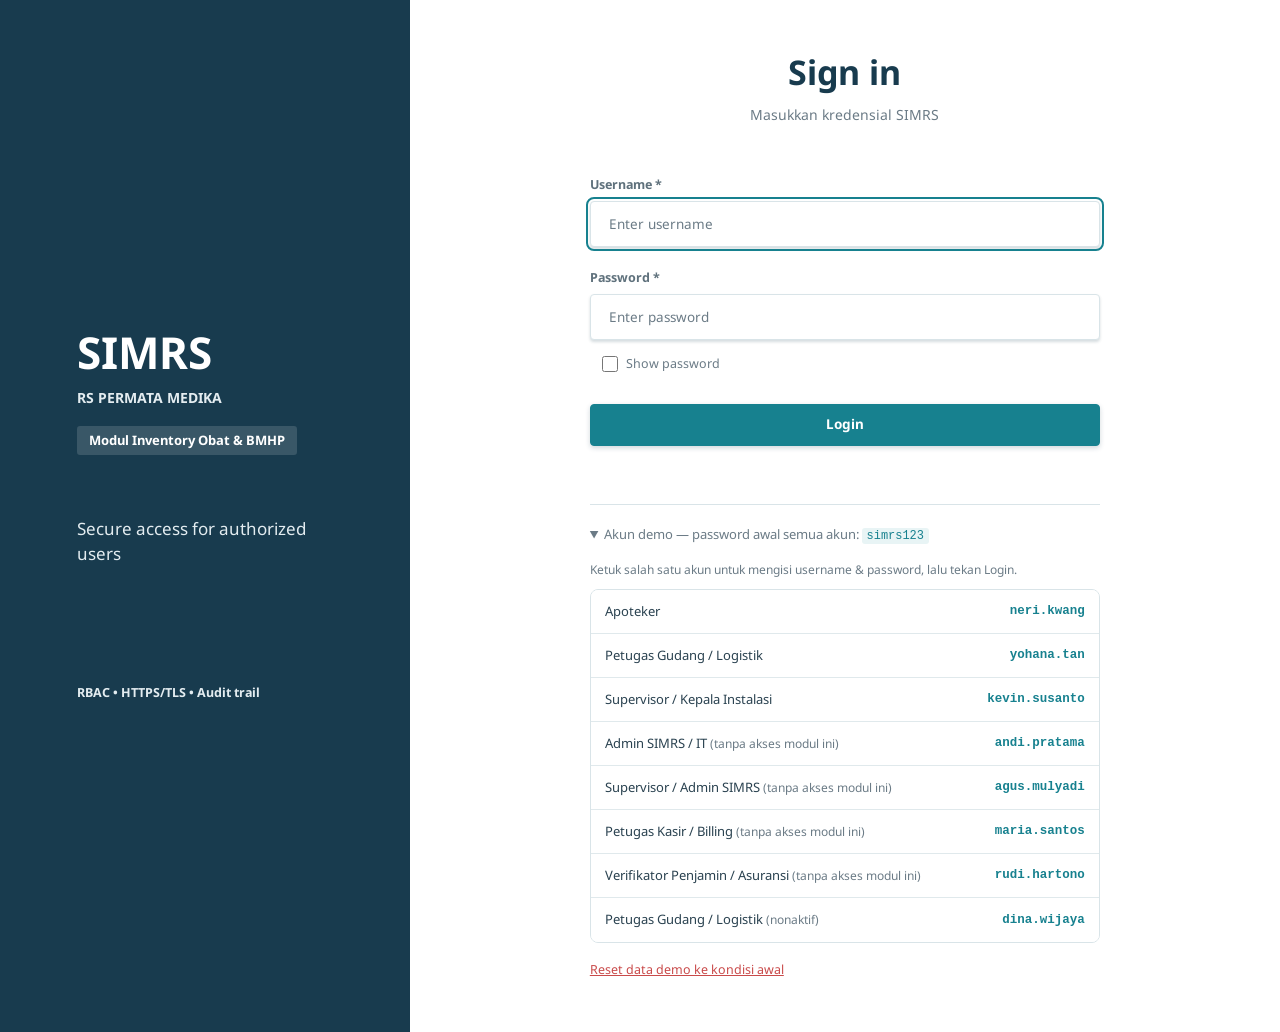
<file: warehouse/index.html>
<!DOCTYPE html>
<html lang="id">
<head>
  <meta charset="UTF-8">
  <meta name="viewport" content="width=device-width, initial-scale=1, viewport-fit=cover">
  <meta name="theme-color" content="#183b4e">
  <title>Inventory · SIMRS</title>
  <link rel="icon" href="data:image/svg+xml,%3Csvg xmlns='http://www.w3.org/2000/svg' viewBox='0 0 32 32'%3E%3Crect width='32' height='32' rx='6' fill='%23183b4e'/%3E%3Cpath d='M13 8h6v5h5v6h-5v5h-6v-5H8v-6h5z' fill='%2317818f'/%3E%3C/svg%3E">
  <link rel="preconnect" href="https://fonts.googleapis.com">
  <link rel="preconnect" href="https://fonts.gstatic.com" crossorigin>
  <link rel="stylesheet" href="https://fonts.googleapis.com/css2?family=Noto+Sans:wght@400;500;600;700&display=swap">
  <style>
/* =========================================================
   SIMRS RS Permata Medika — style.css
   Warna & tata letak mengikuti desain UI/GUI Week 5 Kelompok 7.
   Responsif: laptop (sidebar tetap) & HP (drawer + bottom nav).
   ========================================================= */
:root {
  --navy: #183b4e; --navy-ink: #e3ecf0; --navy-muted: #a9bfc9;
  --teal: #17818f; --teal-dark: #116673; --teal-text: #17818f; --teal-soft: #e8f4f5;
  --bg: #f4f7f8; --surface: #ffffff; --surface-2: #f5f8f9;
  --ink: #183b4e; --text: #2a4250; --muted: #6b7b86; --label: #5f717c;
  --line: #d9e4e8; --line-2: #e0e9ec; --th: #eaf5f6;
  --ok-bg: #cfe3d8; --ok: #1d4b36;
  --warn-bg: #f5e6b3; --warn: #7a5a00;
  --bad: #c94a4a; --bad-bg: #f7dcdc; --bad-ink: #8f2d2d; --bad-text: #c94a4a;
  --muted-bg: #e6ecef; --muted-ink: #56707c;
  --btn-border: #dde6e9; --btn-hover: #f3f7f8; --input-bad-bg: #fff6f6;
  --overlay: rgba(24, 59, 78, .38);
  --sh-sm: 0 2px 3px rgba(24, 59, 78, .18);
  --sh: 0 2px 5px rgba(24, 59, 78, .2);
  --sh-lg: 0 8px 22px rgba(24, 59, 78, .22);
  --chevron: url("data:image/svg+xml,%3Csvg xmlns='http://www.w3.org/2000/svg' viewBox='0 0 24 24' fill='none' stroke='%23183b4e' stroke-width='2.2' stroke-linecap='round'%3E%3Cpath d='M7 10l5 5 5-5'/%3E%3C/svg%3E");
  --font: "Noto Sans", "Segoe UI", system-ui, -apple-system, Roboto, Arial, sans-serif;
  --inset-top: env(safe-area-inset-top, 0px);
  --inset-bottom: env(safe-area-inset-bottom, 0px);
  color-scheme: light;
  box-sizing: border-box;
  padding-top: env(safe-area-inset-top, 0px);
  padding-bottom: env(safe-area-inset-bottom, 0px);
}
@media (prefers-color-scheme: dark) {
  :root:not([data-theme="light"]) {
    --navy: #0d2331; --navy-ink: #d6e4ea; --navy-muted: #8aa3ad;
    --teal: #1b8c9b; --teal-dark: #21a0b1; --teal-text: #7cc9d3; --teal-soft: #173c44;
    --bg: #0e1a20; --surface: #15252d; --surface-2: #1b2f38;
    --ink: #e6f0f3; --text: #c8d7dd; --muted: #8ea3ac; --label: #9fb3bb;
    --line: #2b424c; --line-2: #253a43; --th: #1b3942;
    --ok-bg: #1d3d30; --ok: #9ad4b3; --warn-bg: #3b3217; --warn: #ecd083;
    --bad: #d25b5b; --bad-bg: #43242a; --bad-ink: #f0a9a9; --bad-text: #f08a8a;
    --muted-bg: #243841; --muted-ink: #a3b8c0;
    --btn-border: #2f4852; --btn-hover: #1f3640; --input-bad-bg: #3a2227;
    --overlay: rgba(0, 0, 0, .55);
    --sh-sm: 0 2px 3px rgba(0, 0, 0, .35); --sh: 0 2px 6px rgba(0, 0, 0, .4); --sh-lg: 0 10px 26px rgba(0, 0, 0, .5);
    --chevron: url("data:image/svg+xml,%3Csvg xmlns='http://www.w3.org/2000/svg' viewBox='0 0 24 24' fill='none' stroke='%23d6e4ea' stroke-width='2.2' stroke-linecap='round'%3E%3Cpath d='M7 10l5 5 5-5'/%3E%3C/svg%3E");
    color-scheme: dark;
  }
}
:root[data-theme="dark"] {
  --navy: #0d2331; --navy-ink: #d6e4ea; --navy-muted: #8aa3ad;
  --teal: #1b8c9b; --teal-dark: #21a0b1; --teal-text: #7cc9d3; --teal-soft: #173c44;
  --bg: #0e1a20; --surface: #15252d; --surface-2: #1b2f38;
  --ink: #e6f0f3; --text: #c8d7dd; --muted: #8ea3ac; --label: #9fb3bb;
  --line: #2b424c; --line-2: #253a43; --th: #1b3942;
  --ok-bg: #1d3d30; --ok: #9ad4b3; --warn-bg: #3b3217; --warn: #ecd083;
  --bad: #d25b5b; --bad-bg: #43242a; --bad-ink: #f0a9a9; --bad-text: #f08a8a;
  --muted-bg: #243841; --muted-ink: #a3b8c0;
  --btn-border: #2f4852; --btn-hover: #1f3640; --input-bad-bg: #3a2227;
  --overlay: rgba(0, 0, 0, .55);
  --sh-sm: 0 2px 3px rgba(0, 0, 0, .35); --sh: 0 2px 6px rgba(0, 0, 0, .4); --sh-lg: 0 10px 26px rgba(0, 0, 0, .5);
  --chevron: url("data:image/svg+xml,%3Csvg xmlns='http://www.w3.org/2000/svg' viewBox='0 0 24 24' fill='none' stroke='%23d6e4ea' stroke-width='2.2' stroke-linecap='round'%3E%3Cpath d='M7 10l5 5 5-5'/%3E%3C/svg%3E");
  color-scheme: dark;
}

*, *::before, *::after { box-sizing: border-box; }
[hidden] { display: none !important; }
html { height: 100%; background: var(--bg); scroll-padding-top: env(safe-area-inset-top, 0px); -webkit-text-size-adjust: 100%; }
body { margin: 0; height: 100%; font-family: var(--font); color: var(--text); background: var(--bg); font-size: 14px; line-height: 1.45; -webkit-font-smoothing: antialiased; -webkit-tap-highlight-color: transparent; }
#root { min-height: 100%; }
button, input, select { font: inherit; color: inherit; }
a { color: var(--teal-text); }
code { font-family: ui-monospace, Consolas, monospace; font-size: .92em; background: var(--teal-soft); color: var(--teal-text); padding: 1px 5px; border-radius: 3px; }
:focus-visible { outline: 2px solid var(--teal); outline-offset: 2px; }
.ico { width: 18px; height: 18px; fill: none; stroke: currentColor; stroke-width: 1.8; stroke-linecap: round; stroke-linejoin: round; flex: none; }
.muted { color: var(--muted); }
.small { font-size: 12.5px; }
.center { text-align: center; }
.mt { margin-top: 26px; }
.pad { padding: 10px 14px; }
.nowrap { white-space: nowrap; }
.ok-text { color: var(--ok); }
.bad-text { color: var(--bad-text); }

/* ---------- Login ---------- */
.login { display: grid; grid-template-columns: minmax(300px, 32%) 1fr; min-height: 100%; background: var(--surface); }
.login-brand { background: var(--navy); color: #fff; padding: 0 clamp(28px, 6vw, 84px); display: flex; flex-direction: column; justify-content: center; }
.login-brand h1 { font-size: 44px; line-height: 1; margin: 0; font-weight: 700; }
.login-brand .hosp { font-weight: 700; font-size: 14px; margin-top: 14px; color: var(--navy-ink); }
.login-brand .tag { font-size: 17px; margin: 62px 0 0; color: var(--navy-ink); }
.login-brand .sec { font-size: 12.5px; font-weight: 700; margin-top: 118px; color: var(--navy-ink); }
.login-form-wrap { display: flex; align-items: center; justify-content: center; padding: 48px 24px; }
.login-form { width: 100%; max-width: 510px; display: flex; flex-direction: column; gap: 22px; }
.login-form h2 { text-align: center; color: var(--ink); font-size: 34px; margin: 0; }
.login-form .sub { text-align: center; color: var(--muted); margin: -14px 0 28px; }
.show-pw { display: flex; align-items: center; gap: 8px; font-size: 12.5px; color: var(--muted); margin: -12px 0 4px 12px; cursor: pointer; width: fit-content; min-height: 28px; }
.show-pw input { accent-color: var(--teal); margin: 0; width: 16px; height: 16px; }
.login-error { color: var(--bad-text); text-align: center; font-size: 13px; min-height: 20px; margin: -6px 0 0; }
.demo { border-top: 1px solid var(--line); padding-top: 14px; font-size: 13px; }
.demo summary { cursor: pointer; color: var(--muted); padding: 6px 0; }
.demo-hint { color: var(--muted); font-size: 12px; margin: 10px 0; }
.demo-list { display: flex; flex-direction: column; border: 1px solid var(--line); border-radius: 8px; overflow: hidden; }
.demo-item { display: flex; justify-content: space-between; align-items: center; gap: 12px; min-height: 44px; padding: 8px 14px; background: var(--surface); border: 0; border-bottom: 1px solid var(--line-2); text-align: left; cursor: pointer; font-size: 13px; color: var(--text); }
.demo-item:last-child { border-bottom: 0; }
.demo-item strong { color: var(--teal-text); font-family: ui-monospace, Consolas, monospace; font-size: 12.5px; white-space: nowrap; }
.demo-item em { color: var(--bad-text); font-style: normal; font-size: 12px; }
.demo-item:hover, .demo-item:focus-visible { background: var(--teal-soft); }
.linkish { background: none; border: 0; color: var(--bad-text); font-size: 12.5px; margin-top: 12px; padding: 6px 0; cursor: pointer; text-decoration: underline; }

/* ---------- Form ---------- */
.field { display: flex; flex-direction: column; gap: 7px; min-width: 0; }
.field > label, .label { font-size: 12.5px; font-weight: 700; color: var(--label); }
.input, .select {
  height: 46px; width: 100%; border: 1px solid var(--line); border-radius: 4px; background-color: var(--surface);
  padding: 0 18px; box-shadow: var(--sh-sm); font-size: 13.5px; color: var(--ink);
}
.input::placeholder { color: var(--muted); }
.input[readonly], .input:disabled, .select:disabled { background-color: var(--surface-2); color: var(--text); }
.select { appearance: none; -webkit-appearance: none; padding-right: 40px; cursor: pointer; background-image: var(--chevron); background-repeat: no-repeat; background-position: right 14px center; background-size: 16px; }
.select:disabled { cursor: not-allowed; }
.input-sm, .select-sm { height: 38px; padding: 0 12px; font-size: 13px; box-shadow: none; }
.select-sm { padding-right: 34px; background-position: right 10px center; }
.input-sm { max-width: 120px; }
.input-bad { border-color: var(--bad); background-color: var(--input-bad-bg); }
.input-group { display: flex; gap: 10px; }
.form-grid { display: grid; grid-template-columns: repeat(2, minmax(0, 1fr)); gap: 24px 30px; max-width: 830px; }
.chips-row + .form-grid { margin-top: 24px; }
.inline-field { flex-direction: row; align-items: center; gap: 12px; }
.inline-field > label { white-space: nowrap; }
.inline-field .select { min-width: 240px; }
.form-error { color: var(--bad-text); font-size: 13px; min-height: 18px; margin: 8px 0 0; }
.note { color: var(--muted); font-size: 13px; margin: 22px 0 0; }
.date-range { display: flex; align-items: center; gap: 10px; }

/* ---------- Tombol & badge ---------- */
.btn {
  display: inline-flex; align-items: center; justify-content: center; gap: 8px; min-height: 42px; padding: 0 26px;
  border-radius: 4px; border: 1px solid var(--btn-border); background: var(--surface); color: var(--ink); font-weight: 700; font-size: 13.5px;
  cursor: pointer; box-shadow: var(--sh); text-decoration: none; white-space: nowrap;
}
.btn:hover { background: var(--btn-hover); }
.btn-primary { background: var(--teal); border-color: var(--teal); color: #fff; }
.btn-primary:hover { background: var(--teal-dark); }
.btn-danger { background: var(--bad); border-color: var(--bad); color: #fff; }
.btn-danger:hover { background: var(--bad); filter: brightness(.92); }
.btn-ok { background: var(--ok-bg); border-color: var(--ok-bg); color: var(--ok); }
.btn:disabled { opacity: .45; cursor: not-allowed; }
.btn-block { width: 100%; }
.btn-sm { min-height: 36px; padding: 0 14px; font-size: 12.5px; }
.btn-row { display: flex; flex-wrap: wrap; gap: 18px; }
.actions { display: flex; justify-content: flex-end; flex-wrap: wrap; gap: 18px; margin-top: 34px; }
.actions-tight { margin-top: 20px; }
.link { background: none; border: 0; padding: 4px 0; color: var(--teal-text); font-weight: 600; cursor: pointer; text-decoration: none; font-size: inherit; }
.link:hover { text-decoration: underline; }

.badge { display: inline-flex; align-items: center; min-height: 30px; padding: 0 20px; border-radius: 3px; border: 0; font-size: 12px; font-weight: 700; box-shadow: var(--sh-sm); white-space: nowrap; }
.b-ok { background: var(--ok-bg); color: var(--ok); }
.b-warn { background: var(--warn-bg); color: var(--warn); }
.b-info { background: var(--teal-soft); color: var(--teal-text); }
.b-bad { background: var(--bad-bg); color: var(--bad-ink); }
.b-muted { background: var(--muted-bg); color: var(--muted-ink); }
.toggle { cursor: pointer; }
.chips-row { display: flex; flex-wrap: wrap; align-items: center; gap: 16px; }

.pill { display: inline-block; padding: 3px 10px; border-radius: 999px; font-size: 11.5px; font-weight: 700; white-space: nowrap; }
.pill-ok { background: var(--ok-bg); color: var(--ok); }
.pill-warn { background: var(--warn-bg); color: var(--warn); }
.pill-info { background: var(--teal-soft); color: var(--teal-text); }
.pill-bad { background: var(--bad-bg); color: var(--bad-ink); }
.pill-muted { background: var(--muted-bg); color: var(--muted-ink); }
.pill-stack { display: flex; gap: 6px; flex-wrap: wrap; justify-content: flex-end; }
.you { color: var(--muted); font-size: 12px; }

.chip { min-height: 34px; padding: 0 18px; border-radius: 3px; border: 0; font-size: 12px; font-weight: 700; cursor: pointer; background: var(--teal-soft); color: var(--teal-text); box-shadow: var(--sh-sm); }
.chip-on { background: var(--teal); color: #fff; }
.chip-select { height: 36px; border: 0; border-radius: 3px; background-color: var(--teal-soft); color: var(--teal-text); font-weight: 700; font-size: 12.5px; padding: 0 14px; box-shadow: var(--sh-sm); cursor: pointer; }

/* ---------- Layout aplikasi ---------- */
.shell { display: grid; grid-template-columns: 238px minmax(0, 1fr); min-height: 100%; }
.sidebar {
  background: var(--navy); color: var(--navy-ink); position: sticky; top: env(safe-area-inset-top, 0px);
  height: calc(100vh - env(safe-area-inset-top, 0px) - env(safe-area-inset-bottom, 0px));
  height: calc(100dvh - env(safe-area-inset-top, 0px) - env(safe-area-inset-bottom, 0px));
  display: flex; flex-direction: column; padding: 26px 14px; overflow-y: auto; z-index: 60;
}
.brand { padding: 0 20px; }
.brand-top { display: flex; align-items: center; gap: 10px; font-size: 22px; font-weight: 700; color: #fff; }
.brand-top .ico { width: 22px; height: 22px; }
.brand-sub { font-size: 11.5px; font-weight: 700; margin-top: 12px; color: var(--navy-ink); }
.nav-label { font-size: 11.5px; font-weight: 700; color: var(--navy-ink); margin: 38px 20px 12px; }
.nav a { display: flex; align-items: center; gap: 16px; padding: 10px 20px; border-radius: 4px; color: var(--navy-ink); text-decoration: none; font-size: 13.5px; margin-bottom: 8px; white-space: nowrap; }
.nav a .ico { width: 16px; height: 16px; }
.nav a:hover:not(.active) { background: rgba(255, 255, 255, .07); }
.nav > a.active { background: var(--teal); font-weight: 700; color: #fff; box-shadow: 0 2px 4px rgba(0, 0, 0, .25); }
.nav .sub { margin: -2px 0 12px 32px; border-left: 1px solid rgba(255, 255, 255, .16); }
.nav .sub a { padding: 8px 12px 8px 20px; margin: 0; font-size: 12.5px; color: var(--navy-muted); border-radius: 0 4px 4px 0; white-space: normal; }
.nav .sub a.active { color: #fff; font-weight: 700; box-shadow: inset 3px 0 0 #6fcbd6; background: rgba(255, 255, 255, .06); }
.comps .comp { padding: 9px 30px; font-size: 13px; color: var(--navy-ink); }
.side-foot { margin-top: auto; padding: 34px 20px 0; display: flex; flex-direction: column; gap: 4px; }
.side-role { font-size: 12px; font-weight: 700; color: #fff; }
.side-user { font-size: 11.5px; color: var(--navy-muted); }
.side-logout { display: flex; align-items: center; gap: 10px; background: none; border: 0; color: var(--navy-ink); padding: 8px 0; margin-top: 22px; font-size: 13.5px; cursor: pointer; width: fit-content; }
.side-logout:hover { color: #fff; text-decoration: underline; }
.drawer-backdrop { display: none; }

.main { min-width: 0; display: flex; flex-direction: column; }
.topbar { height: 72px; background: var(--surface); box-shadow: var(--sh); display: flex; align-items: center; gap: 28px; padding: 0 40px; position: sticky; top: env(safe-area-inset-top, 0px); z-index: 40; }
.menu-btn { display: none; background: none; border: 0; color: var(--ink); cursor: pointer; width: 44px; height: 44px; align-items: center; justify-content: center; margin-left: -6px; }
.menu-btn .ico { width: 22px; height: 22px; }
.top-title { font-weight: 700; color: var(--ink); font-size: 14px; margin-right: auto; white-space: nowrap; }
.top-title .t-short { display: none; }
.top-search { position: relative; display: flex; align-items: center; gap: 8px; width: 230px; height: 38px; padding: 0 14px; border-radius: 3px; box-shadow: var(--sh); color: var(--muted); background: var(--surface); border: 1px solid var(--line-2); }
.top-search .ico { width: 14px; height: 14px; }
.top-search input { border: 0; outline: 0; width: 100%; font-size: 12.5px; background: transparent; color: var(--ink); min-width: 0; }
.top-search:focus-within { box-shadow: 0 0 0 2px var(--teal); }
.search-drop { position: absolute; top: 44px; left: 0; right: 0; min-width: 240px; background: var(--surface); border-radius: 8px; box-shadow: var(--sh-lg); overflow: hidden; border: 1px solid var(--line-2); z-index: 5; }
.search-drop a { display: flex; align-items: center; gap: 8px; padding: 11px 14px; text-decoration: none; color: var(--ink); font-size: 13px; }
.search-drop a small { color: var(--muted); margin-left: auto; }
.search-drop a:hover, .search-drop a:first-child { background: var(--teal-soft); }
.search-drop .drop-group { font-size: 11.5px; font-weight: 700; color: var(--muted); padding: 10px 14px 4px; border-top: 1px solid var(--line-2); }
.search-drop a.locked { color: var(--muted); background: transparent; }
.search-drop a.locked .ico { width: 14px; height: 14px; color: var(--bad-text); }
.top-clock { display: flex; align-items: center; gap: 8px; color: var(--teal-text); font-size: 12.5px; font-weight: 600; white-space: nowrap; }
.avatar-wrap { position: relative; }
.avatar { width: 40px; height: 40px; border-radius: 3px; border: 0; background: var(--teal); color: #fff; font-weight: 700; font-size: 12.5px; cursor: pointer; box-shadow: var(--sh); }
.avatar-menu { position: absolute; right: 0; top: 50px; width: min(260px, 88vw); background: var(--surface); border-radius: 8px; box-shadow: var(--sh-lg); padding: 16px; display: flex; flex-direction: column; gap: 4px; font-size: 13px; border: 1px solid var(--line-2); }
.avatar-menu strong { color: var(--ink); }
.avatar-menu .btn { margin-top: 10px; }
.bottom-nav { display: none; }

.view { padding: 30px 40px 60px; width: 100%; max-width: 1200px; outline: none; }
.page-head { display: flex; align-items: flex-start; justify-content: space-between; gap: 20px; margin-bottom: 26px; }
.page-head h1 { color: var(--ink); font-size: 29px; line-height: 1.2; margin: 0; }
.subtitle { color: var(--muted); font-size: 13.5px; margin: 8px 0 0; }

.stats { display: grid; grid-template-columns: repeat(auto-fill, minmax(190px, 212px)); gap: 24px; margin-bottom: 28px; }
.stat { background: var(--surface); border-radius: 10px; box-shadow: var(--sh); padding: 24px 24px 20px; min-height: 128px; display: flex; flex-direction: column; text-decoration: none; color: inherit; border: 1px solid var(--line-2); }
.stat-link:hover { border-color: var(--teal); }
.stat-label { font-size: 12px; font-weight: 700; color: var(--label); }
.stat-value { font-size: 26px; font-weight: 700; color: var(--ink); margin: 18px 0 12px; line-height: 1; }
.stat-value-sm { font-size: 20px; }
.stat-cap { font-size: 11.5px; color: var(--muted); margin-top: auto; }

.panel { background: var(--surface); border-radius: 30px; box-shadow: var(--sh); padding: 30px 36px 34px; border: 1px solid var(--line-2); }
.panel-md { border-radius: 24px; }
.panel-top { display: flex; align-items: center; justify-content: space-between; flex-wrap: wrap; gap: 16px; margin-bottom: 22px; }
.panel-top .panel-title { margin: 0; }
.panel-title { font-size: 16px; font-weight: 700; color: var(--ink); margin: 0 0 22px; }
.sub-title { font-size: 15px; font-weight: 700; color: var(--ink); margin: 32px 0 16px; }
.grid-2 { display: grid; grid-template-columns: repeat(2, minmax(0, 1fr)); gap: 28px; }
.section { margin-top: 34px; }
.section-title { font-size: 16px; color: var(--ink); margin: 0 0 14px; }

.quick-row { display: grid; grid-template-columns: 196px 1fr; gap: 12px; padding: 13px 4px; text-decoration: none; color: inherit; border-radius: 4px; }
.quick-row strong { color: var(--ink); font-size: 13.5px; }
.quick-row span { color: var(--muted); font-size: 12.5px; }
.quick-row:hover { background: var(--teal-soft); }
.act-row { display: flex; justify-content: space-between; gap: 16px; padding: 13px 0; font-size: 13.5px; color: var(--ink); }
.act-row time { color: var(--muted); font-size: 12.5px; white-space: nowrap; }

.menu-list { display: flex; flex-direction: column; gap: 10px; }
.menu-row { display: grid; grid-template-columns: minmax(180px, 300px) 1fr; gap: 12px; align-items: center; padding: 12px 30px; background: var(--surface-2); border-radius: 3px; box-shadow: var(--sh-sm); text-decoration: none; color: inherit; border: 1px solid var(--line-2); }
.menu-row strong { color: var(--ink); font-size: 13.5px; }
.menu-row span { color: var(--muted); font-size: 12.5px; }
.menu-row:hover { border-color: var(--teal); background: var(--surface); }

/* ---------- Tabel ---------- */
.toolbar { display: flex; align-items: center; gap: 18px; flex-wrap: wrap; background: var(--surface); padding: 10px 28px; box-shadow: var(--sh); margin-bottom: 20px; border-radius: 2px; }
.toolbar-plain { background: none; box-shadow: none; padding: 0; }
.search-inline { display: flex; align-items: center; gap: 10px; flex: 1; min-width: 220px; color: var(--muted); }
.search-inline .ico { width: 14px; height: 14px; }
.search-inline input { border: 0; outline: 0; width: 100%; height: 36px; font-size: 13.5px; color: var(--ink); background: transparent; }
.table-wrap { background: var(--surface); box-shadow: var(--sh); overflow-x: auto; max-width: 100%; }
.tbl { border-collapse: collapse; width: 100%; font-size: 12.5px; }
.tbl th { background: var(--th); color: var(--ink); font-weight: 700; text-align: left; padding: 0 18px; height: 56px; border: 1px solid var(--line); white-space: nowrap; }
.tbl td { padding: 10px 18px; height: 56px; border: 1px solid var(--line-2); color: var(--text); }
.tbl .num { text-align: right; font-variant-numeric: tabular-nums; }
.tbl-compact th, .tbl-compact td { height: 38px; padding: 6px 12px; }
.hint { color: var(--muted); font-size: 12.5px; margin: 10px 0 0; }

/* ---------- Billing ---------- */
.total-row { display: flex; justify-content: space-between; align-items: center; flex-wrap: wrap; gap: 18px; margin-top: 18px; }
.total { display: flex; align-items: baseline; gap: 60px; margin-left: auto; }
.total span { font-size: 13px; font-weight: 700; color: var(--label); }
.total strong { font-size: 22px; color: var(--ink); }
.big-amount { font-size: 30px; font-weight: 700; color: var(--ink); margin-top: 8px; }
.saldo-row { display: flex; align-items: flex-end; gap: 40px; margin-top: 30px; flex-wrap: wrap; }
.saldo { font-size: 24px; font-weight: 700; color: var(--ok); margin-top: 6px; }
.saldo-due { color: var(--warn); }
.inv-head { display: flex; justify-content: space-between; align-items: flex-start; gap: 20px; margin-bottom: 22px; }
.inv-title { font-size: 25px; color: var(--ink); margin: 0 0 6px; }
.inv-org { display: flex; flex-direction: column; align-items: flex-end; gap: 6px; text-align: right; }
.inv-org strong { color: var(--teal-text); font-size: 14px; }
.inv-org span { color: var(--muted); font-size: 12.5px; }
.inv-org .stamp { color: var(--ok); border: 2px solid var(--ok); padding: 2px 12px; font-weight: 700; letter-spacing: 1px; transform: rotate(-4deg); margin-top: 6px; }

/* ---------- Penjamin / Inventory / Reports ---------- */
.verify-row { display: flex; align-items: center; gap: 22px; flex-wrap: wrap; font-size: 13.5px; }
.add-line { margin-top: 14px; max-width: 360px; }
.report-type { display: flex; align-items: center; gap: 40px; flex-wrap: wrap; }
.report-head { display: flex; justify-content: space-between; align-items: center; margin: 30px 0 12px; }
.dl { display: grid; grid-template-columns: 110px 1fr; gap: 6px 12px; margin: 0 0 12px; font-size: 13.5px; }
.dl dt { color: var(--muted); }
.dl dd { margin: 0; color: var(--ink); font-weight: 600; }

/* ---------- 403 / kosong ---------- */
.forbidden { max-width: 620px; margin: 40px auto; text-align: center; }
.forbidden h1 { color: var(--ink); font-size: 26px; margin: 12px 0; }
.forbidden-icon { display: inline-flex; width: 64px; height: 64px; border-radius: 50%; background: var(--bad-bg); color: var(--bad-text); align-items: center; justify-content: center; }
.forbidden-icon .ico { width: 30px; height: 30px; }
.forbidden .btn { margin-top: 16px; }
.empty { text-align: center; padding: 28px 10px; }
.empty h3 { color: var(--ink); margin: 0 0 8px; font-size: 17px; }
.empty p { color: var(--muted); margin: 0 0 18px; }

/* ---------- Modal & toast ---------- */
.modal-backdrop { position: fixed; inset: 0; background: var(--overlay); display: flex; align-items: center; justify-content: center; padding: 20px; padding-top: calc(20px + env(safe-area-inset-top, 0px)); padding-bottom: calc(20px + env(safe-area-inset-bottom, 0px)); z-index: 100; }
.modal { background: var(--surface); border-radius: 30px; width: 100%; max-width: 560px; max-height: 100%; overflow-y: auto; padding: 40px 44px 36px; box-shadow: var(--sh-lg); animation: pop .16s ease-out; border: 1px solid var(--line-2); }
.modal h2 { text-align: center; color: var(--ink); font-size: 26px; margin: 0 0 22px; }
.modal-body { color: var(--text); font-size: 14px; }
.modal-body ul { padding-left: 20px; }
.modal-actions { display: flex; justify-content: center; gap: 50px; margin-top: 30px; }
.modal-actions .btn { min-width: 150px; }
@keyframes pop { from { transform: scale(.97); opacity: 0; } to { transform: none; opacity: 1; } }
#toast-root { position: fixed; right: 24px; bottom: calc(24px + env(safe-area-inset-bottom, 0px)); display: flex; flex-direction: column; gap: 10px; z-index: 200; max-width: 380px; pointer-events: none; }
.toast { background: #183b4e; color: #fff; padding: 12px 18px; border-radius: 6px; box-shadow: var(--sh-lg); font-size: 13.5px; border-left: 4px solid #6fcbd6; transition: opacity .4s, transform .4s; }
.toast-bad { border-left-color: #ef8a8a; }
.toast-info { border-left-color: #f5e6b3; }
.toast.hide { opacity: 0; transform: translateY(8px); }

@media (prefers-reduced-motion: reduce) { .modal { animation: none; } .toast, .sidebar { transition: none !important; } }

/* ---------- Tablet ---------- */
@media (max-width: 1000px) {
  .grid-2 { grid-template-columns: 1fr; }
  .top-clock span { display: none; }
}

/* ---------- HP: drawer + bottom navigation ---------- */
@media (max-width: 860px) {
  .shell { grid-template-columns: minmax(0, 1fr); }
  .sidebar {
    position: fixed; left: 0; top: 0; bottom: 0; height: auto; width: min(280px, 84vw);
    transform: translateX(-102%); transition: transform .22s ease;
    padding-top: calc(22px + env(safe-area-inset-top, 0px)); padding-bottom: calc(22px + env(safe-area-inset-bottom, 0px));
  }
  .sidebar.open { transform: none; box-shadow: 8px 0 28px rgba(0, 0, 0, .35); }
  .sidebar.open ~ .drawer-backdrop { display: block; position: fixed; inset: 0; background: var(--overlay); z-index: 50; }
  .nav a { min-height: 44px; }
  .menu-btn { display: inline-flex; }
  .topbar { height: 60px; padding: 0 12px 0 10px; gap: 10px; }
  .top-title { margin-right: 0; }
  .top-title .t-long { display: none; }
  .top-title .t-short { display: inline; font-size: 17px; }
  .top-search { flex: 1; width: auto; height: 40px; }
  .top-clock { display: none; }
  .search-drop { position: fixed; left: 10px; right: 10px; top: calc(62px + env(safe-area-inset-top, 0px)); }

  .bottom-nav {
    display: flex; position: fixed; left: 0; right: 0; bottom: 0; z-index: 45;
    background: var(--surface); border-top: 1px solid var(--line); box-shadow: 0 -2px 8px rgba(0, 0, 0, .08);
    padding: 0 4px env(safe-area-inset-bottom, 0px);
  }
  .bottom-nav a, .bottom-nav button {
    flex: 1; min-width: 0; height: 60px; display: flex; flex-direction: column; align-items: center; justify-content: center; gap: 4px;
    font-size: 11px; font-weight: 600; color: var(--muted); text-decoration: none; background: none; border: 0; cursor: pointer; position: relative;
  }
  .bottom-nav span { max-width: 100%; overflow: hidden; text-overflow: ellipsis; white-space: nowrap; padding: 0 2px; }
  .bottom-nav .ico { width: 21px; height: 21px; }
  .bottom-nav .active { color: var(--teal-text); }
  .bottom-nav .active::before { content: ""; position: absolute; top: 0; left: 28%; right: 28%; height: 3px; border-radius: 0 0 3px 3px; background: var(--teal); }
  #toast-root { left: 12px; right: 12px; max-width: none; bottom: calc(72px + env(safe-area-inset-bottom, 0px)); }
  [data-view="login"] ~ #toast-root, .no-bottom-nav #toast-root { bottom: calc(16px + env(safe-area-inset-bottom, 0px)); }

  .view { padding: 18px 14px calc(92px + env(safe-area-inset-bottom, 0px)); }
  .page-head { flex-direction: column; gap: 14px; margin-bottom: 18px; }
  .page-head h1 { font-size: 23px; }
  .page-head-actions, .page-head-actions .btn { width: 100%; }
  .stats { grid-template-columns: repeat(2, minmax(0, 1fr)); gap: 12px; margin-bottom: 18px; }
  .stat { padding: 16px; min-height: 104px; }
  .stat-value { font-size: 23px; margin: 12px 0 8px; }
  .stat-value-sm { font-size: 17px; }
  .panel { padding: 22px 16px 22px; border-radius: 20px; }
  .panel-md { border-radius: 18px; }
  .grid-2 { gap: 16px; }
  .form-grid { grid-template-columns: minmax(0, 1fr); gap: 18px; }
  .input, .select, .search-inline input, .top-search input { font-size: 16px; } /* cegah auto-zoom iOS */
  .input-sm, .select-sm { font-size: 16px; height: 42px; }
  .inline-field { flex-direction: column; align-items: stretch; gap: 7px; width: 100%; }
  .inline-field .select { min-width: 0; width: 100%; }
  .toolbar { padding: 10px 12px; gap: 10px; }
  .search-inline { min-width: 100%; }
  .chip-select { flex: 1; height: 40px; }
  .actions { gap: 12px; margin-top: 26px; }
  .actions .btn { flex: 1 1 140px; }
  .btn-row { gap: 10px; }
  .btn-row .btn { flex: 1 1 120px; padding: 0 12px; }
  .quick-row, .menu-row { grid-template-columns: minmax(0, 1fr); gap: 2px; padding: 12px 14px; }
  .report-type { gap: 12px; align-items: flex-start; flex-direction: column; }
  .date-range { flex-wrap: wrap; }
  .date-range .input { flex: 1 1 130px; }
  .date-range span { display: none; }
  .total { gap: 24px; }
  .big-amount { font-size: 26px; }
  .saldo-row { gap: 18px; }
  .inv-head { flex-direction: column; }
  .inv-org { align-items: flex-start; text-align: left; }
  .modal { padding: 28px 20px 22px; border-radius: 22px; }
  .modal h2 { font-size: 22px; }
  .modal-actions { gap: 12px; }
  .modal-actions .btn { min-width: 0; flex: 1; }
  .forbidden { margin: 10px auto; }

  .login { grid-template-columns: minmax(0, 1fr); grid-template-rows: auto 1fr; }
  .login-brand { padding: 30px 24px 26px; }
  .login-brand h1 { font-size: 34px; }
  .login-brand .tag { margin-top: 18px; font-size: 15px; }
  .login-brand .sec { margin-top: 12px; }
  .login-form-wrap { padding: 28px 20px 32px; align-items: flex-start; }
  .login-form { gap: 18px; }
  .login-form h2 { font-size: 28px; }
  .login-form .sub { margin: -12px 0 10px; }
}

/* ---------- HP kecil: tabel jadi kartu ---------- */
@media (max-width: 640px) {
  .table-wrap { background: transparent; box-shadow: none; overflow: visible; }
  .tbl thead { display: none; }
  .tbl, .tbl tbody, .tbl tr, .tbl td { display: block; width: 100%; }
  .tbl tr { background: var(--surface); border: 1px solid var(--line); border-radius: 12px; margin-bottom: 12px; padding: 6px 0; box-shadow: var(--sh-sm); }
  .tbl td { border: 0; height: auto; padding: 7px 16px; display: flex; align-items: center; justify-content: space-between; gap: 14px; text-align: right; min-height: 36px; }
  .tbl td::before { content: attr(data-label); font-weight: 700; color: var(--label); font-size: 12px; text-align: left; flex: none; max-width: 46%; }
  .tbl td:first-child { font-weight: 700; color: var(--ink); }
  .tbl td.center { justify-content: center; text-align: center; }
  .tbl .input-sm { max-width: 130px; }
  .tbl-compact td { min-height: 32px; }
  .panel .table-wrap .tbl tr { box-shadow: none; background: var(--surface-2); }
}

@media (max-width: 380px) {
  .stats { grid-template-columns: minmax(0, 1fr); }
  .top-title .t-short { display: none; }
}

/* ---------- Cetak invoice ---------- */
@media print {
  .sidebar, .topbar, .bottom-nav, .no-print, #toast-root, .page-head, .drawer-backdrop { display: none !important; }
  .shell { display: block; }
  body, .view { background: #fff; padding: 0; }
  .panel, .table-wrap { box-shadow: none; border: 0; }
}

/* =========================================================
   Tambahan UTS: label modul, akses role, matriks RBAC, inventory
   ========================================================= */
.brand-mod { display: inline-block; margin-top: 10px; padding: 3px 10px; border-radius: 3px; background: rgba(255, 255, 255, .12); color: #fff; font-size: 11.5px; font-weight: 700; }
.login-module { display: inline-block; margin-top: 18px; padding: 5px 12px; border-radius: 3px; background: rgba(255, 255, 255, .14); color: #fff; font-size: 13px; font-weight: 700; width: fit-content; }
.linkish-muted { color: var(--muted); align-self: center; }
.demo-item em { color: var(--muted); }
.mt-s { margin-top: 16px; }
.note-top { margin: 0 0 18px; }
.form-grid-3 { grid-template-columns: minmax(0, 1.3fr) minmax(0, 1fr) minmax(0, 1fr); max-width: none; }
.pill-left { justify-content: flex-start; }

.access { display: grid; gap: 12px; margin-top: 4px; }
.access-inline { grid-template-columns: repeat(auto-fill, minmax(220px, 1fr)); padding: 14px 16px; border: 1px dashed var(--line); border-radius: 8px; background: var(--surface-2); }
.access-changed { border-color: var(--teal); border-style: solid; background: var(--teal-soft); }
.access-group strong { color: var(--ink); font-size: 13px; }
.access-group ul { margin: 6px 0 0; padding-left: 18px; color: var(--text); font-size: 13px; }
.access-group li { margin: 2px 0; }

.tbl-matrix th:not(:first-child) { white-space: normal; text-align: center; min-width: 92px; line-height: 1.25; padding: 8px; }
.tbl-matrix td:first-child { min-width: 240px; }
.tbl .row-group td { background: var(--surface-2); color: var(--ink); font-weight: 700; height: 40px; }
.tbl .col-me { background: var(--teal-soft); }
.tbl th.col-me { background: var(--teal); color: #fff; }
.yes { color: var(--ok); font-weight: 700; font-size: 15px; }
.no { color: var(--muted); }

.tabs { display: flex; gap: 10px; flex-wrap: wrap; margin-bottom: 20px; }
.sum-row { display: grid; grid-template-columns: repeat(auto-fill, minmax(170px, 1fr)); gap: 14px; margin: 6px 0 22px; }
.sum { background: var(--surface-2); border: 1px solid var(--line-2); border-radius: 8px; padding: 14px 16px; }
.sum span { display: block; font-size: 12px; font-weight: 700; color: var(--label); }
.sum strong { display: block; font-size: 19px; color: var(--ink); margin-top: 6px; }
.line-add { display: grid; grid-template-columns: minmax(0, 1fr) 120px auto; gap: 12px; align-items: end; margin-top: 16px; max-width: 760px; }
.qty-cell { display: flex; align-items: center; gap: 8px; }
.in { color: var(--ok); font-weight: 700; }
.out { color: var(--bad-text); font-weight: 700; }
.flow-hint { display: flex; flex-wrap: wrap; gap: 8px; align-items: center; color: var(--muted); font-size: 12.5px; margin: -12px 0 22px; }
.flow-hint b { color: var(--ink); }

@media (max-width: 860px) {
  .form-grid-3 { grid-template-columns: minmax(0, 1fr); }
  .line-add { grid-template-columns: minmax(0, 1fr) 100px; }
  .line-add .btn { grid-column: 1 / -1; }
  .brand-mod { margin-top: 8px; }
  .login-module { margin-top: 12px; }
}
@media (max-width: 640px) {
  .tbl .row-group { background: transparent; border: 0; box-shadow: none; padding: 0; margin: 18px 0 8px; }
  .tbl .row-group td { background: transparent; justify-content: flex-start; padding: 0 4px; min-height: 0; font-size: 14px; }
  .tbl .row-group td::before { content: none; }
  .tbl-matrix td:first-child { min-width: 0; }
  .tbl .col-me { background: var(--teal-soft); border-radius: 6px; }
}
.link-bad { color: var(--bad-text); }
.modal-wide { max-width: 860px; }
.modal-wide h2 { font-size: 22px; }
@media (max-width: 640px) {
  .tbl-matrix td.center { justify-content: space-between; text-align: right; }
}

  </style>
</head>
<body>
  <div id="root"></div>
  <div id="modal-root"></div>
  <div id="toast-root" aria-live="polite"></div>
<script>
/* ==== shared/base.js ==== */
/* =========================================================
   SIMRS RS Permata Medika — Kelompok 7
   base.js : data bersama ketiga aplikasi (ikon, role, unit, akun)
   Akun pengguna dikelola di Modul Authentication; Billing dan
   Inventory memakai akun & role yang sama.
   ========================================================= */

const ROLES = {
  admin_it:         { label: 'Admin SIMRS / IT',                short: 'Admin SIMRS / IT' },
  supervisor_admin: { label: 'Supervisor / Admin SIMRS',        short: 'Supervisor / Admin SIMRS' },
  kasir:            { label: 'Petugas Kasir / Billing',         short: 'Kasir / Billing' },
  verifikator:      { label: 'Verifikator Penjamin / Asuransi', short: 'Verifikator Penjamin' },
  gudang:           { label: 'Petugas Gudang / Logistik',       short: 'Gudang / Logistik' },
  kepala_instalasi: { label: 'Supervisor / Kepala Instalasi',   short: 'Kepala Instalasi' },
  apoteker:         { label: 'Apoteker',                        short: 'Apoteker' },
};
const ALL_ROLES = Object.keys(ROLES);

const UNITS = ['IT', 'Manajemen', 'Billing', 'Penjamin', 'Pharmacy', 'Warehouse', 'Instalasi Farmasi', 'IGD', 'Rawat Inap'];

/* Akun bersama (password awal semua akun: simrs123) */
function seedUsers(pw) {
  return [
    { id: 'USR-001', name: 'Andi Pratama',  username: 'andi.pratama',  unit: 'IT',                role: 'admin_it',         status: 'Active',   password: pw },
    { id: 'USR-002', name: 'Agus Mulyadi',  username: 'agus.mulyadi',  unit: 'Manajemen',         role: 'supervisor_admin', status: 'Active',   password: pw },
    { id: 'USR-014', name: 'Maria Santos',  username: 'maria.santos',  unit: 'Billing',           role: 'kasir',            status: 'Active',   password: pw },
    { id: 'USR-017', name: 'Rudi Hartono',  username: 'rudi.hartono',  unit: 'Penjamin',          role: 'verifikator',      status: 'Active',   password: pw },
    { id: 'USR-021', name: 'Neri Kwang',    username: 'neri.kwang',    unit: 'Instalasi Farmasi', role: 'apoteker',         status: 'Active',   password: pw },
    { id: 'USR-025', name: 'Yohana Tan',    username: 'yohana.tan',    unit: 'Warehouse',         role: 'gudang',           status: 'Active',   password: pw },
    { id: 'USR-028', name: 'Dina Wijaya',   username: 'dina.wijaya',   unit: 'Warehouse',         role: 'gudang',           status: 'Inactive', password: pw },
    { id: 'USR-031', name: 'Kevin Susanto', username: 'kevin.susanto', unit: 'Instalasi Farmasi', role: 'kepala_instalasi', status: 'Active',   password: pw },
  ];
}

/* Penanda waktu relatif terhadap hari ini (dipakai data awal) */
const SeedTime = {
  now: new Date(),
  at(h, m, dayOffset = 0) {
    const d = new Date(this.now); d.setDate(d.getDate() + dayOffset); d.setHours(h, m, 0, 0);
    if (d > this.now) d.setDate(d.getDate() - 1); // jangan sampai tercatat di masa depan
    return d.toISOString();
  },
  day(offset = 0) {
    const d = new Date(this.now); d.setDate(d.getDate() + offset);
    return d.getFullYear() + '-' + String(d.getMonth() + 1).padStart(2, '0') + '-' + String(d.getDate()).padStart(2, '0');
  },
  ymd(offset = 0) { return this.day(offset).slice(2).replace(/-/g, ''); },
};

const ICONS = {
  home:    '<path d="M3 11l9-8 9 8"/><path d="M5 10v10h14V10"/>',
  user:    '<circle cx="12" cy="8" r="4"/><path d="M4 21c0-4 3.6-6.5 8-6.5s8 2.5 8 6.5"/>',
  receipt: '<path d="M6 3h12v18l-3-2-3 2-3-2-3 2z"/><path d="M9 8h6M9 12h6"/>',
  check:   '<path d="M12 3l8 3v6c0 5-3.5 8-8 9-4.5-1-8-4-8-9V6z"/><path d="M8.5 12l2.5 2.5 4.5-5"/>',
  shield:  '<path d="M12 3l8 3v6c0 5-3.5 8-8 9-4.5-1-8-4-8-9V6z"/><path d="M12 8v5M12 16v.5"/>',
  box:     '<path d="M3 7.5L12 3l9 4.5v9L12 21l-9-4.5z"/><path d="M3 7.5l9 4.5 9-4.5M12 12v9"/>',
  chart:   '<path d="M3 21h18"/><path d="M6 17v-5M11 17V6M16 17v-8"/>',
  list:    '<path d="M9 6h11M9 12h11M9 18h11"/><path d="M4 6h.5M4 12h.5M4 18h.5"/>',
  key:     '<circle cx="8" cy="15" r="4"/><path d="M11 12l9-9M16 7l3 3M14 9l2 2"/>',
  search:  '<circle cx="11" cy="11" r="7"/><path d="M20 20l-4-4"/>',
  clock:   '<circle cx="12" cy="12" r="9"/><path d="M12 7v5l3 2"/>',
  logout:  '<path d="M15 4h4v16h-4"/><path d="M10 8l-4 4 4 4M6 12h10"/>',
  menu:    '<path d="M4 6h16M4 12h16M4 18h16"/>',
  lock:    '<rect x="5" y="11" width="14" height="10" rx="2"/><path d="M8 11V7a4 4 0 0 1 8 0v4"/>',
  plus:    '<path d="M12 5v14M5 12h14"/>',
  x:       '<path d="M6 6l12 12M18 6L6 18"/>',
};

</script>
<script>
/* ==== apps/inventory/config.js ==== */
/* =========================================================
   APLIKASI 3 — MODUL INVENTORY (OBAT & BMHP)
   config.js : identitas aplikasi, hak akses, menu, data awal
   ========================================================= */

const APP = {
  id: 'inventory',
  module: 'Inventory',
  moduleLong: 'Modul Inventory Obat & BMHP',
  storeKey: 'simrs_k7_inventory_db',
  sessionKey: 'simrs_k7_inventory_session',
  dbVersion: 1,
  defaultPassword: 'simrs123',
  allowDownload: true,
  onLogout() { if (typeof Inv !== 'undefined') { Inv.draft = null; Inv.reqDraft = null; } },
};

/* Role tanpa daftar hak akses (kosong) ditolak sejak login ke modul ini */
const PERMISSIONS = {
  gudang:           ['dashboard', 'inv.stock', 'inv.receive', 'inv.issue', 'inv.alerts', 'inv.opname', 'inv.opname.submit'],
  kepala_instalasi: ['dashboard', 'inv.stock', 'inv.alerts', 'inv.opname', 'inv.opname.approve', 'inv.report'],
  apoteker:         ['dashboard', 'inv.stock', 'inv.alerts', 'inv.request'],
  admin_it: [], supervisor_admin: [], kasir: [], verifikator: [],
};

const MENU = [
  { key: 'dashboard', label: 'Dashboard', short: 'Dashboard', icon: 'home', route: 'dashboard', perm: 'dashboard' },
  { key: 'inventory', label: 'Inventory', short: 'Inventory', icon: 'box', desc: 'Stok & transaksi barang', children: [
      { label: 'Stok Barang', route: 'inventory', perm: 'inv.stock', desc: 'Saldo stok & kartu stok' },
      { label: 'Permintaan Barang', route: 'inventory/request', perm: 'inv.request', desc: 'Ajukan permintaan dari unit' },
      { label: 'Penerimaan Barang', route: 'inventory/receive', perm: 'inv.receive', desc: 'Pilih PO → verifikasi → simpan' },
      { label: 'Pengeluaran / Mutasi', route: 'inventory/issue', perm: 'inv.issue', desc: 'Cek stok → konfirmasi' },
      { label: 'Stok Minimum / Expiry', route: 'inventory/alerts', perm: 'inv.alerts', desc: 'Indikator & alert' },
      { label: 'Stock Opname', route: 'inventory/opname', perm: 'inv.opname', desc: 'Hitung fisik → approval' },
  ] },
  { key: 'reports', label: 'Laporan Inventory', short: 'Laporan', icon: 'chart', desc: 'Pergerakan stok & audit', route: 'reports', perm: 'inv.report' },
];

const COMPONENTS = [
  { label: 'Transactional', modules: ['inventory'] },
  { label: 'Reporting',     modules: ['reports'] },
];

function seedDB() {
  const T = SeedTime;
  const items = [
    { code: 'OBT-001', name: 'Paracetamol 500 mg',        unit: 'tablet', stock: 500, min: 100, batch: 'PCT2608', exp: '2028-08-31' },
    { code: 'OBT-002', name: 'Amoxicillin 500 mg',        unit: 'kapsul', stock: 200, min: 50,  batch: 'AMX2607', exp: '2028-07-31' },
    { code: 'OBT-003', name: 'NaCl 0.9% 500 mL',          unit: 'botol',  stock: 100, min: 40,  batch: 'NS2512',  exp: T.day(78) },
    { code: 'OBT-004', name: 'Ceftriaxone 1 g',           unit: 'vial',   stock: 80,  min: 30,  batch: 'CFT2511', exp: T.day(45) },
    { code: 'OBT-005', name: 'Omeprazole 20 mg',          unit: 'kapsul', stock: 35,  min: 60,  batch: 'OMZ2701', exp: '2027-11-30' },
    { code: 'OBT-006', name: 'Cefixime 100 mg',           unit: 'kapsul', stock: 18,  min: 40,  batch: 'CFX2703', exp: '2028-01-31' },
    { code: 'OBT-007', name: 'Ringer Laktat 500 mL',      unit: 'botol',  stock: 45,  min: 80,  batch: 'RL2702',  exp: '2027-10-31' },
    { code: 'OBT-008', name: 'Metformin 500 mg',          unit: 'tablet', stock: 70,  min: 150, batch: 'MTF2705', exp: '2028-03-31' },
    { code: 'OBT-009', name: 'Amlodipine 5 mg',           unit: 'tablet', stock: 40,  min: 100, batch: 'AML2704', exp: '2028-02-29' },
    { code: 'OBT-010', name: 'Salbutamol 2 mg',           unit: 'tablet', stock: 25,  min: 60,  batch: 'SLB2702', exp: '2027-12-31' },
    { code: 'OBT-011', name: 'Dexamethasone 5 mg/mL inj', unit: 'ampul',  stock: 60,  min: 20,  batch: 'DXM2509', exp: T.day(30) },
    { code: 'OBT-012', name: 'Ondansetron 4 mg inj',      unit: 'ampul',  stock: 40,  min: 20,  batch: 'OND2510', exp: T.day(62) },
    { code: 'OBT-013', name: 'Vitamin K1 10 mg inj',      unit: 'ampul',  stock: 30,  min: 10,  batch: 'VTK2510', exp: T.day(85) },
    { code: 'OBT-014', name: 'Cetirizine 10 mg',          unit: 'tablet', stock: 300, min: 60,  batch: 'CTZ2706', exp: '2028-05-31' },
    { code: 'BMH-001', name: 'Infus set dewasa',          unit: 'pcs',    stock: 20,  min: 50,  batch: 'IFS2701', exp: '2029-01-31' },
    { code: 'BMH-002', name: 'Spuit 3 mL',                unit: 'pcs',    stock: 90,  min: 200, batch: 'SPT2702', exp: '2029-02-28' },
    { code: 'BMH-003', name: 'Kasa steril 16x16',         unit: 'pack',   stock: 150, min: 100, batch: 'KSA2703', exp: '2029-03-31' },
  ];

  // Riwayat pergerakan stok (kartu stok) — konsisten dengan saldo di atas
  const histReq = `REQ-${T.ymd(-3)}015`, histSo = `SO-${T.ymd(-1)}-01`;
  const opening = { 'OBT-001': 600, 'OBT-002': 250, 'OBT-007': 47 };
  const moves = items.map((i) => ({ ts: T.at(8, 0, -7), code: i.code, type: 'Saldo awal', ref: 'Saldo awal', qin: opening[i.code] || i.stock, qout: 0, balance: opening[i.code] || i.stock, by: 'Sistem' }));
  moves.push(
    { ts: T.at(16, 5, -3), code: 'OBT-001', type: 'Pengeluaran', ref: histReq, unit: 'Instalasi Farmasi', qin: 0, qout: 100, balance: 500, by: 'Yohana Tan' },
    { ts: T.at(16, 5, -3), code: 'OBT-002', type: 'Pengeluaran', ref: histReq, unit: 'Instalasi Farmasi', qin: 0, qout: 50, balance: 200, by: 'Yohana Tan' },
    { ts: T.at(10, 30, -1), code: 'OBT-007', type: 'Adjustment', ref: histSo, qin: 0, qout: 2, balance: 45, by: 'Kevin Susanto' },
  );

  const purchaseOrders = [
    { no: `PO-${T.ymd(-2)}014`, supplier: 'PT Sehat Sentosa', status: 'Open', lines: [
        { code: 'OBT-001', qty: 500, batch: 'PCT2610', exp: '2028-10-31' },
        { code: 'OBT-002', qty: 200, batch: 'AMX2610', exp: '2028-10-31' },
        { code: 'OBT-003', qty: 100, batch: 'NS2610',  exp: '2027-12-31' },
    ] },
    { no: `PO-${T.ymd(-1)}021`, supplier: 'PT Medika Farma Utama', status: 'Open', lines: [
        { code: 'OBT-005', qty: 200, batch: 'OMZ2709', exp: '2028-06-30' },
        { code: 'BMH-001', qty: 100, batch: 'IFS2709', exp: '2029-06-30' },
        { code: 'BMH-002', qty: 300, batch: 'SPT2709', exp: '2029-06-30' },
    ] },
  ];

  const requests = [
    { no: histReq, unit: 'Instalasi Farmasi', by: 'Neri Kwang', createdAt: T.at(14, 20, -3), status: 'Issued', issuedAt: T.at(16, 5, -3), note: 'Stok rutin mingguan',
      lines: [{ code: 'OBT-001', qty: 100, issued: 100 }, { code: 'OBT-002', qty: 50, issued: 50 }] },
    { no: `REQ-${T.ymd(0)}007`, unit: 'IGD', by: 'Perawat IGD', createdAt: T.at(7, 30), status: 'Pending', note: 'Kebutuhan IGD',
      lines: [{ code: 'OBT-004', qty: 100 }, { code: 'OBT-003', qty: 20 }] },
  ];

  const opnames = [
    { id: histSo, status: 'Approved', reason: 'Botol pecah saat penataan rak', submittedBy: 'Yohana Tan', submittedAt: T.at(9, 15, -1),
      decidedBy: 'Kevin Susanto', decidedAt: T.at(10, 30, -1), lines: [{ code: 'OBT-007', system: 47, physical: 45 }] },
  ];

  const audit = [
    { ts: T.at(7, 50), user: 'Yohana Tan', role: 'Gudang / Logistik', module: 'Auth', activity: 'Login', result: 'Success' },
    { ts: T.at(10, 30, -1), user: 'Kevin Susanto', role: 'Kepala Instalasi', module: 'Inventory', activity: `Approve stock adjustment ${histSo}`, result: 'Success' },
    { ts: T.at(9, 15, -1), user: 'Yohana Tan', role: 'Gudang / Logistik', module: 'Inventory', activity: `Submit stock opname ${histSo}`, result: 'Success' },
    { ts: T.at(16, 5, -3), user: 'Yohana Tan', role: 'Gudang / Logistik', module: 'Inventory', activity: `Issue stock ${histReq} → Instalasi Farmasi`, result: 'Success' },
    { ts: T.at(14, 20, -3), user: 'Neri Kwang', role: 'Apoteker', module: 'Inventory', activity: `Create request ${histReq}`, result: 'Success' },
  ].sort((a, b) => b.ts.localeCompare(a.ts));

  return {
    version: APP.dbVersion, seededAt: T.now.toISOString(),
    seq: { req: 7, opname: 0 },
    users: seedUsers(APP.defaultPassword), items, moves, purchaseOrders, requests, opnames, audit,
  };
}

</script>
<script>
/* ==== shared/core.js ==== */
/* =========================================================
   core.js : utilitas, penyimpanan data, sesi, autentikasi,
             pengecekan RBAC, router, toast & modal
             (dipakai bersama oleh ketiga aplikasi)
   ========================================================= */

/* ---------- Utilitas ---------- */
const U = {
  esc(s) {
    return String(s ?? '').replace(/[&<>"']/g, (c) => ({ '&': '&amp;', '<': '&lt;', '>': '&gt;', '"': '&quot;', "'": '&#39;' }[c]));
  },
  rp(n) { return 'Rp ' + Number(n || 0).toLocaleString('en-US'); },
  num(n) { return Number(n || 0).toLocaleString('en-US'); },
  pad(n, w = 2) { return String(n).padStart(w, '0'); },
  time(iso) { const d = new Date(iso); return U.pad(d.getHours()) + ':' + U.pad(d.getMinutes()); },
  date(iso) { const d = new Date(iso); return U.pad(d.getDate()) + '/' + U.pad(d.getMonth() + 1) + '/' + d.getFullYear(); },
  dateTime(iso) { return U.date(iso) + ' ' + U.time(iso); },
  ymd(d = new Date()) { return String(d.getFullYear()).slice(2) + U.pad(d.getMonth() + 1) + U.pad(d.getDate()); },
  isoDay(d = new Date()) { return d.getFullYear() + '-' + U.pad(d.getMonth() + 1) + '-' + U.pad(d.getDate()); },
  isToday(iso) { return U.isoDay(new Date(iso)) === U.isoDay(); },
  daysUntil(isoDate) {
    const t = new Date(); t.setHours(0, 0, 0, 0);
    const e = new Date(isoDate + 'T00:00:00');
    return Math.round((e - t) / 86400000);
  },
  monthYear(isoDate) { const [y, m] = isoDate.split('-'); return m + '/' + y; },
  initials(name) {
    return String(name).replace(/^(dr\.|apt\.)\s*/i, '').split(/\s+/).filter(Boolean)
      .map((w) => w[0]).slice(0, 2).join('').toUpperCase();
  },
  icon(name, cls = '') { return `<svg class="ico ${cls}" viewBox="0 0 24 24" aria-hidden="true">${ICONS[name] || ''}</svg>`; },
  qs(sel, root = document) { return root.querySelector(sel); },
  qsa(sel, root = document) { return [...root.querySelectorAll(sel)]; },
  on(root, sel, ev, fn) { U.qsa(sel, root).forEach((el) => el.addEventListener(ev, fn)); },
  /* unduh tabel sebagai CSV (Excel-friendly) */
  downloadCsv(filename, head, rows) {
    const q = (v) => `"${String(v ?? '').replace(/"/g, '""')}"`;
    const csv = [head, ...rows].map((r) => r.map(q).join(',')).join('\r\n');
    try {
      const url = URL.createObjectURL(new Blob(['\ufeff' + csv], { type: 'text/csv;charset=utf-8' }));
      const a = document.createElement('a');
      a.href = url; a.download = filename;
      document.body.appendChild(a); a.click(); a.remove();
      setTimeout(() => URL.revokeObjectURL(url), 1000);
      UI.toast(`File ${filename} diunduh`, 'info');
    } catch (e) { UI.toast('Browser ini tidak mengizinkan unduhan file.', 'bad'); }
  },
};

/* ---------- Penyimpanan aman (fallback ke memori bila browser memblokir storage) ---------- */
const Safe = {
  mem: {},
  get(area, k) { try { return window[area].getItem(k); } catch (e) { return this.mem[area + k] ?? null; } },
  set(area, k, v) { try { window[area].setItem(k, v); } catch (e) { this.mem[area + k] = v; } },
  del(area, k) { try { window[area].removeItem(k); } catch (e) { /* abaikan */ } delete this.mem[area + k]; },
};

/* ---------- Database (localStorage) ---------- */
const Store = {
  db: null,
  load() {
    let data = null;
    try { data = JSON.parse(Safe.get('localStorage', APP.storeKey) || 'null'); } catch (e) { data = null; }
    if (!data || data.version !== APP.dbVersion) { data = seedDB(); this.db = data; this.save(); }
    this.db = data;
    return data;
  },
  save() { Safe.set('localStorage', APP.storeKey, JSON.stringify(this.db)); },
  reset() { Safe.del('localStorage', APP.storeKey); Session.clear(); this.db = null; return this.load(); },
  next(key) { this.db.seq[key] = (this.db.seq[key] || 0) + 1; this.save(); return this.db.seq[key]; },
  user(id) { return this.db.users.find((u) => u.id === id); },
  /* Audit trail: setiap aksi penting dicatat */
  audit({ module, activity, result = 'Success', actor }) {
    const u = actor || Auth.user();
    this.db.audit.unshift({
      ts: new Date().toISOString(),
      user: u ? u.name : '-',
      role: u && ROLES[u.role] ? ROLES[u.role].short : '-',
      module, activity, result,
    });
    this.db.audit = this.db.audit.slice(0, 1000);
    this.save();
  },
};

/* ---------- Sesi login (sessionStorage per tab) ---------- */
const Session = {
  get() { try { return JSON.parse(Safe.get('sessionStorage', APP.sessionKey) || 'null'); } catch (e) { return null; } },
  set(s) { Safe.set('sessionStorage', APP.sessionKey, JSON.stringify(s)); },
  clear() { Safe.del('sessionStorage', APP.sessionKey); },
};

/* ---------- Autentikasi & RBAC ---------- */
const Auth = {
  user() {
    const s = Session.get();
    if (!s || !Store.db) return null;
    return Store.db.users.find((u) => u.id === s.userId) || null;
  },
  login(username, password) {
    const uname = String(username || '').trim().toLowerCase();
    const user = Store.db.users.find((u) => u.username.toLowerCase() === uname);
    if (!user || user.password !== password) {
      Store.audit({ module: 'Auth', activity: `Login gagal (${uname || 'tanpa username'})`, result: 'Failed', actor: { name: uname || '-', role: null } });
      return { ok: false, reason: 'invalid' };
    }
    if (user.status !== 'Active') {
      Store.audit({ module: 'Auth', activity: 'Login ditolak: akun nonaktif', result: 'Failed', actor: user });
      return { ok: false, reason: 'inactive', user };
    }
    // RBAC tingkat modul: role tanpa hak akses ke aplikasi ini ditolak sejak login
    if (!(PERMISSIONS[user.role] || []).length) {
      Store.audit({ module: 'RBAC', activity: `Login ditolak: role tanpa akses Modul ${APP.module}`, result: 'Denied', actor: user });
      return { ok: false, reason: 'noaccess', user };
    }
    Session.set({ userId: user.id, loginAt: new Date().toISOString() });
    user.lastLogin = new Date().toISOString();
    Store.save();
    Store.audit({ module: 'Auth', activity: 'Login', actor: user });
    return { ok: true, user };
  },
  logout(reason) {
    const u = this.user();
    if (u) Store.audit({ module: 'Auth', activity: reason || 'Logout', actor: u });
    Session.clear();
  },
  /* Kebijakan password: minimal 8 karakter, berisi huruf dan angka */
  passwordProblem(pw) {
    if (!pw || pw.length < 8) return 'Password minimal 8 karakter.';
    if (!/[A-Za-z]/.test(pw) || !/\d/.test(pw)) return 'Password harus berisi huruf dan angka.';
    if (pw === APP.defaultPassword) return 'Password baru tidak boleh sama dengan password awal.';
    return '';
  },
  /* Cek hak akses role yang sedang login */
  can(perm) {
    const u = this.user();
    return !!u && (PERMISSIONS[u.role] || []).includes(perm);
  },
  /* Halaman pertama yang boleh dibuka untuk sebuah menu */
  firstRoute(menuItem) {
    if (menuItem.route && (!menuItem.perm || this.can(menuItem.perm))) return menuItem.route;
    const c = (menuItem.children || []).find((ch) => this.can(ch.perm));
    return c ? c.route : null;
  },
  visibleMenu() {
    return MENU.map((m) => {
      if (m.children) {
        const children = m.children.filter((c) => this.can(c.perm));
        return children.length ? { ...m, children } : null;
      }
      return this.can(m.perm) ? m : null;
    }).filter(Boolean);
  },
};

/* ---------- Router (hash) ----------
   Posisi halaman disimpan di Router.current, lalu disalin ke URL (#/...) bila browser
   mengizinkan. Dengan begitu aplikasi tetap jalan walau dibuka sebagai file di
   viewer HP (mis. pratinjau file di aplikasi) yang membatasi perubahan URL. */
const Router = {
  routes: [],
  current: '',
  add(pattern, def) { this.routes.push({ pattern, parts: pattern.split('/'), ...def }); },
  read() {
    try { return String(location.hash || '').replace(/^#\/?/, ''); } catch (e) { return null; }
  },
  setHash(path, replace) {
    const target = '#/' + path;
    try {
      if (location.hash === target) return;
      if (replace) { history.replaceState(null, '', location.href.split('#')[0] + target); return; }
    } catch (e) { /* lanjut ke cara biasa */ }
    try { location.hash = target; } catch (e) { /* URL tidak bisa diubah: cukup pakai Router.current */ }
  },
  parse() {
    const [path, qs = ''] = this.current.split('?');
    return { path: path || '', query: Object.fromEntries(new URLSearchParams(qs)) };
  },
  match(path) {
    const segs = path.split('/');
    for (const r of this.routes) {
      if (r.parts.length !== segs.length) continue;
      const params = {};
      const ok = r.parts.every((p, i) => {
        if (p.startsWith(':')) { params[p.slice(1)] = decodeURIComponent(segs[i]); return true; }
        return p === segs[i];
      });
      if (ok) return { route: r, params };
    }
    return null;
  },
  /* pindah halaman (selalu render ulang, termasuk ke halaman yang sama) */
  go(path) { this.current = path; this.setHash(path, false); App.render(); },
  /* ganti alamat tanpa render (dipakai saat redirect di dalam render) */
  replace(path) { this.current = path; this.setHash(path, true); },
  /* tombol back/forward browser atau alamat diketik manual */
  onHashChange() {
    const h = this.read();
    if (h === null || h === this.current) return;
    this.current = h;
    App.render();
  },
};

/* ---------- UI: toast & modal ---------- */
const UI = {
  toast(msg, type = 'ok') {
    const root = document.getElementById('toast-root');
    const t = document.createElement('div');
    t.className = 'toast toast-' + type;
    t.textContent = msg;
    root.appendChild(t);
    setTimeout(() => t.classList.add('hide'), 3200);
    setTimeout(() => t.remove(), 3700);
  },
  /* modal({title, body(html), actions:[{label, cls, value}]}) -> Promise<value|null> */
  modal({ title, body = '', actions = [{ label: 'Tutup', cls: 'btn', value: null }], onOpen, wide = false }) {
    return new Promise((resolve) => {
      const root = document.getElementById('modal-root');
      root.innerHTML = `
        <div class="modal-backdrop">
          <div class="modal ${wide ? 'modal-wide' : ''}" role="dialog" aria-modal="true" aria-labelledby="modal-title">
            <h2 id="modal-title">${U.esc(title)}</h2>
            <div class="modal-body">${body}</div>
            <div class="modal-actions">
              ${actions.map((a, i) => `<button type="button" class="${a.cls || 'btn'}" data-i="${i}">${U.esc(a.label)}</button>`).join('')}
            </div>
          </div>
        </div>`;
      const close = (v) => { root.innerHTML = ''; document.removeEventListener('keydown', onKey); resolve(v); };
      const onKey = (e) => { if (e.key === 'Escape') close(null); };
      document.addEventListener('keydown', onKey);
      U.qsa('[data-i]', root).forEach((b) => b.addEventListener('click', () => {
        const a = actions[Number(b.dataset.i)];
        close(typeof a.value === 'function' ? a.value(root) : a.value);
      }));
      U.qs('.modal-backdrop', root).addEventListener('click', (e) => { if (e.target.classList.contains('modal-backdrop')) close(null); });
      if (onOpen) onOpen(root);
      const primary = U.qs('.btn-primary, .btn-danger', root) || U.qs('button', root);
      if (primary) primary.focus();
    });
  },
  confirm(title, message, okLabel = 'Ya, lanjutkan', danger = false) {
    return this.modal({
      title,
      body: `<p>${message}</p>`,
      actions: [
        { label: 'Batal', cls: 'btn', value: false },
        { label: okLabel, cls: danger ? 'btn btn-danger' : 'btn btn-primary', value: true },
      ],
    });
  },
};

/* ---------- Komponen HTML kecil yang dipakai berulang ---------- */
const C = {
  pageHead(title, subtitle, right = '') {
    return `<div class="page-head"><div><h1>${U.esc(title)}</h1><p class="subtitle">${U.esc(subtitle)}</p></div>${right ? `<div class="page-head-actions">${right}</div>` : ''}</div>`;
  },
  statusPill(status) {
    const map = {
      Active: 'ok', Inactive: 'muted', Ready: 'info', Verify: 'warn', Pending: 'warn', Invoiced: 'info',
      Unpaid: 'warn', Paid: 'ok', Verified: 'ok', 'Claim Submitted': 'ok', Submitted: 'ok', Open: 'info',
      Received: 'ok', Issued: 'ok', 'Awaiting approval': 'warn', Approved: 'ok', Rejected: 'bad',
      Success: 'ok', Failed: 'bad', Denied: 'bad', Draft: 'warn', Partial: 'warn',
      Penerimaan: 'ok', Pengeluaran: 'info', Adjustment: 'warn', 'Saldo awal': 'muted',
      Invoice: 'info', Pembayaran: 'ok', Klaim: 'ok',
    };
    return `<span class="pill pill-${map[status] || 'muted'}">${U.esc(status)}</span>`;
  },
  empty(title, text, action = '') {
    return `<div class="empty"><h3>${U.esc(title)}</h3><p>${text}</p>${action}</div>`;
  },
};

</script>
<script>
/* ==== shared/login.js ==== */
/* =========================================================
   Login — autentikasi pengguna (dipakai ketiga aplikasi)
   ========================================================= */

function renderLogin(root, message) {
  const canUse = (u) => (PERMISSIONS[u.role] || []).length > 0;
  const users = [...Store.db.users].sort((a, b) =>
    (canUse(b) && b.status === 'Active') - (canUse(a) && a.status === 'Active'));
  const demo = users.map((u) => {
    const tag = u.status !== 'Active' ? ' <em>(nonaktif)</em>' : !canUse(u) ? ' <em>(tanpa akses modul ini)</em>' : '';
    return `
      <button type="button" class="demo-item" data-user="${U.esc(u.username)}">
        <span>${U.esc(ROLES[u.role].label)}${tag}</span>
        <strong>${U.esc(u.username)}</strong>
      </button>`;
  }).join('');

  root.innerHTML = `
  <div class="login">
    <section class="login-brand">
      <h1>SIMRS</h1>
      <div class="hosp">RS PERMATA MEDIKA</div>
      <div class="login-module">${U.esc(APP.moduleLong)}</div>
      <p class="tag">Secure access for authorized users</p>
      <div class="sec">RBAC &bull; HTTPS/TLS &bull; Audit trail</div>
    </section>

    <section class="login-form-wrap">
      <div class="login-form" id="login-form" role="form" aria-label="Sign in">
        <h2>Sign in</h2>
        <p class="sub">Masukkan kredensial SIMRS</p>

        <div class="field">
          <label for="username">Username *</label>
          <input class="input" id="username" name="username" placeholder="Enter username" autocomplete="username" autocapitalize="off" spellcheck="false">
        </div>
        <div class="field">
          <label for="password">Password *</label>
          <input class="input" id="password" name="password" type="password" placeholder="Enter password" autocomplete="current-password">
        </div>
        <label class="show-pw"><input type="checkbox" id="show-pw"> Show password</label>

        <button class="btn btn-primary btn-block" type="button" id="login-btn">Login</button>
        <p class="login-error" id="login-error" role="alert">${message ? U.esc(message) : ''}</p>

        <details class="demo" open>
          <summary>Akun demo — password awal semua akun: <code>${APP.defaultPassword}</code></summary>
          <p class="demo-hint">Ketuk salah satu akun untuk mengisi username &amp; password, lalu tekan Login.</p>
          <div class="demo-list">${demo}</div>
          <button type="button" class="linkish" id="reset-demo">Reset data demo ke kondisi awal</button>
        </details>
      </div>
    </section>
  </div>`;

  const err = U.qs('#login-error', root);
  const uEl = U.qs('#username', root);
  const pEl = U.qs('#password', root);

  U.qs('#show-pw', root).addEventListener('change', (e) => { pEl.type = e.target.checked ? 'text' : 'password'; });

  // tanpa <form>: beberapa viewer file di HP memblokir form submit
  const doLogin = () => {
    err.textContent = '';
    if (!uEl.value.trim() || !pEl.value) {
      err.textContent = 'Username dan password wajib diisi.';
      (uEl.value.trim() ? pEl : uEl).focus();
      return;
    }
    const res = Auth.login(uEl.value, pEl.value);
    if (!res.ok) {
      err.textContent = {
        inactive: 'Akun nonaktif → akses ditolak. Hubungi Admin SIMRS untuk aktivasi.',
        noaccess: `Role ${res.user ? ROLES[res.user.role].label : ''} tidak memiliki akses ke ${APP.moduleLong} → akses ditolak.`,
      }[res.reason] || 'Invalid credentials → akses ditolak. Periksa username dan password.';
      pEl.value = '';
      pEl.focus();
      return;
    }
    UI.toast(`Login berhasil sebagai ${ROLES[res.user.role].label}`);
    Router.go('dashboard');
  };
  U.qs('#login-btn', root).addEventListener('click', doLogin);
  [uEl, pEl].forEach((i) => i.addEventListener('keydown', (e) => { if (e.key === 'Enter') { e.preventDefault(); doLogin(); } }));

  U.qsa('.demo-item', root).forEach((btn) => btn.addEventListener('click', () => {
    uEl.value = btn.dataset.user;
    const u = Store.db.users.find((x) => x.username === btn.dataset.user);
    // akun dengan password sementara/awal terisi otomatis; akun yang sudah ganti password diketik manual
    pEl.value = u && u.password === APP.defaultPassword ? APP.defaultPassword : '';
    err.textContent = '';
    (pEl.value ? U.qs('#login-btn', root) : pEl).focus();
  }));

  U.qs('#reset-demo', root).addEventListener('click', async () => {
    const ok = await UI.confirm('Reset data demo', `Semua perubahan di ${APP.moduleLong} akan dikembalikan ke data awal.`, 'Reset data', true);
    if (ok) { Store.reset(); renderLogin(root); UI.toast('Data demo sudah dikembalikan ke kondisi awal.'); }
  });

  if (window.matchMedia && window.matchMedia('(min-width: 861px)').matches) uEl.focus();
}

</script>
<script>
/* ==== apps/inventory/pages.js ==== */
/* =========================================================
   APLIKASI 3 — halaman Modul Inventory
   Dashboard · Stok & Kartu Stok · Permintaan · Penerimaan ·
   Pengeluaran · Stok Minimum/Expiry · Stock Opname · Laporan
   ========================================================= */

const Inv = {
  alertFilter: 'all',
  stockQ: '',
  draft: null,     // draft stock opname (petugas gudang)
  reqDraft: null,  // draft permintaan barang (apoteker)
  report: null,
  item(code) { return Store.db.items.find((i) => i.code === code); },
  isLow(i) { return i.stock < i.min; },
  expDays(i) { return U.daysUntil(i.exp); },
  isExp(i) { return Inv.expDays(i) <= 90; },
  /* Satu-satunya cara stok berubah: setiap perubahan tercatat di kartu stok */
  apply(code, delta, type, ref, extra = {}) {
    const it = Inv.item(code);
    it.stock += delta;
    Store.db.moves.push({ ts: new Date().toISOString(), code, type, ref, qin: delta > 0 ? delta : 0, qout: delta < 0 ? -delta : 0, balance: it.stock, by: Auth.user().name, ...extra });
  },
  pending() { return Store.db.requests.filter((r) => r.status === 'Pending').sort((a, b) => b.createdAt.localeCompare(a.createdAt)); },
  counts() {
    const items = Store.db.items;
    return { total: items.length, low: items.filter(Inv.isLow).length, exp: items.filter(Inv.isExp).length,
      pendingAdj: Store.db.opnames.filter((o) => o.status === 'Awaiting approval').length, pendingReq: Inv.pending().length };
  },
  statusOf(i) {
    return `<div class="pill-stack pill-left">${Inv.isLow(i) ? '<span class="pill pill-warn">LOW STOCK</span>' : ''}${Inv.isExp(i) ? `<span class="pill ${Inv.expDays(i) <= 30 ? 'pill-bad' : 'pill-warn'}">EXP ${Inv.expDays(i)}d</span>` : ''}${!Inv.isLow(i) && !Inv.isExp(i) ? '<span class="pill pill-ok">AMAN</span>' : ''}</div>`;
  },
  stockCard(code) {
    const it = Inv.item(code);
    const rows = Store.db.moves.filter((m) => m.code === code).sort((a, b) => a.ts.localeCompare(b.ts));
    UI.modal({
      title: `Kartu Stok — ${it.name}`,
      body: `<p class="muted small">${it.code} &bull; batch ${it.batch} &bull; satuan ${it.unit} &bull; stok saat ini <b>${U.num(it.stock)}</b></p>
        <div class="table-wrap"><table class="tbl tbl-compact">
          <thead><tr><th>Waktu</th><th>Jenis</th><th>No. Ref</th><th class="num">Masuk</th><th class="num">Keluar</th><th class="num">Saldo</th></tr></thead>
          <tbody>${rows.map((m) => `<tr><td class="nowrap">${U.dateTime(m.ts)}</td><td>${C.statusPill(m.type)}</td><td class="nowrap">${U.esc(m.ref)}</td><td class="num in">${m.qin ? '+' + U.num(m.qin) : ''}</td><td class="num out">${m.qout ? '−' + U.num(m.qout) : ''}</td><td class="num"><b>${U.num(m.balance)}</b></td></tr>`).join('')}</tbody>
        </table></div>`,
      actions: [{ label: 'Tutup', cls: 'btn btn-primary', value: null }],
      wide: true,
    });
    App.labelTables(document.getElementById('modal-root'));
  },
};

/* ---------- Dashboard ---------- */
Router.add('dashboard', {
  perm: 'dashboard', title: 'Dashboard',
  render(el, { user }) {
    const c = Inv.counts();
    const myReq = Store.db.requests.filter((r) => r.by === user.name && r.status === 'Pending').length;
    const CARDS = {
      gudang: [
        { label: 'Total Items', value: c.total, cap: 'Obat & BMHP', go: 'inventory' },
        { label: 'Permintaan Masuk', value: c.pendingReq, cap: 'Menunggu dikeluarkan', go: 'inventory/issue' },
        { label: 'Low Stock', value: c.low, cap: 'Di bawah minimum', go: 'inventory/alerts' },
        { label: 'Expiry Alert', value: c.exp, cap: 'Kedaluwarsa < 90 hari', go: 'inventory/alerts' },
      ],
      kepala_instalasi: [
        { label: 'Pending Adjustment', value: c.pendingAdj, cap: 'Menunggu persetujuan', go: 'inventory/opname' },
        { label: 'Low Stock', value: c.low, cap: 'Di bawah minimum', go: 'inventory/alerts' },
        { label: 'Expiry Alert', value: c.exp, cap: 'Kedaluwarsa < 90 hari', go: 'inventory/alerts' },
        { label: 'Total Items', value: c.total, cap: 'Obat & BMHP', go: 'inventory' },
      ],
      apoteker: [
        { label: 'Total Items', value: c.total, cap: 'Obat & BMHP', go: 'inventory' },
        { label: 'Permintaan Saya', value: myReq, cap: 'Masih pending', go: 'inventory/request' },
        { label: 'Low Stock', value: c.low, cap: 'Di bawah minimum', go: 'inventory/alerts' },
        { label: 'Expiry Alert', value: c.exp, cap: 'Kedaluwarsa < 90 hari', go: 'inventory/alerts' },
      ],
    }[user.role] || [];
    const cards = CARDS.map((x) => `<a class="stat stat-link" href="#/${x.go}"><div class="stat-label">${x.label}</div><div class="stat-value">${x.value}</div><div class="stat-cap">${x.cap}</div></a>`).join('');
    const quick = Auth.visibleMenu().filter((m) => m.key !== 'dashboard').flatMap((m) => (m.children || [m]).map((x) => `
      <a class="quick-row" href="#/${x.route}"><strong>${x.label}</strong><span>${x.desc || m.desc}</span></a>`)).join('');
    const acts = Store.db.audit.filter((a) => a.module === 'Inventory').slice(0, 6)
      .map((a) => `<div class="act-row"><span>${U.esc(a.activity)}</span><time>${U.isToday(a.ts) ? U.time(a.ts) : U.date(a.ts)}</time></div>`).join('') || '<p class="muted">Belum ada aktivitas.</p>';
    el.innerHTML = `
      ${C.pageHead('Dashboard', `Ringkasan inventory — ${ROLES[user.role].label}`)}
      <div class="stats">${cards}</div>
      <div class="grid-2">
        <section class="panel panel-md"><h2 class="panel-title">Quick Access</h2><div class="quick">${quick}</div></section>
        <section class="panel panel-md"><h2 class="panel-title">Recent Activity</h2><div class="acts">${acts}</div></section>
      </div>`;
  },
});

/* ---------- Stok barang & kartu stok ---------- */
Router.add('inventory', {
  perm: 'inv.stock', title: 'Stok Barang',
  render(el) {
    const c = Inv.counts();
    const stat = (label, value, route) => {
      const ok = route && Auth.can(Router.match(route).route.perm);
      return `<${ok ? 'a' : 'div'} class="stat ${ok ? 'stat-link' : ''}" ${ok ? `href="#/${route}"` : ''}><div class="stat-label">${label}</div><div class="stat-value">${U.num(value)}</div></${ok ? 'a' : 'div'}>`;
    };
    el.innerHTML = `
      ${C.pageHead('Stok Barang', 'Saldo stok obat & BMHP — klik Kartu Stok untuk riwayat')}
      <div class="stats">${stat('Total Items', c.total)}${stat('Low Stock', c.low, 'inventory/alerts')}${stat('Expiry &lt; 90d', c.exp, 'inventory/alerts')}${stat('Pending Adjustment', c.pendingAdj, 'inventory/opname')}</div>
      <div class="toolbar">
        <label class="search-inline">${U.icon('search')}<input id="s-q" placeholder="Search kode / nama barang" value="${U.esc(Inv.stockQ)}"></label>
      </div>
      <div class="table-wrap"><table class="tbl">
        <thead><tr><th>Kode</th><th>Nama Barang</th><th>Satuan</th><th class="num">Stok</th><th class="num">Minimum</th><th>Expiry</th><th>Status</th><th>Aksi</th></tr></thead>
        <tbody id="s-body"></tbody>
      </table></div>`;
    const draw = () => {
      const q = Inv.stockQ.toLowerCase();
      U.qs('#s-body', el).innerHTML = Store.db.items.filter((i) => !q || (i.code + ' ' + i.name).toLowerCase().includes(q)).map((i) => `<tr>
        <td class="nowrap">${i.code}</td><td>${U.esc(i.name)}</td><td>${i.unit}</td><td class="num"><b>${U.num(i.stock)}</b></td><td class="num">${U.num(i.min)}</td>
        <td class="nowrap">${U.date(i.exp + 'T00:00:00')}</td><td>${Inv.statusOf(i)}</td><td><button type="button" class="link" data-card="${i.code}">Kartu Stok</button></td></tr>`).join('')
        || '<tr><td colspan="8" class="muted center">Barang tidak ditemukan.</td></tr>';
      U.qsa('[data-card]', el).forEach((b) => b.addEventListener('click', () => Inv.stockCard(b.dataset.card)));
    };
    draw();
    U.qs('#s-q', el).addEventListener('input', (e) => { Inv.stockQ = e.target.value; draw(); });
  },
});

/* ---------- Permintaan barang (apoteker / unit) ---------- */
Router.add('inventory/request', {
  perm: 'inv.request', title: 'Permintaan Barang',
  render(el, { user }) {
    const d = Inv.reqDraft || (Inv.reqDraft = { lines: [], note: '' });
    const mine = Store.db.requests.filter((r) => r.by === user.name).sort((a, b) => b.createdAt.localeCompare(a.createdAt));
    el.innerHTML = `
      ${C.pageHead('Permintaan Barang', 'Unit mengajukan kebutuhan obat & BMHP ke gudang')}
      <div class="flow-hint">Alur: <b>Permintaan unit</b> → Pengeluaran oleh gudang → Stok unit bertambah</div>
      <div class="panel">
        <div class="form-grid">
          <div class="field"><label>Unit Peminta</label><input class="input" value="${U.esc(user.unit)}" readonly></div>
          <div class="field"><label>Diminta oleh</label><input class="input" value="${U.esc(user.name)} — ${ROLES[user.role].label}" readonly></div>
        </div>
        <h3 class="sub-title">Daftar Barang Diminta</h3>
        <div class="table-wrap"><table class="tbl">
          <thead><tr><th>Barang</th><th class="num">Stok gudang</th><th class="num">Jumlah diminta</th><th>Aksi</th></tr></thead>
          <tbody>${d.lines.map((l, idx) => { const it = Inv.item(l.code); return `<tr><td>${U.esc(it.name)}</td><td class="num">${U.num(it.stock)}</td><td class="num">${U.num(l.qty)} ${it.unit}</td><td><button type="button" class="link link-bad" data-rm="${idx}">Hapus</button></td></tr>`; }).join('')
            || '<tr><td colspan="4" class="muted center">Belum ada barang. Pilih barang dan jumlahnya di bawah, lalu klik Tambah.</td></tr>'}</tbody>
        </table></div>
        <div class="line-add">
          <div class="field"><label for="rq-item">Barang</label>
            <select class="select" id="rq-item"><option value="">Pilih barang</option>${Store.db.items.map((i) => `<option value="${i.code}">${U.esc(i.name)} (stok ${U.num(i.stock)})</option>`).join('')}</select></div>
          <div class="field"><label for="rq-qty">Jumlah</label><input class="input" id="rq-qty" type="number" min="1" inputmode="numeric" placeholder="0"></div>
          <button class="btn" type="button" id="rq-add">${U.icon('plus')} Tambah</button>
        </div>
        <div class="field mt"><label for="rq-note">Catatan</label><input class="input" id="rq-note" placeholder="Contoh: stok rutin mingguan Instalasi Farmasi" value="${U.esc(d.note)}"></div>
        <div class="actions">
          <button class="btn" type="button" id="rq-reset">Kosongkan</button>
          <button class="btn btn-primary" type="button" id="rq-send">Kirim Permintaan</button>
        </div>
      </div>
      <section class="section">
        <h2 class="section-title">Permintaan saya</h2>
        <div class="table-wrap"><table class="tbl">
          <thead><tr><th>No. Permintaan</th><th>Waktu</th><th>Barang</th><th>Status</th></tr></thead>
          <tbody>${mine.map((r) => `<tr><td class="nowrap">${r.no}</td><td class="nowrap">${U.dateTime(r.createdAt)}</td><td>${r.lines.map((l) => `${U.esc(Inv.item(l.code).name)} × ${U.num(l.qty)}`).join('<br>')}</td><td>${C.statusPill(r.status)}</td></tr>`).join('') || '<tr><td colspan="4" class="muted center">Belum ada permintaan.</td></tr>'}</tbody>
        </table></div>
      </section>`;
    U.qs('#rq-note', el).addEventListener('input', (e) => { d.note = e.target.value; });
    U.qs('#rq-add', el).addEventListener('click', () => {
      const code = U.qs('#rq-item', el).value, qty = Number(U.qs('#rq-qty', el).value);
      if (!code) { UI.toast('Pilih barang terlebih dahulu.', 'bad'); return; }
      if (!qty || qty < 1) { UI.toast('Isi jumlah minimal 1.', 'bad'); U.qs('#rq-qty', el).focus(); return; }
      if (d.lines.some((l) => l.code === code)) { UI.toast('Barang ini sudah ada di daftar permintaan.', 'bad'); return; }
      d.lines.push({ code, qty });
      Router.go('inventory/request');
    });
    U.qs('#rq-qty', el).addEventListener('keydown', (e) => { if (e.key === 'Enter') { e.preventDefault(); U.qs('#rq-add', el).click(); } });
    U.qsa('[data-rm]', el).forEach((b) => b.addEventListener('click', () => { d.lines.splice(Number(b.dataset.rm), 1); Router.go('inventory/request'); }));
    U.qs('#rq-reset', el).addEventListener('click', () => { Inv.reqDraft = null; Router.go('inventory/request'); });
    U.qs('#rq-send', el).addEventListener('click', () => {
      if (!d.lines.length) { UI.toast('Tambahkan minimal satu barang.', 'bad'); return; }
      const no = `REQ-${U.ymd()}${U.pad(Store.next('req'), 3)}`;
      Store.db.requests.push({ no, unit: user.unit, by: user.name, createdAt: new Date().toISOString(), status: 'Pending', note: d.note.trim(), lines: d.lines.map((l) => ({ ...l })) });
      Inv.reqDraft = null; Store.save();
      Store.audit({ module: 'Inventory', activity: `Create request ${no} (${user.unit}, ${d.lines.length} item)` });
      UI.toast(`Permintaan ${no} terkirim ke gudang — status Pending.`);
      Router.go('inventory/request');
    });
  },
});

/* ---------- Penerimaan barang ---------- */
Router.add('inventory/receive', {
  perm: 'inv.receive', title: 'Penerimaan Barang',
  render(el, { query, user }) {
    const pos = Store.db.purchaseOrders;
    const po = pos.find((p) => p.no === query.po) || pos.find((p) => p.status === 'Open') || pos[0];
    const received = po.status === 'Received';
    el.innerHTML = `
      ${C.pageHead('Penerimaan Barang', 'Pilih PO, cek fisik barang, lalu simpan')}
      <div class="flow-hint">Alur: Purchase Order → <b>Cek barang datang</b> → Stok gudang bertambah</div>
      <div class="panel">
        <div class="form-grid">
          <div class="field"><label for="r-po">Purchase Order (PO) *</label>
            <select class="select" id="r-po">${pos.map((p) => `<option value="${p.no}" ${p.no === po.no ? 'selected' : ''}>${p.no} — ${U.esc(p.supplier)}${p.status === 'Received' ? ' (sudah diterima)' : ''}</option>`).join('')}</select></div>
          <div class="field"><label>Supplier</label><input class="input" value="${U.esc(po.supplier)}" readonly></div>
        </div>
        <h3 class="sub-title">Item dari PO</h3>
        <div class="table-wrap"><table class="tbl">
          <thead><tr><th>Item</th><th class="num">Qty</th><th class="num">Stok sekarang</th><th>Batch/Lot</th><th>Expiry</th><th>Condition</th></tr></thead>
          <tbody>${po.lines.map((l, idx) => `<tr>
            <td>${U.esc(Inv.item(l.code).name)}</td><td class="num">${U.num(l.qty)}</td><td class="num">${U.num(Inv.item(l.code).stock)}</td><td>${l.batch}</td><td>${U.monthYear(l.exp)}</td>
            <td>${received ? U.esc(l.condition || 'Good') : `<select class="select select-sm cond" data-i="${idx}" aria-label="Kondisi ${U.esc(Inv.item(l.code).name)}"><option>Good</option><option>Damaged</option></select>`}</td>
          </tr>`).join('')}</tbody>
        </table></div>
        <div class="chips-row mt">
          <span class="badge b-ok">PO validated</span>
          ${received ? `<span class="badge b-muted">Diterima ${U.dateTime(po.receivedAt)} oleh ${U.esc(po.receivedBy)}</span>` : ''}
        </div>
        <p class="note">Barang berkondisi Damaged tidak masuk stok dan dicatat untuk retur ke supplier.</p>
        <div class="actions">
          <a class="btn" href="#/inventory">Batal</a>
          <button class="btn btn-primary" id="r-save" ${received ? 'disabled' : ''}>Simpan Penerimaan</button>
        </div>
      </div>`;
    U.qs('#r-po', el).addEventListener('change', (e) => Router.go(`inventory/receive?po=${e.target.value}`));
    U.qs('#r-save', el).addEventListener('click', () => {
      const added = [], damaged = [];
      U.qsa('.cond', el).forEach((s) => { po.lines[Number(s.dataset.i)].condition = s.value; });
      po.lines.forEach((l) => {
        const it = Inv.item(l.code);
        if (l.condition === 'Damaged') { damaged.push(it.name); return; }
        Inv.apply(l.code, l.qty, 'Penerimaan', po.no, { supplier: po.supplier });
        it.batch = l.batch;
        added.push(`${it.name} +${U.num(l.qty)}`);
      });
      po.status = 'Received'; po.receivedAt = new Date().toISOString(); po.receivedBy = user.name;
      Store.save();
      Store.audit({ module: 'Inventory', activity: `Receive stock ${po.no} (${added.length} item${damaged.length ? `, ${damaged.length} rusak` : ''})` });
      UI.toast(`Penerimaan ${po.no} tersimpan: ${added.join(', ') || 'tidak ada item layak terima'}`);
      Router.go(`inventory/receive?po=${po.no}`);
    });
  },
});

/* ---------- Pengeluaran / mutasi ---------- */
Router.add('inventory/issue', {
  perm: 'inv.issue', title: 'Pengeluaran / Mutasi',
  render(el, { query }) {
    const all = [...Store.db.requests].sort((a, b) => (a.status === 'Pending' ? 0 : 1) - (b.status === 'Pending' ? 0 : 1) || b.createdAt.localeCompare(a.createdAt));
    const rq = all.find((r) => r.no === query.req) || all[0];
    const head = C.pageHead('Pengeluaran / Mutasi', 'Proses permintaan unit setelah stok dicek') + '<div class="flow-hint">Alur: Permintaan unit → <b>Cek stok & konfirmasi</b> → Stok gudang berkurang</div>';
    if (!rq) { el.innerHTML = head + `<div class="panel">${C.empty('Belum ada permintaan', 'Permintaan dari unit akan muncul di sini.')}</div>`; return; }
    const issued = rq.status === 'Issued';
    el.innerHTML = `${head}
      <div class="panel">
        <div class="form-grid">
          <div class="field"><label for="m-req">Nomor Permintaan *</label>
            <select class="select" id="m-req">${all.map((r) => `<option value="${r.no}" ${r.no === rq.no ? 'selected' : ''}>${r.no} — ${U.esc(r.unit)} (${r.status})</option>`).join('')}</select></div>
          <div class="field"><label>Unit Tujuan</label><input class="input" value="${U.esc(rq.unit)}" readonly></div>
        </div>
        <p class="muted small">Diminta oleh ${U.esc(rq.by)} pada ${U.dateTime(rq.createdAt)}${rq.note ? ` &bull; ${U.esc(rq.note)}` : ''}</p>
        <h3 class="sub-title">Item Permintaan</h3>
        <div class="table-wrap"><table class="tbl">
          <thead><tr><th>Item</th><th class="num">Diminta</th><th class="num">Stok</th><th>Jumlah Keluar</th></tr></thead>
          <tbody>${rq.lines.map((l, idx) => {
            const it = Inv.item(l.code);
            return `<tr><td>${U.esc(it.name)}</td><td class="num">${U.num(l.qty)}</td><td class="num">${U.num(it.stock)}</td>
              <td>${issued ? U.num(l.issued) : `<input class="input input-sm qty" type="number" min="0" inputmode="numeric" data-i="${idx}" value="${l.qty}" aria-label="Jumlah keluar ${U.esc(it.name)}">`}</td></tr>`;
          }).join('')}</tbody>
        </table></div>
        <div class="chips-row mt"><span class="badge" id="m-state"></span><span class="bad-text small">Jika stok tidak cukup → alert dan transaksi ditolak.</span></div>
        <div class="actions"><button class="btn btn-primary" id="m-ok" ${issued ? 'disabled' : ''}>Konfirmasi Pengeluaran</button></div>
      </div>`;
    const state = U.qs('#m-state', el);
    const check = () => {
      if (issued) { state.textContent = `SUDAH DIKELUARKAN ${U.dateTime(rq.issuedAt)}`; state.className = 'badge b-muted'; return []; }
      const short = U.qsa('.qty', el).map((inp) => {
        const l = rq.lines[Number(inp.dataset.i)], it = Inv.item(l.code), q = Number(inp.value) || 0;
        inp.classList.toggle('input-bad', q > it.stock);
        return q > it.stock ? { it, q } : null;
      }).filter(Boolean);
      state.textContent = short.length ? 'STOK TIDAK CUKUP' : 'STOK CUKUP';
      state.className = 'badge ' + (short.length ? 'b-bad' : 'b-ok');
      return short;
    };
    check();
    U.qsa('.qty', el).forEach((i) => i.addEventListener('input', check));
    U.qs('#m-req', el).addEventListener('change', (e) => Router.go(`inventory/issue?req=${e.target.value}`));
    U.qs('#m-ok', el).addEventListener('click', async () => {
      const short = check();
      if (short.length) {
        Store.audit({ module: 'Inventory', activity: `Issue stock ${rq.no} ditolak: stok tidak cukup`, result: 'Failed' });
        await UI.modal({
          title: 'Transaksi ditolak',
          body: `<p>Stok tidak mencukupi untuk:</p><ul>${short.map((s) => `<li><b>${U.esc(s.it.name)}</b> — diminta ${U.num(s.q)}, stok ${U.num(s.it.stock)}</li>`).join('')}</ul><p>Kurangi jumlah keluar atau lakukan penerimaan barang terlebih dahulu.</p>`,
          actions: [{ label: 'Mengerti', cls: 'btn btn-primary', value: true }],
        });
        return;
      }
      const qtys = U.qsa('.qty', el).map((i) => Number(i.value) || 0);
      if (qtys.every((q) => q === 0)) { UI.toast('Isi jumlah keluar minimal satu item.', 'bad'); return; }
      rq.lines.forEach((l, i) => { l.issued = qtys[i]; if (qtys[i]) Inv.apply(l.code, -qtys[i], 'Pengeluaran', rq.no, { unit: rq.unit }); });
      rq.status = 'Issued'; rq.issuedAt = new Date().toISOString();
      Store.save();
      Store.audit({ module: 'Inventory', activity: `Issue stock ${rq.no} → ${rq.unit}` });
      UI.toast(`Pengeluaran ${rq.no} ke ${rq.unit} dikonfirmasi. Stok diperbarui.`);
      Router.go(`inventory/issue?req=${rq.no}`);
    });
  },
});

/* ---------- Stok minimum / expiry ---------- */
Router.add('inventory/alerts', {
  perm: 'inv.alerts', title: 'Stok Minimum / Expiry',
  render(el) {
    const items = Store.db.items;
    const low = items.filter(Inv.isLow), exp = items.filter(Inv.isExp);
    const f = Inv.alertFilter;
    const rows = items.filter((i) => (f === 'low' ? Inv.isLow(i) : f === 'exp' ? Inv.isExp(i) : Inv.isLow(i) || Inv.isExp(i)))
      .sort((a, b) => Inv.expDays(a) - Inv.expDays(b));
    const chip = (key, label) => `<button type="button" class="chip ${f === key ? 'chip-on' : ''}" data-f="${key}" aria-pressed="${f === key}">${label}</button>`;
    el.innerHTML = `
      ${C.pageHead('Stok Minimum / Expiry', 'Indikator dan alert berdasarkan parameter')}
      <div class="panel">
        <div class="panel-top"><h2 class="panel-title">Inventory Alerts</h2>
          <div class="chips-row">${chip('all', 'All')}${chip('low', 'Low Stock')}${chip('exp', 'Expiry')}</div></div>
        <div class="table-wrap"><table class="tbl">
          <thead><tr><th>Item</th><th class="num">Stock</th><th class="num">Minimum</th><th>Expiry</th><th>Indicator</th><th>Action</th></tr></thead>
          <tbody>${rows.map((i) => `<tr>
            <td>${U.esc(i.name)}</td><td class="num">${U.num(i.stock)}</td><td class="num">${U.num(i.min)}</td><td class="nowrap">${U.date(i.exp + 'T00:00:00')}</td>
            <td>${Inv.statusOf(i)}</td>
            <td><button type="button" class="link" data-code="${i.code}">Review</button></td></tr>`).join('') || '<tr><td colspan="6" class="muted center">Tidak ada alert.</td></tr>'}
          </tbody>
        </table></div>
        <div class="chips-row mt"><span class="badge b-warn">${low.length} Low Stock</span><span class="badge b-warn">${exp.length} Expiry Alerts</span></div>
        <p class="note">Low stock: stok &lt; minimum. Expiry alert: kedaluwarsa ≤ 90 hari (merah bila ≤ 30 hari).</p>
      </div>`;
    U.qsa('[data-f]', el).forEach((b) => b.addEventListener('click', () => { Inv.alertFilter = b.dataset.f; Router.go('inventory/alerts'); }));
    U.qsa('[data-code]', el).forEach((b) => b.addEventListener('click', () => {
      const i = Inv.item(b.dataset.code);
      const advice = [];
      if (Inv.isLow(i)) advice.push(`Stok kurang ${U.num(i.min - i.stock)} ${i.unit} dari minimum — ajukan PO pengadaan.`);
      if (Inv.isExp(i)) advice.push(`Kedaluwarsa dalam ${Inv.expDays(i)} hari — prioritaskan pemakaian (FEFO) atau retur ke supplier.`);
      UI.modal({
        title: i.name,
        body: `<dl class="dl"><dt>Kode</dt><dd>${i.code}</dd><dt>Batch</dt><dd>${i.batch}</dd><dt>Stok</dt><dd>${U.num(i.stock)} ${i.unit}</dd>
               <dt>Minimum</dt><dd>${U.num(i.min)} ${i.unit}</dd><dt>Expiry</dt><dd>${U.date(i.exp + 'T00:00:00')}</dd></dl>
               <ul>${advice.map((a) => `<li>${a}</li>`).join('')}</ul>`,
        actions: [{ label: 'Tutup', cls: 'btn btn-primary', value: null }],
      });
    }));
  },
});

/* ---------- Stock opname & adjustment ---------- */
Router.add('inventory/opname', {
  perm: 'inv.opname', title: 'Stock Opname & Adjustment',
  render(el, { query, user }) {
    const canSubmit = Auth.can('inv.opname.submit');
    const canApprove = Auth.can('inv.opname.approve');
    const ops = Store.db.opnames;
    const head = C.pageHead('Stock Opname & Adjustment', 'Bandingkan stok fisik dengan saldo SIMRS') + `<div class="flow-hint">Alur: ${canSubmit ? '<b>Hitung fisik & ajukan</b>' : 'Hitung fisik & ajukan'} (gudang) → ${canApprove ? '<b>Approve</b>' : 'Approve'} (kepala instalasi) → Saldo disesuaikan</div>`;
    const history = `
      <section class="section">
        <h2 class="section-title">Riwayat pengajuan</h2>
        <div class="table-wrap"><table class="tbl">
          <thead><tr><th>No. Opname</th><th>Diajukan</th><th>Oleh</th><th class="num">Item</th><th>Status</th><th>Keputusan</th></tr></thead>
          <tbody>${[...ops].reverse().map((o) => `<tr><td class="nowrap">${o.id}</td><td class="nowrap">${U.dateTime(o.submittedAt)}</td><td>${U.esc(o.submittedBy)}</td><td class="num">${o.lines.length}</td>
            <td>${C.statusPill(o.status)}</td><td>${o.decidedBy ? `${U.esc(o.decidedBy)}${o.note ? ' — ' + U.esc(o.note) : ''}` : '—'}</td></tr>`).join('') || '<tr><td colspan="6" class="muted center">Belum ada pengajuan.</td></tr>'}</tbody>
        </table></div>
      </section>`;
    const linesTable = (lines, editable) => `
      <div class="table-wrap"><table class="tbl">
        <thead><tr><th>Item</th><th class="num">SIMRS</th><th>Fisik</th><th class="num">Selisih</th><th>Status</th>${editable ? '<th>Aksi</th>' : ''}</tr></thead>
        <tbody>${lines.map((l, idx) => {
          const it = Inv.item(l.code), d = l.physical - l.system;
          return `<tr><td>${U.esc(it.name)}</td><td class="num">${U.num(l.system)}</td>
            <td>${editable ? `<input class="input input-sm phys" type="number" min="0" inputmode="numeric" data-i="${idx}" value="${l.physical}" aria-label="Stok fisik ${U.esc(it.name)}">` : U.num(l.physical)}</td>
            <td class="num ${d < 0 ? 'bad-text' : ''}" data-diff="${idx}">${d > 0 ? '+' : ''}${U.num(d)}</td>
            <td data-st="${idx}">${d === 0 ? 'Match' : 'Adjustment'}</td>
            ${editable ? `<td><button type="button" class="link link-bad rm" data-i="${idx}">Hapus</button></td>` : ''}</tr>`;
        }).join('') || `<tr><td colspan="${editable ? 6 : 5}" class="muted center">Belum ada item.</td></tr>`}</tbody>
      </table></div>`;

    /* Kepala Instalasi: persetujuan */
    if (canApprove) {
      const pending = ops.filter((o) => o.status === 'Awaiting approval');
      const o = pending.find((x) => x.id === query.id) || pending[0];
      if (!o) { el.innerHTML = head + `<div class="panel">${C.empty('Tidak ada adjustment yang menunggu persetujuan', 'Pengajuan baru dari Petugas Gudang akan muncul di sini.')}</div>` + history; return; }
      el.innerHTML = `${head}
        <div class="panel">
          <div class="panel-top">
            ${pending.length > 1 ? `<div class="field inline-field"><label for="o-sel">Pengajuan</label><select class="select select-sm" id="o-sel">${pending.map((x) => `<option ${x.id === o.id ? 'selected' : ''}>${x.id}</option>`).join('')}</select></div>` : `<h2 class="panel-title">${o.id}</h2>`}
            <span class="badge b-warn">Awaiting approval</span>
          </div>
          ${linesTable(o.lines, false)}
          <div class="form-grid mt">
            <div class="field"><label>Alasan</label><input class="input" value="${U.esc(o.reason)}" readonly></div>
            <div class="field"><label>Diajukan oleh</label><input class="input" value="${U.esc(o.submittedBy)} — ${U.dateTime(o.submittedAt)}" readonly></div>
          </div>
          <div class="actions">
            <button class="btn btn-danger" id="o-reject">Tolak / Revisi</button>
            <button class="btn btn-primary" id="o-approve">Approve Adjustment</button>
          </div>
        </div>${history}`;
      const sel = U.qs('#o-sel', el);
      if (sel) sel.addEventListener('change', (e) => Router.go(`inventory/opname?id=${e.target.value}`));
      U.qs('#o-approve', el).addEventListener('click', async () => {
        const ok = await UI.confirm('Approve Adjustment', `Saldo SIMRS akan disesuaikan dengan hasil hitung fisik ${o.id}.`, 'Approve Adjustment');
        if (!ok) return;
        o.lines.forEach((l) => { const d = l.physical - l.system; if (d) Inv.apply(l.code, d, 'Adjustment', o.id); });
        o.status = 'Approved'; o.decidedBy = user.name; o.decidedAt = new Date().toISOString(); Store.save();
        Store.audit({ module: 'Inventory', activity: `Approve stock adjustment ${o.id}` });
        UI.toast(`Adjustment ${o.id} disetujui. Saldo stok diperbarui.`);
        Router.go('inventory/opname');
      });
      U.qs('#o-reject', el).addEventListener('click', async () => {
        const note = await UI.modal({
          title: 'Tolak / Revisi',
          body: '<div class="field"><label for="m-note">Catatan untuk petugas gudang *</label><input class="input" id="m-note" placeholder="Contoh: hitung ulang rak B"></div>',
          actions: [{ label: 'Batal', cls: 'btn', value: null }, { label: 'Tolak / Revisi', cls: 'btn btn-danger', value: (r) => U.qs('#m-note', r).value.trim() }],
          onOpen: (r) => setTimeout(() => U.qs('#m-note', r).focus(), 0),
        });
        if (note === null) return;
        if (!note) { UI.toast('Catatan wajib diisi saat menolak.', 'bad'); return; }
        o.status = 'Rejected'; o.note = note; o.decidedBy = user.name; o.decidedAt = new Date().toISOString(); Store.save();
        Store.audit({ module: 'Inventory', activity: `Reject stock adjustment ${o.id}` });
        UI.toast(`Adjustment ${o.id} dikembalikan untuk revisi.`, 'info');
        Router.go('inventory/opname');
      });
      return;
    }

    /* Petugas Gudang: input hitung fisik */
    if (canSubmit) {
      if (!Inv.draft) Inv.draft = { reason: '', lines: ['OBT-005', 'OBT-014', 'BMH-003'].map((code) => { const s = Inv.item(code).stock; return { code, system: s, physical: s }; }) };
      const d = Inv.draft;
      d.lines.forEach((l) => { l.system = Inv.item(l.code).stock; });
      const others = Store.db.items.filter((i) => !d.lines.some((l) => l.code === i.code));
      el.innerHTML = `${head}
        <div class="panel">
          <div class="panel-top"><h2 class="panel-title">Hitung fisik baru</h2><span class="badge b-warn">Draft</span></div>
          ${linesTable(d.lines, true)}
          <div class="add-line"><select class="select select-sm" id="o-add" aria-label="Tambah item"><option value="">+ Tambah item ke opname</option>${others.map((i) => `<option value="${i.code}">${U.esc(i.name)}</option>`).join('')}</select></div>
          <div class="form-grid mt">
            <div class="field"><label for="o-reason">Alasan *</label><input class="input" id="o-reason" placeholder="Physical count variance" value="${U.esc(d.reason)}"></div>
            <div class="field"><label>Diajukan oleh</label><input class="input" value="${U.esc(user.name)} — Petugas Gudang / Logistik" readonly></div>
          </div>
          <div class="actions">
            <button class="btn" id="o-reset">Reset</button>
            <button class="btn btn-primary" id="o-submit">Ajukan Adjustment</button>
          </div>
        </div>${history}`;
      U.qsa('.phys', el).forEach((inp) => inp.addEventListener('input', () => {
        const idx = Number(inp.dataset.i), l = d.lines[idx];
        l.physical = Math.max(0, Number(inp.value) || 0);
        const diff = l.physical - l.system, td = U.qs(`[data-diff="${idx}"]`, el);
        td.textContent = (diff > 0 ? '+' : '') + U.num(diff);
        td.classList.toggle('bad-text', diff < 0);
        U.qs(`[data-st="${idx}"]`, el).textContent = diff === 0 ? 'Match' : 'Adjustment';
      }));
      U.qsa('.rm', el).forEach((b) => b.addEventListener('click', () => { d.lines.splice(Number(b.dataset.i), 1); Router.go('inventory/opname'); }));
      U.qs('#o-reason', el).addEventListener('input', (e) => { d.reason = e.target.value; });
      U.qs('#o-add', el).addEventListener('change', (e) => {
        if (!e.target.value) return;
        const s = Inv.item(e.target.value).stock;
        d.lines.push({ code: e.target.value, system: s, physical: s });
        Router.go('inventory/opname');
      });
      U.qs('#o-reset', el).addEventListener('click', () => { Inv.draft = null; Router.go('inventory/opname'); });
      U.qs('#o-submit', el).addEventListener('click', () => {
        if (!d.lines.length) { UI.toast('Tambahkan minimal satu item.', 'bad'); return; }
        if (!d.lines.some((l) => l.physical !== l.system)) { UI.toast('Semua item Match — tidak ada selisih yang perlu di-adjust.', 'info'); return; }
        if (!d.reason.trim()) { UI.toast('Alasan wajib diisi.', 'bad'); U.qs('#o-reason', el).focus(); return; }
        const id = `SO-${U.ymd()}-${U.pad(Store.next('opname'), 2)}`;
        Store.db.opnames.push({ id, status: 'Awaiting approval', reason: d.reason.trim(), submittedBy: user.name, submittedAt: new Date().toISOString(), lines: d.lines.map((l) => ({ ...l })) });
        Inv.draft = null; Store.save();
        Store.audit({ module: 'Inventory', activity: `Submit stock opname ${id}` });
        UI.toast(`${id} diajukan — menunggu persetujuan Kepala Instalasi.`);
        Router.go('inventory/opname');
      });
      return;
    }
    el.innerHTML = head + history;
  },
});

/* ---------- Laporan inventory ---------- */
Router.add('reports', {
  perm: 'inv.report', title: 'Laporan Inventory',
  render(el) {
    const st = Inv.report || (Inv.report = { tab: 'moves', from: U.isoDay(), to: U.isoDay(), type: '' });
    const inRange = (iso) => { const d = U.isoDay(new Date(iso)); return (!st.from || d >= st.from) && (!st.to || d <= st.to); };
    const rows = Store.db.moves.filter((m) => m.type !== 'Saldo awal' && inRange(m.ts) && (!st.type || m.type === st.type)).sort((a, b) => b.ts.localeCompare(a.ts));
    const qin = rows.filter((r) => r.type === 'Penerimaan').reduce((s, r) => s + r.qin, 0);
    const qout = rows.filter((r) => r.type === 'Pengeluaran').reduce((s, r) => s + r.qout, 0);
    const adj = rows.filter((r) => r.type === 'Adjustment').reduce((s, r) => s + r.qin - r.qout, 0);
    const audit = Store.db.audit.filter((a) => inRange(a.ts));
    el.innerHTML = `
      ${C.pageHead('Laporan Inventory', 'Pergerakan stok & audit trail inventory')}
      <div class="panel">
        <div class="tabs">
          <button type="button" class="chip ${st.tab === 'moves' ? 'chip-on' : ''}" data-tab="moves" aria-pressed="${st.tab === 'moves'}">Pergerakan Stok</button>
          <button type="button" class="chip ${st.tab === 'audit' ? 'chip-on' : ''}" data-tab="audit" aria-pressed="${st.tab === 'audit'}">Audit Trail</button>
        </div>
        <div class="form-grid">
          <div class="field"><span class="label">Date Range</span>
            <div class="date-range"><input class="input" type="date" id="r-from" value="${st.from}" aria-label="Dari tanggal"><span>–</span><input class="input" type="date" id="r-to" value="${st.to}" aria-label="Sampai tanggal"></div></div>
          ${st.tab === 'moves' ? `<div class="field"><label for="r-type">Jenis Transaksi</label>
            <select class="select" id="r-type"><option value="">Semua jenis</option>${['Penerimaan', 'Pengeluaran', 'Adjustment'].map((t) => `<option ${t === st.type ? 'selected' : ''}>${t}</option>`).join('')}</select></div>` : ''}
        </div>
        <div class="actions actions-tight">
          ${APP.allowDownload ? '<button class="btn" id="r-csv">Unduh CSV</button>' : ''}
          <button class="btn btn-primary" id="r-gen">Generate Report</button>
        </div>
        ${st.tab === 'moves' ? `
        <div class="sum-row mt">
          <div class="sum"><span>Total masuk</span><strong class="in">+${U.num(qin)}</strong></div>
          <div class="sum"><span>Total keluar</span><strong class="out">−${U.num(qout)}</strong></div>
          <div class="sum"><span>Adjustment (net)</span><strong>${adj > 0 ? '+' : ''}${U.num(adj)}</strong></div>
          <div class="sum"><span>Jumlah transaksi</span><strong>${rows.length}</strong></div>
        </div>
        <div class="table-wrap"><table class="tbl">
          <thead><tr><th>Waktu</th><th>No. Ref</th><th>Item</th><th>Jenis</th><th class="num">Masuk</th><th class="num">Keluar</th><th class="num">Saldo</th><th>Oleh</th></tr></thead>
          <tbody>${rows.map((m) => `<tr><td class="nowrap">${U.dateTime(m.ts)}</td><td class="nowrap">${U.esc(m.ref)}</td><td>${U.esc(Inv.item(m.code).name)}</td><td>${C.statusPill(m.type)}</td><td class="num in">${m.qin ? '+' + U.num(m.qin) : ''}</td><td class="num out">${m.qout ? '−' + U.num(m.qout) : ''}</td><td class="num">${U.num(m.balance)}</td><td>${U.esc(m.by)}</td></tr>`).join('')
            || '<tr><td colspan="8" class="muted center">Tidak ada pergerakan stok pada rentang ini.</td></tr>'}</tbody>
        </table></div>` : `
        <div class="report-head"><span class="label">Activity</span><span class="muted">${audit.length} aktivitas</span></div>
        <div class="table-wrap"><table class="tbl">
          <thead><tr><th>Time</th><th>User</th><th>Role</th><th>Module</th><th>Activity</th><th>Result</th></tr></thead>
          <tbody>${audit.map((a) => `<tr><td class="nowrap">${U.dateTime(a.ts)}</td><td>${U.esc(a.user)}</td><td>${U.esc(a.role)}</td><td>${U.esc(a.module)}</td><td>${U.esc(a.activity)}</td><td>${C.statusPill(a.result)}</td></tr>`).join('') || '<tr><td colspan="6" class="muted center">Tidak ada aktivitas.</td></tr>'}</tbody>
        </table></div>`}
      </div>`;
    U.qsa('[data-tab]', el).forEach((b) => b.addEventListener('click', () => { st.tab = b.dataset.tab; Router.go('reports'); }));
    const typeSel = U.qs('#r-type', el);
    if (typeSel) typeSel.addEventListener('change', (e) => { st.type = e.target.value; Router.go('reports'); });
    U.qs('#r-gen', el).addEventListener('click', () => {
      st.from = U.qs('#r-from', el).value; st.to = U.qs('#r-to', el).value;
      Store.audit({ module: 'Reports', activity: `Generate laporan inventory (${st.tab === 'moves' ? 'pergerakan stok' : 'audit trail'})` });
      UI.toast('Laporan diperbarui.', 'info');
      Router.go('reports');
    });
    const csv = U.qs('#r-csv', el);
    if (csv) csv.addEventListener('click', () => {
      if (st.tab === 'moves') U.downloadCsv(`laporan-inventory-${st.from}_${st.to}.csv`, ['Tanggal', 'Waktu', 'No. Ref', 'Kode', 'Item', 'Jenis', 'Masuk', 'Keluar', 'Saldo', 'Oleh'], rows.map((m) => [U.date(m.ts), U.time(m.ts), m.ref, m.code, Inv.item(m.code).name, m.type, m.qin, m.qout, m.balance, m.by]));
      else U.downloadCsv(`audit-inventory-${st.from}_${st.to}.csv`, ['Tanggal', 'Waktu', 'User', 'Role', 'Module', 'Activity', 'Result'], audit.map((a) => [U.date(a.ts), U.time(a.ts), a.user, a.role, a.module, a.activity, a.result]));
      Store.audit({ module: 'Reports', activity: 'Export laporan inventory CSV' });
    });
  },
});

</script>
<script>
/* ==== shared/shell.js ==== */
/* =========================================================
   shell.js : layout utama, sidebar dinamis (RBAC), topbar,
              route guard (403), logout, dan boot aplikasi
              (dipakai bersama oleh ketiga aplikasi)
   ========================================================= */

const App = {
  root: null,

  /* ---- Sidebar: hanya menu yang diizinkan untuk role yang login ---- */
  sidebar(user, path, allowed = true) {
    const menu = Auth.visibleMenu();
    const items = menu.map((m) => {
      // sub-menu aktif = rute terpanjang yang cocok dengan URL sekarang
      const best = (m.children || [])
        .filter((c) => path === c.route || (allowed && path.startsWith(c.route + '/')))
        .sort((a, b) => b.route.length - a.route.length)[0];
      const active = m.route ? (path === m.route || (allowed && path.startsWith(m.route + '/'))) : !!best;
      const href = '#/' + Auth.firstRoute(m);
      const subs = m.children && active ? `<div class="sub">${m.children.map((c) =>
        `<a href="#/${c.route}" class="${c === best ? 'active' : ''}" ${c === best ? 'aria-current="page"' : ''}>${c.label}</a>`).join('')}</div>` : '';
      return `<a href="${href}" class="${active ? 'active' : ''}" ${active && !subs ? 'aria-current="page"' : ''}>${U.icon(m.icon)}<span>${m.label}</span></a>${subs}`;
    }).join('');

    const keys = menu.map((m) => m.key);
    const comps = COMPONENTS.filter((c) => c.modules.some((k) => keys.includes(k)))
      .map((c) => `<div class="comp">${c.label}</div>`).join('');

    return `
      <aside class="sidebar" id="sidebar">
        <div class="brand">
          <div class="brand-top">${U.icon('menu')}<span>SIMRS</span></div>
          <div class="brand-sub">RS PERMATA MEDIKA</div>
          <div class="brand-mod">Modul ${U.esc(APP.module)}</div>
        </div>
        <div class="nav-label">MENU</div>
        <nav class="nav" aria-label="Menu utama">${items}</nav>
        ${comps ? `<div class="nav-label">COMPONENTS</div><div class="comps">${comps}</div>` : ''}
        <div class="side-foot">
          <div class="side-role">${ROLES[user.role].label}</div>
          <div class="side-user">${U.esc(user.name)} &middot; ${U.esc(user.username)}</div>
          <button type="button" class="side-logout" data-logout>${U.icon('logout')}Logout</button>
        </div>
      </aside>`;
  },

  topbar(user) {
    return `
      <header class="topbar">
        <button type="button" class="menu-btn" id="menu-btn" aria-label="Buka menu">${U.icon('menu')}</button>
        <div class="top-title"><span class="t-long">SIMRS | ${U.esc(APP.moduleLong)}</span><span class="t-short">${U.esc(APP.module)}</span></div>
        <div class="top-search">
          ${U.icon('search')}<input id="top-search" placeholder="Search" autocomplete="off" aria-label="Cari menu">
          <div class="search-drop" id="search-drop" hidden></div>
        </div>
        <div class="top-clock" title="Login sejak ${U.time(Session.get().loginAt)}">${U.icon('clock')}<span id="clock"></span></div>
        <div class="avatar-wrap">
          <button type="button" class="avatar" id="avatar" aria-haspopup="true" aria-expanded="false">${U.initials(user.name)}</button>
          <div class="avatar-menu" id="avatar-menu" hidden>
            <strong>${U.esc(user.name)}</strong>
            <span>${ROLES[user.role].label}</span>
            <span class="muted">${user.id} &middot; ${U.esc(user.unit)}</span>
            <span class="muted">Login ${U.time(Session.get().loginAt)}</span>
            <button type="button" class="btn btn-sm" data-logout>Logout</button>
          </div>
        </div>
      </header>`;
  },

  /* ---- Navigasi bawah (khusus HP): hanya modul milik role ---- */
  bottomNav(path, allowed) {
    const items = Auth.visibleMenu().map((m) => {
      const r = Auth.firstRoute(m);
      const on = m.route ? path === m.route || (allowed && path.startsWith(m.route + '/'))
        : allowed && (m.children || []).some((c) => path === c.route || path.startsWith(c.route + '/'));
      const short = m.short || m.label;
      return `<a href="#/${r}" class="${on ? 'active' : ''}" ${on ? 'aria-current="page"' : ''}>${U.icon(m.icon)}<span>${short}</span></a>`;
    }).join('');
    return `<nav class="bottom-nav" aria-label="Navigasi modul">${items}<button type="button" data-logout>${U.icon('logout')}<span>Logout</span></button></nav>`;
  },

  /* ---- Beri label kolom pada setiap sel tabel (dipakai tampilan kartu di HP) ---- */
  labelTables(root) {
    U.qsa('table.tbl', root).forEach((t) => {
      const heads = U.qsa('thead th', t).map((th) => th.textContent.trim());
      U.qsa('tbody tr', t).forEach((tr) => U.qsa('td', tr).forEach((td, i) => {
        if (!td.hasAttribute('colspan') && heads[i] !== undefined && td.dataset.label !== heads[i]) td.dataset.label = heads[i];
      }));
    });
  },

  /* ---- Halaman 403: role tidak punya izin ---- */
  forbidden(el, user, path) {
    el.innerHTML = `
      <div class="panel forbidden">
        <div class="forbidden-icon">${U.icon('lock')}</div>
        <h1>403 — Akses ditolak</h1>
        <p>Role <b>${ROLES[user.role].label}</b> tidak memiliki izin untuk membuka halaman <code>/${U.esc(path)}</code>.</p>
        <p class="muted">Percobaan akses ini dicatat pada audit trail.</p>
        <a class="btn btn-primary" href="#/dashboard">Kembali ke Dashboard</a>
      </div>`;
  },

  async logoutFlow() {
    const ok = await UI.modal({
      title: 'Logout',
      body: '<p class="center">Apakah Anda yakin ingin mengakhiri sesi?</p><p class="center muted small">Session diakhiri dan waktu logout dicatat.</p>',
      actions: [{ label: 'Batal', cls: 'btn', value: false }, { label: 'Logout', cls: 'btn btn-primary', value: true }],
    });
    if (!ok) return;
    Auth.logout();
    if (APP.onLogout) APP.onLogout();
    UI.toast(`Sesi diakhiri pukul ${U.time(new Date().toISOString())}.`);
    Router.go('login');
  },

  bindShell(user) {
    U.qsa('[data-logout]').forEach((b) => b.addEventListener('click', () => App.logoutFlow()));

    const sb = U.qs('#sidebar');
    U.qs('#menu-btn').addEventListener('click', () => sb.classList.toggle('open'));
    U.qs('#drawer-bd').addEventListener('click', () => sb.classList.remove('open'));
    U.qsa('#sidebar a').forEach((a) => a.addEventListener('click', () => sb.classList.remove('open')));

    const av = U.qs('#avatar'), am = U.qs('#avatar-menu');
    av.addEventListener('click', (e) => { e.stopPropagation(); am.hidden = !am.hidden; av.setAttribute('aria-expanded', String(!am.hidden)); });

    // Pencarian menu — menu yang boleh diakses tampil di atas; menu role lain ditandai terkunci (klik → 403)
    const input = U.qs('#top-search'), drop = U.qs('#search-drop');
    const leafOf = (m) => m.children ? m.children.map((c) => ({ label: c.label, group: m.label, route: c.route, perm: c.perm })) : [{ label: m.label, group: '', route: m.route, perm: m.perm }];
    const allLeaves = MENU.flatMap(leafOf);
    const leaves = allLeaves.filter((l) => Auth.can(l.perm));
    const locked = allLeaves.filter((l) => !Auth.can(l.perm));
    const match = (l, q) => !q || (l.label + ' ' + l.group).toLowerCase().includes(q);
    const show = () => {
      const q = input.value.trim().toLowerCase();
      const hits = leaves.filter((l) => match(l, q)).slice(0, 8);
      const lockedHits = q ? locked.filter((l) => match(l, q)).slice(0, 4) : [];
      drop.innerHTML = hits.map((h) => `<a href="#/${h.route}">${h.label}${h.group && h.group !== h.label ? `<small>${h.group}</small>` : ''}</a>`).join('')
        + (lockedHits.length ? `<div class="drop-group">Tidak ada akses untuk role ini</div>${lockedHits.map((h) => `<a href="#/${h.route}" class="locked">${U.icon('lock')}${h.label}${h.group && h.group !== h.label ? `<small>${h.group}</small>` : ''}</a>`).join('')}` : '')
        || '<div class="muted small pad">Tidak ada menu yang cocok.</div>';
      drop.hidden = false;
    };
    drop.addEventListener('pointerdown', (e) => e.preventDefault()); // jaga fokus agar tap di HP tidak hilang
    input.addEventListener('focus', show);
    input.addEventListener('input', show);
    input.addEventListener('keydown', (e) => {
      if (e.key === 'Enter') { const a = U.qs('a', drop); if (a) { input.blur(); Router.go(a.getAttribute('href').slice(2)); } }
      if (e.key === 'Escape') input.blur();
    });
    input.addEventListener('blur', () => setTimeout(() => { drop.hidden = true; }, 200));
    App.tick();
  },

  tick() {
    const c = document.getElementById('clock');
    if (!c) return;
    const d = new Date();
    c.textContent = d.toLocaleDateString('id-ID', { weekday: 'short', day: 'numeric', month: 'short' }) + ' ' + U.pad(d.getHours()) + ':' + U.pad(d.getMinutes());
  },

  /* ---- Render utama setiap kali URL (hash) berubah ---- */
  render() {
    const root = App.root;
    const { path, query } = Router.parse();
    let user = Auth.user();

    // akun dinonaktifkan saat sedang login -> paksa logout
    if (user && user.status !== 'Active') {
      Auth.logout('Forced logout: akun nonaktif');
      user = null;
      root.dataset.view = '';
      Router.replace('login');
      renderLogin(root, 'Akun Anda telah dinonaktifkan. Hubungi Admin SIMRS.');
      return;
    }

    if (!user) {
      if (path !== 'login') Router.replace('login');
      root.dataset.view = 'login';
      document.title = `Sign in · SIMRS ${APP.module}`;
      renderLogin(root);
      return;
    }
    if (path === 'login' || path === '') { Router.replace('dashboard'); return App.render(); }

    // password sementara (akun baru / hasil reset) wajib diganti sebelum memakai sistem
    if (user.mustChange && typeof renderFirstPassword === 'function') {
      root.dataset.view = 'login';
      document.title = `Buat password baru · SIMRS ${APP.module}`;
      renderFirstPassword(root, user);
      return;
    }

    const m = Router.match(path);
    const allowed = !!m && Auth.can(m.route.perm);
    root.dataset.view = 'app';
    root.innerHTML = `<div class="shell">${App.sidebar(user, path, allowed)}<div class="drawer-backdrop" id="drawer-bd"></div><div class="main">${App.topbar(user)}<main class="view" id="view" tabindex="-1"></main></div></div>${App.bottomNav(path, allowed)}`;
    App.bindShell(user);
    const view = U.qs('#view');

    if (!m) {
      view.innerHTML = `<div class="panel">${C.empty('Halaman tidak ditemukan', `Alamat <code>/${U.esc(path)}</code> tidak ada.`, '<a class="btn btn-primary" href="#/dashboard">Kembali ke Dashboard</a>')}</div>`;
      document.title = `Tidak ditemukan · SIMRS ${APP.module}`;
    } else if (!allowed) {
      App.forbidden(view, user, path);
      Store.audit({ module: 'RBAC', activity: `Akses ditolak ke /${path}`, result: 'Denied' });
      document.title = `Akses ditolak · SIMRS ${APP.module}`;
    } else {
      m.route.render(view, { params: m.params, query, user });
      document.title = `${m.route.title} · SIMRS ${APP.module}`;
    }
    window.scrollTo(0, 0);
  },

  boot() {
    App.root = document.getElementById('root');
    Store.load();
    Router.current = Router.read() || '';
    window.addEventListener('hashchange', () => Router.onHashChange());
    // semua link internal (#/...) ditangani router, tidak bergantung pada navigasi browser
    document.addEventListener('click', (e) => {
      const a = e.target.closest ? e.target.closest('a[href^="#/"]') : null;
      if (!a || e.defaultPrevented || e.button !== 0 || e.metaKey || e.ctrlKey || e.shiftKey || e.altKey) return;
      e.preventDefault();
      Router.go(a.getAttribute('href').slice(2));
    });
    // sinkronisasi bila data diubah dari tab lain (mis. login role lain di tab berbeda)
    window.addEventListener('storage', (e) => { if (e.key === APP.storeKey) { Store.load(); if (App.root.dataset.view === 'app') App.render(); } });
    // label tabel otomatis setiap kali isi halaman berubah
    let pending = false;
    new MutationObserver(() => {
      if (pending) return; pending = true;
      requestAnimationFrame(() => { pending = false; App.labelTables(App.root); });
    }).observe(App.root, { childList: true, subtree: true });
    // tutup menu avatar saat klik di luar
    document.addEventListener('click', (e) => {
      const am = document.getElementById('avatar-menu');
      if (am && !am.hidden && !am.contains(e.target)) { am.hidden = true; U.qs('#avatar').setAttribute('aria-expanded', 'false'); }
    });
    setInterval(App.tick, 20000);
    App.render();
  },
};

App.boot();

</script>
</body>
</html>
</file>
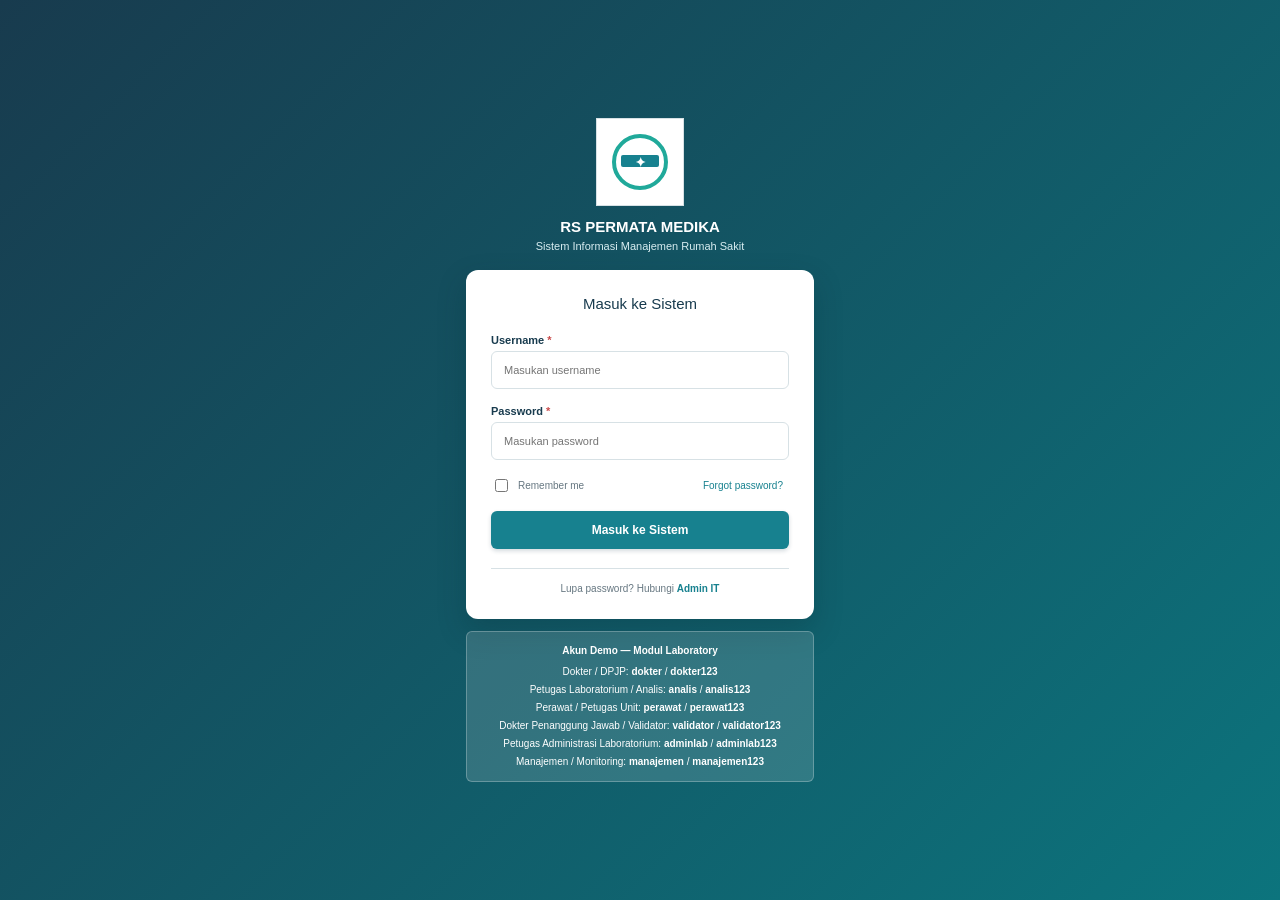
<file: SIMRS_Laboratory.html>
<!DOCTYPE html>
<html lang="id">
<head>
<meta charset="UTF-8">
<meta name="viewport" content="width=device-width, initial-scale=1.0">
<title>SIMRS Laboratory — RS Permata Medika</title>
<style>
:root{--teal:#17818F;--navy:#183B4E;--dark:#245B73;--light:#E8F4F5;--header:#EAF5F6;--page:#F4F7F8;--muted:#667781;--border:#D7E1E5}
*{box-sizing:border-box}body{margin:0;font-family:Arial,Helvetica,sans-serif;color:var(--navy);background:var(--page)}
.hidden{display:none!important}
.login-screen{min-height:100vh;background:linear-gradient(135deg,#183B4E 0%,#0C747D 100%);display:flex;align-items:center;justify-content:center;padding:22px}
.login-wrap{width:100%;max-width:348px}
.brandmark{width:88px;height:88px;background:#fff;margin:0 auto 12px;display:flex;align-items:center;justify-content:center;border:1px solid #d7e1e5}
.mark{width:56px;height:56px;border:4px solid #20a99a;border-radius:50%;position:relative;display:flex;align-items:center;justify-content:center}
.mark:before{content:"";position:absolute;left:5px;top:17px;width:38px;height:12px;background:#17818f;border-radius:2px}
.mark:after{content:"✦";position:relative;color:white;font-size:13px;font-weight:bold}
.login-title{text-align:center;color:#fff;margin-bottom:18px}.login-title h1{font-size:15px;margin:0 0 5px}.login-title p{font-size:11px;color:#d8edf1;margin:0}
.login-card{background:#fff;border-radius:12px;padding:25px;box-shadow:0 12px 28px #082b3540}
.login-card h2{text-align:center;font-size:15px;font-weight:500;margin:0 0 22px}
.field{margin-bottom:16px}.field label{display:block;font-size:11px;font-weight:600;margin-bottom:5px}
.field input{width:100%;height:38px;border:1px solid #d7e1e5;border-radius:6px;padding:0 12px;font-size:11px;outline:none}
.field input:focus{border-color:var(--teal);box-shadow:0 0 0 2px #17818f20}
.options{display:flex;justify-content:space-between;align-items:center;font-size:10px;color:var(--muted);margin:2px 0 16px}
.options label{display:flex;gap:7px;align-items:center}.options button{border:0;background:none;color:var(--teal);font-size:10px;cursor:pointer}
.login-btn{width:100%;height:38px;background:var(--teal);color:#fff;border:0;border-radius:6px;font-size:12px;font-weight:bold;cursor:pointer;box-shadow:0 2px 4px #183b4e30}
.login-btn:hover{background:var(--dark)}
.login-foot{border-top:1px solid var(--border);padding-top:14px;margin-top:19px;text-align:center;font-size:10px;color:var(--muted)}
.demo-box{margin-top:12px;border:1px solid #ffffff40;background:#ffffff25;color:white;border-radius:6px;padding:10px 12px;text-align:center;font-size:10px;line-height:1.8}
.demo-box strong{display:block;margin-bottom:3px}.demo-box code{font-family:Arial,sans-serif;font-weight:bold}
.error{font-size:11px;color:#b42318;background:#fff0f0;border-radius:5px;padding:8px;margin:0 0 12px}
.app-shell{min-height:100vh;display:flex;flex-direction:column}
.app-top{height:54px;background:var(--header);border-bottom:1px solid var(--border);display:flex;align-items:center;justify-content:space-between;padding:0 20px;flex-shrink:0}
.app-top .hospital{font-size:12px;font-weight:bold}.app-top .right{display:flex;align-items:center;gap:14px;font-size:11px}
.logout{border:0;border-radius:4px;background:#c90000;color:white;padding:7px 13px;font-size:11px;font-weight:bold;cursor:pointer}
#roleFrame{width:100%;height:calc(100vh - 54px);border:0;background:var(--page);display:block}
@media(max-width:550px){.login-card{padding:21px}.app-top{padding:0 10px}.app-top .hospital{font-size:10px}.app-top .right{gap:8px;font-size:10px}}
</style>
</head>
<body>
<div id="loginScreen" class="login-screen">
 <div class="login-wrap">
  <div class="login-title">
   <div class="brandmark"><div class="mark"></div></div>
   <h1>RS PERMATA MEDIKA</h1>
   <p>Sistem Informasi Manajemen Rumah Sakit</p>
  </div>
  <div class="login-card">
   <h2>Masuk ke Sistem</h2>
   <form id="loginForm">
    <div class="field"><label for="username">Username <span style="color:#c94a4a">*</span></label><input id="username" name="username" placeholder="Masukan username" autocomplete="username" required></div>
    <div class="field"><label for="password">Password <span style="color:#c94a4a">*</span></label><input id="password" name="password" type="password" placeholder="Masukan password" autocomplete="current-password" required></div>
    <div class="options"><label><input id="remember" type="checkbox"> Remember me</label><button type="button" onclick="alert('Silakan hubungi Admin IT untuk bantuan reset password.')">Forgot password?</button></div>
    <p id="loginError" class="error hidden">Username atau password tidak sesuai. Silakan coba kembali.</p>
    <button class="login-btn" type="submit">Masuk ke Sistem</button>
   </form>
   <div class="login-foot">Lupa password? Hubungi <strong style="color:#17818f">Admin IT</strong></div>
  </div>
  <div class="demo-box">
   <strong>Akun Demo — Modul Laboratory</strong>
   Dokter / DPJP: <code>dokter</code> / <code>dokter123</code><br>
   Petugas Laboratorium / Analis: <code>analis</code> / <code>analis123</code><br>
   Perawat / Petugas Unit: <code>perawat</code> / <code>perawat123</code><br>
   Dokter Penanggung Jawab / Validator: <code>validator</code> / <code>validator123</code><br>
   Petugas Administrasi Laboratorium: <code>adminlab</code> / <code>adminlab123</code><br>
   Manajemen / Monitoring: <code>manajemen</code> / <code>manajemen123</code>
  </div>
 </div>
</div>
<div id="application" class="app-shell hidden">
 <header class="app-top">
  <div class="hospital">SIMRS <span style="font-weight:400;color:#667781">| RS PERMATA MEDIKA · Laboratory</span></div>
  <div class="right"><span id="activeRole"></span><button class="logout" type="button" onclick="logout()">Log-out</button></div>
 </header>
 <iframe id="roleFrame" title="Halaman Laboratory sesuai role"></iframe>
</div>
<script>
const sourcePages = {"doctor": "<!DOCTYPE html>\n<html lang=\"id\">\n<head>\n<meta charset=\"UTF-8\">\n<meta name=\"viewport\" content=\"width=device-width, initial-scale=1.0\">\n<title>SIMRS | Laboratory - Dokter<\/title>\n<style>\n:root{\n  --primary:#17818F;\n  --navy:#183B4E;\n  --dark-teal:#245B73;\n  --light-teal:#E8F4F5;\n  --header:#EAF5F6;\n  --page:#F4F7F8;\n  --white:#FFFFFF;\n  --text:#183B4E;\n  --secondary:#667781;\n  --border:#D7E1E5;\n  --placeholder:#D9D9D9;\n  --pending-bg:#F5E6B3;\n  --pending-text:#7A5A00;\n  --reported-bg:#C7DED2;\n  --reported-text:#24543F;\n  --danger:#C94A4A;\n  --shadow:0 2px 8px rgba(24,59,78,.08);\n}\n*{box-sizing:border-box}\nbody{margin:0;font-family:Arial,Helvetica,sans-serif;background:#eef3f4;color:var(--text);font-size:13px}\nbutton,input,select,textarea{font-family:inherit}\n.app{height:100vh;min-height:720px;display:flex;overflow:hidden;background:var(--page)}\n.sidebar{width:264px;background:var(--primary);color:#fff;display:flex;flex-direction:column;flex-shrink:0}\n.brand{height:73px;background:var(--primary);display:flex;align-items:center;padding:0 18px;border-bottom:1px solid rgba(255,255,255,.15)}\n.menu-icon{font-size:22px;margin-right:10px;line-height:1}\n.brand strong{font-size:20px;letter-spacing:.1px}\n.brand span{font-size:16px;font-weight:400;margin-left:5px}\n.side-body{padding:24px 22px}\n.module-title{font-size:17px;font-weight:700;display:flex;align-items:center;gap:8px;margin-bottom:18px}\n.module-title .chev{font-size:17px}\n.nav-item{padding:11px 18px;margin:2px 0;border-radius:4px;color:#fff;font-size:15px;cursor:pointer}\n.nav-item:hover,.nav-item.active{background:rgba(255,255,255,.10)}\n.nav-item.active{font-weight:700}\n.main{flex:1;min-width:0;display:flex;flex-direction:column}\n.topbar{height:73px;background:var(--header);display:flex;align-items:center;justify-content:flex-end;padding:0 22px;border-bottom:1px solid #e1eaec}\n.user{font-size:11px;font-weight:700;text-align:right;line-height:1.2;margin-right:13px}\n.user small{font-weight:400}\n.logout{border:0;background:#c00000;color:#fff;border-radius:3px;padding:7px 12px;font-size:11px;cursor:pointer}\n.content{padding:27px 25px 42px;overflow:auto}\n.container{max-width:1030px;margin:0 auto}\nh1{font-size:22px;margin:0 0 12px;color:var(--navy)}\n.subtitle{font-size:12px;color:var(--secondary);margin-bottom:18px}\n.toolbar{display:flex;gap:8px;align-items:center;margin-bottom:15px}\n.search{height:38px;border:1px solid #8d989d;border-radius:8px;background:#fff;flex:1;padding:0 13px;font-size:12px;outline:none}\n.search:focus{border-color:var(--primary);box-shadow:0 0 0 2px rgba(23,129,143,.12)}\n.filter,.btn{height:38px;border:0;border-radius:7px;padding:0 14px;font-size:12px;font-weight:700;cursor:pointer}\n.filter{background:var(--light-teal);color:var(--dark-teal)}\n.btn-primary{background:var(--primary);color:#fff}\n.btn-secondary{background:#fff;color:var(--dark-teal);border:1px solid var(--border)}\n.btn-danger{background:#fff0f0;color:var(--danger);border:1px solid #efc9c9}\n.btn-small{height:28px;padding:0 12px;font-size:11px;border-radius:6px}\n.table-card{background:#fff;border-radius:6px;box-shadow:var(--shadow);padding:0 12px 10px}\ntable{width:100%;border-collapse:collapse;font-size:12px}\nth{background:var(--light-teal);color:var(--dark-teal);font-weight:700;height:34px;text-align:left;padding:0 12px}\ntd{height:43px;border-bottom:1px solid var(--border);padding:0 12px;color:#18242a}\ntr:last-child td{border-bottom:0}\n.status{display:inline-flex;align-items:center;justify-content:center;border-radius:6px;padding:6px 10px;min-width:105px;font-size:10.5px;font-weight:700}\n.status.pending{background:var(--pending-bg);color:var(--pending-text)}\n.status.reported{background:var(--reported-bg);color:var(--reported-text)}\n.status.critical{background:#f7d6d6;color:#8d2020}\n.action{border:0;background:var(--primary);color:#fff;border-radius:6px;padding:7px 12px;font-size:10.5px;cursor:pointer}\n.action.secondary{background:var(--dark-teal)}\n.empty{padding:34px;text-align:center;color:var(--secondary)}\n.hidden{display:none!important}\n.card{background:#fff;border-radius:8px;box-shadow:var(--shadow);padding:15px;margin-bottom:14px}\n.patient-strip{background:#f2f6f7;border-radius:5px;padding:12px 14px;display:grid;grid-template-columns:1.4fr 1fr 1fr 1fr;gap:12px;margin-bottom:14px}\n.label{font-size:10px;color:var(--secondary);margin-bottom:3px}\n.value{font-size:12px;font-weight:700;color:var(--text)}\n.section-title{font-size:13px;font-weight:700;color:var(--navy);margin-bottom:10px}\n.form-grid{display:grid;grid-template-columns:1fr 1fr;gap:12px}\n.field{display:flex;flex-direction:column;gap:5px}\n.field label{font-size:11px;font-weight:700;color:var(--dark-teal)}\n.field input,.field select,.field textarea{border:1px solid var(--border);border-radius:6px;padding:9px 10px;font-size:12px;background:#fff;outline:none}\n.field textarea{min-height:75px;resize:vertical}\n.test-grid{display:grid;grid-template-columns:repeat(3,1fr);gap:8px}\n.test{border:1px solid var(--border);border-radius:6px;padding:10px;background:#fbfcfc;cursor:pointer}\n.test:hover{border-color:var(--primary)}\n.test input{margin-right:7px}\n.test b{font-size:11px}.test small{display:block;color:var(--secondary);font-size:9.5px;margin:4px 0 0 20px}\n.actions{display:flex;justify-content:flex-end;gap:8px;margin-top:15px}\n.notice{background:var(--light-teal);border-left:4px solid var(--primary);padding:10px 12px;border-radius:4px;font-size:11px;color:var(--dark-teal);margin-bottom:12px}\n.result-table td,.result-table th{padding:8px 10px;height:auto}\n.flag{font-weight:700;font-size:10px}\n.flag.high{color:#9b5d00}.flag.low{color:#9b5d00}.flag.critical{color:#a00000}\n.tabs{display:flex;gap:4px;margin-bottom:13px;border-bottom:1px solid var(--border)}\n.tab{border:0;background:transparent;padding:9px 14px;font-size:11px;font-weight:700;color:var(--secondary);cursor:pointer;border-bottom:2px solid transparent}\n.tab.active{color:var(--primary);border-bottom-color:var(--primary)}\n.toast{position:fixed;right:22px;bottom:22px;background:var(--navy);color:#fff;padding:11px 15px;border-radius:7px;font-size:11px;box-shadow:0 5px 20px rgba(0,0,0,.16);z-index:20}\n.demo{position:fixed;left:284px;bottom:16px;background:rgba(255,255,255,.62);padding:8px 15px;border-radius:7px;color:#fff;font-size:9px;text-align:center;backdrop-filter:blur(3px)}\n@media(max-width:800px){\n .sidebar{width:210px}.brand strong{font-size:16px}.brand span{font-size:12px}\n .patient-strip{grid-template-columns:1fr 1fr}.test-grid{grid-template-columns:1fr}\n}\n<\/style>\n<\/head>\n<body>\n<div class=\"app\">\n  <aside class=\"sidebar\">\n    <div class=\"brand\"><span class=\"menu-icon\">☰<\/span><strong>SIMRS<\/strong><span>| RS PERMATA MEDIKA<\/span><\/div>\n    <div class=\"side-body\">\n      <div class=\"module-title\">◉ Laboratory <span class=\"chev\">⌃<\/span><\/div>\n      <div class=\"nav-item active\" data-page=\"worklist\">Worklist<\/div>\n      <div class=\"nav-item\" data-page=\"order\">Order Pemeriksaan<\/div>\n      <div class=\"nav-item\" data-page=\"results\">Hasil Laboratorium<\/div>\n      <div class=\"nav-item\" data-page=\"history\">Riwayat Hasil<\/div>\n    <\/div>\n  <\/aside>\n\n  <main class=\"main\">\n    <header class=\"topbar\">\n      <div class=\"user\">dr. Rani Situmorang, Sp. Rad<br><small>Dokter<\/small><\/div>\n      <span class=\"embedded-logout-placeholder\" style=\"display:none\"><\/span>\n    <\/header>\n\n    <section class=\"content\">\n      <div class=\"container\">\n\n        <!-- WORKLIST -->\n        <div id=\"page-worklist\" class=\"page\">\n          <h1>Laboratory Worklist<\/h1>\n          <div class=\"subtitle\">Daftar pemeriksaan laboratorium pasien dalam konteks pelayanan dokter.<\/div>\n          <div class=\"toolbar\">\n            <input id=\"workSearch\" class=\"search\" placeholder=\"⌕  Nama/Nomor RM/Order ID\" oninput=\"filterWorklist()\">\n            <button class=\"filter\">Status: All ▾<\/button>\n            <button class=\"filter\">Priority: All ▾<\/button>\n            <button class=\"btn btn-primary\" onclick=\"showPage('order')\">+ Order Lab<\/button>\n          <\/div>\n          <div class=\"table-card\">\n            <table id=\"workTable\">\n              <thead><tr><th>Nama Pasien<\/th><th>Nomor Rekam Medis<\/th><th>Pemeriksaan<\/th><th>Order ID<\/th><th>Status<\/th><th>Action<\/th><\/tr><\/thead>\n              <tbody>\n                <tr><td>Andi Wijaya<\/td><td>RM001234<\/td><td>CBC, GDS<\/td><td>LAB-260915-001<\/td><td><span class=\"status pending\">Pending<\/span><\/td><td><button class=\"action\" onclick=\"openResult('Andi Wijaya','RM001234','LAB-260915-001','pending')\">View Detail<\/button><\/td><\/tr>\n                <tr><td>Siti Aminah<\/td><td>RM001235<\/td><td>Urinalisis<\/td><td>LAB-260915-002<\/td><td><span class=\"status pending\">Menunggu Hasil<\/span><\/td><td><button class=\"action\" onclick=\"openResult('Siti Aminah','RM001235','LAB-260915-002','pending')\">View Detail<\/button><\/td><\/tr>\n                <tr><td>Budi Santoso<\/td><td>RM001236<\/td><td>Kimia Klinik<\/td><td>LAB-260915-003<\/td><td><span class=\"status reported\">Published<\/span><\/td><td><button class=\"action secondary\" onclick=\"openResult('Budi Santoso','RM001236','LAB-260915-003','published')\">View Result<\/button><\/td><\/tr>\n                <tr><td>Rina Lestari<\/td><td>RM001237<\/td><td>Hematologi<\/td><td>LAB-260915-004<\/td><td><span class=\"status critical\">Critical Alert<\/span><\/td><td><button class=\"action\" onclick=\"openResult('Rina Lestari','RM001237','LAB-260915-004','critical')\">View Alert<\/button><\/td><\/tr>\n              <\/tbody>\n            <\/table>\n          <\/div>\n        <\/div>\n\n        <!-- ORDER -->\n        <div id=\"page-order\" class=\"page hidden\">\n          <h1>Order Pemeriksaan Laboratorium<\/h1>\n          <div class=\"subtitle\">Dokter dapat membuat order pemeriksaan untuk pasien yang sedang menjalani pelayanan.<\/div>\n          <div class=\"notice\">Alur mengikuti SOP: pilih pasien → pilih pemeriksaan → lengkapi indikasi klinis → simpan/kirim order. Sistem membuat Order ID unik.<\/div>\n          <div class=\"card\">\n            <div class=\"section-title\">Detail Pasien<\/div>\n            <div class=\"form-grid\">\n              <div class=\"field\"><label>Cari Pasien<\/label><input id=\"patientSearch\" placeholder=\"Nama / Nomor Rekam Medis / NIK\"><\/div>\n              <div class=\"field\"><label>Unit Pelayanan<\/label><select><option>Rawat Jalan<\/option><option>Rawat Inap<\/option><option>IGD<\/option><\/select><\/div>\n              <div class=\"field\"><label>Nomor Rekam Medis<\/label><input value=\"RM001238\" readonly><\/div>\n              <div class=\"field\"><label>Nama Lengkap<\/label><input value=\"Dewi Anggraini\" readonly><\/div>\n              <div class=\"field\"><label>Tanggal Lahir / Umur<\/label><input value=\"12 Mei 1988 / 38 tahun\" readonly><\/div>\n              <div class=\"field\"><label>Dokter / DPJP<\/label><input value=\"dr. Rani Situmorang, Sp. Rad\" readonly><\/div>\n            <\/div>\n          <\/div>\n          <div class=\"card\">\n            <div class=\"section-title\">Pilih Pemeriksaan<\/div>\n            <div class=\"test-grid\">\n              <label class=\"test\"><input type=\"checkbox\"> <b>Hematologi<\/b><small>CBC / Hb / Leukosit / Trombosit<\/small><\/label>\n              <label class=\"test\"><input type=\"checkbox\"> <b>Kimia Klinik<\/b><small>GDS / GDP / Ureum / Kreatinin<\/small><\/label>\n              <label class=\"test\"><input type=\"checkbox\"> <b>Urinalisis<\/b><small>Urine rutin & sedimen<\/small><\/label>\n              <label class=\"test\"><input type=\"checkbox\"> <b>Imunologi/Serologi<\/b><small>Panel sesuai indikasi<\/small><\/label>\n              <label class=\"test\"><input type=\"checkbox\"> <b>Mikrobiologi<\/b><small>Kultur / pemeriksaan mikrobiologi<\/small><\/label>\n              <label class=\"test\"><input type=\"checkbox\"> <b>Koagulasi<\/b><small>PT / aPTT / parameter koagulasi<\/small><\/label>\n            <\/div>\n          <\/div>\n          <div class=\"card\">\n            <div class=\"form-grid\">\n              <div class=\"field\"><label>Prioritas<\/label><select id=\"priority\"><option>ROUTINE<\/option><option>CITO<\/option><\/select><\/div>\n              <div class=\"field\"><label>Persiapan Pasien<\/label><input value=\"Sesuai pemeriksaan yang dipilih\" readonly><\/div>\n            <\/div>\n            <div class=\"field\" style=\"margin-top:12px\"><label>Indikasi Klinis<\/label><textarea placeholder=\"Masukkan indikasi/pertanyaan klinis bila diperlukan...\"><\/textarea><\/div>\n            <div class=\"actions\">\n              <button class=\"btn btn-secondary\" onclick=\"showPage('worklist')\">Cancel<\/button>\n              <button class=\"btn btn-primary\" onclick=\"submitOrder()\">Simpan & Kirim Order<\/button>\n            <\/div>\n          <\/div>\n        <\/div>\n\n        <!-- RESULTS -->\n        <div id=\"page-results\" class=\"page hidden\">\n          <h1>Hasil Laboratorium<\/h1>\n          <div class=\"subtitle\">Hasil yang telah diterbitkan dapat dilihat dokter sesuai hak akses RBAC.<\/div>\n          <div class=\"tabs\"><button class=\"tab active\">Hasil Terbaru<\/button><button class=\"tab\" onclick=\"showPage('history')\">Riwayat Hasil<\/button><\/div>\n          <div id=\"resultCard\" class=\"card\"><\/div>\n        <\/div>\n\n        <!-- HISTORY -->\n        <div id=\"page-history\" class=\"page hidden\">\n          <h1>Riwayat Hasil Laboratorium<\/h1>\n          <div class=\"subtitle\">Perbandingan hasil pasien sebelumnya untuk mendukung pengambilan keputusan klinis.<\/div>\n          <div class=\"toolbar\"><input class=\"search\" placeholder=\"⌕  Cari pasien / nomor RM\"><button class=\"filter\">Periode: 30 hari ▾<\/button><\/div>\n          <div class=\"table-card\">\n            <table><thead><tr><th>Tanggal<\/th><th>Pasien<\/th><th>Pemeriksaan<\/th><th>Hasil<\/th><th>Status<\/th><th>Action<\/th><\/tr><\/thead>\n            <tbody>\n              <tr><td>15 Sep 2026<\/td><td>Budi Santoso<\/td><td>Kimia Klinik<\/td><td>4 parameter<\/td><td><span class=\"status reported\">Published<\/span><\/td><td><button class=\"action secondary\" onclick=\"openResult('Budi Santoso','RM001236','LAB-260915-003','published')\">Detail<\/button><\/td><\/tr>\n              <tr><td>02 Sep 2026<\/td><td>Budi Santoso<\/td><td>Hematologi<\/td><td>8 parameter<\/td><td><span class=\"status reported\">Published<\/span><\/td><td><button class=\"action secondary\" onclick=\"openResult('Budi Santoso','RM001236','LAB-260902-018','published')\">Detail<\/button><\/td><\/tr>\n              <tr><td>17 Aug 2026<\/td><td>Budi Santoso<\/td><td>GDS<\/td><td>1 parameter<\/td><td><span class=\"status reported\">Published<\/span><\/td><td><button class=\"action secondary\" onclick=\"openResult('Budi Santoso','RM001236','LAB-260817-009','published')\">Detail<\/button><\/td><\/tr>\n            <\/tbody><\/table>\n          <\/div>\n        <\/div>\n\n      <\/div>\n    <\/section>\n  <\/main>\n<\/div>\n\n<div class=\"demo\">Akun demo: dokter / password<\/div>\n\n<script>\nconst pages=['worklist','order','results','history'];\ndocument.querySelectorAll('.nav-item').forEach(item=>{\n  item.addEventListener('click',()=>showPage(item.dataset.page));\n});\nfunction showPage(page){\n  pages.forEach(p=>document.getElementById('page-'+p).classList.toggle('hidden',p!==page));\n  document.querySelectorAll('.nav-item').forEach(n=>n.classList.toggle('active',n.dataset.page===page));\n}\nfunction filterWorklist(){\n  const q=document.getElementById('workSearch').value.toLowerCase();\n  document.querySelectorAll('#workTable tbody tr').forEach(r=>r.style.display=r.innerText.toLowerCase().includes(q)?'':'none');\n}\nfunction openResult(name,rm,order,status){\n  showPage('results');\n  let statusHtml=status==='critical'?'<span class=\"status critical\">CRITICAL<\/span>':status==='published'?'<span class=\"status reported\">PUBLISHED<\/span>':'<span class=\"status pending\">PENDING VALIDATION<\/span>';\n  let body=status==='pending'\n  ? `<div class=\"notice\">Hasil belum diterbitkan. Dokter dapat melihat status pemeriksaan, tetapi hasil klinis belum tersedia untuk ditampilkan sebagai laporan final.<\/div>\n     <div class=\"patient-strip\"><div><div class=\"label\">Nama Pasien<\/div><div class=\"value\">${name}<\/div><\/div><div><div class=\"label\">No. Rekam Medis<\/div><div class=\"value\">${rm}<\/div><\/div><div><div class=\"label\">Order ID<\/div><div class=\"value\">${order}<\/div><\/div><div><div class=\"label\">Status<\/div>${statusHtml}<\/div><\/div>\n     <div class=\"actions\"><button class=\"btn btn-secondary\" onclick=\"showPage('worklist')\">Kembali<\/button><\/div>`\n  : `<div class=\"patient-strip\"><div><div class=\"label\">Nama Pasien<\/div><div class=\"value\">${name}<\/div><\/div><div><div class=\"label\">No. Rekam Medis<\/div><div class=\"value\">${rm}<\/div><\/div><div><div class=\"label\">Order ID<\/div><div class=\"value\">${order}<\/div><\/div><div><div class=\"label\">Status<\/div>${statusHtml}<\/div><\/div>\n     ${status==='critical'?'<div class=\"notice\" style=\"border-left-color:#C94A4A;background:#fff0f0;color:#8d2020\"><b>Critical Result Alert:<\/b> terdapat hasil yang memerlukan perhatian klinis. Lakukan tindak lanjut sesuai kebijakan rumah sakit.<\/div>':''}\n     <div class=\"section-title\">Hasil Pemeriksaan<\/div>\n     <div class=\"table-card\"><table class=\"result-table\"><thead><tr><th>Parameter<\/th><th>Hasil<\/th><th>Satuan<\/th><th>Nilai Rujukan<\/th><th>Flag<\/th><\/tr><\/thead>\n     <tbody>\n      <tr><td>Hemoglobin<\/td><td>${status==='critical'?'7.1':'13.4'}<\/td><td>g/dL<\/td><td>12.0–16.0<\/td><td><span class=\"flag ${status==='critical'?'critical':''}\">${status==='critical'?'LL':'Normal'}<\/span><\/td><\/tr>\n      <tr><td>Leukosit<\/td><td>${status==='critical'?'18.2':'8.4'}<\/td><td>10³/µL<\/td><td>4.0–10.0<\/td><td><span class=\"flag high\">${status==='critical'?'H':'Normal'}<\/span><\/td><\/tr>\n      <tr><td>Trombosit<\/td><td>238<\/td><td>10³/µL<\/td><td>150–450<\/td><td><span class=\"flag\">Normal<\/span><\/td><\/tr>\n      <tr><td>Glukosa<\/td><td>${status==='critical'?'310':'102'}<\/td><td>mg/dL<\/td><td>70–140<\/td><td><span class=\"flag ${status==='critical'?'critical':''}\">${status==='critical'?'HH':'Normal'}<\/span><\/td><\/tr>\n     <\/tbody><\/table><\/div>\n     <div class=\"form-grid\" style=\"margin-top:14px\"><div><div class=\"label\">Waktu Pemeriksaan<\/div><div class=\"value\">15 Sep 2026, 09:42<\/div><\/div><div><div class=\"label\">Waktu Validasi<\/div><div class=\"value\">15 Sep 2026, 10:15<\/div><\/div><div><div class=\"label\">Validator<\/div><div class=\"value\">dr. Andi Pratama, MARS<\/div><\/div><div><div class=\"label\">Specimen ID<\/div><div class=\"value\">SPC-260915-001<\/div><\/div><\/div>\n     <div class=\"actions\"><button class=\"btn btn-secondary\" onclick=\"showPage('history')\">Riwayat Hasil<\/button><button class=\"btn btn-primary\" onclick=\"toast('Preview laporan dibuka')\">Lihat/Cetak Laporan<\/button><\/div>`;\n  document.getElementById('resultCard').innerHTML=body;\n}\nfunction submitOrder(){\n  const selected=[...document.querySelectorAll('.test input:checked')];\n  if(!selected.length){toast('Pilih minimal satu pemeriksaan laboratorium');return}\n  toast('Order LAB berhasil dibuat dan dikirim');\n  setTimeout(()=>showPage('worklist'),700);\n}\nfunction toast(message){\n  const old=document.querySelector('.toast'); if(old) old.remove();\n  const t=document.createElement('div');t.className='toast';t.textContent=message;document.body.appendChild(t);\n  setTimeout(()=>t.remove(),2400);\n}\n<\/script>\n<\/body>\n<\/html>", "analyst": "<!DOCTYPE html>\n<html lang=\"id\">\n<head>\n<meta charset=\"UTF-8\">\n<meta name=\"viewport\" content=\"width=device-width, initial-scale=1.0\">\n<title>SIMRS | Laboratory - Petugas Laboratorium / Analis<\/title>\n<style>\n:root{\n --primary:#17818F;--navy:#183B4E;--dark-teal:#245B73;--light-teal:#E8F4F5;\n --header:#EAF5F6;--page:#F4F7F8;--white:#FFFFFF;--secondary:#667781;\n --border:#D7E1E5;--pending-bg:#F5E6B3;--pending-text:#7A5A00;\n --reported-bg:#C7DED2;--reported-text:#24543F;--danger:#C94A4A;\n}\n*{box-sizing:border-box}\nbody{margin:0;font-family:Arial,Helvetica,sans-serif;background:#eef3f4;color:var(--navy);font-size:13px}\nbutton,input,select,textarea{font-family:inherit}\n.app{height:100vh;min-height:720px;display:flex;overflow:hidden;background:var(--page)}\n.sidebar{width:264px;background:var(--primary);color:#fff;flex-shrink:0}\n.brand{height:73px;display:flex;align-items:center;padding:0 18px;border-bottom:1px solid rgba(255,255,255,.15)}\n.menu{font-size:22px;margin-right:10px}.brand b{font-size:20px}.brand span{font-size:16px;margin-left:5px}\n.side{padding:24px 22px}.module{font-size:17px;font-weight:700;margin-bottom:18px}\n.nav{padding:10px 18px;border-radius:4px;margin:2px 0;cursor:pointer}\n.nav.active,.nav:hover{background:rgba(255,255,255,.11)}.nav.active{font-weight:700}\n.main{flex:1;min-width:0;display:flex;flex-direction:column}\n.topbar{height:73px;background:var(--header);display:flex;justify-content:flex-end;align-items:center;padding:0 22px}\n.user{text-align:right;font-size:11px;font-weight:700;line-height:1.2;margin-right:13px}.user small{font-weight:400}\n.logout{background:#c00000;color:#fff;border:0;border-radius:3px;padding:7px 12px;font-size:11px}\n.content{padding:27px 25px 45px;overflow:auto}.container{max-width:1060px;margin:auto}\nh1{font-size:22px;margin:0 0 7px}.sub{font-size:12px;color:var(--secondary);margin-bottom:18px}\n.toolbar{display:flex;gap:8px;margin-bottom:15px}.search{height:38px;flex:1;border:1px solid #8d989d;border-radius:8px;padding:0 13px;background:#fff;outline:none}\n.filter,.btn{height:38px;border:0;border-radius:7px;padding:0 14px;font-size:12px;font-weight:700;cursor:pointer}\n.filter{background:var(--light-teal);color:var(--dark-teal)}.primary{background:var(--primary);color:#fff}\n.secondary{background:#fff;color:var(--dark-teal);border:1px solid var(--border)}\n.danger{background:#fff0f0;color:var(--danger);border:1px solid #efc9c9}\n.card,.table-card{background:#fff;border-radius:7px;box-shadow:0 2px 8px rgba(24,59,78,.08)}\n.card{padding:15px;margin-bottom:14px}.table-card{padding:0 12px 10px}\ntable{width:100%;border-collapse:collapse;font-size:12px}th{height:34px;background:var(--light-teal);padding:0 11px;text-align:left;color:var(--dark-teal)}\ntd{height:43px;padding:0 11px;border-bottom:1px solid var(--border);color:#18242a}tr:last-child td{border:0}\n.status{display:inline-flex;justify-content:center;align-items:center;border-radius:6px;padding:6px 9px;min-width:104px;font-size:10px;font-weight:700}\n.pending{background:var(--pending-bg);color:var(--pending-text)}.reported{background:var(--reported-bg);color:var(--reported-text)}\n.critical{background:#f7d6d6;color:#8d2020}.received{background:#dbecef;color:var(--dark-teal)}.revision{background:#eadff3;color:#624276}\n.action{border:0;background:var(--primary);color:#fff;border-radius:6px;padding:7px 11px;font-size:10.5px;cursor:pointer}\n.action.dark{background:var(--dark-teal)}.action.red{background:var(--danger)}\n.hidden{display:none!important}\n.patient{background:#f2f6f7;border-radius:5px;padding:12px 14px;display:grid;grid-template-columns:1.4fr 1fr 1fr 1fr;gap:12px;margin-bottom:14px}\n.label{font-size:10px;color:var(--secondary);margin-bottom:3px}.value{font-size:12px;font-weight:700}\n.title{font-size:13px;font-weight:700;margin-bottom:10px}.grid{display:grid;grid-template-columns:1fr 1fr;gap:12px}\n.field{display:flex;flex-direction:column;gap:5px}.field label{font-size:11px;font-weight:700;color:var(--dark-teal)}\n.field input,.field select,.field textarea{border:1px solid var(--border);border-radius:6px;padding:9px 10px;font-size:12px;background:#fff}\n.field textarea{min-height:72px;resize:vertical}\n.notice{padding:10px 12px;background:var(--light-teal);border-left:4px solid var(--primary);border-radius:4px;font-size:11px;color:var(--dark-teal);margin-bottom:12px}\n.notice.red{background:#fff0f0;border-left-color:var(--danger);color:#8d2020}\n.actions{display:flex;justify-content:flex-end;gap:8px;margin-top:15px}\n.tabs{display:flex;border-bottom:1px solid var(--border);margin-bottom:13px}.tab{border:0;background:transparent;padding:9px 14px;font-size:11px;font-weight:700;color:var(--secondary);border-bottom:2px solid transparent;cursor:pointer}\n.tab.active{color:var(--primary);border-bottom-color:var(--primary)}\n.result-table td,.result-table th{height:auto;padding:9px}.result-input{width:110px;padding:7px;border:1px solid var(--border);border-radius:5px}\n.flag-high{color:#9b5d00;font-weight:700}.flag-critical{color:#a00000;font-weight:700}\n.badge-count{float:right;background:#fff;color:var(--primary);border-radius:10px;padding:2px 7px;font-size:9px}\n.demo{position:fixed;left:284px;bottom:16px;background:rgba(255,255,255,.62);padding:8px 15px;border-radius:7px;color:#fff;font-size:9px;text-align:center;backdrop-filter:blur(3px)}\n.toast{position:fixed;right:22px;bottom:22px;background:var(--navy);color:#fff;padding:11px 15px;border-radius:7px;font-size:11px;z-index:20}\n@media(max-width:800px){.sidebar{width:220px}.patient{grid-template-columns:1fr 1fr}.grid{grid-template-columns:1fr}}\n<\/style>\n<\/head>\n<body>\n<div class=\"app\">\n<aside class=\"sidebar\">\n <div class=\"brand\"><span class=\"menu\">☰<\/span><b>SIMRS<\/b><span>| RS PERMATA MEDIKA<\/span><\/div>\n <div class=\"side\">\n  <div class=\"module\">◉ Laboratory <span>⌃<\/span><\/div>\n  <div class=\"nav active\" data-page=\"worklist\">Analytical Worklist<\/div>\n  <div class=\"nav\" data-page=\"receiving\">Penerimaan Spesimen<\/div>\n  <div class=\"nav\" data-page=\"results\">Input Hasil<\/div>\n  <div class=\"nav\" data-page=\"critical\">Hasil Kritis <span class=\"badge-count\">2<\/span><\/div>\n  <div class=\"nav\" data-page=\"revision\">Revision Worklist<\/div>\n <\/div>\n<\/aside>\n\n<main class=\"main\">\n<header class=\"topbar\">\n <div class=\"user\">Novi Andriani, A.Md.AK<br><small>Petugas Laboratorium / Analis<\/small><\/div>\n <span class=\"embedded-logout-placeholder\" style=\"display:none\"><\/span>\n<\/header>\n\n<section class=\"content\"><div class=\"container\">\n\n<!-- ANALYTICAL WORKLIST -->\n<div id=\"page-worklist\" class=\"page\">\n <h1>Analytical Worklist<\/h1>\n <div class=\"sub\">Daftar pemeriksaan dengan spesimen yang telah diterima dan siap diproses oleh analis.<\/div>\n <div class=\"toolbar\">\n  <input id=\"search\" class=\"search\" placeholder=\"⌕  Nama/Nomor RM/Specimen ID/Order ID\" oninput=\"filterRows()\">\n  <button class=\"filter\">Section: All ▾<\/button><button class=\"filter\">Priority: All ▾<\/button>\n <\/div>\n <div class=\"table-card\">\n <table id=\"work\">\n <thead><tr><th>Nama Pasien<\/th><th>No. RM<\/th><th>Specimen ID<\/th><th>Pemeriksaan<\/th><th>Priority<\/th><th>Status<\/th><th>Action<\/th><\/tr><\/thead>\n <tbody>\n  <tr><td>Andi Wijaya<\/td><td>RM001234<\/td><td>SPC-260915-001<\/td><td>CBC<\/td><td>Routine<\/td><td><span class=\"status received\">SPESIMEN DITERIMA<\/span><\/td><td><button class=\"action\" onclick=\"openEntry('Andi Wijaya','RM001234','SPC-260915-001','CBC')\">Process<\/button><\/td><\/tr>\n  <tr><td>Siti Aminah<\/td><td>RM001235<\/td><td>SPC-260915-002<\/td><td>Urinalisis<\/td><td>Routine<\/td><td><span class=\"status received\">SPESIMEN DITERIMA<\/span><\/td><td><button class=\"action\" onclick=\"openEntry('Siti Aminah','RM001235','SPC-260915-002','Urinalisis')\">Process<\/button><\/td><\/tr>\n  <tr><td>Budi Santoso<\/td><td>RM001236<\/td><td>SPC-260915-003<\/td><td>Kimia Klinik<\/td><td>CITO<\/td><td><span class=\"status pending\">PENDING RESULT<\/span><\/td><td><button class=\"action\" onclick=\"openEntry('Budi Santoso','RM001236','SPC-260915-003','Kimia Klinik')\">Enter Result<\/button><\/td><\/tr>\n  <tr><td>Rina Lestari<\/td><td>RM001237<\/td><td>SPC-260915-004<\/td><td>Hematologi<\/td><td>Routine<\/td><td><span class=\"status revision\">REVISION REQUIRED<\/span><\/td><td><button class=\"action dark\" onclick=\"openEntry('Rina Lestari','RM001237','SPC-260915-004','Hematologi',true)\">Revise<\/button><\/td><\/tr>\n <\/tbody><\/table><\/div>\n<\/div>\n\n<!-- RECEIVING -->\n<div id=\"page-receiving\" class=\"page hidden\">\n <h1>Penerimaan Spesimen<\/h1>\n <div class=\"sub\">Verifikasi barcode dan kesesuaian spesimen dengan order sebelum masuk ke Analytical Worklist.<\/div>\n <div class=\"notice\">SOP: cocokkan barcode, identitas pasien, jenis spesimen, wadah, volume, kondisi spesimen, dan waktu pengambilan. Jika sesuai, status menjadi <b>SPESIMEN DITERIMA<\/b>.<\/div>\n <div class=\"toolbar\"><input id=\"barcode\" class=\"search\" placeholder=\"⌕  Scan / masukkan Barcode Specimen\"><button class=\"btn primary\" onclick=\"receive()\">Scan / Cari<\/button><\/div>\n <div class=\"card\">\n  <div class=\"title\">Specimen Menunggu Verifikasi<\/div>\n  <div class=\"patient\">\n   <div><div class=\"label\">Nama Pasien<\/div><div class=\"value\">Dewi Anggraini<\/div><\/div>\n   <div><div class=\"label\">No. Rekam Medis<\/div><div class=\"value\">RM001238<\/div><\/div>\n   <div><div class=\"label\">Order ID<\/div><div class=\"value\">LAB-260915-005<\/div><\/div>\n   <div><div class=\"label\">Specimen ID<\/div><div class=\"value\">SPC-260915-005<\/div><\/div>\n  <\/div>\n  <div class=\"grid\">\n   <div><div class=\"label\">Jenis Spesimen<\/div><div class=\"value\">Whole Blood EDTA<\/div><\/div>\n   <div><div class=\"label\">Pemeriksaan<\/div><div class=\"value\">CBC<\/div><\/div>\n   <div><div class=\"label\">Waktu Pengambilan<\/div><div class=\"value\">15 Sep 2026, 09:18<\/div><\/div>\n   <div><div class=\"label\">Kondisi<\/div><div class=\"value\">Baik / tidak hemolisis<\/div><\/div>\n  <\/div>\n  <div class=\"actions\"><button class=\"btn danger\" onclick=\"rejectSpecimen()\">Tolak Spesimen<\/button><button class=\"btn primary\" onclick=\"receive()\">Terima Spesimen<\/button><\/div>\n <\/div>\n <div class=\"card\">\n  <div class=\"title\">Alasan Penolakan Spesimen<\/div>\n  <div class=\"grid\">\n   <div class=\"field\"><label>Reason Code<\/label><select id=\"rejectReason\"><option>Spesimen hemolisis<\/option><option>Volume tidak cukup<\/option><option>Spesimen salah<\/option><option>Wadah tidak sesuai<\/option><option>Label tidak sesuai<\/option><option>Spesimen bocor<\/option><option>Waktu pengiriman tidak sesuai<\/option><option>Tidak memenuhi persyaratan pemeriksaan<\/option><\/select><\/div>\n   <div class=\"field\"><label>Catatan<\/label><input placeholder=\"Tambahkan catatan bila diperlukan\"><\/div>\n  <\/div>\n <\/div>\n<\/div>\n\n<!-- RESULT ENTRY -->\n<div id=\"page-results\" class=\"page hidden\">\n <h1>Form Input Hasil Laboratorium<\/h1>\n <div class=\"sub\">Input hasil hanya dilakukan untuk pemeriksaan/specimen yang siap diproses. Validasi final tetap dilakukan oleh role validator.<\/div>\n <div id=\"entryCard\"><\/div>\n<\/div>\n\n<!-- CRITICAL -->\n<div id=\"page-critical\" class=\"page hidden\">\n <h1>Hasil Kritis<\/h1>\n <div class=\"sub\">Daftar hasil yang memerlukan penanganan dan dokumentasi komunikasi hasil kritis.<\/div>\n <div class=\"notice red\"><b>Perhatian:<\/b> hasil kritis harus ditangani sesuai ketentuan rumah sakit dan didokumentasikan pada sistem.<\/div>\n <div class=\"table-card\"><table>\n <thead><tr><th>Pasien<\/th><th>Specimen ID<\/th><th>Parameter<\/th><th>Hasil<\/th><th>Flag<\/th><th>Status<\/th><th>Action<\/th><\/tr><\/thead>\n <tbody>\n  <tr><td>Rina Lestari<\/td><td>SPC-260915-004<\/td><td>Hemoglobin<\/td><td>6.4 g/dL<\/td><td><b class=\"flag-critical\">LL<\/b><\/td><td><span class=\"status critical\">CRITICAL<\/span><\/td><td><button class=\"action red\" onclick=\"criticalForm()\">Konfirmasi<\/button><\/td><\/tr>\n  <tr><td>Budi Santoso<\/td><td>SPC-260915-003<\/td><td>Glukosa<\/td><td>328 mg/dL<\/td><td><b class=\"flag-critical\">HH<\/b><\/td><td><span class=\"status critical\">CRITICAL<\/span><\/td><td><button class=\"action red\" onclick=\"criticalForm()\">Konfirmasi<\/button><\/td><\/tr>\n <\/tbody><\/table><\/div>\n<\/div>\n\n<!-- REVISION -->\n<div id=\"page-revision\" class=\"page hidden\">\n <h1>Revision Worklist<\/h1>\n <div class=\"sub\">Hasil yang dikembalikan validator untuk diperbaiki. Nilai lama tetap dipertahankan dalam histori.<\/div>\n <div class=\"table-card\"><table>\n <thead><tr><th>Pasien<\/th><th>Order ID<\/th><th>Parameter<\/th><th>Alasan Revisi<\/th><th>Status<\/th><th>Action<\/th><\/tr><\/thead>\n <tbody>\n  <tr><td>Rina Lestari<\/td><td>LAB-260915-004<\/td><td>Hemoglobin<\/td><td>Verifikasi ulang nilai dan satuan<\/td><td><span class=\"status revision\">REVISION REQUIRED<\/span><\/td><td><button class=\"action dark\" onclick=\"openEntry('Rina Lestari','RM001237','SPC-260915-004','Hematologi',true)\">Open Revision<\/button><\/td><\/tr>\n <\/tbody><\/table><\/div>\n<\/div>\n\n<\/div><\/section>\n<\/main>\n<\/div>\n\n<div class=\"demo\">Akun demo: analis / password<\/div>\n\n<script>\ndocument.querySelectorAll('.nav').forEach(n=>n.onclick=()=>showPage(n.dataset.page));\nfunction showPage(page){\n document.querySelectorAll('.page').forEach(p=>p.classList.add('hidden'));\n document.getElementById('page-'+page).classList.remove('hidden');\n document.querySelectorAll('.nav').forEach(n=>n.classList.toggle('active',n.dataset.page===page));\n}\nfunction filterRows(){\n const q=document.getElementById('search').value.toLowerCase();\n document.querySelectorAll('#work tbody tr').forEach(r=>r.style.display=r.innerText.toLowerCase().includes(q)?'':'none');\n}\nfunction openEntry(name,rm,specimen,test,revision=false){\n showPage('results');\n const parameters = test==='CBC'\n ? [['Hemoglobin','g/dL','12.0–16.0','13.4'],['Leukosit','10³/µL','4.0–10.0','8.4'],['Trombosit','10³/µL','150–450','238'],['Hematokrit','%','36–46','40']]\n : test==='Urinalisis'\n ? [['Protein','-','Negatif','Negatif'],['Glukosa','-','Negatif','Negatif'],['Leukosit','/LPB','0–5','3'],['Eritrosit','/LPB','0–2','1']]\n : [['Glukosa','mg/dL','70–140','328'],['Ureum','mg/dL','15–45','32'],['Kreatinin','mg/dL','0.6–1.3','1.0'],['AST','U/L','<35','28']];\n let rows=parameters.map((p,i)=>`<tr><td>${p[0]}<\/td><td><input class=\"result-input\" value=\"${p[3]}\" data-param=\"${p[0]}\"><\/td><td>${p[1]}<\/td><td>${p[2]}<\/td><td>${(p[0]==='Glukosa'&&p[3]==='328')?'<b class=\"flag-critical\">HH<\/b>':'Normal'}<\/td><\/tr>`).join('');\n document.getElementById('entryCard').innerHTML=`\n <div class=\"card\">\n  <div class=\"patient\">\n   <div><div class=\"label\">Nama Pasien<\/div><div class=\"value\">${name}<\/div><\/div>\n   <div><div class=\"label\">No. Rekam Medis<\/div><div class=\"value\">${rm}<\/div><\/div>\n   <div><div class=\"label\">Specimen ID<\/div><div class=\"value\">${specimen}<\/div><\/div>\n   <div><div class=\"label\">Pemeriksaan<\/div><div class=\"value\">${test}<\/div><\/div>\n  <\/div>\n  ${revision?'<div class=\"notice\"><b>Revision Required:<\/b> hasil dikembalikan validator. Perubahan harus tetap menyimpan histori nilai lama dan alasan revisi.<\/div>':''}\n  <div class=\"title\">Parameter Hasil<\/div>\n  <div class=\"table-card\"><table class=\"result-table\"><thead><tr><th>Parameter<\/th><th>Nilai Hasil<\/th><th>Satuan<\/th><th>Nilai Rujukan<\/th><th>Flag<\/th><\/tr><\/thead><tbody>${rows}<\/tbody><\/table><\/div>\n  <div class=\"grid\" style=\"margin-top:14px\">\n   <div class=\"field\"><label>Keterangan<\/label><textarea placeholder=\"Keterangan hasil bila diperlukan...\"><\/textarea><\/div>\n   <div class=\"field\"><label>Sumber Hasil<\/label><select><option>Manual Entry<\/option><option>Analyzer / Interface<\/option><\/select><\/div>\n  <\/div>\n  <div class=\"actions\"><button class=\"btn secondary\" onclick=\"showPage('worklist')\">Cancel<\/button><button class=\"btn primary\" onclick=\"saveResult(${revision})\">Simpan Hasil<\/button><\/div>\n <\/div>`;\n}\nfunction saveResult(revision){\n toast(revision?'Hasil revisi disimpan dan dikirim kembali untuk validasi.':'Hasil berhasil disimpan dengan status menunggu validasi.');\n setTimeout(()=>showPage('worklist'),800);\n}\nfunction receive(){toast('Spesimen diterima dan dimasukkan ke Analytical Worklist.');}\nfunction rejectSpecimen(){\n const reason=document.getElementById('rejectReason').value;\n toast('Spesimen ditolak: '+reason+'. Status order menjadi perlu pengambilan ulang.');\n}\nfunction criticalForm(){\n document.getElementById('entryCard').innerHTML=`\n <div class=\"card\">\n  <h1 style=\"font-size:18px\">Konfirmasi Hasil Kritis<\/h1>\n  <div class=\"notice red\">Nilai kritis harus didokumentasikan. Sistem menyimpan waktu komunikasi, penerima informasi, unit/dokter, metode komunikasi, dan tindak lanjut.<\/div>\n  <div class=\"grid\">\n   <div class=\"field\"><label>Waktu Komunikasi<\/label><input value=\"15 Sep 2026, 10:20\"><\/div>\n   <div class=\"field\"><label>Penerima Informasi<\/label><input placeholder=\"Nama dokter/unit penerima\"><\/div>\n   <div class=\"field\"><label>Unit / Dokter<\/label><input placeholder=\"Unit atau dokter yang menerima\"><\/div>\n   <div class=\"field\"><label>Metode Komunikasi<\/label><select><option>Telepon<\/option><option>Pesan internal SIMRS<\/option><option>Langsung<\/option><\/select><\/div>\n  <\/div>\n  <div class=\"field\" style=\"margin-top:12px\"><label>Keterangan Tindak Lanjut<\/label><textarea placeholder=\"Catatan komunikasi dan tindak lanjut...\"><\/textarea><\/div>\n  <div class=\"actions\"><button class=\"btn secondary\" onclick=\"showPage('critical')\">Cancel<\/button><button class=\"btn primary\" onclick=\"toast('Konfirmasi hasil kritis tersimpan')\">Simpan & Kirim Notifikasi<\/button><\/div>\n <\/div>`;\n showPage('results');\n}\nfunction toast(msg){\n const old=document.querySelector('.toast');if(old)old.remove();\n const t=document.createElement('div');t.className='toast';t.textContent=msg;document.body.appendChild(t);\n setTimeout(()=>t.remove(),2600);\n}\n<\/script>\n<\/body>\n<\/html>", "nurse": "<!DOCTYPE html>\n<html lang=\"id\">\n<head>\n<meta charset=\"UTF-8\"><meta name=\"viewport\" content=\"width=device-width,initial-scale=1.0\">\n<title>SIMRS | Laboratory - Perawat / Petugas Unit<\/title>\n<style>\n:root{--p:#17818F;--n:#183B4E;--d:#245B73;--lt:#E8F4F5;--hd:#EAF5F6;--pg:#F4F7F8;--w:#fff;--s:#667781;--b:#D7E1E5;--pb:#F5E6B3;--pt:#7A5A00;--rb:#C7DED2;--rt:#24543F;--r:#C94A4A}\n*{box-sizing:border-box}body{margin:0;font-family:Arial,Helvetica,sans-serif;background:#eef3f4;color:var(--n);font-size:13px}button,input,select,textarea{font-family:inherit}.app{height:100vh;min-height:720px;display:flex;overflow:hidden;background:var(--pg)}\n.sidebar{width:264px;background:var(--p);color:#fff;flex-shrink:0}.brand{height:73px;display:flex;align-items:center;padding:0 18px;border-bottom:1px solid rgba(255,255,255,.15)}.menu{font-size:22px;margin-right:10px}.brand b{font-size:20px}.brand span{font-size:16px;margin-left:5px}.side{padding:24px 22px}.module{font-size:17px;font-weight:700;margin-bottom:18px}.nav{padding:10px 18px;border-radius:4px;margin:2px 0;cursor:pointer;font-size:14px}.nav.active,.nav:hover{background:rgba(255,255,255,.11)}.nav.active{font-weight:700}\n.main{flex:1;min-width:0;display:flex;flex-direction:column}.topbar{height:73px;background:var(--hd);display:flex;justify-content:flex-end;align-items:center;padding:0 22px}.user{text-align:right;font-size:11px;font-weight:700;line-height:1.2;margin-right:13px}.user small{font-weight:400}.logout{background:#c00000;color:#fff;border:0;border-radius:3px;padding:7px 12px;font-size:11px}.content{padding:27px 25px 45px;overflow:auto}.container{max-width:1050px;margin:auto}h1{font-size:22px;margin:0 0 7px}.sub{font-size:12px;color:var(--s);margin-bottom:18px}.toolbar{display:flex;gap:8px;margin-bottom:15px}.search{height:38px;flex:1;border:1px solid #8d989d;border-radius:8px;padding:0 13px;background:#fff;outline:none}.filter,.btn{height:38px;border:0;border-radius:7px;padding:0 14px;font-size:12px;font-weight:700;cursor:pointer}.filter{background:var(--lt);color:var(--d)}.primary{background:var(--p);color:#fff}.secondary{background:#fff;color:var(--d);border:1px solid var(--b)}.danger{background:#fff0f0;color:var(--r);border:1px solid #efc9c9}\n.card,.table-card{background:#fff;border-radius:7px;box-shadow:0 2px 8px rgba(24,59,78,.08)}.card{padding:15px;margin-bottom:14px}.table-card{padding:0 12px 10px}table{width:100%;border-collapse:collapse;font-size:12px}th{height:34px;background:var(--lt);padding:0 11px;text-align:left;color:var(--d)}td{height:43px;padding:0 11px;border-bottom:1px solid var(--b);color:#18242a}tr:last-child td{border:0}.status{display:inline-flex;justify-content:center;align-items:center;border-radius:6px;padding:6px 9px;min-width:110px;font-size:10px;font-weight:700}.pending{background:var(--pb);color:var(--pt)}.reported{background:var(--rb);color:var(--rt)}.collected{background:#dbecef;color:var(--d)}.recollect{background:#f7d6d6;color:#8d2020}.action{border:0;background:var(--p);color:#fff;border-radius:6px;padding:7px 11px;font-size:10.5px;cursor:pointer}.action.dark{background:var(--d)}.hidden{display:none!important}\n.patient{background:#f2f6f7;border-radius:5px;padding:12px 14px;display:grid;grid-template-columns:1.4fr 1fr 1fr 1fr;gap:12px;margin-bottom:14px}.label{font-size:10px;color:var(--s);margin-bottom:3px}.value{font-size:12px;font-weight:700}.title{font-size:13px;font-weight:700;margin-bottom:10px}.grid{display:grid;grid-template-columns:1fr 1fr;gap:12px}.field{display:flex;flex-direction:column;gap:5px}.field label{font-size:11px;font-weight:700;color:var(--d)}.field input,.field select,.field textarea{border:1px solid var(--b);border-radius:6px;padding:9px 10px;font-size:12px;background:#fff}.field textarea{min-height:70px;resize:vertical}.notice{padding:10px 12px;background:var(--lt);border-left:4px solid var(--p);border-radius:4px;font-size:11px;color:var(--d);margin-bottom:12px}.notice.red{background:#fff0f0;border-left-color:var(--r);color:#8d2020}.actions{display:flex;justify-content:flex-end;gap:8px;margin-top:15px}.result-table td,.result-table th{height:auto;padding:9px}.stepper{display:flex;align-items:center;margin:3px 0 18px}.step{display:flex;align-items:center;gap:6px;font-size:10px;color:var(--s)}.dot{width:22px;height:22px;border-radius:50%;display:flex;align-items:center;justify-content:center;background:#dfe8ea;color:var(--s);font-weight:700}.step.done .dot,.step.current .dot{background:var(--p);color:#fff}.step.current{color:var(--p);font-weight:700}.line{height:1px;background:var(--b);flex:1;margin:0 7px}.demo{position:fixed;left:284px;bottom:16px;background:rgba(255,255,255,.62);padding:8px 15px;border-radius:7px;color:#fff;font-size:9px;text-align:center;backdrop-filter:blur(3px)}.toast{position:fixed;right:22px;bottom:22px;background:var(--n);color:#fff;padding:11px 15px;border-radius:7px;font-size:11px;z-index:20}@media(max-width:800px){.sidebar{width:220px}.patient{grid-template-columns:1fr 1fr}.grid{grid-template-columns:1fr}}\n<\/style><\/head><body>\n<div class=\"app\"><aside class=\"sidebar\"><div class=\"brand\"><span class=\"menu\">☰<\/span><b>SIMRS<\/b><span>| RS PERMATA MEDIKA<\/span><\/div><div class=\"side\"><div class=\"module\">◉ Laboratory <span>⌃<\/span><\/div><div class=\"nav active\" data-page=\"worklist\">Pengambilan Spesimen<\/div><div class=\"nav\" data-page=\"collected\">Spesimen Diambil<\/div><div class=\"nav\" data-page=\"results\">Hasil Laboratorium<\/div><div class=\"nav\" data-page=\"recollect\">Recollection<\/div><\/div><\/aside>\n<main class=\"main\"><header class=\"topbar\"><div class=\"user\">Siska Natalia, S.Kep., Ns.<br><small>Perawat / Petugas Unit<\/small><\/div><span class=\"embedded-logout-placeholder\" style=\"display:none\"><\/span><\/header><section class=\"content\"><div class=\"container\">\n<div id=\"page-worklist\" class=\"page\"><h1>Specimen Collection Worklist<\/h1><div class=\"sub\">Daftar order laboratorium pada unit yang membutuhkan pengambilan spesimen.<\/div><div class=\"toolbar\"><input id=\"search\" class=\"search\" placeholder=\"⌕  Nama/Nomor RM/Order ID\" oninput=\"filterRows()\"><button class=\"filter\">Status: Pending Collection ▾<\/button><button class=\"filter\">Priority: All ▾<\/button><\/div><div class=\"table-card\"><table id=\"work\"><thead><tr><th>Nama Pasien<\/th><th>No. RM<\/th><th>Order ID<\/th><th>Pemeriksaan<\/th><th>Spesimen<\/th><th>Priority<\/th><th>Status<\/th><th>Action<\/th><\/tr><\/thead><tbody>\n<tr><td>Andi Wijaya<\/td><td>RM001234<\/td><td>LAB-260915-001<\/td><td>CBC, GDS<\/td><td>Whole Blood<\/td><td>Routine<\/td><td><span class=\"status pending\">PENDING COLLECTION<\/span><\/td><td><button class=\"action\" onclick=\"openCollection('Andi Wijaya','RM001234','LAB-260915-001','CBC, GDS','Whole Blood','Routine')\">Collect<\/button><\/td><\/tr>\n<tr><td>Siti Aminah<\/td><td>RM001235<\/td><td>LAB-260915-002<\/td><td>Urinalisis<\/td><td>Urine<\/td><td>Routine<\/td><td><span class=\"status pending\">PENDING COLLECTION<\/span><\/td><td><button class=\"action\" onclick=\"openCollection('Siti Aminah','RM001235','LAB-260915-002','Urinalisis','Urine','Routine')\">Collect<\/button><\/td><\/tr>\n<tr><td>Budi Santoso<\/td><td>RM001236<\/td><td>LAB-260915-003<\/td><td>Glukosa<\/td><td>Whole Blood<\/td><td>CITO<\/td><td><span class=\"status pending\">PENDING COLLECTION<\/span><\/td><td><button class=\"action\" onclick=\"openCollection('Budi Santoso','RM001236','LAB-260915-003','Glukosa','Whole Blood','CITO')\">Collect<\/button><\/td><\/tr>\n<tr><td>Rina Lestari<\/td><td>RM001237<\/td><td>LAB-260915-004<\/td><td>Hematologi<\/td><td>Whole Blood EDTA<\/td><td>Routine<\/td><td><span class=\"status recollect\">RECOLLECTION<\/span><\/td><td><button class=\"action dark\" onclick=\"openCollection('Rina Lestari','RM001237','LAB-260915-004','Hematologi','Whole Blood EDTA','Routine',true)\">Recollect<\/button><\/td><\/tr>\n<\/tbody><\/table><\/div><\/div>\n<div id=\"page-collected\" class=\"page hidden\"><h1>Spesimen Diambil<\/h1><div class=\"sub\">Riwayat spesimen yang telah diambil dan dikirim ke laboratorium.<\/div><div class=\"toolbar\"><input class=\"search\" placeholder=\"⌕  Cari pasien / Specimen ID\"><button class=\"filter\">Periode: Hari Ini ▾<\/button><\/div><div class=\"table-card\"><table><thead><tr><th>Nama Pasien<\/th><th>No. RM<\/th><th>Specimen ID<\/th><th>Jenis Spesimen<\/th><th>Waktu Pengambilan<\/th><th>Status<\/th><th>Action<\/th><\/tr><\/thead><tbody><tr><td>Dewi Anggraini<\/td><td>RM001238<\/td><td>SPC-260915-005<\/td><td>Whole Blood EDTA<\/td><td>15 Sep 2026, 09:18<\/td><td><span class=\"status collected\">SPESIMEN DIAMBIL<\/span><\/td><td><button class=\"action dark\" onclick=\"toast('Detail spesimen SPC-260915-005')\">Detail<\/button><\/td><\/tr><tr><td>Fajar Pratama<\/td><td>RM001239<\/td><td>SPC-260915-006<\/td><td>Urine<\/td><td>15 Sep 2026, 09:04<\/td><td><span class=\"status reported\">DITERIMA LAB<\/span><\/td><td><button class=\"action dark\" onclick=\"toast('Spesimen sudah diterima laboratorium')\">Detail<\/button><\/td><\/tr><\/tbody><\/table><\/div><\/div>\n<div id=\"page-results\" class=\"page hidden\"><h1>Hasil Laboratorium<\/h1><div class=\"sub\">Melihat hasil laboratorium yang telah diterbitkan sesuai hak akses pengguna.<\/div><div class=\"toolbar\"><input class=\"search\" placeholder=\"⌕  Nama pasien / Nomor RM\"><button class=\"filter\">Periode: 30 hari ▾<\/button><\/div><div class=\"table-card\"><table><thead><tr><th>Tanggal<\/th><th>Pasien<\/th><th>No. RM<\/th><th>Pemeriksaan<\/th><th>Status<\/th><th>Action<\/th><\/tr><\/thead><tbody><tr><td>15 Sep 2026<\/td><td>Budi Santoso<\/td><td>RM001236<\/td><td>Glukosa<\/td><td><span class=\"status reported\">PUBLISHED<\/span><\/td><td><button class=\"action dark\" onclick=\"viewResult('Budi Santoso','RM001236','Glukosa','328','mg/dL','70–140','HH')\">View Result<\/button><\/td><\/tr><tr><td>15 Sep 2026<\/td><td>Dewi Anggraini<\/td><td>RM001238<\/td><td>CBC<\/td><td><span class=\"status reported\">PUBLISHED<\/span><\/td><td><button class=\"action dark\" onclick=\"viewResult('Dewi Anggraini','RM001238','CBC','13.4','g/dL','12.0–16.0','Normal')\">View Result<\/button><\/td><\/tr><tr><td>14 Sep 2026<\/td><td>Fajar Pratama<\/td><td>RM001239<\/td><td>Urinalisis<\/td><td><span class=\"status reported\">PUBLISHED<\/span><\/td><td><button class=\"action dark\" onclick=\"viewResult('Fajar Pratama','RM001239','Urinalisis','Negatif','','Negatif','Normal')\">View Result<\/button><\/td><\/tr><\/tbody><\/table><\/div><\/div>\n<div id=\"page-recollect\" class=\"page hidden\"><h1>Recollection<\/h1><div class=\"sub\">Daftar spesimen yang memerlukan pengambilan ulang berdasarkan status/rejection dari laboratorium.<\/div><div class=\"notice red\"><b>Perhatian:<\/b> gunakan specimen/order baru untuk pengambilan ulang, tetapi tetap hubungkan dengan Order ID awal.<\/div><div class=\"table-card\"><table><thead><tr><th>Pasien<\/th><th>No. RM<\/th><th>Order ID<\/th><th>Alasan<\/th><th>Status<\/th><th>Action<\/th><\/tr><\/thead><tbody><tr><td>Rina Lestari<\/td><td>RM001237<\/td><td>LAB-260915-004<\/td><td>Volume spesimen tidak cukup<\/td><td><span class=\"status recollect\">RECOLLECTION REQUIRED<\/span><\/td><td><button class=\"action\" onclick=\"openCollection('Rina Lestari','RM001237','LAB-260915-004','Hematologi','Whole Blood EDTA','Routine',true)\">Ambil Ulang<\/button><\/td><\/tr><tr><td>Yoga Saputra<\/td><td>RM001240<\/td><td>LAB-260915-007<\/td><td>Spesimen hemolisis<\/td><td><span class=\"status recollect\">RECOLLECTION REQUIRED<\/span><\/td><td><button class=\"action\" onclick=\"openCollection('Yoga Saputra','RM001240','LAB-260915-007','Kimia Klinik','Serum','Routine',true)\">Ambil Ulang<\/button><\/td><\/tr><\/tbody><\/table><\/div><\/div>\n<div id=\"page-detail\" class=\"page hidden\"><\/div>\n<\/div><\/section><\/main><\/div><div class=\"demo\">Akun demo: perawat / password<\/div>\n<script>\ndocument.querySelectorAll('.nav').forEach(n=>n.onclick=()=>showPage(n.dataset.page));function showPage(page){document.querySelectorAll('.page').forEach(p=>p.classList.add('hidden'));document.getElementById('page-'+page).classList.remove('hidden');document.querySelectorAll('.nav').forEach(n=>n.classList.toggle('active',n.dataset.page===page))}function filterRows(){const q=document.getElementById('search').value.toLowerCase();document.querySelectorAll('#work tbody tr').forEach(r=>r.style.display=r.innerText.toLowerCase().includes(q)?'':'none')}\nfunction openCollection(name,rm,order,test,specimen,priority,recollect=false){document.querySelectorAll('.page').forEach(p=>p.classList.add('hidden'));const d=document.getElementById('page-detail');d.classList.remove('hidden');d.innerHTML=`<h1>${recollect?'Pengambilan Ulang Spesimen':'Pengambilan Spesimen'}<\/h1><div class=\"sub\">${recollect?'Specimen sebelumnya ditolak; buat specimen baru yang tetap terhubung dengan Order ID awal.':'Verifikasi identitas pasien, pemeriksaan, jenis spesimen, dan kebutuhan wadah sebelum pengambilan.'}<\/div><div class=\"stepper\"><div class=\"step done\"><span class=\"dot\">1<\/span> Identifikasi<\/div><div class=\"line\"><\/div><div class=\"step current\"><span class=\"dot\">2<\/span> Pengambilan<\/div><div class=\"line\"><\/div><div class=\"step\"><span class=\"dot\">3<\/span> Barcode<\/div><div class=\"line\"><\/div><div class=\"step\"><span class=\"dot\">4<\/span> Selesai<\/div><\/div>${recollect?'<div class=\"notice red\"><b>Recollection Required:<\/b> sistem akan membuat Specimen ID baru dan mempertahankan hubungan dengan Order ID '+order+'.<\/div>':''}<div class=\"card\"><div class=\"title\">Identitas & Order Pemeriksaan<\/div><div class=\"patient\"><div><div class=\"label\">Nama Pasien<\/div><div class=\"value\">${name}<\/div><\/div><div><div class=\"label\">No. Rekam Medis<\/div><div class=\"value\">${rm}<\/div><\/div><div><div class=\"label\">Order ID<\/div><div class=\"value\">${order}<\/div><\/div><div><div class=\"label\">Priority<\/div><div class=\"value\">${priority}<\/div><\/div><\/div><div class=\"grid\"><div><div class=\"label\">Pemeriksaan<\/div><div class=\"value\">${test}<\/div><\/div><div><div class=\"label\">Jenis Spesimen<\/div><div class=\"value\">${specimen}<\/div><\/div><div><div class=\"label\">Unit Pengirim<\/div><div class=\"value\">Rawat Inap – Ruang Melati<\/div><\/div><div><div class=\"label\">Dokter / DPJP<\/div><div class=\"value\">dr. Andi Pratama<\/div><\/div><\/div><\/div><div class=\"card\"><div class=\"title\">Verifikasi Identitas Pasien<\/div><div class=\"notice\">Pastikan minimal dua identitas pasien sesuai kebijakan fasilitas sebelum mengambil spesimen.<\/div><div class=\"grid\"><div class=\"field\"><label>Nama Lengkap<\/label><input value=\"${name}\"><\/div><div class=\"field\"><label>Tanggal Lahir<\/label><input value=\"12 Mei 1988\"><\/div><div class=\"field\"><label>Nomor Rekam Medis<\/label><input value=\"${rm}\"><\/div><div class=\"field\"><label>Lokasi Pasien<\/label><input value=\"Ruang Melati / Bed 08\"><\/div><\/div><\/div><div class=\"card\"><div class=\"title\">Detail Pengambilan<\/div><div class=\"grid\"><div class=\"field\"><label>Waktu Pengambilan<\/label><input value=\"15 Sep 2026, 10:25\"><\/div><div class=\"field\"><label>Petugas Pengambil<\/label><input value=\"Siska Natalia, S.Kep., Ns.\" readonly><\/div><div class=\"field\"><label>Wadah / Tabung<\/label><input value=\"${specimen==='Urine'?'Container urine steril':'Tabung sesuai pemeriksaan'}\"><\/div><div class=\"field\"><label>Jumlah Spesimen<\/label><input value=\"1\"><\/div><\/div><div class=\"actions\"><button class=\"btn secondary\" onclick=\"showPage('worklist')\">Cancel<\/button><button class=\"btn primary\" onclick=\"finishCollection()\">Spesimen Diambil<\/button><\/div><\/div>`}\nfunction finishCollection(){toast('Specimen ID berhasil dibuat. Status: SPESIMEN DIAMBIL');setTimeout(()=>showPage('collected'),700)}\nfunction viewResult(name,rm,test,value,unit,ref,flag){document.querySelectorAll('.page').forEach(p=>p.classList.add('hidden'));const d=document.getElementById('page-detail');d.classList.remove('hidden');d.innerHTML=`<h1>Detail Hasil Laboratorium<\/h1><div class=\"sub\">Hasil yang telah diterbitkan dan dapat dilihat sesuai hak akses Perawat / Petugas Unit.<\/div><div class=\"card\"><div class=\"patient\"><div><div class=\"label\">Nama Pasien<\/div><div class=\"value\">${name}<\/div><\/div><div><div class=\"label\">No. Rekam Medis<\/div><div class=\"value\">${rm}<\/div><\/div><div><div class=\"label\">Pemeriksaan<\/div><div class=\"value\">${test}<\/div><\/div><div><div class=\"label\">Status<\/div><span class=\"status reported\">PUBLISHED<\/span><\/div><\/div><div class=\"title\">Hasil Pemeriksaan<\/div><div class=\"table-card\"><table class=\"result-table\"><thead><tr><th>Parameter<\/th><th>Hasil<\/th><th>Satuan<\/th><th>Nilai Rujukan<\/th><th>Flag<\/th><\/tr><\/thead><tbody><tr><td>${test}<\/td><td><b>${value}<\/b><\/td><td>${unit}<\/td><td>${ref}<\/td><td><b style=\"color:${flag==='Normal'?'#24543F':'#A00000'}\">${flag}<\/b><\/td><\/tr><\/tbody><\/table><\/div><div class=\"grid\" style=\"margin-top:14px\"><div><div class=\"label\">Waktu Pemeriksaan<\/div><div class=\"value\">15 Sep 2026, 09:42<\/div><\/div><div><div class=\"label\">Waktu Validasi<\/div><div class=\"value\">15 Sep 2026, 10:15<\/div><\/div><div><div class=\"label\">Validator<\/div><div class=\"value\">dr. Andi Pratama, MARS<\/div><\/div><div><div class=\"label\">Specimen ID<\/div><div class=\"value\">SPC-260915-003<\/div><\/div><\/div><div class=\"actions\"><button class=\"btn secondary\" onclick=\"showPage('results')\">Kembali<\/button><button class=\"btn primary\" onclick=\"toast('Preview laporan dibuka')\">Lihat / Cetak<\/button><\/div><\/div>`}\nfunction toast(msg){const old=document.querySelector('.toast');if(old)old.remove();const t=document.createElement('div');t.className='toast';t.textContent=msg;document.body.appendChild(t);setTimeout(()=>t.remove(),2600)}\n<\/script><\/body><\/html>\n", "validator": "<!DOCTYPE html>\n<html lang=\"id\">\n<head>\n<meta charset=\"UTF-8\">\n<meta name=\"viewport\" content=\"width=device-width, initial-scale=1.0\">\n<title>SIMRS | Laboratory - Dokter Penanggung Jawab / Validator<\/title>\n<style>\n:root{--primary:#17818F;--navy:#183B4E;--dark:#245B73;--light:#E8F4F5;--header:#EAF5F6;--page:#F4F7F8;--white:#FFF;--secondary:#667781;--border:#D7E1E5;--pending:#F5E6B3;--pendingText:#7A5A00;--reported:#C7DED2;--reportedText:#24543F;--danger:#C94A4A}\n*{box-sizing:border-box}body{margin:0;font-family:Arial,Helvetica,sans-serif;background:#eef3f4;color:var(--navy);font-size:13px}\nbutton,input,select,textarea{font-family:inherit}.app{height:100vh;min-height:720px;display:flex;overflow:hidden;background:var(--page)}\n.sidebar{width:264px;background:var(--primary);color:white;flex-shrink:0}.brand{height:73px;display:flex;align-items:center;padding:0 18px;border-bottom:1px solid rgba(255,255,255,.15)}\n.menu{font-size:22px;margin-right:10px}.brand b{font-size:20px}.brand span{font-size:16px;margin-left:5px}.side{padding:24px 22px}.module{font-size:17px;font-weight:700;margin-bottom:18px}\n.nav{padding:10px 18px;border-radius:4px;margin:2px 0;cursor:pointer;font-size:14px}.nav:hover,.nav.active{background:rgba(255,255,255,.11)}.nav.active{font-weight:700}\n.badge{float:right;background:#fff;color:var(--primary);border-radius:10px;padding:2px 7px;font-size:9px}\n.main{flex:1;min-width:0;display:flex;flex-direction:column}.topbar{height:73px;background:var(--header);display:flex;justify-content:flex-end;align-items:center;padding:0 22px}\n.user{text-align:right;font-size:11px;font-weight:700;line-height:1.2;margin-right:13px}.user small{font-weight:400}.logout{background:#c00000;color:#fff;border:0;border-radius:3px;padding:7px 12px;font-size:11px}\n.content{padding:27px 25px 45px;overflow:auto}.container{max-width:1060px;margin:auto}h1{font-size:22px;margin:0 0 7px}.sub{font-size:12px;color:var(--secondary);margin-bottom:18px}\n.toolbar{display:flex;gap:8px;margin-bottom:15px}.search{height:38px;flex:1;border:1px solid #8d989d;border-radius:8px;padding:0 13px;background:#fff;outline:none}.filter,.btn{height:38px;border:0;border-radius:7px;padding:0 14px;font-size:12px;font-weight:700;cursor:pointer}.filter{background:var(--light);color:var(--dark)}\n.primary{background:var(--primary);color:#fff}.secondary{background:#fff;color:var(--dark);border:1px solid var(--border)}.danger{background:#fff0f0;color:var(--danger);border:1px solid #efc9c9}\n.card,.table-card{background:#fff;border-radius:7px;box-shadow:0 2px 8px rgba(24,59,78,.08)}.card{padding:15px;margin-bottom:14px}.table-card{padding:0 12px 10px}\ntable{width:100%;border-collapse:collapse;font-size:12px}th{height:34px;background:var(--light);padding:0 11px;text-align:left;color:var(--dark)}td{height:43px;padding:0 11px;border-bottom:1px solid var(--border);color:#18242a}tr:last-child td{border:0}\n.status{display:inline-flex;justify-content:center;align-items:center;border-radius:6px;padding:6px 9px;min-width:108px;font-size:10px;font-weight:700}.pending{background:var(--pending);color:var(--pendingText)}.validated{background:#dbecef;color:var(--dark)}.published{background:var(--reported);color:var(--reportedText)}.critical{background:#f7d6d6;color:#8d2020}.revision{background:#eadff3;color:#624276}\n.action{border:0;background:var(--primary);color:#fff;border-radius:6px;padding:7px 11px;font-size:10.5px;cursor:pointer}.action.dark{background:var(--dark)}.action.red{background:var(--danger)}\n.hidden{display:none!important}.patient{background:#f2f6f7;border-radius:5px;padding:12px 14px;display:grid;grid-template-columns:1.4fr 1fr 1fr 1fr;gap:12px;margin-bottom:14px}\n.label{font-size:10px;color:var(--secondary);margin-bottom:3px}.value{font-size:12px;font-weight:700}.title{font-size:13px;font-weight:700;margin-bottom:10px}.grid{display:grid;grid-template-columns:1fr 1fr;gap:12px}\n.field{display:flex;flex-direction:column;gap:5px}.field label{font-size:11px;font-weight:700;color:var(--dark)}.field input,.field select,.field textarea{border:1px solid var(--border);border-radius:6px;padding:9px 10px;font-size:12px;background:#fff}.field textarea{min-height:75px;resize:vertical}\n.notice{padding:10px 12px;background:var(--light);border-left:4px solid var(--primary);border-radius:4px;font-size:11px;color:var(--dark);margin-bottom:12px}.notice.red{background:#fff0f0;border-left-color:var(--danger);color:#8d2020}\n.actions{display:flex;justify-content:flex-end;gap:8px;margin-top:15px}.result-table td,.result-table th{height:auto;padding:9px}.flag-high{color:#9b5d00;font-weight:700}.flag-critical{color:#a00000;font-weight:700}\n.tabs{display:flex;border-bottom:1px solid var(--border);margin-bottom:13px}.tab{border:0;background:transparent;padding:9px 14px;font-size:11px;font-weight:700;color:var(--secondary);border-bottom:2px solid transparent;cursor:pointer}.tab.active{color:var(--primary);border-bottom-color:var(--primary)}\n.audit{font-size:10px;color:var(--secondary);line-height:1.7}.audit b{color:var(--navy)}.check{display:flex;align-items:center;gap:7px;font-size:11px;margin:7px 0}.check input{accent-color:var(--primary)}\n.demo{position:fixed;left:284px;bottom:16px;background:rgba(255,255,255,.62);padding:8px 15px;border-radius:7px;color:#fff;font-size:9px;text-align:center;backdrop-filter:blur(3px)}\n.toast{position:fixed;right:22px;bottom:22px;background:var(--navy);color:#fff;padding:11px 15px;border-radius:7px;font-size:11px;z-index:20}\n@media(max-width:800px){.sidebar{width:220px}.patient{grid-template-columns:1fr 1fr}.grid{grid-template-columns:1fr}}\n<\/style>\n<\/head>\n<body>\n<div class=\"app\">\n<aside class=\"sidebar\">\n <div class=\"brand\"><span class=\"menu\">☰<\/span><b>SIMRS<\/b><span>| RS PERMATA MEDIKA<\/span><\/div>\n <div class=\"side\">\n  <div class=\"module\">◉ Laboratory <span>⌃<\/span><\/div>\n  <div class=\"nav active\" data-page=\"validation\">Validation Worklist <span class=\"badge\">4<\/span><\/div>\n  <div class=\"nav\" data-page=\"critical\">Critical Results <span class=\"badge\">2<\/span><\/div>\n  <div class=\"nav\" data-page=\"published\">Published Results<\/div>\n  <div class=\"nav\" data-page=\"revision\">Revision / Amendment<\/div>\n  <div class=\"nav\" data-page=\"history\">Patient Result History<\/div>\n  <div class=\"nav\" data-page=\"audit\">Audit Trail<\/div>\n <\/div>\n<\/aside>\n\n<main class=\"main\">\n<header class=\"topbar\">\n <div class=\"user\">dr. Rani Situmorang, Sp. Rad<br><small>Dokter Penanggung Jawab / Validator<\/small><\/div>\n <span class=\"embedded-logout-placeholder\" style=\"display:none\"><\/span>\n<\/header>\n\n<section class=\"content\"><div class=\"container\">\n\n<div id=\"page-validation\" class=\"page\">\n <h1>Validation Worklist<\/h1>\n <div class=\"sub\">Daftar hasil pemeriksaan yang telah diinput analis dan menunggu verifikasi serta validasi.<\/div>\n <div class=\"toolbar\"><input id=\"search\" class=\"search\" placeholder=\"⌕  Nama/Nomor RM/Specimen ID/Order ID\" oninput=\"filterRows()\"><button class=\"filter\">Status: Menunggu Validasi ▾<\/button><button class=\"filter\">Priority: All ▾<\/button><\/div>\n <div class=\"table-card\"><table id=\"work\">\n <thead><tr><th>Nama Pasien<\/th><th>No. RM<\/th><th>Specimen ID<\/th><th>Pemeriksaan<\/th><th>Analis<\/th><th>Priority<\/th><th>Status<\/th><th>Action<\/th><\/tr><\/thead>\n <tbody>\n <tr><td>Andi Wijaya<\/td><td>RM001234<\/td><td>SPC-260915-001<\/td><td>CBC<\/td><td>Novi Andriani<\/td><td>Routine<\/td><td><span class=\"status pending\">PENDING VALIDATION<\/span><\/td><td><button class=\"action\" onclick=\"openValidation('Andi Wijaya','RM001234','SPC-260915-001','LAB-260915-001','CBC','Novi Andriani',false)\">Review<\/button><\/td><\/tr>\n <tr><td>Siti Aminah<\/td><td>RM001235<\/td><td>SPC-260915-002<\/td><td>Urinalisis<\/td><td>Novi Andriani<\/td><td>Routine<\/td><td><span class=\"status pending\">PENDING VALIDATION<\/span><\/td><td><button class=\"action\" onclick=\"openValidation('Siti Aminah','RM001235','SPC-260915-002','LAB-260915-002','Urinalisis','Novi Andriani',false)\">Review<\/button><\/td><\/tr>\n <tr><td>Budi Santoso<\/td><td>RM001236<\/td><td>SPC-260915-003<\/td><td>Kimia Klinik<\/td><td>Fajar Pratama<\/td><td>CITO<\/td><td><span class=\"status critical\">CRITICAL<\/span><\/td><td><button class=\"action red\" onclick=\"openValidation('Budi Santoso','RM001236','SPC-260915-003','LAB-260915-003','Kimia Klinik','Fajar Pratama',true)\">Review Critical<\/button><\/td><\/tr>\n <tr><td>Rina Lestari<\/td><td>RM001237<\/td><td>SPC-260915-004<\/td><td>Hematologi<\/td><td>Novi Andriani<\/td><td>Routine<\/td><td><span class=\"status pending\">PENDING VALIDATION<\/span><\/td><td><button class=\"action\" onclick=\"openValidation('Rina Lestari','RM001237','SPC-260915-004','LAB-260915-004','Hematologi','Novi Andriani',false)\">Review<\/button><\/td><\/tr>\n <\/tbody><\/table><\/div>\n<\/div>\n\n<div id=\"page-critical\" class=\"page hidden\">\n <h1>Critical Results<\/h1><div class=\"sub\">Hasil dengan flag critical yang memerlukan perhatian sebelum proses validasi.<\/div>\n <div class=\"notice red\"><b>Critical Result:<\/b> sistem memberikan penanda/notifikasi dan dapat menahan validasi sampai penanganan hasil kritis terdokumentasi sesuai kebijakan.<\/div>\n <div class=\"table-card\"><table><thead><tr><th>Pasien<\/th><th>Specimen ID<\/th><th>Parameter<\/th><th>Hasil<\/th><th>Flag<\/th><th>Status<\/th><th>Action<\/th><\/tr><\/thead>\n <tbody><tr><td>Budi Santoso<\/td><td>SPC-260915-003<\/td><td>Glukosa<\/td><td>328 mg/dL<\/td><td><b class=\"flag-critical\">HH<\/b><\/td><td><span class=\"status critical\">CRITICAL<\/span><\/td><td><button class=\"action red\" onclick=\"openValidation('Budi Santoso','RM001236','SPC-260915-003','LAB-260915-003','Kimia Klinik','Fajar Pratama',true)\">Review<\/button><\/td><\/tr>\n <tr><td>Rina Lestari<\/td><td>SPC-260915-004<\/td><td>Hemoglobin<\/td><td>6.4 g/dL<\/td><td><b class=\"flag-critical\">LL<\/b><\/td><td><span class=\"status critical\">CRITICAL<\/span><\/td><td><button class=\"action red\" onclick=\"openValidation('Rina Lestari','RM001237','SPC-260915-004','LAB-260915-004','Hematologi','Novi Andriani',true)\">Review<\/button><\/td><\/tr><\/tbody><\/table><\/div>\n<\/div>\n\n<div id=\"page-published\" class=\"page hidden\">\n <h1>Published Results<\/h1><div class=\"sub\">Hasil yang telah divalidasi dan diterbitkan untuk pengguna yang memiliki hak akses.<\/div>\n <div class=\"table-card\"><table><thead><tr><th>Tanggal<\/th><th>Pasien<\/th><th>No. RM<\/th><th>Pemeriksaan<\/th><th>Validator<\/th><th>Status<\/th><th>Action<\/th><\/tr><\/thead>\n <tbody><tr><td>15 Sep 2026<\/td><td>Dewi Anggraini<\/td><td>RM001238<\/td><td>CBC<\/td><td>dr. Andi Pratama<\/td><td><span class=\"status published\">PUBLISHED<\/span><\/td><td><button class=\"action dark\" onclick=\"viewPublished()\">View Report<\/button><\/td><\/tr>\n <tr><td>15 Sep 2026<\/td><td>Fajar Pratama<\/td><td>RM001239<\/td><td>Urinalisis<\/td><td>dr. Andi Pratama<\/td><td><span class=\"status published\">PUBLISHED<\/span><\/td><td><button class=\"action dark\" onclick=\"viewPublished()\">View Report<\/button><\/td><\/tr><\/tbody><\/table><\/div>\n<\/div>\n\n<div id=\"page-revision\" class=\"page hidden\">\n <h1>Revision / Amendment<\/h1><div class=\"sub\">Pengelolaan hasil yang dikembalikan atau membutuhkan perubahan melalui mekanisme revisi/amendment.<\/div>\n <div class=\"table-card\"><table><thead><tr><th>Pasien<\/th><th>Order ID<\/th><th>Parameter<\/th><th>Reason<\/th><th>Status<\/th><th>Action<\/th><\/tr><\/thead>\n <tbody><tr><td>Rina Lestari<\/td><td>LAB-260915-004<\/td><td>Hemoglobin<\/td><td>Verifikasi ulang nilai dan satuan<\/td><td><span class=\"status revision\">REVISION REQUIRED<\/span><\/td><td><button class=\"action\" onclick=\"openRevision()\">Review Revision<\/button><\/td><\/tr><\/tbody><\/table><\/div>\n<\/div>\n\n<div id=\"page-history\" class=\"page hidden\">\n <h1>Patient Result History<\/h1><div class=\"sub\">Perbandingan hasil sebelumnya untuk membantu validator menilai kewajaran hasil.<\/div>\n <div class=\"toolbar\"><input class=\"search\" placeholder=\"⌕  Nama / Nomor RM\"><button class=\"filter\">Periode: 30 hari ▾<\/button><\/div>\n <div class=\"table-card\"><table><thead><tr><th>Tanggal<\/th><th>Pemeriksaan<\/th><th>Parameter<\/th><th>Hasil<\/th><th>Reference<\/th><th>Status<\/th><\/tr><\/thead>\n <tbody><tr><td>15 Sep 2026<\/td><td>CBC<\/td><td>Hemoglobin<\/td><td>13.4 g/dL<\/td><td>12.0–16.0<\/td><td><span class=\"status published\">PUBLISHED<\/span><\/td><\/tr>\n <tr><td>02 Sep 2026<\/td><td>CBC<\/td><td>Hemoglobin<\/td><td>13.1 g/dL<\/td><td>12.0–16.0<\/td><td><span class=\"status published\">PUBLISHED<\/span><\/td><\/tr>\n <tr><td>15 Aug 2026<\/td><td>CBC<\/td><td>Hemoglobin<\/td><td>12.9 g/dL<\/td><td>12.0–16.0<\/td><td><span class=\"status published\">PUBLISHED<\/span><\/td><\/tr><\/tbody><\/table><\/div>\n<\/div>\n\n<div id=\"page-audit\" class=\"page hidden\">\n <h1>Audit Trail<\/h1><div class=\"sub\">Jejak aktivitas validasi dan perubahan hasil tersimpan untuk kebutuhan pelacakan.<\/div>\n <div class=\"table-card\"><table><thead><tr><th>Waktu<\/th><th>User<\/th><th>Action<\/th><th>Object<\/th><th>Status<\/th><\/tr><\/thead>\n <tbody><tr><td>15 Sep 2026 10:15<\/td><td>dr. Andi Pratama<\/td><td>VALIDATE<\/td><td>LAB-260915-003<\/td><td>VALIDATED<\/td><\/tr>\n <tr><td>15 Sep 2026 10:04<\/td><td>Novi Andriani<\/td><td>ENTER RESULT<\/td><td>SPC-260915-003<\/td><td>PENDING_VALIDATION<\/td><\/tr>\n <tr><td>15 Sep 2026 09:48<\/td><td>Siska Natalia<\/td><td>SPECIMEN RECEIVED<\/td><td>SPC-260915-003<\/td><td>RECEIVED<\/td><\/tr><\/tbody><\/table><\/div>\n<\/div>\n\n<div id=\"page-detail\" class=\"page hidden\"><\/div>\n<\/div><\/section>\n<\/main><\/div>\n<div class=\"demo\">Akun demo: validator / password<\/div>\n\n<script>\ndocument.querySelectorAll('.nav').forEach(n=>n.onclick=()=>showPage(n.dataset.page));\nfunction showPage(page){document.querySelectorAll('.page').forEach(p=>p.classList.add('hidden'));document.getElementById('page-'+page).classList.remove('hidden');document.querySelectorAll('.nav').forEach(n=>n.classList.toggle('active',n.dataset.page===page))}\nfunction filterRows(){const q=document.getElementById('search').value.toLowerCase();document.querySelectorAll('#work tbody tr').forEach(r=>r.style.display=r.innerText.toLowerCase().includes(q)?'':'none')}\nfunction openValidation(name,rm,spec,order,test,analyst,critical){\n document.querySelectorAll('.page').forEach(p=>p.classList.add('hidden'));let d=document.getElementById('page-detail');d.classList.remove('hidden');\n const rows=test==='CBC'?[['Hemoglobin','13.4','g/dL','12.0–16.0','Normal'],['Leukosit','8.4','10³/µL','4.0–10.0','Normal'],['Trombosit','238','10³/µL','150–450','Normal'],['Hematokrit','40','%','36–46','Normal']]\n :test==='Urinalisis'?[['Protein','Negatif','','Negatif','Normal'],['Glukosa','Negatif','','Negatif','Normal'],['Leukosit','3','/LPB','0–5','Normal'],['Eritrosit','1','/LPB','0–2','Normal']]\n :test==='Kimia Klinik'?[['Glukosa','328','mg/dL','70–140','HH'],['Ureum','32','mg/dL','15–45','Normal'],['Kreatinin','1.0','mg/dL','0.6–1.3','Normal'],['AST','28','U/L','<35','Normal']]\n :[['Hemoglobin','6.4','g/dL','12.0–16.0','LL'],['Leukosit','18.2','10³/µL','4.0–10.0','H'],['Trombosit','238','10³/µL','150–450','Normal'],['Hematokrit','20','%','36–46','L']];\n let body=rows.map(r=>`<tr><td>${r[0]}<\/td><td><b>${r[1]}<\/b><\/td><td>${r[2]}<\/td><td>${r[3]}<\/td><td><b class=\"${r[4]==='Normal'?'':'flag-critical'}\">${r[4]}<\/b><\/td><\/tr>`).join('');\n d.innerHTML=`<h1>Validation Detail<\/h1><div class=\"sub\">Review hasil sebelum menentukan Validasi Hasil atau Kembalikan untuk Revisi.<\/div>\n <div class=\"card\"><div class=\"patient\"><div><div class=\"label\">Nama Pasien<\/div><div class=\"value\">${name}<\/div><\/div><div><div class=\"label\">No. RM<\/div><div class=\"value\">${rm}<\/div><\/div><div><div class=\"label\">Order Pemeriksaan<\/div><div class=\"value\">${order}<\/div><\/div><div><div class=\"label\">Specimen ID<\/div><div class=\"value\">${spec}<\/div><\/div><\/div>\n <div class=\"grid\"><div><div class=\"label\">Pemeriksaan<\/div><div class=\"value\">${test}<\/div><\/div><div><div class=\"label\">Analis<\/div><div class=\"value\">${analyst}<\/div><\/div><div><div class=\"label\">Waktu Pemeriksaan<\/div><div class=\"value\">15 Sep 2026, 09:42<\/div><\/div><div><div class=\"label\">Status<\/div><span class=\"status ${critical?'critical':'pending'}\">${critical?'CRITICAL':'PENDING VALIDATION'}<\/span><\/div><\/div><\/div>\n ${critical?'<div class=\"notice red\"><b>Critical Result Alert:<\/b> terdapat hasil kritis. Pastikan hasil telah diperiksa dan penanganan/komunikasi hasil kritis telah terdokumentasi sesuai kebijakan.<\/div>':''}\n <div class=\"card\"><div class=\"title\">Hasil Pemeriksaan<\/div><div class=\"table-card\"><table class=\"result-table\"><thead><tr><th>Parameter<\/th><th>Hasil<\/th><th>Satuan<\/th><th>Nilai Rujukan<\/th><th>Flag<\/th><\/tr><\/thead><tbody>${body}<\/tbody><\/table><\/div><\/div>\n <div class=\"card\"><div class=\"title\">Riwayat Hasil Pasien<\/div><div class=\"table-card\"><table><thead><tr><th>Tanggal<\/th><th>Parameter<\/th><th>Hasil<\/th><th>Reference<\/th><\/tr><\/thead><tbody><tr><td>02 Sep 2026<\/td><td>Hemoglobin<\/td><td>${critical?'7.0':'13.1'} g/dL<\/td><td>12.0–16.0<\/td><\/tr><tr><td>15 Aug 2026<\/td><td>Hemoglobin<\/td><td>${critical?'8.2':'12.9'} g/dL<\/td><td>12.0–16.0<\/td><\/tr><\/tbody><\/table><\/div><\/div>\n <div class=\"card\"><div class=\"title\">Checklist Validasi<\/div><label class=\"check\"><input type=\"checkbox\" id=\"c1\"> Semua parameter wajib sudah memiliki hasil<\/label><label class=\"check\"><input type=\"checkbox\" id=\"c2\"> Satuan dan nilai rujukan tersedia<\/label><label class=\"check\"><input type=\"checkbox\" id=\"c3\"> Hasil telah diperiksa dan tidak ada error sistem<\/label>${critical?'<label class=\"check\"><input type=\"checkbox\" id=\"c4\"> Critical result telah ditangani/didokumentasikan<\/label>':''}\n <div class=\"actions\"><button class=\"btn secondary\" onclick=\"showPage('validation')\">Kembali<\/button><button class=\"btn danger\" onclick=\"returnRevision('${order}')\">Kembalikan untuk Revisi<\/button><button class=\"btn primary\" onclick=\"validateResult('${order}',${critical})\">Validasi Hasil<\/button><\/div><\/div>`;\n}\nfunction validateResult(order,critical){\n const checks=[...document.querySelectorAll('#page-detail input[type=checkbox]')];if(checks.some(c=>!c.checked)){toast('Lengkapi checklist validasi terlebih dahulu');return}\n toast('Hasil '+order+' tervalidasi. Status menjadi VALIDATED dan dicatat validated_by serta validated_at.');setTimeout(()=>showPage('published'),900)\n}\nfunction returnRevision(order){\n const d=document.getElementById('page-detail');d.innerHTML=`<h1>Form Revisi Hasil<\/h1><div class=\"sub\">Validator wajib mengisi alasan revisi, parameter yang perlu diperbaiki, dan catatan.<\/div><div class=\"card\"><div class=\"patient\"><div><div class=\"label\">Order ID<\/div><div class=\"value\">${order}<\/div><\/div><div><div class=\"label\">Status<\/div><span class=\"status revision\">REVISION_REQUIRED<\/span><\/div><\/div><div class=\"grid\"><div class=\"field\"><label>Parameter yang Perlu Diperbaiki<\/label><select><option>Nilai hasil<\/option><option>Satuan<\/option><option>Nilai rujukan<\/option><option>Identifikasi/specimen<\/option><option>Parameter lain<\/option><\/select><\/div><div class=\"field\"><label>Alasan Revisi<\/label><input id=\"reason\" placeholder=\"Wajib diisi\"><\/div><\/div><div class=\"field\" style=\"margin-top:12px\"><label>Catatan<\/label><textarea id=\"note\" placeholder=\"Jelaskan koreksi yang diperlukan...\"><\/textarea><\/div><div class=\"actions\"><button class=\"btn secondary\" onclick=\"showPage('validation')\">Cancel<\/button><button class=\"btn primary\" onclick=\"sendRevision()\">Kirim Revisi<\/button><\/div><\/div>`;\n}\nfunction sendRevision(){if(!document.getElementById('reason').value.trim()){toast('Alasan revisi wajib diisi');return}toast('Hasil dikembalikan ke Revision Worklist analis. Audit trail tersimpan.');setTimeout(()=>showPage('revision'),800)}\nfunction openRevision(){returnRevision('LAB-260915-004')}\nfunction viewPublished(){toast('Report published dibuka untuk melihat/cetak')}\nfunction toast(msg){const old=document.querySelector('.toast');if(old)old.remove();const t=document.createElement('div');t.className='toast';t.textContent=msg;document.body.appendChild(t);setTimeout(()=>t.remove(),2800)}\n<\/script>\n<\/body>\n<\/html>", "admin": "<!DOCTYPE html>\n<html lang=\"id\">\n<head>\n<meta charset=\"UTF-8\">\n<meta name=\"viewport\" content=\"width=device-width,initial-scale=1.0\">\n<title>SIMRS | Laboratory - Petugas Administrasi Laboratorium<\/title>\n<style>\n:root{--primary:#17818F;--navy:#183B4E;--dark:#245B73;--light:#E8F4F5;--header:#EAF5F6;--page:#F4F7F8;--white:#fff;--secondary:#667781;--border:#D7E1E5;--pending:#F5E6B3;--pendingText:#7A5A00;--reported:#C7DED2;--reportedText:#24543F;--danger:#C94A4A}\n*{box-sizing:border-box}body{margin:0;background:#eef3f4;color:var(--navy);font-family:Arial,Helvetica,sans-serif;font-size:13px}\nbutton,input,select,textarea{font-family:inherit}.app{height:100vh;min-height:720px;display:flex;overflow:hidden;background:var(--page)}\n.sidebar{width:264px;background:var(--primary);color:#fff;flex-shrink:0}.brand{height:73px;display:flex;align-items:center;padding:0 18px;border-bottom:1px solid rgba(255,255,255,.15)}\n.menu{font-size:22px;margin-right:10px}.brand b{font-size:20px}.brand span{font-size:16px;margin-left:5px}.side{padding:24px 22px}.module{font-size:17px;font-weight:700;margin-bottom:18px}\n.nav{padding:10px 18px;border-radius:4px;margin:2px 0;cursor:pointer;font-size:14px}.nav:hover,.nav.active{background:rgba(255,255,255,.11)}.nav.active{font-weight:700}\n.badge{float:right;background:#fff;color:var(--primary);border-radius:10px;padding:2px 7px;font-size:9px}\n.main{flex:1;min-width:0;display:flex;flex-direction:column}.topbar{height:73px;background:var(--header);display:flex;justify-content:flex-end;align-items:center;padding:0 22px}\n.user{text-align:right;font-size:11px;font-weight:700;line-height:1.2;margin-right:13px}.user small{font-weight:400}.logout{background:#c00000;color:#fff;border:0;border-radius:3px;padding:7px 12px;font-size:11px}\n.content{padding:27px 25px 45px;overflow:auto}.container{max-width:1060px;margin:auto}h1{font-size:22px;margin:0 0 7px}.sub{font-size:12px;color:var(--secondary);margin-bottom:18px}\n.toolbar{display:flex;gap:8px;margin-bottom:15px}.search{height:38px;flex:1;border:1px solid #8d989d;border-radius:8px;padding:0 13px;background:#fff;outline:none}.filter,.btn{height:38px;border:0;border-radius:7px;padding:0 14px;font-size:12px;font-weight:700;cursor:pointer}.filter{background:var(--light);color:var(--dark)}\n.primary{background:var(--primary);color:#fff}.secondary{background:#fff;color:var(--dark);border:1px solid var(--border)}.danger{background:#fff0f0;color:var(--danger);border:1px solid #efc9c9}\n.card,.table-card{background:#fff;border-radius:7px;box-shadow:0 2px 8px rgba(24,59,78,.08)}.card{padding:15px;margin-bottom:14px}.table-card{padding:0 12px 10px}\ntable{width:100%;border-collapse:collapse;font-size:12px}th{height:34px;background:var(--light);padding:0 11px;text-align:left;color:var(--dark)}td{height:43px;padding:0 11px;border-bottom:1px solid var(--border);color:#18242a}tr:last-child td{border:0}\n.status{display:inline-flex;justify-content:center;align-items:center;border-radius:6px;padding:6px 9px;min-width:102px;font-size:10px;font-weight:700}.pending{background:var(--pending);color:var(--pendingText)}.reported{background:var(--reported);color:var(--reportedText)}.verified{background:#dbecef;color:var(--dark)}.outstanding{background:#f7d6d6;color:#8d2020}.draft{background:#e9edf0;color:var(--secondary)}\n.action{border:0;background:var(--primary);color:#fff;border-radius:6px;padding:7px 11px;font-size:10.5px;cursor:pointer}.action.dark{background:var(--dark)}\n.hidden{display:none!important}.grid4{display:grid;grid-template-columns:repeat(4,1fr);gap:12px;margin-bottom:15px}.stat{background:#fff;border-radius:7px;padding:14px;box-shadow:0 2px 8px rgba(24,59,78,.08)}.stat .num{font-size:23px;font-weight:700;margin:6px 0}.stat .caption{font-size:10px;color:var(--secondary)}\n.patient{background:#f2f6f7;border-radius:5px;padding:12px 14px;display:grid;grid-template-columns:1.3fr 1fr 1fr 1fr;gap:12px;margin-bottom:14px}.label{font-size:10px;color:var(--secondary);margin-bottom:3px}.value{font-size:12px;font-weight:700}\n.title{font-size:13px;font-weight:700;margin-bottom:10px}.grid{display:grid;grid-template-columns:1fr 1fr;gap:12px}.field{display:flex;flex-direction:column;gap:5px}.field label{font-size:11px;font-weight:700;color:var(--dark)}.field input,.field select,.field textarea{border:1px solid var(--border);border-radius:6px;padding:9px 10px;font-size:12px;background:#fff}.field textarea{min-height:75px;resize:vertical}\n.notice{padding:10px 12px;background:var(--light);border-left:4px solid var(--primary);border-radius:4px;font-size:11px;color:var(--dark);margin-bottom:12px}.notice.red{background:#fff0f0;border-left-color:var(--danger);color:#8d2020}\n.actions{display:flex;justify-content:flex-end;gap:8px;margin-top:15px}.summary{display:flex;justify-content:space-between;align-items:center;padding:12px 14px;background:#f2f6f7;border-radius:5px;margin-bottom:12px}.total{font-size:18px;font-weight:700;color:var(--navy)}\n.audit{font-size:10px;color:var(--secondary);line-height:1.7}.audit b{color:var(--navy)}\n.demo{position:fixed;left:284px;bottom:16px;background:rgba(255,255,255,.62);padding:8px 15px;border-radius:7px;color:#fff;font-size:9px;text-align:center;backdrop-filter:blur(3px)}\n.toast{position:fixed;right:22px;bottom:22px;background:var(--navy);color:#fff;padding:11px 15px;border-radius:7px;font-size:11px;z-index:20}\n@media(max-width:850px){.sidebar{width:220px}.grid4{grid-template-columns:1fr 1fr}.patient{grid-template-columns:1fr 1fr}}\n<\/style>\n<\/head>\n<body>\n<div class=\"app\">\n<aside class=\"sidebar\">\n <div class=\"brand\"><span class=\"menu\">☰<\/span><b>SIMRS<\/b><span>| RS PERMATA MEDIKA<\/span><\/div>\n <div class=\"side\">\n  <div class=\"module\">◉ Laboratory <span>⌃<\/span><\/div>\n  <div class=\"nav active\" data-page=\"dashboard\">Dashboard<\/div>\n  <div class=\"nav\" data-page=\"orders\">Order Administration <span class=\"badge\">3<\/span><\/div>\n  <div class=\"nav\" data-page=\"billing\">Billing & Administration <span class=\"badge\">4<\/span><\/div>\n  <div class=\"nav\" data-page=\"distribution\">Report Distribution<\/div>\n  <div class=\"nav\" data-page=\"reports\">Reports & Monitoring<\/div>\n  <div class=\"nav\" data-page=\"audit\">Audit Trail<\/div>\n <\/div>\n<\/aside>\n\n<main class=\"main\">\n<header class=\"topbar\">\n <div class=\"user\">Novi Lestari, A.Md.<br><small>Petugas Administrasi Laboratorium<\/small><\/div>\n <span class=\"embedded-logout-placeholder\" style=\"display:none\"><\/span>\n<\/header>\n<section class=\"content\"><div class=\"container\">\n\n<div id=\"page-dashboard\" class=\"page\">\n <h1>Laboratory Administration<\/h1>\n <div class=\"sub\">Ringkasan pekerjaan administrasi pelayanan laboratorium hari ini.<\/div>\n <div class=\"grid4\">\n  <div class=\"stat\"><div class=\"caption\">Order perlu diverifikasi<\/div><div class=\"num\">03<\/div><div class=\"caption\">Kelengkapan administrasi<\/div><\/div>\n  <div class=\"stat\"><div class=\"caption\">Billing Outstanding<\/div><div class=\"num\">04<\/div><div class=\"caption\">Perlu tindak lanjut<\/div><\/div>\n  <div class=\"stat\"><div class=\"caption\">Hasil siap didistribusikan<\/div><div class=\"num\">07<\/div><div class=\"caption\">Hari ini<\/div><\/div>\n  <div class=\"stat\"><div class=\"caption\">Laporan hari ini<\/div><div class=\"num\">21<\/div><div class=\"caption\">Generated / published<\/div><\/div>\n <\/div>\n <div class=\"card\"><div class=\"title\">Administration Queue<\/div>\n <div class=\"table-card\"><table><thead><tr><th>Pasien<\/th><th>No. RM<\/th><th>Order ID<\/th><th>Jenis Pemeriksaan<\/th><th>Status Administrasi<\/th><th>Action<\/th><\/tr><\/thead>\n <tbody>\n <tr><td>Andi Wijaya<\/td><td>RM001234<\/td><td>LAB-260915-001<\/td><td>CBC<\/td><td><span class=\"status pending\">PENDING VERIFY<\/span><\/td><td><button class=\"action\" onclick=\"openOrder('Andi Wijaya','RM001234','LAB-260915-001','CBC','Rawat Inap','dr. Andi Pratama')\">Review<\/button><\/td><\/tr>\n <tr><td>Siti Aminah<\/td><td>RM001235<\/td><td>LAB-260915-002<\/td><td>Urinalisis<\/td><td><span class=\"status pending\">PENDING VERIFY<\/span><\/td><td><button class=\"action\" onclick=\"openOrder('Siti Aminah','RM001235','LAB-260915-002','Urinalisis','Rawat Jalan','dr. Budi Santoso')\">Review<\/button><\/td><\/tr>\n <tr><td>Budi Santoso<\/td><td>RM001236<\/td><td>LAB-260915-003<\/td><td>Kimia Klinik<\/td><td><span class=\"status outstanding\">BILLING OUTSTANDING<\/span><\/td><td><button class=\"action dark\" onclick=\"openBilling('Budi Santoso','RM001236','LAB-260915-003','Kimia Klinik')\">Billing<\/button><\/td><\/tr>\n <\/tbody><\/table><\/div><\/div>\n <div class=\"notice\"><b>Alur administrasi:<\/b> verifikasi data order → administrasi/tagihan → hasil yang telah diterbitkan dapat didistribusikan dan dilaporkan sesuai hak akses.<\/div>\n<\/div>\n\n<div id=\"page-orders\" class=\"page hidden\">\n <h1>Order Administration<\/h1><div class=\"sub\">Verifikasi identitas pasien, jenis pemeriksaan, dan kelengkapan order sebelum diproses lebih lanjut.<\/div>\n <div class=\"toolbar\"><input id=\"search\" class=\"search\" placeholder=\"⌕  Nama / Nomor RM / Order ID\" oninput=\"filterOrders()\"><button class=\"filter\">Status: Pending Verify ▾<\/button><\/div>\n <div class=\"table-card\"><table id=\"orderTable\"><thead><tr><th>Nama Pasien<\/th><th>No. RM<\/th><th>Order ID<\/th><th>Unit Pengirim<\/th><th>Dokter / DPJP<\/th><th>Priority<\/th><th>Status<\/th><th>Action<\/th><\/tr><\/thead>\n <tbody>\n <tr><td>Andi Wijaya<\/td><td>RM001234<\/td><td>LAB-260915-001<\/td><td>Rawat Inap<\/td><td>dr. Andi Pratama<\/td><td>Routine<\/td><td><span class=\"status pending\">PENDING VERIFY<\/span><\/td><td><button class=\"action\" onclick=\"openOrder('Andi Wijaya','RM001234','LAB-260915-001','CBC','Rawat Inap','dr. Andi Pratama')\">Verify<\/button><\/td><\/tr>\n <tr><td>Siti Aminah<\/td><td>RM001235<\/td><td>LAB-260915-002<\/td><td>Rawat Jalan<\/td><td>dr. Budi Santoso<\/td><td>Routine<\/td><td><span class=\"status pending\">PENDING VERIFY<\/span><\/td><td><button class=\"action\" onclick=\"openOrder('Siti Aminah','RM001235','LAB-260915-002','Urinalisis','Rawat Jalan','dr. Budi Santoso')\">Verify<\/button><\/td><\/tr>\n <tr><td>Rina Lestari<\/td><td>RM001237<\/td><td>LAB-260915-004<\/td><td>Rawat Inap<\/td><td>dr. Andi Pratama<\/td><td>CITO<\/td><td><span class=\"status verified\">VERIFIED<\/span><\/td><td><button class=\"action dark\" onclick=\"toast('Order sudah berstatus VERIFIED')\">Detail<\/button><\/td><\/tr>\n <\/tbody><\/table><\/div>\n<\/div>\n\n<div id=\"page-billing\" class=\"page hidden\">\n <h1>Billing & Administration<\/h1><div class=\"sub\">Daftar komponen administrasi/tagihan pelayanan laboratorium yang perlu diverifikasi.<\/div>\n <div class=\"toolbar\"><input class=\"search\" placeholder=\"⌕  Nama / Nomor RM / Billing ID\"><button class=\"filter\">Status: All ▾<\/button><button class=\"filter\">Periode: Hari Ini ▾<\/button><\/div>\n <div class=\"table-card\"><table><thead><tr><th>Pasien<\/th><th>No. RM<\/th><th>Billing ID<\/th><th>Pemeriksaan<\/th><th>Penjamin<\/th><th>Total<\/th><th>Status<\/th><th>Action<\/th><\/tr><\/thead>\n <tbody>\n <tr><td>Budi Santoso<\/td><td>RM001236<\/td><td>BILL-LAB-003<\/td><td>Kimia Klinik<\/td><td>Umum<\/td><td>Rp 185.000<\/td><td><span class=\"status outstanding\">OUTSTANDING<\/span><\/td><td><button class=\"action\" onclick=\"openBilling('Budi Santoso','RM001236','LAB-260915-003','Kimia Klinik')\">Open<\/button><\/td><\/tr>\n <tr><td>Dewi Anggraini<\/td><td>RM001238<\/td><td>BILL-LAB-005<\/td><td>CBC<\/td><td>Asuransi<\/td><td>Rp 125.000<\/td><td><span class=\"status reported\">CLEARED<\/span><\/td><td><button class=\"action dark\" onclick=\"toast('Billing BILL-LAB-005 sudah cleared')\">Detail<\/button><\/td><\/tr>\n <tr><td>Fajar Pratama<\/td><td>RM001239<\/td><td>BILL-LAB-006<\/td><td>Urinalisis<\/td><td>BPJS<\/td><td>Rp 75.000<\/td><td><span class=\"status reported\">CLEARED<\/span><\/td><td><button class=\"action dark\" onclick=\"toast('Billing BILL-LAB-006 sudah cleared')\">Detail<\/button><\/td><\/tr>\n <\/tbody><\/table><\/div>\n<\/div>\n\n<div id=\"page-distribution\" class=\"page hidden\">\n <h1>Report Distribution<\/h1><div class=\"sub\">Distribusi laporan hasil laboratorium yang telah melalui tahapan validasi dan penerbitan.<\/div>\n <div class=\"notice\">Hanya hasil yang sudah <b>VALIDATED<\/b> dan diterbitkan sesuai workflow yang dapat diproses sebagai laporan hasil.<\/div>\n <div class=\"table-card\"><table><thead><tr><th>Pasien<\/th><th>No. RM<\/th><th>No. Laporan<\/th><th>Pemeriksaan<\/th><th>Validator<\/th><th>Status<\/th><th>Action<\/th><\/tr><\/thead>\n <tbody>\n <tr><td>Dewi Anggraini<\/td><td>RM001238<\/td><td>LAB-RPT-260915-005<\/td><td>CBC<\/td><td>dr. Andi Pratama<\/td><td><span class=\"status reported\">PUBLISHED<\/span><\/td><td><button class=\"action dark\" onclick=\"viewReport('Dewi Anggraini','RM001238','LAB-RPT-260915-005','CBC')\">View / Print<\/button><\/td><\/tr>\n <tr><td>Fajar Pratama<\/td><td>RM001239<\/td><td>LAB-RPT-260915-006<\/td><td>Urinalisis<\/td><td>dr. Andi Pratama<\/td><td><span class=\"status reported\">PUBLISHED<\/span><\/td><td><button class=\"action dark\" onclick=\"viewReport('Fajar Pratama','RM001239','LAB-RPT-260915-006','Urinalisis')\">View / Print<\/button><\/td><\/tr>\n <\/tbody><\/table><\/div>\n<\/div>\n\n<div id=\"page-reports\" class=\"page hidden\">\n <h1>Reports & Monitoring<\/h1><div class=\"sub\">Ringkasan operasional dan administrasi pelayanan laboratorium.<\/div>\n <div class=\"card\"><div class=\"title\">Filter Laporan<\/div><div class=\"grid\"><div class=\"field\"><label>Periode<\/label><select><option>Hari Ini<\/option><option>7 Hari Terakhir<\/option><option>Bulan Ini<\/option><\/select><\/div><div class=\"field\"><label>Jenis Laporan<\/label><select><option>Rekap Pelayanan Laboratorium<\/option><option>Rekap Order<\/option><option>Rekap Hasil<\/option><option>Rekap Billing<\/option><\/select><\/div><\/div><div class=\"actions\"><button class=\"btn secondary\" onclick=\"toast('Filter diterapkan')\">Apply<\/button><button class=\"btn primary\" onclick=\"toast('Laporan berhasil dibuat')\">Generate Report<\/button><\/div><\/div>\n <div class=\"table-card\"><table><thead><tr><th>Jenis Laporan<\/th><th>Periode<\/th><th>Total<\/th><th>Generated By<\/th><th>Status<\/th><th>Action<\/th><\/tr><\/thead>\n <tbody><tr><td>Rekap Pelayanan Laboratorium<\/td><td>15 Sep 2026<\/td><td>21 pemeriksaan<\/td><td>Novi Lestari<\/td><td><span class=\"status reported\">GENERATED<\/span><\/td><td><button class=\"action dark\" onclick=\"toast('Preview laporan dibuka')\">View<\/button><\/td><\/tr>\n <tr><td>Rekap Billing Laboratorium<\/td><td>15 Sep 2026<\/td><td>18 transaksi<\/td><td>Novi Lestari<\/td><td><span class=\"status reported\">GENERATED<\/span><\/td><td><button class=\"action dark\" onclick=\"toast('Preview billing report dibuka')\">View<\/button><\/td><\/tr><\/tbody><\/table><\/div>\n<\/div>\n\n<div id=\"page-audit\" class=\"page hidden\">\n <h1>Audit Trail<\/h1><div class=\"sub\">Riwayat aktivitas administrasi yang dapat ditelusuri berdasarkan user, waktu, dan objek transaksi.<\/div>\n <div class=\"table-card\"><table><thead><tr><th>Waktu<\/th><th>User<\/th><th>Action<\/th><th>Object<\/th><th>Status<\/th><\/tr><\/thead>\n <tbody><tr><td>15 Sep 2026 10:02<\/td><td>Novi Lestari<\/td><td>VERIFY ORDER<\/td><td>LAB-260915-001<\/td><td>VERIFIED<\/td><\/tr>\n <tr><td>15 Sep 2026 09:55<\/td><td>Novi Lestari<\/td><td>OPEN BILLING<\/td><td>BILL-LAB-003<\/td><td>OUTSTANDING<\/td><\/tr>\n <tr><td>15 Sep 2026 09:40<\/td><td>Novi Lestari<\/td><td>GENERATE REPORT<\/td><td>RPT-LAB-260915<\/td><td>GENERATED<\/td><\/tr><\/tbody><\/table><\/div>\n<\/div>\n\n<div id=\"page-detail\" class=\"page hidden\"><\/div>\n<\/div><\/section><\/main><\/div>\n<div class=\"demo\">Akun demo: adminlab / password<\/div>\n\n<script>\ndocument.querySelectorAll('.nav').forEach(n=>n.onclick=()=>showPage(n.dataset.page));\nfunction showPage(page){document.querySelectorAll('.page').forEach(p=>p.classList.add('hidden'));document.getElementById('page-'+page).classList.remove('hidden');document.querySelectorAll('.nav').forEach(n=>n.classList.toggle('active',n.dataset.page===page))}\nfunction filterOrders(){const q=document.getElementById('search').value.toLowerCase();document.querySelectorAll('#orderTable tbody tr').forEach(r=>r.style.display=r.innerText.toLowerCase().includes(q)?'':'none')}\nfunction openOrder(name,rm,order,test,unit,doctor){\n document.querySelectorAll('.page').forEach(p=>p.classList.add('hidden'));let d=document.getElementById('page-detail');d.classList.remove('hidden');\n d.innerHTML=`<h1>Order Verification<\/h1><div class=\"sub\">Verifikasi identitas pasien, pemeriksaan, dan kelengkapan order sebelum diteruskan ke proses pelayanan laboratorium.<\/div>\n <div class=\"card\"><div class=\"patient\"><div><div class=\"label\">Nama Pasien<\/div><div class=\"value\">${name}<\/div><\/div><div><div class=\"label\">No. Rekam Medis<\/div><div class=\"value\">${rm}<\/div><\/div><div><div class=\"label\">Order ID<\/div><div class=\"value\">${order}<\/div><\/div><div><div class=\"label\">Status<\/div><span class=\"status pending\">PENDING VERIFY<\/span><\/div><\/div>\n <div class=\"grid\"><div><div class=\"label\">Unit Pengirim<\/div><div class=\"value\">${unit}<\/div><\/div><div><div class=\"label\">Dokter / DPJP<\/div><div class=\"value\">${doctor}<\/div><\/div><div><div class=\"label\">Waktu Order<\/div><div class=\"value\">15 Sep 2026, 09:20<\/div><\/div><div><div class=\"label\">Priority<\/div><div class=\"value\">Routine<\/div><\/div><\/div><\/div>\n <div class=\"card\"><div class=\"title\">Daftar Pemeriksaan<\/div><div class=\"table-card\"><table><thead><tr><th>Pemeriksaan<\/th><th>Jenis Spesimen<\/th><th>Priority<\/th><th>Status<\/th><\/tr><\/thead><tbody><tr><td>${test}<\/td><td>${test==='Urinalisis'?'Urine':'Whole Blood'}<\/td><td>Routine<\/td><td><span class=\"status verified\">ORDER VALID<\/span><\/td><\/tr><\/tbody><\/table><\/div><\/div>\n <div class=\"card\"><div class=\"title\">Checklist Administrasi<\/div><label><input type=\"checkbox\" class=\"check\" checked> Patient ID valid<\/label><br><label><input type=\"checkbox\" class=\"check\" checked> Encounter aktif<\/label><br><label><input type=\"checkbox\" class=\"check\" checked> Pemeriksaan aktif<\/label><br><label><input type=\"checkbox\" class=\"check\" checked> Spesimen sesuai<\/label><br><label><input type=\"checkbox\" class=\"check\"> Tidak ada field wajib yang kosong<\/label>\n <div class=\"actions\"><button class=\"btn secondary\" onclick=\"showPage('orders')\">Kembali<\/button><button class=\"btn primary\" onclick=\"verifyOrder('${order}')\">Verifikasi Order<\/button><\/div><\/div>`;\n}\nfunction verifyOrder(order){const c=[...document.querySelectorAll('#page-detail input[type=checkbox]')];if(c.some(x=>!x.checked)){toast('Lengkapi seluruh checklist sebelum verifikasi');return}toast('Order '+order+' berhasil diverifikasi. verified_by dan verified_at dicatat.');setTimeout(()=>showPage('orders'),800)}\nfunction openBilling(name,rm,order,test){\n document.querySelectorAll('.page').forEach(p=>p.classList.add('hidden'));let d=document.getElementById('page-detail');d.classList.remove('hidden');\n d.innerHTML=`<h1>Billing Detail<\/h1><div class=\"sub\">Verifikasi komponen administrasi/tagihan pelayanan laboratorium.<\/div>\n <div class=\"card\"><div class=\"patient\"><div><div class=\"label\">Nama Pasien<\/div><div class=\"value\">${name}<\/div><\/div><div><div class=\"label\">No. RM<\/div><div class=\"value\">${rm}<\/div><\/div><div><div class=\"label\">Order ID<\/div><div class=\"value\">${order}<\/div><\/div><div><div class=\"label\">Status<\/div><span class=\"status outstanding\">OUTSTANDING<\/span><\/div><\/div>\n <div class=\"table-card\"><table><thead><tr><th>Service<\/th><th>Qty<\/th><th>Unit Price<\/th><th>Subtotal<\/th><\/tr><\/thead><tbody><tr><td>${test}<\/td><td>1<\/td><td>Rp 185.000<\/td><td>Rp 185.000<\/td><\/tr><\/tbody><\/table><\/div>\n <div class=\"summary\"><div><div class=\"label\">Penjamin<\/div><div class=\"value\">Umum / Pasien<\/div><\/div><div><div class=\"label\">Billing Status<\/div><span class=\"status outstanding\">OUTSTANDING<\/span><\/div><div><div class=\"label\">Total<\/div><div class=\"total\">Rp 185.000<\/div><\/div><\/div>\n <div class=\"actions\"><button class=\"btn secondary\" onclick=\"showPage('billing')\">Kembali<\/button><button class=\"btn primary\" onclick=\"toast('Billing berhasil diverifikasi dan dicatat')\">Verify Billing<\/button><\/div><\/div>`;\n}\nfunction viewReport(name,rm,no,test){\n document.querySelectorAll('.page').forEach(p=>p.classList.add('hidden'));let d=document.getElementById('page-detail');d.classList.remove('hidden');\n d.innerHTML=`<h1>Laboratory Report<\/h1><div class=\"sub\">Preview laporan hasil laboratorium yang telah diterbitkan.<\/div><div class=\"card\"><div class=\"patient\"><div><div class=\"label\">Nama Pasien<\/div><div class=\"value\">${name}<\/div><\/div><div><div class=\"label\">No. RM<\/div><div class=\"value\">${rm}<\/div><\/div><div><div class=\"label\">No. Laporan<\/div><div class=\"value\">${no}<\/div><\/div><div><div class=\"label\">Status<\/div><span class=\"status reported\">PUBLISHED<\/span><\/div><\/div><div class=\"title\">Laporan Pemeriksaan<\/div><div class=\"table-card\"><table><thead><tr><th>Pemeriksaan<\/th><th>Hasil<\/th><th>Satuan<\/th><th>Nilai Rujukan<\/th><th>Flag<\/th><\/tr><\/thead><tbody><tr><td>${test}<\/td><td>Normal<\/td><td>-<\/td><td>Sesuai master<\/td><td>Normal<\/td><\/tr><\/tbody><\/table><\/div><div class=\"actions\"><button class=\"btn secondary\" onclick=\"showPage('distribution')\">Kembali<\/button><button class=\"btn primary\" onclick=\"toast('Print preview dibuka')\">Print Report<\/button><\/div><\/div>`;\n}\nfunction toast(msg){const old=document.querySelector('.toast');if(old)old.remove();const t=document.createElement('div');t.className='toast';t.textContent=msg;document.body.appendChild(t);setTimeout(()=>t.remove(),2800)}\n<\/script>\n<\/body>\n<\/html>", "management": "<!DOCTYPE html>\n<html lang=\"id\">\n<head>\n<meta charset=\"UTF-8\">\n<meta name=\"viewport\" content=\"width=device-width,initial-scale=1.0\">\n<title>SIMRS | Laboratory - Manajemen / Monitoring<\/title>\n<style>\n:root{\n --primary:#17818F;--navy:#183B4E;--dark:#245B73;--light:#E8F4F5;\n --header:#EAF5F6;--page:#F4F7F8;--white:#FFFFFF;--secondary:#667781;\n --border:#D7E1E5;--pending:#F5E6B3;--pendingText:#7A5A00;\n --reported:#C7DED2;--reportedText:#24543F;--danger:#C94A4A\n}\n*{box-sizing:border-box}\nbody{margin:0;background:#eef3f4;color:var(--navy);font-family:Arial,Helvetica,sans-serif;font-size:13px}\nbutton,input,select{font-family:inherit}\n.app{height:100vh;min-height:720px;display:flex;overflow:hidden;background:var(--page)}\n.sidebar{width:264px;background:var(--primary);color:#fff;flex-shrink:0}\n.brand{height:73px;display:flex;align-items:center;padding:0 18px;border-bottom:1px solid rgba(255,255,255,.15)}\n.menu{font-size:22px;margin-right:10px}.brand b{font-size:20px}.brand span{font-size:16px;margin-left:5px}\n.side{padding:24px 22px}.module{font-size:17px;font-weight:700;margin-bottom:18px}\n.nav{padding:10px 18px;border-radius:4px;margin:2px 0;cursor:pointer;font-size:14px}\n.nav:hover,.nav.active{background:rgba(255,255,255,.11)}.nav.active{font-weight:700}\n.badge{float:right;background:#fff;color:var(--primary);border-radius:10px;padding:2px 7px;font-size:9px}\n.main{flex:1;min-width:0;display:flex;flex-direction:column}\n.topbar{height:73px;background:var(--header);display:flex;justify-content:flex-end;align-items:center;padding:0 22px}\n.user{text-align:right;font-size:11px;font-weight:700;line-height:1.2;margin-right:13px}.user small{font-weight:400}\n.logout{background:#c00000;color:#fff;border:0;border-radius:3px;padding:7px 12px;font-size:11px}\n.content{padding:27px 25px 45px;overflow:auto}.container{max-width:1080px;margin:auto}\nh1{font-size:22px;margin:0 0 7px}.sub{font-size:12px;color:var(--secondary);margin-bottom:18px}\n.toolbar{display:flex;gap:8px;margin-bottom:15px}\n.search{height:38px;flex:1;border:1px solid #8d989d;border-radius:8px;padding:0 13px;background:#fff;outline:none}\n.filter,.btn{height:38px;border:0;border-radius:7px;padding:0 14px;font-size:12px;font-weight:700;cursor:pointer}\n.filter{background:var(--light);color:var(--dark)}.primary{background:var(--primary);color:#fff}\n.secondary{background:#fff;color:var(--dark);border:1px solid var(--border)}\n.card,.table-card{background:#fff;border-radius:7px;box-shadow:0 2px 8px rgba(24,59,78,.08)}\n.card{padding:15px;margin-bottom:14px}.table-card{padding:0 12px 10px}\ntable{width:100%;border-collapse:collapse;font-size:12px}\nth{height:34px;background:var(--light);padding:0 11px;text-align:left;color:var(--dark)}\ntd{height:43px;padding:0 11px;border-bottom:1px solid var(--border);color:#18242a}\ntr:last-child td{border:0}\n.status{display:inline-flex;justify-content:center;align-items:center;border-radius:6px;padding:6px 9px;min-width:100px;font-size:10px;font-weight:700}\n.good{background:var(--reported);color:var(--reportedText)}\n.watch{background:var(--pending);color:var(--pendingText)}\n.alert{background:#f7d6d6;color:#8d2020}\n.neutral{background:#e9edf0;color:var(--secondary)}\n.action{border:0;background:var(--primary);color:#fff;border-radius:6px;padding:7px 11px;font-size:10.5px;cursor:pointer}\n.action.dark{background:var(--dark)}\n.grid4{display:grid;grid-template-columns:repeat(4,1fr);gap:12px;margin-bottom:15px}\n.stat{background:#fff;border-radius:7px;padding:14px;box-shadow:0 2px 8px rgba(24,59,78,.08)}\n.stat .num{font-size:23px;font-weight:700;margin:6px 0}.stat .caption{font-size:10px;color:var(--secondary)}\n.chart{height:205px;display:flex;align-items:flex-end;gap:18px;padding:15px 15px 8px;border-top:1px solid var(--border)}\n.barwrap{height:175px;flex:1;display:flex;flex-direction:column;justify-content:flex-end;align-items:center;gap:5px}\n.bar{width:55%;min-height:8px;background:var(--primary);border-radius:4px 4px 0 0}.barlabel{font-size:9px;color:var(--secondary)}\n.value{font-size:10px;font-weight:700}.legend{font-size:10px;color:var(--secondary);margin-top:8px}\n.progress{height:9px;background:#e9eef0;border-radius:7px;overflow:hidden}.progress span{display:block;height:100%;background:var(--primary)}\n.notice{padding:10px 12px;background:var(--light);border-left:4px solid var(--primary);border-radius:4px;font-size:11px;color:var(--dark);margin-bottom:12px}\n.audit{font-size:10px;color:var(--secondary);line-height:1.7}.audit b{color:var(--navy)}\n.hidden{display:none!important}\n.demo{position:fixed;left:284px;bottom:16px;background:rgba(255,255,255,.62);padding:8px 15px;border-radius:7px;color:#fff;font-size:9px;text-align:center;backdrop-filter:blur(3px)}\n.toast{position:fixed;right:22px;bottom:22px;background:var(--navy);color:#fff;padding:11px 15px;border-radius:7px;font-size:11px;z-index:20}\n@media(max-width:850px){.sidebar{width:220px}.grid4{grid-template-columns:1fr 1fr}}\n<\/style>\n<\/head>\n<body>\n<div class=\"app\">\n<aside class=\"sidebar\">\n <div class=\"brand\"><span class=\"menu\">☰<\/span><b>SIMRS<\/b><span>| RS PERMATA MEDIKA<\/span><\/div>\n <div class=\"side\">\n  <div class=\"module\">◉ Laboratory <span>⌃<\/span><\/div>\n  <div class=\"nav active\" data-page=\"dashboard\">Dashboard Monitoring<\/div>\n  <div class=\"nav\" data-page=\"reports\">Laporan Pemeriksaan<\/div>\n  <div class=\"nav\" data-page=\"tat\">Monitoring TAT<\/div>\n  <div class=\"nav\" data-page=\"quality\">Statistik & Indikator Mutu<\/div>\n  <div class=\"nav\" data-page=\"audit\">Audit Trail & Log Aktivitas<\/div>\n <\/div>\n<\/aside>\n\n<main class=\"main\">\n<header class=\"topbar\">\n <div class=\"user\">Manajemen Rumah Sakit<br><small>Manajemen / Monitoring<\/small><\/div>\n <span class=\"embedded-logout-placeholder\" style=\"display:none\"><\/span>\n<\/header>\n\n<section class=\"content\"><div class=\"container\">\n\n<div id=\"page-dashboard\" class=\"page\">\n <h1>Laboratory Monitoring Dashboard<\/h1>\n <div class=\"sub\">Dashboard pemantauan pelayanan laboratorium untuk Manajemen / Monitoring.<\/div>\n\n <div class=\"toolbar\">\n  <input class=\"search\" placeholder=\"⌕  Cari laporan / periode / indikator\">\n  <button class=\"filter\">Periode: Hari Ini ▾<\/button>\n  <button class=\"filter\">Unit: Laboratory ▾<\/button>\n <\/div>\n\n <div class=\"grid4\">\n  <div class=\"stat\"><div class=\"caption\">Pemeriksaan Hari Ini<\/div><div class=\"num\">128<\/div><div class=\"caption\">Total pelayanan<\/div><\/div>\n  <div class=\"stat\"><div class=\"caption\">Rata-rata TAT<\/div><div class=\"num\">74 min<\/div><div class=\"caption\">Monitoring turnaround time<\/div><\/div>\n  <div class=\"stat\"><div class=\"caption\">Hasil Critical<\/div><div class=\"num\">06<\/div><div class=\"caption\">Memerlukan perhatian<\/div><\/div>\n  <div class=\"stat\"><div class=\"caption\">Audit Activity<\/div><div class=\"num\">243<\/div><div class=\"caption\">Aktivitas tercatat<\/div><\/div>\n <\/div>\n\n <div class=\"card\">\n  <div class=\"title\" style=\"font-size:13px;font-weight:700;margin-bottom:4px\">Tren Jumlah Pemeriksaan<\/div>\n  <div class=\"legend\">Jumlah pemeriksaan laboratorium berdasarkan hari pada periode terpilih.<\/div>\n  <div class=\"chart\">\n   <div class=\"barwrap\"><div class=\"value\">102<\/div><div class=\"bar\" style=\"height:72%\"><\/div><div class=\"barlabel\">10 Sep<\/div><\/div>\n   <div class=\"barwrap\"><div class=\"value\">117<\/div><div class=\"bar\" style=\"height:82%\"><\/div><div class=\"barlabel\">11 Sep<\/div><\/div>\n   <div class=\"barwrap\"><div class=\"value\">109<\/div><div class=\"bar\" style=\"height:76%\"><\/div><div class=\"barlabel\">12 Sep<\/div><\/div>\n   <div class=\"barwrap\"><div class=\"value\">123<\/div><div class=\"bar\" style=\"height:86%\"><\/div><div class=\"barlabel\">13 Sep<\/div><\/div>\n   <div class=\"barwrap\"><div class=\"value\">115<\/div><div class=\"bar\" style=\"height:80%\"><\/div><div class=\"barlabel\">14 Sep<\/div><\/div>\n   <div class=\"barwrap\"><div class=\"value\">128<\/div><div class=\"bar\" style=\"height:92%\"><\/div><div class=\"barlabel\">15 Sep<\/div><\/div>\n  <\/div>\n <\/div>\n\n <div class=\"notice\"><b>Monitoring:<\/b> Manajemen memiliki akses ke area Laporan & Monitoring. Dashboard ini menampilkan ringkasan pelayanan, TAT, indikator mutu, dan aktivitas yang tercatat pada sistem.<\/div>\n\n <div class=\"card\">\n  <div style=\"font-size:13px;font-weight:700;margin-bottom:10px\">Status Monitoring<\/div>\n  <div class=\"table-card\"><table><thead><tr><th>Area<\/th><th>Indikator<\/th><th>Nilai<\/th><th>Status<\/th><th>Action<\/th><\/tr><\/thead>\n  <tbody>\n   <tr><td>Pelayanan<\/td><td>Total pemeriksaan<\/td><td>128<\/td><td><span class=\"status good\">MONITORED<\/span><\/td><td><button class=\"action\" onclick=\"showPage('reports')\">View<\/button><\/td><\/tr>\n   <tr><td>Turnaround Time<\/td><td>Rata-rata TAT<\/td><td>74 menit<\/td><td><span class=\"status good\">ON MONITORING<\/span><\/td><td><button class=\"action\" onclick=\"showPage('tat')\">View<\/button><\/td><\/tr>\n   <tr><td>Mutu<\/td><td>Critical result<\/td><td>6 kasus<\/td><td><span class=\"status watch\">WATCH<\/span><\/td><td><button class=\"action\" onclick=\"showPage('quality')\">View<\/button><\/td><\/tr>\n  <\/tbody><\/table><\/div>\n <\/div>\n<\/div>\n\n<div id=\"page-reports\" class=\"page hidden\">\n <h1>Laporan Pemeriksaan Laboratorium<\/h1>\n <div class=\"sub\">Rekapitulasi pelayanan pemeriksaan laboratorium berdasarkan periode yang dipilih.<\/div>\n <div class=\"toolbar\"><input class=\"search\" placeholder=\"⌕  Cari laporan\"><button class=\"filter\">Periode: Bulan Ini ▾<\/button><button class=\"action\" onclick=\"toast('Laporan berhasil dibuat')\">Generate Report<\/button><\/div>\n <div class=\"table-card\"><table><thead><tr><th>Tanggal<\/th><th>Jenis Pemeriksaan<\/th><th>Jumlah<\/th><th>Routine<\/th><th>CITO<\/th><th>Critical<\/th><th>Action<\/th><\/tr><\/thead>\n <tbody>\n  <tr><td>15 Sep 2026<\/td><td>Hematologi<\/td><td>42<\/td><td>37<\/td><td>5<\/td><td>2<\/td><td><button class=\"action dark\" onclick=\"toast('Detail laporan Hematologi dibuka')\">Detail<\/button><\/td><\/tr>\n  <tr><td>15 Sep 2026<\/td><td>Kimia Klinik<\/td><td>51<\/td><td>45<\/td><td>6<\/td><td>3<\/td><td><button class=\"action dark\" onclick=\"toast('Detail laporan Kimia Klinik dibuka')\">Detail<\/button><\/td><\/tr>\n  <tr><td>15 Sep 2026<\/td><td>Urinalisis<\/td><td>21<\/td><td>21<\/td><td>0<\/td><td>1<\/td><td><button class=\"action dark\" onclick=\"toast('Detail laporan Urinalisis dibuka')\">Detail<\/button><\/td><\/tr>\n  <tr><td>15 Sep 2026<\/td><td>Imunologi<\/td><td>14<\/td><td>12<\/td><td>2<\/td><td>0<\/td><td><button class=\"action dark\" onclick=\"toast('Detail laporan Imunologi dibuka')\">Detail<\/button><\/td><\/tr>\n <\/tbody><\/table><\/div>\n<\/div>\n\n<div id=\"page-tat\" class=\"page hidden\">\n <h1>Monitoring Turnaround Time (TAT)<\/h1>\n <div class=\"sub\">Pemantauan waktu penyelesaian pelayanan laboratorium pada periode terpilih.<\/div>\n <div class=\"grid4\">\n  <div class=\"stat\"><div class=\"caption\">Average TAT<\/div><div class=\"num\">74 min<\/div><div class=\"caption\">Semua pemeriksaan<\/div><\/div>\n  <div class=\"stat\"><div class=\"caption\">Fastest<\/div><div class=\"num\">31 min<\/div><div class=\"caption\">Rata-rata tercepat<\/div><\/div>\n  <div class=\"stat\"><div class=\"caption\">Longest<\/div><div class=\"num\">146 min<\/div><div class=\"caption\">Perlu evaluasi<\/div><\/div>\n  <div class=\"stat\"><div class=\"caption\">Monitored<\/div><div class=\"num\">128<\/div><div class=\"caption\">Order selesai<\/div><\/div>\n <\/div>\n <div class=\"card\"><div style=\"font-size:13px;font-weight:700;margin-bottom:10px\">TAT per Jenis Pemeriksaan<\/div>\n <div class=\"table-card\"><table><thead><tr><th>Pemeriksaan<\/th><th>Total<\/th><th>Average TAT<\/th><th>Terpendek<\/th><th>Terpanjang<\/th><th>Status<\/th><\/tr><\/thead>\n <tbody>\n  <tr><td>Hematologi<\/td><td>42<\/td><td>58 min<\/td><td>28 min<\/td><td>101 min<\/td><td><span class=\"status good\">MONITORED<\/span><\/td><\/tr>\n  <tr><td>Kimia Klinik<\/td><td>51<\/td><td>82 min<\/td><td>35 min<\/td><td>146 min<\/td><td><span class=\"status watch\">WATCH<\/span><\/td><\/tr>\n  <tr><td>Urinalisis<\/td><td>21<\/td><td>49 min<\/td><td>24 min<\/td><td>88 min<\/td><td><span class=\"status good\">MONITORED<\/span><\/td><\/tr>\n  <tr><td>Imunologi<\/td><td>14<\/td><td>103 min<\/td><td>71 min<\/td><td>139 min<\/td><td><span class=\"status watch\">WATCH<\/span><\/td><\/tr>\n <\/tbody><\/table><\/div><\/div>\n <div class=\"notice\"><b>Catatan:<\/b> TAT ditampilkan sebagai indikator monitoring. Nilai target/batas dapat mengikuti konfigurasi dan kebijakan internal rumah sakit.<\/div>\n<\/div>\n\n<div id=\"page-quality\" class=\"page hidden\">\n <h1>Statistik & Indikator Mutu<\/h1>\n <div class=\"sub\">Ringkasan statistik pelayanan dan indikator mutu yang tersedia untuk pemantauan manajemen.<\/div>\n <div class=\"toolbar\"><button class=\"filter\">Periode: Bulan Ini ▾<\/button><button class=\"filter\">Indikator: Semua ▾<\/button><button class=\"action\" onclick=\"toast('Data indikator diperbarui')\">Refresh<\/button><\/div>\n <div class=\"table-card\"><table><thead><tr><th>Indikator<\/th><th>Nilai<\/th><th>Periode<\/th><th>Status Monitoring<\/th><th>Action<\/th><\/tr><\/thead>\n <tbody>\n  <tr><td>Jumlah pemeriksaan laboratorium<\/td><td>2.841<\/td><td>Sep 2026<\/td><td><span class=\"status good\">MONITORED<\/span><\/td><td><button class=\"action dark\" onclick=\"toast('Trend indikator dibuka')\">Trend<\/button><\/td><\/tr>\n  <tr><td>Rata-rata Turnaround Time<\/td><td>74 menit<\/td><td>Sep 2026<\/td><td><span class=\"status good\">MONITORED<\/span><\/td><td><button class=\"action dark\" onclick=\"showPage('tat')\">Detail<\/button><\/td><\/tr>\n  <tr><td>Hasil pemeriksaan critical<\/td><td>126<\/td><td>Sep 2026<\/td><td><span class=\"status watch\">WATCH<\/span><\/td><td><button class=\"action dark\" onclick=\"toast('Critical result monitoring dibuka')\">Detail<\/button><\/td><\/tr>\n  <tr><td>Aktivitas audit tercatat<\/td><td>5.216<\/td><td>Sep 2026<\/td><td><span class=\"status good\">MONITORED<\/span><\/td><td><button class=\"action dark\" onclick=\"showPage('audit')\">Audit<\/button><\/td><\/tr>\n <\/tbody><\/table><\/div>\n <div class=\"card\"><div style=\"font-size:13px;font-weight:700;margin-bottom:10px\">Ringkasan Kepatuhan Monitoring<\/div>\n  <div style=\"margin-bottom:11px;font-size:11px\">Pelayanan tercatat <b>96%<\/b><div class=\"progress\"><span style=\"width:96%\"><\/span><\/div><\/div>\n  <div style=\"margin-bottom:11px;font-size:11px\">TAT terpantau <b>92%<\/b><div class=\"progress\"><span style=\"width:92%\"><\/span><\/div><\/div>\n  <div style=\"font-size:11px\">Audit trail tercatat <b>100%<\/b><div class=\"progress\"><span style=\"width:100%\"><\/span><\/div><\/div>\n <\/div>\n<\/div>\n\n<div id=\"page-audit\" class=\"page hidden\">\n <h1>Audit Trail & Log Aktivitas<\/h1>\n <div class=\"sub\">Penelusuran aktivitas pengguna dan proses sistem pada Modul Laboratory.<\/div>\n <div class=\"toolbar\"><input class=\"search\" placeholder=\"⌕  Cari user / action / object\"><button class=\"filter\">Periode: Hari Ini ▾<\/button><button class=\"filter\">Role: All ▾<\/button><\/div>\n <div class=\"table-card\"><table><thead><tr><th>Waktu<\/th><th>User<\/th><th>Role<\/th><th>Action<\/th><th>Object<\/th><th>Status<\/th><\/tr><\/thead>\n <tbody>\n  <tr><td>15 Sep 2026 10:15<\/td><td>dr. Andi Pratama<\/td><td>Validator<\/td><td>VALIDATE RESULT<\/td><td>LAB-260915-003<\/td><td><span class=\"status good\">SUCCESS<\/span><\/td><\/tr>\n  <tr><td>15 Sep 2026 10:04<\/td><td>Novi Andriani<\/td><td>Analis<\/td><td>ENTER RESULT<\/td><td>SPC-260915-003<\/td><td><span class=\"status good\">SUCCESS<\/span><\/td><\/tr>\n  <tr><td>15 Sep 2026 09:48<\/td><td>Siska Natalia<\/td><td>Petugas Unit<\/td><td>SPECIMEN RECEIVED<\/td><td>SPC-260915-003<\/td><td><span class=\"status good\">SUCCESS<\/span><\/td><\/tr>\n  <tr><td>15 Sep 2026 09:30<\/td><td>Novi Lestari<\/td><td>Admin Lab<\/td><td>VERIFY ORDER<\/td><td>LAB-260915-001<\/td><td><span class=\"status good\">SUCCESS<\/span><\/td><\/tr>\n  <tr><td>15 Sep 2026 09:12<\/td><td>System<\/td><td>System<\/td><td>CRITICAL ALERT<\/td><td>LAB-260915-000<\/td><td><span class=\"status alert\">ALERT<\/span><\/td><\/tr>\n <\/tbody><\/table><\/div>\n <div class=\"notice\"><b>Audit:<\/b> aktivitas disajikan untuk monitoring dan penelusuran. Perubahan data penting tetap mengikuti mekanisme audit trail pada sistem.<\/div>\n<\/div>\n\n<\/div><\/section><\/main><\/div>\n<div class=\"demo\">Akun demo: management / password<\/div>\n\n<script>\ndocument.querySelectorAll('.nav').forEach(n=>n.onclick=()=>showPage(n.dataset.page));\nfunction showPage(page){\n document.querySelectorAll('.page').forEach(p=>p.classList.add('hidden'));\n document.getElementById('page-'+page).classList.remove('hidden');\n document.querySelectorAll('.nav').forEach(n=>n.classList.toggle('active',n.dataset.page===page));\n}\nfunction toast(msg){\n const old=document.querySelector('.toast');if(old)old.remove();\n const t=document.createElement('div');t.className='toast';t.textContent=msg;\n document.body.appendChild(t);setTimeout(()=>t.remove(),2800);\n}\n<\/script>\n<\/body>\n<\/html>"};
const accounts = {"dokter": {"password": "dokter123", "role": "doctor", "label": "Dokter / DPJP"}, "analis": {"password": "analis123", "role": "analyst", "label": "Petugas Laboratorium / Analis"}, "perawat": {"password": "perawat123", "role": "nurse", "label": "Perawat / Petugas Unit"}, "validator": {"password": "validator123", "role": "validator", "label": "Dokter Penanggung Jawab / Validator"}, "adminlab": {"password": "adminlab123", "role": "admin", "label": "Petugas Administrasi Laboratorium"}, "manajemen": {"password": "manajemen123", "role": "management", "label": "Manajemen / Monitoring"}};
const form = document.getElementById("loginForm");
form.addEventListener("submit", function(event){
 event.preventDefault();
 const username = document.getElementById("username").value.trim().toLowerCase();
 const password = document.getElementById("password").value;
 const account = accounts[username];
 if(!account || account.password !== password){
   document.getElementById("loginError").classList.remove("hidden");
   return;
 }
 document.getElementById("loginError").classList.add("hidden");
 document.getElementById("activeRole").textContent = account.label;
 document.getElementById("roleFrame").srcdoc = sourcePages[account.role];
 document.getElementById("loginScreen").classList.add("hidden");
 document.getElementById("application").classList.remove("hidden");
 window.scrollTo(0,0);
});
function logout(){
 document.getElementById("roleFrame").srcdoc = "";
 document.getElementById("application").classList.add("hidden");
 document.getElementById("loginScreen").classList.remove("hidden");
 form.reset();
 document.getElementById("loginError").classList.add("hidden");
 document.getElementById("username").focus();
 window.scrollTo(0,0);
}
</script>
</body>
</html>
</file>
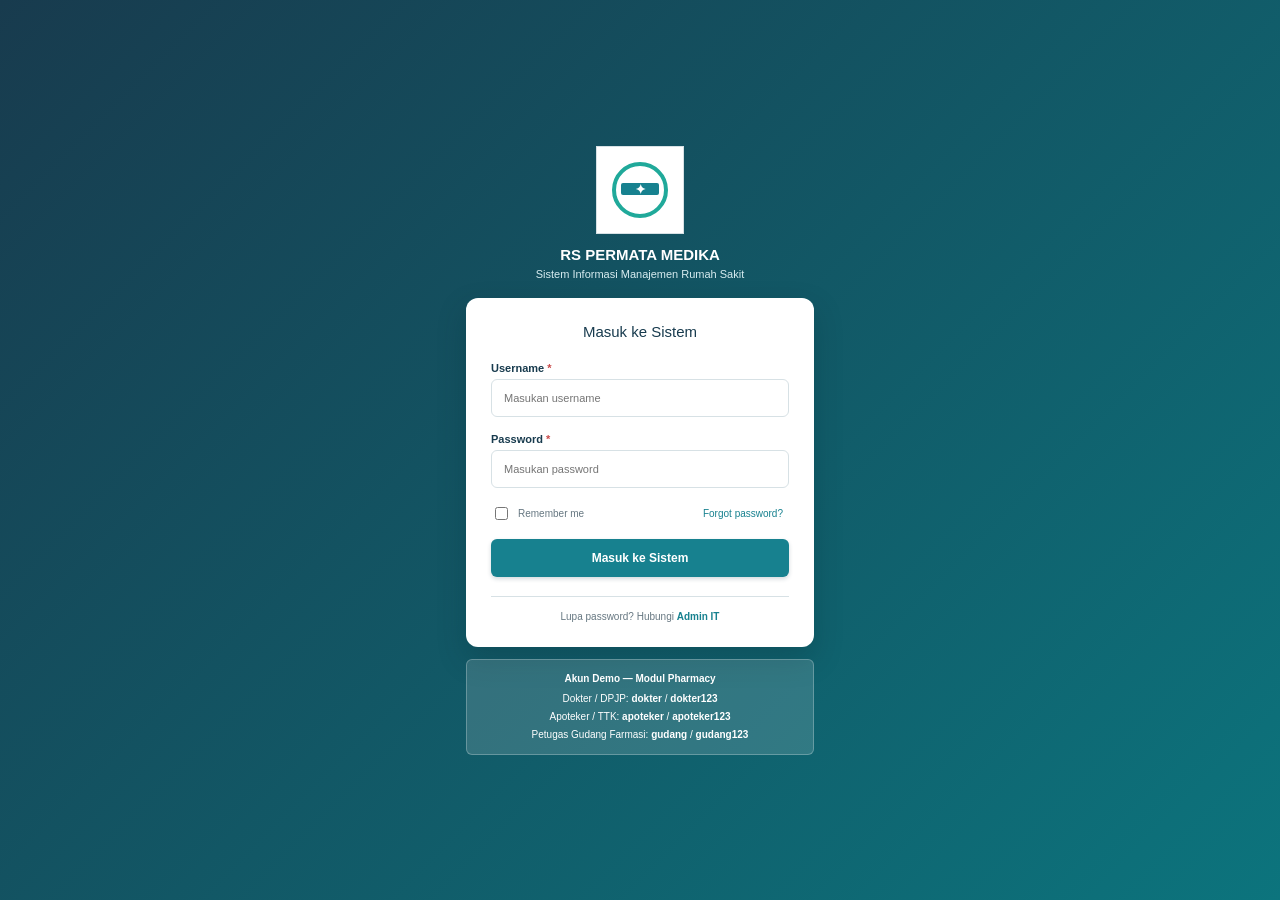
<file: SIMRS_Pharmacy.html>
<!DOCTYPE html>
<html lang="id">
<head>
<meta charset="UTF-8">
<meta name="viewport" content="width=device-width, initial-scale=1.0">
<title>SIMRS Pharmacy — RS Permata Medika</title>
<style>
:root{--teal:#17818F;--navy:#183B4E;--dark:#245B73;--lt:#E8F4F5;--head:#EAF5F6;--page:#F4F7F8;--muted:#667781;--border:#D7E1E5}
*{box-sizing:border-box}body{margin:0;font-family:Arial,Helvetica,sans-serif;color:var(--navy);background:var(--page)}
.hidden{display:none!important}
.login-screen{min-height:100vh;background:linear-gradient(135deg,#183B4E 0%,#0C747D 100%);display:flex;align-items:center;justify-content:center;padding:24px}
.login-wrap{width:100%;max-width:348px}
.brandmark{width:88px;height:88px;background:#fff;margin:0 auto 12px;display:flex;align-items:center;justify-content:center;border:1px solid #d7e1e5}
.mark{width:56px;height:56px;border:4px solid #20a99a;border-radius:50%;position:relative;display:flex;align-items:center;justify-content:center}
.mark:before{content:"";position:absolute;left:5px;top:17px;width:38px;height:12px;background:#17818f;border-radius:2px}
.mark:after{content:"✦";position:relative;color:white;font-size:13px;font-weight:bold}
.login-title{text-align:center;color:#fff;margin-bottom:18px}.login-title h1{font-size:15px;margin:0 0 5px}.login-title p{font-size:11px;color:#d8edf1;margin:0}
.login-card{background:#fff;border-radius:12px;padding:25px;box-shadow:0 12px 28px #082b3540}
.login-card h2{text-align:center;font-size:15px;font-weight:500;margin:0 0 22px}
.field{margin-bottom:16px}.field label{display:block;font-size:11px;font-weight:600;margin-bottom:5px}
.field input{width:100%;height:38px;border:1px solid #d7e1e5;border-radius:6px;padding:0 12px;font-size:11px;outline:none}
.field input:focus{border-color:var(--teal);box-shadow:0 0 0 2px #17818f20}
.options{display:flex;justify-content:space-between;align-items:center;font-size:10px;color:var(--muted);margin:2px 0 16px}
.options label{display:flex;gap:7px;align-items:center}.options button{border:0;background:none;color:var(--teal);font-size:10px;cursor:pointer}
.login-btn{width:100%;height:38px;background:var(--teal);color:#fff;border:0;border-radius:6px;font-size:12px;font-weight:bold;cursor:pointer;box-shadow:0 2px 4px #183b4e30}
.login-btn:hover{background:var(--dark)}
.login-foot{border-top:1px solid var(--border);padding-top:14px;margin-top:19px;text-align:center;font-size:10px;color:var(--muted)}
.demo-box{margin-top:12px;border:1px solid #ffffff40;background:#ffffff25;color:white;border-radius:6px;padding:10px 12px;text-align:center;font-size:10px;line-height:1.8}
.demo-box strong{display:block;margin-bottom:2px}.demo-box code{font-family:Arial,sans-serif;font-weight:bold}
.error{font-size:11px;color:#b42318;background:#fff0f0;border-radius:5px;padding:8px;margin:0 0 12px}
.app-shell{min-height:100vh;display:flex;flex-direction:column}
.app-top{height:52px;background:var(--head);border-bottom:1px solid var(--border);display:flex;align-items:center;justify-content:space-between;padding:0 20px;flex-shrink:0}
.app-top .hospital{font-size:12px;font-weight:bold}.app-top .right{display:flex;align-items:center;gap:14px;font-size:11px}
.logout{border:0;border-radius:4px;background:#c90000;color:white;padding:7px 13px;font-size:11px;font-weight:bold;cursor:pointer}
#roleFrame{width:100%;height:calc(100vh - 52px);border:0;background:var(--page);display:block;overflow:auto}
@media(max-width:550px){.login-card{padding:21px}.app-top{padding:0 12px}.app-top .hospital{font-size:10px}.app-top .right{gap:8px;font-size:10px}}
</style>
</head>
<body>
<div id="loginScreen" class="login-screen">
 <div class="login-wrap">
  <div class="login-title">
   <div class="brandmark"><div class="mark"></div></div>
   <h1>RS PERMATA MEDIKA</h1>
   <p>Sistem Informasi Manajemen Rumah Sakit</p>
  </div>
  <div class="login-card">
   <h2>Masuk ke Sistem</h2>
   <form id="loginForm">
    <div class="field"><label for="username">Username <span style="color:#c94a4a">*</span></label><input id="username" name="username" placeholder="Masukan username" autocomplete="username" required></div>
    <div class="field"><label for="password">Password <span style="color:#c94a4a">*</span></label><input id="password" name="password" type="password" placeholder="Masukan password" autocomplete="current-password" required></div>
    <div class="options"><label><input id="remember" type="checkbox"> Remember me</label><button type="button" onclick="alert('Silakan hubungi Admin IT untuk bantuan reset password.')">Forgot password?</button></div>
    <p id="loginError" class="error hidden">Username atau password tidak sesuai. Silakan coba kembali.</p>
    <button class="login-btn" type="submit">Masuk ke Sistem</button>
   </form>
   <div class="login-foot">Lupa password? Hubungi <strong style="color:#17818f">Admin IT</strong></div>
  </div>
  <div class="demo-box">
   <strong>Akun Demo — Modul Pharmacy</strong>
   Dokter / DPJP: <code>dokter</code> / <code>dokter123</code><br>
   Apoteker / TTK: <code>apoteker</code> / <code>apoteker123</code><br>
   Petugas Gudang Farmasi: <code>gudang</code> / <code>gudang123</code><br>
  </div>
 </div>
</div>
<div id="application" class="app-shell hidden">
 <header class="app-top">
  <div class="hospital">SIMRS <span style="font-weight:400;color:#667781">| RS PERMATA MEDIKA · Pharmacy</span></div>
  <div class="right"><span id="activeRole"></span><button class="logout" onclick="logout()">Log-out</button></div>
 </header>
 <iframe id="roleFrame" title="Halaman kerja sesuai role"></iframe>
</div>
<script>
const sourcePages = {"doctor":"<!DOCTYPE html>\n<html lang=\"id\">\n<head>\n<meta charset=\"UTF-8\">\n<meta name=\"viewport\" content=\"width=device-width, initial-scale=1.0\">\n<title>SIMRS | Pharmacy - Dokter/DPJP</title>\n<style>\n  :root{\n    --primary:#17818F;\n    --navy:#183B4E;\n    --dark-teal:#245B73;\n    --light-teal:#E8F4F5;\n    --header:#EAF5F6;\n    --page:#F4F7F8;\n    --white:#FFFFFF;\n    --secondary:#667781;\n    --border:#D7E1E5;\n    --placeholder:#D9D9D9;\n    --pending-bg:#F5E6B3;\n    --pending-text:#7A5A00;\n    --reported-bg:#C7DED2;\n    --reported-text:#24543F;\n    --danger:#C94A4A;\n    --shadow:0 2px 10px rgba(24,59,78,.08);\n  }\n\n  *{box-sizing:border-box}\n  body{\n    margin:0;\n    font-family:Arial, Helvetica, sans-serif;\n    color:var(--navy);\n    background:var(--page);\n    font-size:14px;\n  }\n\n  button,input,select,textarea{font:inherit}\n  button{cursor:pointer}\n\n  .app{min-height:100vh;display:flex;background:var(--page)}\n\n  /* SIDEBAR — intentionally matched to the supplied SIMRS reference */\n  .sidebar{\n    width:264px;\n    min-height:100vh;\n    background:var(--primary);\n    color:white;\n    flex:0 0 264px;\n  }\n  .brand{\n    height:72px;\n    display:flex;\n    align-items:center;\n    padding:0 18px;\n    background:rgba(255,255,255,.04);\n    border-bottom:1px solid rgba(255,255,255,.09);\n  }\n  .hamburger{font-size:23px;margin-right:10px;line-height:1}\n  .brand strong{font-size:17px;letter-spacing:.1px}\n  .brand span{font-size:16px;font-weight:400;opacity:.9;margin-left:3px}\n\n  .module-title{\n    padding:22px 22px 10px;\n    font-weight:700;\n    font-size:16px;\n    display:flex;\n    gap:8px;\n    align-items:center;\n  }\n  .module-icon{\n    width:21px;height:21px;border:1.5px solid #fff;border-radius:50%;\n    display:inline-flex;align-items:center;justify-content:center;font-size:11px;\n  }\n  .caret{font-size:13px;opacity:.9}\n  .nav{padding:0 22px 20px}\n  .nav button{\n    width:100%;border:0;background:transparent;color:#fff;\n    text-align:left;padding:10px 20px;border-radius:5px;font-weight:500;\n  }\n  .nav button:hover,.nav button.active{background:rgba(255,255,255,.10);font-weight:700}\n  .nav .sub{padding-left:42px;font-size:14px}\n\n  .main{flex:1;min-width:0}\n  .topbar{\n    height:72px;background:var(--header);\n    display:flex;align-items:center;justify-content:flex-end;\n    padding:0 22px;border-bottom:1px solid #dce7e9;\n  }\n  .user{font-size:11px;text-align:right;line-height:1.15;color:#111;margin-right:12px}\n  .user b{font-size:11px}\n  .user small{font-size:10px}\n  .logout{\n    border:0;background:#C90000;color:white;border-radius:4px;\n    padding:7px 12px;font-size:11px;font-weight:700;\n  }\n\n  .content{padding:26px 30px 38px;max-width:1280px;margin:0 auto}\n  .page-head{display:flex;justify-content:space-between;align-items:flex-start;margin-bottom:18px}\n  h1{font-size:24px;margin:0 0 5px;color:var(--navy)}\n  .subtitle{font-size:13px;color:var(--secondary);margin:0}\n  .role-pill{\n    background:var(--light-teal);color:var(--dark-teal);\n    border-radius:14px;padding:7px 13px;font-size:12px;font-weight:700;\n  }\n\n  .toolbar{\n    display:flex;gap:9px;align-items:center;margin-bottom:14px;flex-wrap:wrap\n  }\n  .search{\n    flex:1;min-width:270px;position:relative\n  }\n  .search input{\n    width:100%;height:38px;border:1px solid #89949a;border-radius:18px;\n    padding:0 15px 0 38px;background:#fff;outline:none;\n  }\n  .search input:focus{border-color:var(--primary);box-shadow:0 0 0 2px rgba(23,129,143,.10)}\n  .search:before{content:\"⌕\";position:absolute;left:15px;top:7px;font-size:22px;color:#89949a}\n  .filter{\n    height:38px;border:0;border-radius:18px;background:var(--light-teal);\n    color:var(--dark-teal);padding:0 14px;font-weight:700\n  }\n  .primary{\n    height:38px;border:0;border-radius:6px;background:var(--primary);color:#fff;\n    padding:0 15px;font-weight:700\n  }\n  .primary:hover{background:var(--dark-teal)}\n  .secondary{\n    height:38px;border:1px solid var(--border);border-radius:6px;background:#fff;\n    color:var(--navy);padding:0 15px;font-weight:700\n  }\n\n  .card{\n    background:#fff;border:1px solid #e0e8ea;border-radius:7px;\n    box-shadow:var(--shadow);overflow:hidden\n  }\n  .table{width:100%;border-collapse:collapse}\n  .table th{\n    background:var(--light-teal);color:var(--dark-teal);\n    font-size:12px;text-align:left;padding:10px 12px\n  }\n  .table td{\n    padding:11px 12px;border-bottom:1px solid var(--border);\n    font-size:13px;color:#273a43;vertical-align:middle\n  }\n  .table tr:last-child td{border-bottom:0}\n  .table tr:hover td{background:#fbfdfd}\n  .status{\n    display:inline-block;border-radius:5px;padding:6px 9px;\n    font-size:11px;font-weight:700;white-space:nowrap\n  }\n  .status.draft{background:#edf0f1;color:#56636a}\n  .status.pending{background:var(--pending-bg);color:var(--pending-text)}\n  .status.returned{background:#f8d9d9;color:#8c3030}\n  .status.done{background:var(--reported-bg);color:var(--reported-text)}\n  .action{\n    border:0;border-radius:5px;padding:7px 12px;background:var(--dark-teal);\n    color:#fff;font-size:11px;font-weight:700\n  }\n  .action.light{background:var(--light-teal);color:var(--dark-teal)}\n\n  .info-strip{\n    display:grid;grid-template-columns:repeat(4,1fr);gap:10px;margin-bottom:15px\n  }\n  .mini{\n    background:#fff;border:1px solid var(--border);border-radius:7px;padding:13px 15px\n  }\n  .mini-label{font-size:11px;color:var(--secondary);margin-bottom:6px}\n  .mini-value{font-size:21px;font-weight:700;color:var(--navy)}\n\n  /* Detail / e-prescription */\n  .hidden{display:none!important}\n  .back{border:0;background:transparent;color:var(--dark-teal);font-weight:700;padding:0;margin-bottom:14px}\n  .patient-head{\n    background:#f0f4f5;border:1px solid var(--border);border-radius:6px;\n    padding:13px 15px;display:flex;justify-content:space-between;gap:20px;margin-bottom:13px\n  }\n  .patient-name{font-size:15px;font-weight:700;margin-bottom:4px}\n  .patient-meta{font-size:12px;color:#4f6169}\n  .patient-right{text-align:right;font-size:12px}\n  .section{\n    background:#fff;border:1px solid #e0e8ea;border-radius:7px;\n    margin-bottom:13px;overflow:hidden;box-shadow:var(--shadow)\n  }\n  .section-title{\n    background:#f2f6f7;padding:10px 13px;font-weight:700;color:var(--dark-teal);\n    font-size:13px;border-bottom:1px solid var(--border)\n  }\n  .section-body{padding:14px}\n  .form-grid{display:grid;grid-template-columns:1.2fr .8fr .8fr .8fr;gap:11px}\n  .field label{display:block;font-size:11px;font-weight:700;color:var(--secondary);margin-bottom:5px}\n  .field input,.field select,.field textarea{\n    width:100%;border:1px solid #cbd6da;border-radius:5px;background:#fff;\n    min-height:36px;padding:8px 10px;color:var(--navy);outline:none\n  }\n  .field textarea{min-height:72px;resize:vertical}\n  .field input:focus,.field select:focus,.field textarea:focus{border-color:var(--primary)}\n  .span-2{grid-column:span 2}\n  .span-4{grid-column:span 4}\n\n  .alert{\n    display:flex;gap:9px;align-items:flex-start;\n    background:#fff8e2;border:1px solid #ead69b;border-radius:5px;\n    padding:9px 11px;font-size:11px;color:#6c5600;margin-bottom:12px\n  }\n  .alert strong{color:#5a4700}\n\n  .drug-table{width:100%;border-collapse:collapse}\n  .drug-table th,.drug-table td{border-bottom:1px solid var(--border);padding:9px 8px;font-size:12px;text-align:left}\n  .drug-table th{background:var(--light-teal);color:var(--dark-teal)}\n  .drug-table td input,.drug-table td select{\n    width:100%;border:1px solid #ccd7da;border-radius:4px;padding:6px 7px;background:#fff\n  }\n  .remove{\n    border:0;background:#f7dddd;color:#9a3636;border-radius:4px;padding:6px 8px;font-weight:700\n  }\n  .add-row{\n    border:1px dashed #9eb9bf;background:#f8fcfc;color:var(--dark-teal);\n    border-radius:5px;padding:8px 11px;font-weight:700;margin-top:10px\n  }\n  .racikan-box{\n    margin-top:13px;border:1px solid var(--border);border-radius:5px;padding:12px;background:#fbfcfc\n  }\n  .racikan-head{display:flex;justify-content:space-between;align-items:center;margin-bottom:9px}\n  .racikan-head b{font-size:12px;color:var(--dark-teal)}\n  .checkbox-row{display:flex;gap:16px;flex-wrap:wrap;font-size:12px;color:#42545c}\n  .checkbox-row label{display:flex;align-items:center;gap:5px}\n\n  .footer-actions{\n    display:flex;justify-content:space-between;align-items:center;\n    gap:10px;padding:14px;background:#fff;border:1px solid var(--border);\n    border-radius:7px;box-shadow:var(--shadow)\n  }\n  .left-actions,.right-actions{display:flex;gap:8px;align-items:center}\n  .danger{border:0;background:#fff;color:var(--danger);font-weight:700;padding:9px 10px}\n  .send{background:var(--primary);border:0;color:#fff;border-radius:6px;padding:10px 17px;font-weight:700}\n  .save{background:#fff;border:1px solid var(--border);color:var(--navy);border-radius:6px;padding:10px 17px;font-weight:700}\n\n  .toast{\n    position:fixed;right:25px;bottom:25px;background:var(--navy);color:#fff;\n    padding:12px 15px;border-radius:6px;box-shadow:0 5px 20px rgba(0,0,0,.18);\n    font-size:12px;opacity:0;transform:translateY(8px);pointer-events:none;transition:.2s\n  }\n  .toast.show{opacity:1;transform:translateY(0)}\n\n  @media(max-width:850px){\n    .sidebar{width:210px;flex-basis:210px}\n    .info-strip{grid-template-columns:repeat(2,1fr)}\n    .form-grid{grid-template-columns:1fr 1fr}\n    .span-2,.span-4{grid-column:span 2}\n  }\n  @media(max-width:650px){\n    .sidebar{display:none}\n    .content{padding:18px}\n    .topbar{height:58px}\n    .info-strip{grid-template-columns:1fr 1fr}\n    .form-grid{grid-template-columns:1fr}\n    .span-2,.span-4{grid-column:span 1}\n    .patient-head{flex-direction:column}\n    .patient-right{text-align:left}\n  }\n</style>\n<style>.logout{display:none!important}</style></head>\n<body>\n<div class=\"app\">\n  <aside class=\"sidebar\">\n    <div class=\"brand\">\n      <div class=\"hamburger\">☰</div>\n      <strong>SIMRS</strong><span>| RS PERMATA MEDIKA</span>\n    </div>\n    <div class=\"module-title\">\n      <span class=\"module-icon\">✚</span>\n      <span>Pharmacy</span><span class=\"caret\">⌃</span>\n    </div>\n    <nav class=\"nav\">\n      <button class=\"active\" onclick=\"showPage('worklist')\">Worklist</button>\n      <button onclick=\"showPage('prescription')\">E-Resep</button>\n      <button onclick=\"showPage('history')\">Riwayat Resep</button>\n    </nav>\n  </aside>\n\n  <main class=\"main\">\n    <header class=\"topbar\">\n      <div class=\"user\"><b>dr. Rani Situmorang, Sp. Rad</b><br><small>Dokter / DPJP</small></div>\n      <button class=\"logout\">Log-out</button>\n    </header>\n\n    <!-- WORKLIST -->\n    <section id=\"worklist\" class=\"content\">\n      <div class=\"page-head\">\n        <div>\n          <h1>Pharmacy Worklist</h1>\n          <p class=\"subtitle\">E-Resep pasien yang dibuat oleh Dokter/DPJP</p>\n        </div>\n        <span class=\"role-pill\">Role: Dokter / DPJP</span>\n      </div>\n\n      <div class=\"info-strip\">\n        <div class=\"mini\"><div class=\"mini-label\">Pasien Hari Ini</div><div class=\"mini-value\">12</div></div>\n        <div class=\"mini\"><div class=\"mini-label\">Draft Resep</div><div class=\"mini-value\">2</div></div>\n        <div class=\"mini\"><div class=\"mini-label\">Menunggu Verifikasi</div><div class=\"mini-value\">7</div></div>\n        <div class=\"mini\"><div class=\"mini-label\">Perlu Perbaikan</div><div class=\"mini-value\">1</div></div>\n      </div>\n\n      <div class=\"toolbar\">\n        <div class=\"search\"><input id=\"searchInput\" oninput=\"filterTable()\" placeholder=\"Nama/Nomor RM\"></div>\n        <select id=\"statusFilter\" class=\"filter\" onchange=\"filterTable()\">\n          <option value=\"all\">Status: All</option>\n          <option value=\"Draft\">Draft</option>\n          <option value=\"Menunggu Verifikasi Farmasi\">Menunggu Verifikasi</option>\n          <option value=\"Perlu Perbaikan\">Perlu Perbaikan</option>\n          <option value=\"Selesai\">Selesai</option>\n        </select>\n        <button class=\"primary\" onclick=\"newPrescription()\">+ Buat E-Resep</button>\n      </div>\n\n      <div class=\"card\">\n        <table class=\"table\" id=\"workTable\">\n          <thead>\n            <tr>\n              <th>Nama Pasien</th>\n              <th>Nomor Rekam Medis</th>\n              <th>Episode</th>\n              <th>Jumlah Obat</th>\n              <th>Status</th>\n              <th>Waktu</th>\n              <th>Action</th>\n            </tr>\n          </thead>\n          <tbody>\n            <tr data-search=\"Andi Wijaya RM001234\" data-status=\"Menunggu Verifikasi Farmasi\">\n              <td>Andi Wijaya</td><td>RM001234</td><td>Rawat Jalan</td><td>2 item</td>\n              <td><span class=\"status pending\">Menunggu Verifikasi</span></td><td>10:22</td>\n              <td><button class=\"action\" onclick=\"openPatient('Andi Wijaya','RM001234','Rawat Jalan','Menunggu Verifikasi Farmasi')\">Lihat Resep</button></td>\n            </tr>\n            <tr data-search=\"Siti Aminah RM001235\" data-status=\"Menunggu Verifikasi Farmasi\">\n              <td>Siti Aminah</td><td>RM001235</td><td>Rawat Inap</td><td>3 item</td>\n              <td><span class=\"status pending\">Menunggu Verifikasi</span></td><td>09:48</td>\n              <td><button class=\"action\" onclick=\"openPatient('Siti Aminah','RM001235','Rawat Inap','Menunggu Verifikasi Farmasi')\">Lihat Resep</button></td>\n            </tr>\n            <tr data-search=\"Budi Santoso RM001236\" data-status=\"Perlu Perbaikan\">\n              <td>Budi Santoso</td><td>RM001236</td><td>Rawat Jalan</td><td>1 item</td>\n              <td><span class=\"status returned\">Perlu Perbaikan</span></td><td>09:10</td>\n              <td><button class=\"action\" onclick=\"openPatient('Budi Santoso','RM001236','Rawat Jalan','Perlu Perbaikan')\">Perbaiki</button></td>\n            </tr>\n            <tr data-search=\"Rina Lestari RM001237\" data-status=\"Selesai\">\n              <td>Rina Lestari</td><td>RM001237</td><td>Rawat Inap</td><td>2 item</td>\n              <td><span class=\"status done\">Selesai</span></td><td>Kemarin</td>\n              <td><button class=\"action light\" onclick=\"openPatient('Rina Lestari','RM001237','Rawat Inap','Selesai')\">Lihat Detail</button></td>\n            </tr>\n          </tbody>\n        </table>\n      </div>\n    </section>\n\n    <!-- PRESCRIPTION DETAIL -->\n    <section id=\"prescription\" class=\"content hidden\">\n      <button class=\"back\" onclick=\"showPage('worklist')\">← Kembali ke Worklist</button>\n      <div class=\"page-head\">\n        <div>\n          <h1>E-Resep</h1>\n          <p class=\"subtitle\">Input dan pengiriman resep elektronik ke Instalasi Farmasi</p>\n        </div>\n        <span class=\"role-pill\">Dokter / DPJP</span>\n      </div>\n\n      <div class=\"patient-head\">\n        <div>\n          <div class=\"patient-name\" id=\"patientName\">Andi Wijaya</div>\n          <div class=\"patient-meta\"><b>No. RM:</b> <span id=\"patientRM\">RM001234</span> &nbsp; | &nbsp; <b>Episode:</b> <span id=\"patientEpisode\">Rawat Jalan</span></div>\n        </div>\n        <div class=\"patient-right\">\n          <div><b>Tanggal:</b> 15/09/2026</div>\n          <div><b>Dokter:</b> dr. Rani Situmorang, Sp. Rad</div>\n        </div>\n      </div>\n\n      <div class=\"alert\">\n        <div>!</div>\n        <div><strong>Perhatian:</strong> Pastikan identitas pasien, alergi, obat, dosis, aturan pakai, rute, dan durasi terapi sudah sesuai sebelum memilih <b>Kirim ke Farmasi</b>. Setelah dikirim, resep masuk ke antrean verifikasi farmasi sesuai alur SOP.</div>\n      </div>\n\n      <div class=\"section\">\n        <div class=\"section-title\">Informasi Pasien</div>\n        <div class=\"section-body\">\n          <div class=\"form-grid\">\n            <div class=\"field\"><label>Nama Pasien</label><input id=\"fName\" value=\"Andi Wijaya\"></div>\n            <div class=\"field\"><label>Nomor Rekam Medis</label><input value=\"RM001234\" readonly></div>\n            <div class=\"field\"><label>Tanggal Lahir</label><input value=\"12/03/1980\" readonly></div>\n            <div class=\"field\"><label>Episode Pelayanan</label><select><option>Rawat Jalan</option><option>Rawat Inap</option><option>IGD</option></select></div>\n            <div class=\"field span-2\"><label>Diagnosis</label><input value=\"Cephalgia / diagnosis klinis\"></div>\n            <div class=\"field span-2\"><label>Alergi Obat</label><input value=\"Tidak ada alergi yang tercatat\"></div>\n          </div>\n        </div>\n      </div>\n\n      <div class=\"section\">\n        <div class=\"section-title\">Resep Obat Non-Racikan</div>\n        <div class=\"section-body\">\n          <table class=\"drug-table\" id=\"drugTable\">\n            <thead>\n              <tr>\n                <th style=\"width:23%\">Nama / Generik Obat</th>\n                <th style=\"width:12%\">Bentuk & Kekuatan</th>\n                <th style=\"width:9%\">Jumlah</th>\n                <th style=\"width:12%\">Dosis</th>\n                <th style=\"width:10%\">Frekuensi</th>\n                <th style=\"width:10%\">Rute</th>\n                <th style=\"width:10%\">Durasi</th>\n                <th style=\"width:9%\">Aksi</th>\n              </tr>\n            </thead>\n            <tbody>\n              <tr>\n                <td><input value=\"Paracetamol\"></td>\n                <td><input value=\"500 mg tablet\"></td>\n                <td><input value=\"10\" type=\"number\" min=\"1\"></td>\n                <td><input value=\"500 mg\"></td>\n                <td><select><option>3x1</option><option>2x1</option><option>1x1</option></select></td>\n                <td><select><option>Oral</option><option>IV</option><option>IM</option></select></td>\n                <td><input value=\"5 hari\"></td>\n                <td><button class=\"remove\" onclick=\"removeDrug(this)\">Hapus</button></td>\n              </tr>\n              <tr>\n                <td><input value=\"Omeprazole\"></td>\n                <td><input value=\"20 mg kapsul\"></td>\n                <td><input value=\"10\" type=\"number\" min=\"1\"></td>\n                <td><input value=\"20 mg\"></td>\n                <td><select><option>1x1</option><option>2x1</option></select></td>\n                <td><select><option>Oral</option><option>IV</option></select></td>\n                <td><input value=\"10 hari\"></td>\n                <td><button class=\"remove\" onclick=\"removeDrug(this)\">Hapus</button></td>\n              </tr>\n            </tbody>\n          </table>\n          <button class=\"add-row\" onclick=\"addDrug()\">+ Tambah Obat</button>\n\n          <div class=\"racikan-box\">\n            <div class=\"racikan-head\">\n              <b>Resep Racikan (opsional)</b>\n              <button class=\"add-row\" style=\"margin:0\" onclick=\"toggleRacikan()\">+ Tambah Racikan</button>\n            </div>\n            <div id=\"racikanForm\" class=\"hidden\">\n              <div class=\"form-grid\">\n                <div class=\"field\"><label>Jenis Racikan</label><select><option>Puyer</option><option>Kapsul Racikan</option><option>Salep</option><option>Lainnya</option></select></div>\n                <div class=\"field\"><label>Jumlah</label><input type=\"number\" value=\"10\" min=\"1\"></div>\n                <div class=\"field\"><label>Signa / Aturan Pakai</label><input value=\"3x1\"></div>\n                <div class=\"field\"><label>Rute</label><select><option>Oral</option><option>Topikal</option></select></div>\n                <div class=\"field span-4\"><label>Komposisi & Petunjuk Peracikan</label><textarea placeholder=\"Masukkan obat, dosis masing-masing komponen, dan petunjuk peracikan...\"></textarea></div>\n              </div>\n            </div>\n          </div>\n        </div>\n      </div>\n\n      <div class=\"section\">\n        <div class=\"section-title\">Instruksi Tambahan</div>\n        <div class=\"section-body\">\n          <div class=\"form-grid\">\n            <div class=\"field span-4\"><label>Instruksi untuk Farmasi / Pasien</label><textarea placeholder=\"Contoh: diminum setelah makan, gunakan sesuai aturan, atau instruksi khusus lainnya...\"></textarea></div>\n            <div class=\"field span-4\">\n              <label>Konfirmasi</label>\n              <div class=\"checkbox-row\">\n                <label><input type=\"checkbox\" id=\"confirmData\"> Saya telah memeriksa identitas pasien dan kelengkapan resep.</label>\n                <label><input type=\"checkbox\" id=\"confirmAllergy\"> Saya telah memeriksa informasi alergi obat.</label>\n              </div>\n            </div>\n          </div>\n        </div>\n      </div>\n\n      <div class=\"footer-actions\">\n        <div class=\"left-actions\">\n          <button class=\"danger\" onclick=\"showToast('Resep dibatalkan')\">Batal</button>\n        </div>\n        <div class=\"right-actions\">\n          <button class=\"save\" onclick=\"showToast('Resep tersimpan sebagai Draft')\">Simpan Draft</button>\n          <button class=\"send\" onclick=\"sendToPharmacy()\">Kirim ke Farmasi</button>\n        </div>\n      </div>\n    </section>\n\n    <!-- HISTORY -->\n    <section id=\"history\" class=\"content hidden\">\n      <div class=\"page-head\">\n        <div>\n          <h1>Riwayat Resep</h1>\n          <p class=\"subtitle\">Riwayat e-resep yang dibuat oleh Dokter/DPJP</p>\n        </div>\n        <span class=\"role-pill\">Role: Dokter / DPJP</span>\n      </div>\n      <div class=\"toolbar\">\n        <div class=\"search\"><input placeholder=\"Cari nama pasien / nomor RM\"></div>\n        <button class=\"filter\">Periode: September 2026</button>\n      </div>\n      <div class=\"card\">\n        <table class=\"table\">\n          <thead><tr><th>Tanggal</th><th>Pasien</th><th>No. RM</th><th>No. Resep</th><th>Status</th><th>Action</th></tr></thead>\n          <tbody>\n            <tr><td>15/09/2026 10:22</td><td>Andi Wijaya</td><td>RM001234</td><td>RX20260915001</td><td><span class=\"status pending\">Menunggu Verifikasi</span></td><td><button class=\"action light\" onclick=\"showPage('prescription')\">Detail</button></td></tr>\n            <tr><td>15/09/2026 09:48</td><td>Siti Aminah</td><td>RM001235</td><td>RX20260915002</td><td><span class=\"status pending\">Menunggu Verifikasi</span></td><td><button class=\"action light\" onclick=\"showPage('prescription')\">Detail</button></td></tr>\n            <tr><td>14/09/2026 15:30</td><td>Rina Lestari</td><td>RM001237</td><td>RX20260914018</td><td><span class=\"status done\">Selesai</span></td><td><button class=\"action light\" onclick=\"showPage('prescription')\">Detail</button></td></tr>\n          </tbody>\n        </table>\n      </div>\n    </section>\n  </main>\n</div>\n\n<div id=\"toast\" class=\"toast\"></div>\n\n<script>\nfunction showPage(id){\n  ['worklist','prescription','history'].forEach(x=>document.getElementById(x).classList.add('hidden'));\n  document.getElementById(id).classList.remove('hidden');\n  document.querySelectorAll('.nav button').forEach(b=>b.classList.remove('active'));\n  if(id==='worklist') document.querySelectorAll('.nav button')[0].classList.add('active');\n  if(id==='prescription') document.querySelectorAll('.nav button')[1].classList.add('active');\n  if(id==='history') document.querySelectorAll('.nav button')[2].classList.add('active');\n  window.scrollTo({top:0,behavior:'smooth'});\n}\nfunction openPatient(name,rm,episode,status){\n  document.getElementById('patientName').textContent=name;\n  document.getElementById('patientRM').textContent=rm;\n  document.getElementById('patientEpisode').textContent=episode;\n  document.getElementById('fName').value=name;\n  showPage('prescription');\n  if(status==='Perlu Perbaikan') showToast('Resep dibuka untuk diperbaiki');\n}\nfunction newPrescription(){\n  document.getElementById('patientName').textContent='Pasien Baru';\n  document.getElementById('patientRM').textContent='Pilih pasien dari Rekam Medis';\n  document.getElementById('patientEpisode').textContent='Belum dipilih';\n  document.getElementById('fName').value='';\n  showPage('prescription');\n  showToast('Form e-resep siap diisi');\n}\nfunction filterTable(){\n  const q=document.getElementById('searchInput').value.toLowerCase();\n  const s=document.getElementById('statusFilter').value;\n  document.querySelectorAll('#workTable tbody tr').forEach(r=>{\n    const okQ=r.dataset.search.toLowerCase().includes(q);\n    const okS=s==='all'||r.dataset.status===s;\n    r.style.display=(okQ&&okS)?'':'none';\n  });\n}\nfunction addDrug(){\n  const tbody=document.querySelector('#drugTable tbody');\n  const tr=document.createElement('tr');\n  tr.innerHTML=`\n    <td><input placeholder=\"Nama / generik\"></td>\n    <td><input placeholder=\"Sediaan & kekuatan\"></td>\n    <td><input type=\"number\" min=\"1\" placeholder=\"0\"></td>\n    <td><input placeholder=\"Dosis\"></td>\n    <td><select><option>1x1</option><option>2x1</option><option>3x1</option><option>4x1</option></select></td>\n    <td><select><option>Oral</option><option>IV</option><option>IM</option><option>Topikal</option></select></td>\n    <td><input placeholder=\"Durasi\"></td>\n    <td><button class=\"remove\" onclick=\"removeDrug(this)\">Hapus</button></td>`;\n  tbody.appendChild(tr);\n}\nfunction removeDrug(btn){\n  const rows=document.querySelectorAll('#drugTable tbody tr');\n  if(rows.length<=1){showToast('Minimal satu obat harus tersedia');return}\n  btn.closest('tr').remove();\n}\nfunction toggleRacikan(){\n  document.getElementById('racikanForm').classList.toggle('hidden');\n}\nfunction sendToPharmacy(){\n  if(!document.getElementById('confirmData').checked || !document.getElementById('confirmAllergy').checked){\n    showToast('Centang konfirmasi identitas dan alergi terlebih dahulu');\n    return;\n  }\n  showToast('Resep berhasil dikirim ke Farmasi — status: Menunggu Verifikasi Farmasi');\n}\nfunction showToast(msg){\n  const t=document.getElementById('toast');\n  t.textContent=msg;t.classList.add('show');\n  clearTimeout(window.toastTimer);\n  window.toastTimer=setTimeout(()=>t.classList.remove('show'),3200);\n}\n<\/script>\n</body>\n</html>\n","pharmacist":"<!DOCTYPE html>\n<html lang=\"id\">\n<head>\n<meta charset=\"UTF-8\">\n<meta name=\"viewport\" content=\"width=device-width, initial-scale=1.0\">\n<title>SIMRS | Pharmacy - Apoteker / TTK</title>\n<style>\n:root{\n  --primary:#17818F; --navy:#183B4E; --dark:#245B73; --lt:#E8F4F5;\n  --header:#EAF5F6; --page:#F4F7F8; --white:#fff; --text:#24353d;\n  --muted:#667781; --border:#D7E1E5; --pending:#F5E6B3; --pending-t:#7A5A00;\n  --reported:#C7DED2; --reported-t:#24543F; --danger:#C94A4A;\n  --warning-bg:#FFF8E2; --warning-bd:#E8D493; --warning-t:#6B5500;\n}\n*{box-sizing:border-box}\nbody{margin:0;font-family:Arial,Helvetica,sans-serif;background:var(--page);color:var(--text);font-size:13px}\nbutton,input,select,textarea{font:inherit}\nbutton{cursor:pointer}\n.app{min-height:100vh;display:flex}\n.sidebar{width:264px;flex:0 0 264px;min-height:100vh;background:var(--primary);color:#fff}\n.brand{height:72px;display:flex;align-items:center;padding:0 18px;border-bottom:1px solid rgba(255,255,255,.1)}\n.hamb{font-size:22px;margin-right:10px}.brand b{font-size:17px}.brand span{font-size:16px;margin-left:3px;opacity:.9}\n.module{padding:22px 22px 10px;font-size:16px;font-weight:700;display:flex;align-items:center;gap:8px}\n.modicon{width:21px;height:21px;border:1.5px solid white;border-radius:50%;display:inline-flex;align-items:center;justify-content:center;font-size:11px}\n.nav{padding:0 22px}.nav button{display:block;width:100%;border:0;background:transparent;color:#fff;text-align:left;padding:10px 20px;border-radius:5px;font-weight:500}\n.nav button.active,.nav button:hover{background:rgba(255,255,255,.1);font-weight:700}\n.main{flex:1;min-width:0}.topbar{height:72px;background:var(--header);border-bottom:1px solid #dce7e9;display:flex;align-items:center;justify-content:flex-end;padding:0 22px}\n.user{text-align:right;color:#111;font-size:11px;line-height:1.2;margin-right:12px}.user small{font-size:10px}\n.logout{border:0;background:#c90000;color:#fff;border-radius:4px;padding:7px 12px;font-size:11px;font-weight:700}\n.content{max-width:1250px;margin:0 auto;padding:25px 30px 40px}\n.head{display:flex;justify-content:space-between;align-items:flex-start;margin-bottom:17px}\nh1{margin:0 0 5px;color:var(--navy);font-size:24px}.sub{margin:0;color:var(--muted);font-size:13px}\n.role{background:var(--lt);color:var(--dark);padding:7px 13px;border-radius:15px;font-size:12px;font-weight:700}\n.stats{display:grid;grid-template-columns:repeat(4,1fr);gap:10px;margin-bottom:15px}\n.stat{background:#fff;border:1px solid var(--border);border-radius:7px;padding:13px 15px}\n.stat label{display:block;color:var(--muted);font-size:11px;margin-bottom:6px}.stat strong{font-size:21px;color:var(--navy)}\n.toolbar{display:flex;gap:9px;align-items:center;flex-wrap:wrap;margin-bottom:14px}\n.search{flex:1;min-width:260px;position:relative}.search:before{content:\"⌕\";position:absolute;left:14px;top:6px;font-size:22px;color:#89949a}\n.search input{width:100%;height:38px;border:1px solid #89949a;border-radius:18px;padding:0 15px 0 38px;outline:0;background:#fff}\n.search input:focus{border-color:var(--primary)}\n.filter{height:38px;border:0;border-radius:18px;background:var(--lt);color:var(--dark);padding:0 14px;font-weight:700}\n.card,.section{background:#fff;border:1px solid #e0e8ea;border-radius:7px;box-shadow:0 2px 10px rgba(24,59,78,.07);overflow:hidden}\n.table{width:100%;border-collapse:collapse}.table th{background:var(--lt);color:var(--dark);font-size:12px;text-align:left;padding:10px 12px}.table td{padding:11px 12px;border-bottom:1px solid var(--border);font-size:12px;vertical-align:middle}.table tr:last-child td{border-bottom:0}.table tr:hover td{background:#fbfdfd}\n.badge{display:inline-block;border-radius:5px;padding:6px 9px;font-size:11px;font-weight:700;white-space:nowrap}\n.pending{background:var(--pending);color:var(--pending-t)}.done{background:var(--reported);color:var(--reported-t)}.returned{background:#f8d9d9;color:#8c3030}.blue{background:var(--lt);color:var(--dark)}\n.action{border:0;border-radius:5px;background:var(--dark);color:#fff;padding:7px 11px;font-size:11px;font-weight:700}.action.light{background:var(--lt);color:var(--dark)}\n.back{border:0;background:transparent;color:var(--dark);font-weight:700;padding:0;margin-bottom:14px}\n.patient{background:#f0f4f5;border:1px solid var(--border);border-radius:6px;padding:13px 15px;display:flex;justify-content:space-between;gap:20px;margin-bottom:13px}\n.patient b{color:var(--navy)}.pname{font-size:15px;font-weight:700;margin-bottom:4px}.meta{font-size:12px;color:#50616a}.pright{text-align:right;font-size:12px}\n.tabs{display:flex;gap:0;background:#fff;border:1px solid var(--border);border-radius:7px 7px 0 0;padding:0 10px}.tab{border:0;background:transparent;padding:11px 15px;color:var(--muted);font-weight:700;border-bottom:3px solid transparent}.tab.active{color:var(--dark);border-bottom-color:var(--primary)}\n.detail-grid{display:grid;grid-template-columns:1.05fr .95fr;gap:13px;margin-top:0}\n.section-title{background:#f2f6f7;padding:10px 13px;border-bottom:1px solid var(--border);font-weight:700;color:var(--dark);font-size:13px}.section-body{padding:14px}\n.info-grid{display:grid;grid-template-columns:1fr 1fr;gap:11px}.info label{display:block;color:var(--muted);font-size:11px;margin-bottom:4px}.info strong{font-size:12px}\n.alert{background:var(--warning-bg);border:1px solid var(--warning-bd);color:var(--warning-t);border-radius:5px;padding:10px 11px;font-size:11px;margin-bottom:11px}\n.alert.danger{background:#fff0f0;border-color:#e4b3b3;color:#7e2e2e}\n.mini-table{width:100%;border-collapse:collapse}.mini-table th,.mini-table td{padding:8px;border-bottom:1px solid var(--border);font-size:11px;text-align:left}.mini-table th{color:var(--dark);background:var(--lt)}\n.check{display:flex;gap:7px;align-items:flex-start;margin:8px 0;font-size:11px;color:#42545c}\ntextarea,input,select{border:1px solid #cbd6da;border-radius:5px;background:#fff;padding:8px 9px;color:var(--navy);outline:0}\ntextarea:focus,input:focus,select:focus{border-color:var(--primary)}\n.full{width:100%}\n.actions{display:flex;justify-content:space-between;gap:10px;background:#fff;border:1px solid var(--border);border-radius:7px;padding:13px;margin-top:13px}\n.actions-left,.actions-right{display:flex;gap:8px}\n.btn{border:0;border-radius:6px;padding:9px 14px;font-weight:700}.btn.primary{background:var(--primary);color:#fff}.btn.dark{background:var(--dark);color:#fff}.btn.outline{background:#fff;color:var(--navy);border:1px solid var(--border)}.btn.danger{background:#fff;color:var(--danger);border:1px solid #efd0d0}\n.scan{display:grid;grid-template-columns:1fr auto;gap:8px;margin-bottom:12px}.scan input{height:38px}\n.dispense-grid{display:grid;grid-template-columns:1.25fr .75fr;gap:13px}\n.drug-row{display:grid;grid-template-columns:1.35fr .65fr .65fr .8fr .8fr;gap:8px;align-items:end;border-bottom:1px solid var(--border);padding:10px 0}\n.drug-row:first-child{padding-top:0}.drug-row:last-child{border-bottom:0}\n.drug label{display:block;font-size:10px;color:var(--muted);margin-bottom:4px}.drug strong{font-size:12px}\n.ok{color:#24543f;font-weight:700}.bad{color:#8c3030;font-weight:700}\n.final-list{display:grid;gap:8px}.final-item{border:1px solid var(--border);border-radius:5px;padding:10px;display:flex;justify-content:space-between;gap:12px}.final-item small{color:var(--muted)}\n.toast{position:fixed;right:24px;bottom:24px;background:var(--navy);color:#fff;padding:12px 15px;border-radius:6px;box-shadow:0 5px 20px rgba(0,0,0,.18);opacity:0;transform:translateY(8px);pointer-events:none;transition:.2s;font-size:12px}.toast.show{opacity:1;transform:translateY(0)}\n.hidden{display:none!important}\n@media(max-width:900px){.sidebar{width:215px;flex-basis:215px}.stats{grid-template-columns:1fr 1fr}.detail-grid,.dispense-grid{grid-template-columns:1fr}}\n@media(max-width:650px){.sidebar{display:none}.content{padding:18px}.patient{flex-direction:column}.pright{text-align:left}.stats{grid-template-columns:1fr 1fr}.drug-row{grid-template-columns:1fr 1fr}}\n</style>\n<style>.logout{display:none!important}</style></head>\n<body>\n<div class=\"app\">\n<aside class=\"sidebar\">\n  <div class=\"brand\"><span class=\"hamb\">☰</span><b>SIMRS</b><span>| RS PERMATA MEDIKA</span></div>\n  <div class=\"module\"><span class=\"modicon\">✚</span><span>Pharmacy</span><span>⌃</span></div>\n  <nav class=\"nav\">\n    <button class=\"active\" onclick=\"page('worklist',this)\">Worklist</button>\n    <button onclick=\"page('verification',this)\">Verifikasi Resep</button>\n    <button onclick=\"page('dispensing',this)\">Dispensing</button>\n    <button onclick=\"page('handover',this)\">Penyerahan Obat</button>\n  </nav>\n</aside>\n\n<main class=\"main\">\n<header class=\"topbar\">\n  <div class=\"user\"><b>apt. Rani Situmorang, S.Farm.</b><br><small>Apoteker / TTK</small></div>\n  <button class=\"logout\">Log-out</button>\n</header>\n\n<!-- WORKLIST -->\n<section id=\"worklist\" class=\"content\">\n  <div class=\"head\"><div><h1>Pharmacy Worklist</h1><p class=\"sub\">Antrean resep dan aktivitas pelayanan farmasi</p></div><span class=\"role\">Role: Apoteker / TTK</span></div>\n  <div class=\"stats\">\n    <div class=\"stat\"><label>Menunggu Verifikasi</label><strong>7</strong></div>\n    <div class=\"stat\"><label>Menunggu Dispensing</label><strong>4</strong></div>\n    <div class=\"stat\"><label>Siap Diserahkan</label><strong>3</strong></div>\n    <div class=\"stat\"><label>Perlu Perbaikan</label><strong>1</strong></div>\n  </div>\n  <div class=\"toolbar\">\n    <div class=\"search\"><input id=\"q\" oninput=\"filterRows()\" placeholder=\"Nama/Nomor RM/No. Resep\"></div>\n    <select id=\"status\" class=\"filter\" onchange=\"filterRows()\">\n      <option value=\"all\">Status: All</option><option>Menunggu Verifikasi</option><option>Menunggu Dispensing</option><option>Siap Diserahkan</option><option>Perlu Perbaikan</option><option>Selesai</option>\n    </select>\n    <select class=\"filter\"><option>Pelayanan: Semua</option><option>Rawat Jalan</option><option>Rawat Inap</option><option>IGD</option></select>\n  </div>\n  <div class=\"card\">\n    <table class=\"table\" id=\"work\">\n      <thead><tr><th>No. Resep</th><th>Nama Pasien</th><th>No. RM</th><th>Pelayanan</th><th>Item</th><th>Status</th><th>Waktu</th><th>Action</th></tr></thead>\n      <tbody>\n        <tr data-text=\"RX20260915001 Andi Wijaya RM001234\" data-status=\"Menunggu Verifikasi\"><td>RX20260915001</td><td>Andi Wijaya</td><td>RM001234</td><td>Rawat Jalan</td><td>2 item</td><td><span class=\"badge pending\">Menunggu Verifikasi</span></td><td>10:22</td><td><button class=\"action\" onclick=\"openRx('Andi Wijaya','RM001234','RX20260915001','Menunggu Verifikasi')\">Verifikasi</button></td></tr>\n        <tr data-text=\"RX20260915002 Siti Aminah RM001235\" data-status=\"Menunggu Verifikasi\"><td>RX20260915002</td><td>Siti Aminah</td><td>RM001235</td><td>Rawat Inap</td><td>3 item</td><td><span class=\"badge pending\">Menunggu Verifikasi</span></td><td>09:48</td><td><button class=\"action\" onclick=\"openRx('Siti Aminah','RM001235','RX20260915002','Menunggu Verifikasi')\">Verifikasi</button></td></tr>\n        <tr data-text=\"RX20260915003 Budi Santoso RM001236\" data-status=\"Menunggu Dispensing\"><td>RX20260915003</td><td>Budi Santoso</td><td>RM001236</td><td>Rawat Jalan</td><td>2 item</td><td><span class=\"badge blue\">Menunggu Dispensing</span></td><td>09:20</td><td><button class=\"action\" onclick=\"openDispense('Budi Santoso','RM001236','RX20260915003')\">Dispensing</button></td></tr>\n        <tr data-text=\"RX20260915004 Rina Lestari RM001237\" data-status=\"Siap Diserahkan\"><td>RX20260915004</td><td>Rina Lestari</td><td>RM001237</td><td>Rawat Inap</td><td>2 item</td><td><span class=\"badge done\">Siap Diserahkan</span></td><td>08:45</td><td><button class=\"action light\" onclick=\"openHandover('Rina Lestari','RM001237','RX20260915004')\">Serahkan</button></td></tr>\n        <tr data-text=\"RX20260915005 Dedi Saputra RM001238\" data-status=\"Perlu Perbaikan\"><td>RX20260915005</td><td>Dedi Saputra</td><td>RM001238</td><td>IGD</td><td>1 item</td><td><span class=\"badge returned\">Perlu Perbaikan</span></td><td>08:12</td><td><button class=\"action\" onclick=\"openRx('Dedi Saputra','RM001238','RX20260915005','Perlu Perbaikan')\">Lihat</button></td></tr>\n      </tbody>\n    </table>\n  </div>\n</section>\n\n<!-- VERIFICATION -->\n<section id=\"verification\" class=\"content hidden\">\n<button class=\"back\" onclick=\"page('worklist',document.querySelector('.nav button'))\">← Kembali ke Worklist</button>\n<div class=\"head\"><div><h1>Verifikasi Resep</h1><p class=\"sub\">Pemeriksaan resep sebelum masuk proses dispensing</p></div><span class=\"role\">Apoteker</span></div>\n<div class=\"patient\">\n <div><div class=\"pname\" id=\"vName\">Andi Wijaya</div><div class=\"meta\"><b>No. RM:</b> <span id=\"vRM\">RM001234</span> &nbsp; | &nbsp; <b>No. Resep:</b> <span id=\"vRx\">RX20260915001</span></div></div>\n <div class=\"pright\"><b>Dokter/DPJP:</b> dr. Rani Situmorang, Sp. Rad<br><b>Pelayanan:</b> Rawat Jalan</div>\n</div>\n<div class=\"tabs\"><button class=\"tab active\">Identitas Pasien</button><button class=\"tab\">Alergi</button><button class=\"tab\">Diagnosis</button><button class=\"tab\">Obat</button><button class=\"tab\">Interaksi</button><button class=\"tab\">Riwayat Obat</button></div>\n<div class=\"detail-grid\">\n <div class=\"section\">\n  <div class=\"section-title\">Detail Pasien & Resep</div>\n  <div class=\"section-body\">\n   <div class=\"info-grid\">\n    <div class=\"info\"><label>Nama Pasien</label><strong id=\"dName\">Andi Wijaya</strong></div><div class=\"info\"><label>Nomor Rekam Medis</label><strong id=\"dRM\">RM001234</strong></div>\n    <div class=\"info\"><label>Tanggal Lahir</label><strong>12/03/1980</strong></div><div class=\"info\"><label>Episode</label><strong>Rawat Jalan</strong></div>\n    <div class=\"info\"><label>Diagnosis</label><strong>Cephalgia / diagnosis klinis</strong></div><div class=\"info\"><label>Dokter Penulis Resep</label><strong>dr. Rani Situmorang, Sp. Rad</strong></div>\n   </div>\n   <hr style=\"border:0;border-top:1px solid var(--border);margin:14px 0\">\n   <table class=\"mini-table\"><thead><tr><th>Obat</th><th>Dosis</th><th>Aturan Pakai</th><th>Jumlah</th></tr></thead>\n   <tbody><tr><td>Paracetamol 500 mg Tablet</td><td>500 mg</td><td>3x1 oral</td><td>10 tab</td></tr><tr><td>Omeprazole 20 mg Kapsul</td><td>20 mg</td><td>1x1 oral</td><td>10 kap</td></tr></tbody></table>\n  </div>\n </div>\n <div>\n  <div class=\"section\" style=\"margin-bottom:13px\"><div class=\"section-title\">Alergi & Clinical Alert</div><div class=\"section-body\">\n   <div class=\"alert\"><b>Alergi:</b> Tidak ada alergi obat yang tercatat.</div>\n   <div class=\"alert\"><b>Dosis:</b> Tidak ditemukan alert dosis pada resep.</div>\n   <div class=\"alert\"><b>Interaksi:</b> Tidak ditemukan interaksi mayor pada pemeriksaan sistem.</div>\n   <div class=\"alert\"><b>High Alert:</b> Tidak ada obat high-alert pada contoh resep.</div>\n  </div></div>\n  <div class=\"section\"><div class=\"section-title\">Konfirmasi Verifikasi</div><div class=\"section-body\">\n   <label class=\"check\"><input type=\"checkbox\" id=\"c1\"> Identitas pasien dan nomor RM sesuai dengan episode pelayanan.</label>\n   <label class=\"check\"><input type=\"checkbox\" id=\"c2\"> Obat, dosis, jumlah, rute, dan aturan pakai telah diperiksa.</label>\n   <label class=\"check\"><input type=\"checkbox\" id=\"c3\"> Alergi, interaksi, dan alert klinis telah diperiksa.</label>\n   <textarea id=\"reason\" class=\"full\" rows=\"3\" placeholder=\"Alasan pengembalian jika resep tidak sesuai...\"></textarea>\n  </div></div>\n </div>\n</div>\n<div class=\"actions\"><div class=\"actions-left\"><button class=\"btn danger\" onclick=\"returnRx()\">Kembalikan untuk Perbaikan</button></div><div class=\"actions-right\"><button class=\"btn outline\" onclick=\"toast('Pemeriksaan disimpan')\">Simpan</button><button class=\"btn primary\" onclick=\"approveRx()\">Approve / Verifikasi</button></div></div>\n</section>\n\n<!-- DISPENSING -->\n<section id=\"dispensing\" class=\"content hidden\">\n<button class=\"back\" onclick=\"page('worklist',document.querySelector('.nav button'))\">← Kembali ke Worklist</button>\n<div class=\"head\"><div><h1>Dispensing Obat</h1><p class=\"sub\">Penyiapan obat sesuai resep dan pencocokan barcode</p></div><span class=\"role\">Apoteker / TTK</span></div>\n<div class=\"patient\"><div><div class=\"pname\" id=\"xName\">Budi Santoso</div><div class=\"meta\"><b>No. RM:</b> <span id=\"xRM\">RM001236</span> &nbsp; | &nbsp; <b>No. Resep:</b> <span id=\"xRx\">RX20260915003</span></div></div><div class=\"pright\"><b>Status:</b> <span class=\"badge blue\">Menunggu Dispensing</span></div></div>\n<div class=\"dispense-grid\">\n <div class=\"section\"><div class=\"section-title\">Scan Barcode Obat</div><div class=\"section-body\">\n  <div class=\"scan\"><input id=\"barcode\" placeholder=\"Scan / masukkan barcode obat\"><button class=\"btn dark\" onclick=\"scanDrug()\">Scan</button></div>\n  <div id=\"scanResult\" class=\"alert\">Sistem akan mencocokkan barcode dengan obat pada resep sebelum item diterima.</div>\n  <div class=\"drug-row\">\n   <div class=\"drug\"><label>Obat Resep</label><strong>Paracetamol 500 mg Tablet</strong></div><div class=\"drug\"><label>Resep</label><strong>10 tab</strong></div>\n   <div class=\"drug\"><label>Barcode</label><strong id=\"bar\">Belum scan</strong></div><div class=\"drug\"><label>Batch</label><input id=\"batch\" value=\"PCT2607A\"></div><div class=\"drug\"><label>Kedaluwarsa</label><input id=\"exp\" value=\"07/2028\"></div>\n  </div>\n  <div class=\"drug-row\">\n   <div class=\"drug\"><label>Obat Resep</label><strong>Omeprazole 20 mg Kapsul</strong></div><div class=\"drug\"><label>Resep</label><strong>10 kap</strong></div>\n   <div class=\"drug\"><label>Barcode</label><strong>8991234567891</strong></div><div class=\"drug\"><label>Batch</label><input value=\"OMP2602B\"></div><div class=\"drug\"><label>Kedaluwarsa</label><input value=\"02/2028\"></div>\n  </div>\n  <hr style=\"border:0;border-top:1px solid var(--border);margin:12px 0\">\n  <div class=\"info-grid\"><div class=\"info\"><label>Lokasi Penyimpanan</label><strong>Rak A-03</strong></div><div class=\"info\"><label>Stok Tersedia</label><strong class=\"ok\">58 tablet</strong></div><div class=\"info\"><label>Jumlah Disiapkan</label><input value=\"10\" type=\"number\" min=\"0\"></div><div class=\"info\"><label>Status Kecocokan</label><strong id=\"match\" class=\"bad\">Belum diverifikasi</strong></div></div>\n </div></div>\n <div>\n  <div class=\"section\"><div class=\"section-title\">Peringatan Sistem</div><div class=\"section-body\">\n   <div class=\"alert\"><b>Stok:</b> Jumlah stok mencukupi untuk item resep.</div>\n   <div class=\"alert\"><b>Kedaluwarsa:</b> Tidak ada item yang melewati tanggal kedaluwarsa.</div>\n   <div class=\"alert\"><b>Barcode:</b> Item harus sesuai dengan resep sebelum transaksi dapat dilanjutkan.</div>\n  </div></div>\n  <div class=\"section\"><div class=\"section-title\">Checklist Penyiapan</div><div class=\"section-body\">\n   <label class=\"check\"><input type=\"checkbox\" id=\"d1\"> Obat fisik sesuai dengan resep.</label>\n   <label class=\"check\"><input type=\"checkbox\" id=\"d2\"> Jumlah obat sesuai kebutuhan resep.</label>\n   <label class=\"check\"><input type=\"checkbox\" id=\"d3\"> Batch dan tanggal kedaluwarsa tercatat.</label>\n   <button class=\"btn primary\" style=\"width:100%;margin-top:8px\" onclick=\"finishDispense()\">Konfirmasi Dispensing</button>\n  </div></div>\n </div>\n</div>\n</section>\n\n<!-- HANDOVER -->\n<section id=\"handover\" class=\"content hidden\">\n<button class=\"back\" onclick=\"page('worklist',document.querySelector('.nav button'))\">← Kembali ke Worklist</button>\n<div class=\"head\"><div><h1>Final Check & Penyerahan Obat</h1><p class=\"sub\">Pemeriksaan akhir sebelum obat diserahkan kepada pasien/unit</p></div><span class=\"role\">Apoteker / TTK</span></div>\n<div class=\"patient\"><div><div class=\"pname\" id=\"hName\">Rina Lestari</div><div class=\"meta\"><b>No. RM:</b> <span id=\"hRM\">RM001237</span> &nbsp; | &nbsp; <b>No. Resep:</b> <span id=\"hRx\">RX20260915004</span></div></div><div class=\"pright\"><span class=\"badge done\">Siap Diserahkan</span></div></div>\n<div class=\"section\"><div class=\"section-title\">Final Check</div><div class=\"section-body\">\n <div class=\"final-list\">\n  <div class=\"final-item\"><div><b>Paracetamol 500 mg Tablet</b><br><small>10 tablet · 3x1 · Oral · Batch PCT2607A · ED 07/2028</small></div><span class=\"badge done\">Sesuai</span></div>\n  <div class=\"final-item\"><div><b>Omeprazole 20 mg Kapsul</b><br><small>10 kapsul · 1x1 · Oral · Batch OMP2602B · ED 02/2028</small></div><span class=\"badge done\">Sesuai</span></div>\n </div>\n <div class=\"alert\" style=\"margin-top:12px\"><b>Final check:</b> Cocokkan resep asli, obat yang disiapkan, jumlah, dosis, aturan pakai, pasien, batch, dan kedaluwarsa.</div>\n <label class=\"check\"><input type=\"checkbox\" id=\"f1\"> Seluruh item fisik sesuai dengan data resep.</label>\n <label class=\"check\"><input type=\"checkbox\" id=\"f2\"> Identitas pasien/penerima telah diverifikasi.</label>\n <button class=\"btn primary\" onclick=\"finalCheck()\">Lulus Final Check</button>\n</div></div>\n<div class=\"section\" style=\"margin-top:13px\"><div class=\"section-title\">Penyerahan Obat</div><div class=\"section-body\">\n <div class=\"info-grid\">\n  <div class=\"info\"><label>Penerima</label><input id=\"receiver\" value=\"Rina Lestari\" class=\"full\"></div>\n  <div class=\"info\"><label>Hubungan / Unit</label><select class=\"full\"><option>Pasien</option><option>Keluarga</option><option>Unit Pelayanan</option></select></div>\n </div>\n <label class=\"check\" style=\"margin-top:12px\"><input type=\"checkbox\" id=\"counsel\"> Informasi penggunaan obat telah diberikan sesuai kebutuhan pasien.</label>\n <div class=\"actions\" style=\"padding:0;border:0;box-shadow:none\"><div></div><button class=\"btn dark\" onclick=\"handover()\">Konfirmasi Serahkan Obat</button></div>\n</div></div>\n</section>\n</main></div>\n<div id=\"toast\" class=\"toast\"></div>\n<script>\nfunction page(id,btn){\n ['worklist','verification','dispensing','handover'].forEach(x=>document.getElementById(x).classList.add('hidden'));\n document.getElementById(id).classList.remove('hidden');\n document.querySelectorAll('.nav button').forEach(b=>b.classList.remove('active'));\n if(btn) btn.classList.add('active');\n window.scrollTo({top:0,behavior:'smooth'});\n}\nfunction openRx(n,rm,rx,status){\n document.getElementById('vName').textContent=n;document.getElementById('vRM').textContent=rm;document.getElementById('vRx').textContent=rx;\n document.getElementById('dName').textContent=n;document.getElementById('dRM').textContent=rm;\n page('verification',document.querySelectorAll('.nav button')[1]);\n if(status==='Perlu Perbaikan') toast('Resep dibuka untuk ditinjau kembali');\n}\nfunction openDispense(n,rm,rx){document.getElementById('xName').textContent=n;document.getElementById('xRM').textContent=rm;document.getElementById('xRx').textContent=rx;page('dispensing',document.querySelectorAll('.nav button')[2])}\nfunction openHandover(n,rm,rx){document.getElementById('hName').textContent=n;document.getElementById('hRM').textContent=rm;document.getElementById('hRx').textContent=rx;page('handover',document.querySelectorAll('.nav button')[3])}\nfunction filterRows(){\n let q=document.getElementById('q').value.toLowerCase(),s=document.getElementById('status').value;\n document.querySelectorAll('#work tbody tr').forEach(r=>r.style.display=(r.dataset.text.toLowerCase().includes(q)&&(s==='all'||r.dataset.status===s))?'':'none');\n}\nfunction approveRx(){\n if(!['c1','c2','c3'].every(x=>document.getElementById(x).checked)){toast('Lengkapi seluruh checklist verifikasi terlebih dahulu');return}\n toast('Resep disetujui — status berubah menjadi Menunggu Dispensing');\n}\nfunction returnRx(){\n if(!document.getElementById('reason').value.trim()){toast('Isi alasan pengembalian resep');return}\n toast('Resep dikembalikan untuk perbaikan dan dokter akan menerima notifikasi');\n}\nfunction scanDrug(){\n let b=document.getElementById('barcode').value.trim();\n if(!b){toast('Masukkan atau scan barcode obat');return}\n document.getElementById('bar').textContent=b;document.getElementById('match').textContent='Sesuai resep';document.getElementById('match').className='ok';\n document.getElementById('scanResult').innerHTML='<b>Barcode cocok.</b> Sistem menerima item untuk proses dispensing.';\n document.getElementById('scanResult').className='alert';\n}\nfunction finishDispense(){\n if(!['d1','d2','d3'].every(x=>document.getElementById(x).checked)){toast('Lengkapi checklist penyiapan obat terlebih dahulu');return}\n toast('Dispensing dikonfirmasi — resep masuk ke Final Check');\n}\nfunction finalCheck(){\n if(!document.getElementById('f1').checked||!document.getElementById('f2').checked){toast('Lengkapi final check terlebih dahulu');return}\n toast('Final Check lulus — resep siap diserahkan');\n}\nfunction handover(){\n if(!document.getElementById('receiver').value.trim()){toast('Isi penerima obat');return}\n if(!document.getElementById('counsel').checked){toast('Konfirmasi pemberian informasi penggunaan obat terlebih dahulu');return}\n toast('Penyerahan obat berhasil dicatat — status: Selesai/Dispensed');\n}\nfunction toast(m){let t=document.getElementById('toast');t.textContent=m;t.classList.add('show');clearTimeout(window.tt);window.tt=setTimeout(()=>t.classList.remove('show'),3200)}\n<\/script>\n</body>\n</html>\n","warehouse":"<!DOCTYPE html><html lang=\"id\"><head><meta charset=\"UTF-8\"><meta name=\"viewport\" content=\"width=device-width,initial-scale=1.0\"><title>SIMRS | Pharmacy - Petugas Gudang Farmasi</title>\n<style>\n:root{--teal:#17818F;--navy:#183B4E;--dark:#245B73;--lt:#E8F4F5;--head:#EAF5F6;--page:#F4F7F8;--white:#fff;--muted:#667781;--border:#D7E1E5;--pending:#F5E6B3;--pendingt:#7A5A00;--green:#C7DED2;--greent:#24543F;--red:#C94A4A}*{box-sizing:border-box}body{margin:0;font-family:Arial,Helvetica,sans-serif;background:var(--page);color:#263840;font-size:13px}button,input,select,textarea{font:inherit}button{cursor:pointer}.app{display:flex;min-height:100vh}.side{width:264px;background:var(--teal);color:#fff;flex:0 0 264px}.brand{height:72px;display:flex;align-items:center;padding:0 18px;border-bottom:1px solid #ffffff1a}.hamb{font-size:21px;margin-right:10px}.brand b{font-size:17px}.brand span{font-size:16px;opacity:.92}.module{padding:22px 22px 9px;font-size:16px;font-weight:700;display:flex;gap:8px;align-items:center}.ico{border:1px solid #fff;border-radius:50%;width:21px;height:21px;display:inline-flex;align-items:center;justify-content:center;font-size:11px}.nav{padding:0 22px}.nav button{display:block;width:100%;border:0;background:transparent;color:#fff;text-align:left;padding:10px 20px;border-radius:5px}.nav button.active,.nav button:hover{background:#ffffff1c;font-weight:700}.main{flex:1;min-width:0}.top{height:72px;background:var(--head);display:flex;align-items:center;justify-content:flex-end;padding:0 22px;border-bottom:1px solid #dbe7e9}.user{text-align:right;color:#111;font-size:11px;margin-right:12px}.user small{font-size:10px}.logout{border:0;background:#c90000;color:#fff;border-radius:4px;padding:7px 12px;font-weight:700;font-size:11px}.content{max-width:1240px;margin:auto;padding:25px 30px 45px}.head{display:flex;justify-content:space-between;align-items:flex-start;margin-bottom:17px}h1{margin:0 0 5px;color:var(--navy);font-size:24px}.sub{margin:0;color:var(--muted)}.role{background:var(--lt);color:var(--dark);font-weight:700;padding:7px 13px;border-radius:15px;font-size:12px}.stats{display:grid;grid-template-columns:repeat(4,1fr);gap:10px;margin-bottom:15px}.stat{background:#fff;border:1px solid var(--border);border-radius:7px;padding:13px 15px}.stat label{display:block;color:var(--muted);font-size:11px;margin-bottom:6px}.stat strong{font-size:21px;color:var(--navy)}.toolbar{display:flex;gap:9px;margin-bottom:14px;flex-wrap:wrap}.search{flex:1;min-width:260px;position:relative}.search:before{content:\"⌕\";position:absolute;left:14px;top:6px;font-size:22px;color:#89949a}.search input{width:100%;height:38px;border:1px solid #89949a;border-radius:18px;padding-left:38px}.filter{height:38px;border:0;border-radius:18px;background:var(--lt);color:var(--dark);font-weight:700;padding:0 14px}.card,.section{background:#fff;border:1px solid #e0e8ea;border-radius:7px;box-shadow:0 2px 10px #183b4e10;overflow:hidden}.table{width:100%;border-collapse:collapse}.table th{background:var(--lt);color:var(--dark);padding:10px 12px;text-align:left;font-size:12px}.table td{padding:11px 12px;border-bottom:1px solid var(--border);font-size:12px}.table tr:last-child td{border:0}.badge{display:inline-block;border-radius:5px;padding:6px 9px;font-size:11px;font-weight:700;white-space:nowrap}.low{background:var(--pending);color:var(--pendingt)}.out{background:#f8d9d9;color:#8c3030}.good{background:var(--green);color:var(--greent)}.blue{background:var(--lt);color:var(--dark)}.action{border:0;border-radius:5px;background:var(--dark);color:#fff;padding:7px 11px;font-size:11px;font-weight:700}.action.light{background:var(--lt);color:var(--dark)}.hidden{display:none!important}.back{border:0;background:transparent;color:var(--dark);font-weight:700;margin-bottom:14px}.grid2{display:grid;grid-template-columns:1.15fr .85fr;gap:13px}.title{background:#f1f5f6;color:var(--dark);font-weight:700;padding:10px 13px;border-bottom:1px solid var(--border)}.body{padding:14px}.formgrid{display:grid;grid-template-columns:1fr 1fr;gap:10px}.field label{display:block;color:var(--muted);font-size:11px;margin-bottom:4px}.field input,.field select,.field textarea{width:100%;border:1px solid #cbd6da;border-radius:5px;padding:8px;background:#fff}.alert{padding:10px;border-radius:5px;background:#fff8e2;border:1px solid #e8d493;color:#6b5500;font-size:11px;margin-bottom:10px}.alert.red{background:#fff0f0;border-color:#e4b3b3;color:#7e2e2e}.check{display:flex;gap:7px;margin:8px 0;font-size:11px}.actions{display:flex;justify-content:flex-end;gap:8px;margin-top:13px}.btn{border:0;border-radius:6px;padding:9px 14px;font-weight:700}.primary{background:var(--teal);color:#fff}.dark{background:var(--dark);color:#fff}.outline{background:#fff;border:1px solid var(--border);color:var(--navy)}.movement{display:grid;grid-template-columns:1fr 1fr;gap:13px}.row{display:flex;justify-content:space-between;gap:10px;padding:9px 0;border-bottom:1px solid var(--border)}.row:last-child{border:0}.toast{position:fixed;right:24px;bottom:24px;background:var(--navy);color:#fff;padding:12px 15px;border-radius:6px;opacity:0;transform:translateY(8px);transition:.2s}.toast.show{opacity:1;transform:none}@media(max-width:900px){.side{width:215px;flex-basis:215px}.stats{grid-template-columns:1fr 1fr}.grid2,.movement{grid-template-columns:1fr}}@media(max-width:650px){.side{display:none}.content{padding:18px}.stats{grid-template-columns:1fr 1fr}.formgrid{grid-template-columns:1fr}}\n</style><style>.logout{display:none!important}</style></head><body><div class=\"app\"><aside class=\"side\"><div class=\"brand\"><span class=\"hamb\">☰</span><b>SIMRS</b><span>&nbsp;| RS PERMATA MEDIKA</span></div><div class=\"module\"><span class=\"ico\">✚</span> Pharmacy <span>⌃</span></div><nav class=\"nav\"><button class=\"active\" onclick=\"showPage('dash',this)\">Dashboard Gudang</button><button onclick=\"showPage('stock',this)\">Manajemen Stok</button><button onclick=\"showPage('receive',this)\">Penerimaan Barang</button><button onclick=\"showPage('transfer',this)\">Transfer Stok</button><button onclick=\"showPage('adjust',this)\">Stock Adjustment</button><button onclick=\"showPage('return',this)\">Retur Obat</button><button onclick=\"showPage('history',this)\">Riwayat Transaksi</button></nav></aside><main class=\"main\"><header class=\"top\"><div class=\"user\"><b>Petugas Gudang Farmasi</b><br><small>Gudang Farmasi</small></div><button class=\"logout\">Log-out</button></header>\n<section id=\"dash\" class=\"content\"><div class=\"head\"><div><h1>Pharmacy Warehouse</h1><p class=\"sub\">Dashboard Manajemen Gudang Farmasi</p></div><span class=\"role\">Role: Petugas Gudang Farmasi</span></div><div class=\"stats\"><div class=\"stat\"><label>Total Item Obat</label><strong>428</strong></div><div class=\"stat\"><label>Low Stock</label><strong>18</strong></div><div class=\"stat\"><label>Akan Kedaluwarsa</label><strong>12</strong></div><div class=\"stat\"><label>Out of Stock</label><strong>5</strong></div></div><div class=\"toolbar\"><div class=\"search\"><input placeholder=\"Kode obat / Nama obat / Batch\"></div><select class=\"filter\"><option>Gudang: Farmasi Utama</option><option>Gudang Rawat Inap</option></select><select class=\"filter\"><option>Status: Semua</option><option>Low Stock</option><option>Out of Stock</option><option>Akan Kedaluwarsa</option></select></div><div class=\"card\"><table class=\"table\"><thead><tr><th>Kode Obat</th><th>Nama Obat</th><th>Batch</th><th>Stok</th><th>Min. Stok</th><th>Kedaluwarsa</th><th>Status</th><th>Action</th></tr></thead><tbody><tr><td>DRG001</td><td>Paracetamol 500 mg Tablet</td><td>PCT2607A</td><td>58 tab</td><td>50</td><td>07/2028</td><td><span class=\"badge good\">Normal</span></td><td><button class=\"action\" onclick=\"showPage('stock',document.querySelectorAll('.nav button')[1])\">Detail</button></td></tr><tr><td>DRG014</td><td>Amoxicillin 500 mg Kapsul</td><td>AMX2603B</td><td>12 kap</td><td>30</td><td>03/2027</td><td><span class=\"badge low\">Low Stock</span></td><td><button class=\"action\" onclick=\"toast('Item dipilih untuk monitoring stok')\">Detail</button></td></tr><tr><td>DRG021</td><td>Ceftriaxone 1 g Vial</td><td>CTX2512A</td><td>0 vial</td><td>20</td><td>12/2027</td><td><span class=\"badge out\">Out of Stock</span></td><td><button class=\"action\" onclick=\"showPage('receive',document.querySelectorAll('.nav button')[2])\">Penerimaan</button></td></tr><tr><td>DRG033</td><td>Omeprazole 20 mg Kapsul</td><td>OMP2602B</td><td>41 kap</td><td>20</td><td>02/2027</td><td><span class=\"badge low\">Akan Kedaluwarsa</span></td><td><button class=\"action light\" onclick=\"toast('Batch ditandai untuk monitoring kedaluwarsa')\">Detail</button></td></tr></tbody></table></div></section>\n<section id=\"stock\" class=\"content hidden\"><button class=\"back\" onclick=\"showPage('dash',document.querySelector('.nav button'))\">← Kembali ke Dashboard</button><div class=\"head\"><div><h1>Manajemen Stok</h1><p class=\"sub\">Monitoring stok obat per gudang, batch, dan kedaluwarsa</p></div><span class=\"role\">Gudang Farmasi</span></div><div class=\"toolbar\"><div class=\"search\"><input placeholder=\"Cari kode / nama obat / batch\"></div><select class=\"filter\"><option>Farmasi Utama</option><option>Gudang Rawat Inap</option></select><button class=\"btn dark\" onclick=\"toast('Laporan stok dibuat')\">Generate Laporan</button></div><div class=\"movement\"><div class=\"section\"><div class=\"title\">Ringkasan Stok</div><div class=\"body\"><div class=\"row\"><span>Total item aktif</span><b>428</b></div><div class=\"row\"><span>Low Stock</span><b>18</b></div><div class=\"row\"><span>Out of Stock</span><b>5</b></div><div class=\"row\"><span>Akan Kedaluwarsa</span><b>12</b></div></div></div><div class=\"section\"><div class=\"title\">Alert Prioritas</div><div class=\"body\"><div class=\"alert red\"><b>5 item</b> stok habis dan perlu ditindaklanjuti.</div><div class=\"alert\"><b>12 batch</b> masuk periode monitoring kedaluwarsa.</div><div class=\"alert\"><b>18 item</b> berada pada atau di bawah minimum stock level.</div></div></div></div></section>\n<section id=\"receive\" class=\"content hidden\"><button class=\"back\" onclick=\"showPage('dash',document.querySelector('.nav button'))\">← Kembali ke Dashboard</button><div class=\"head\"><div><h1>Penerimaan Barang</h1><p class=\"sub\">Mencatat penerimaan obat dan memperbarui stok gudang</p></div><span class=\"role\">Petugas Gudang</span></div><div class=\"grid2\"><div class=\"section\"><div class=\"title\">Data Penerimaan</div><div class=\"body\"><div class=\"formgrid\"><div class=\"field\"><label>No. Penerimaan</label><input value=\"GR-20260915-001\" readonly></div><div class=\"field\"><label>Tanggal</label><input type=\"date\" value=\"2026-09-15\"></div><div class=\"field\"><label>Supplier / Sumber</label><input placeholder=\"Nama supplier\"></div><div class=\"field\"><label>Gudang Tujuan</label><select><option>Farmasi Utama</option><option>Gudang Rawat Inap</option></select></div><div class=\"field\"><label>Kode Obat</label><input value=\"DRG001\"></div><div class=\"field\"><label>Nama Obat</label><input value=\"Paracetamol 500 mg Tablet\"></div><div class=\"field\"><label>Jumlah</label><input type=\"number\" value=\"100\"></div><div class=\"field\"><label>Satuan</label><select><option>Tablet</option><option>Kapsul</option><option>Vial</option></select></div><div class=\"field\"><label>Batch</label><input value=\"PCT2608C\"></div><div class=\"field\"><label>Tanggal Kedaluwarsa</label><input type=\"date\" value=\"2028-08-01\"></div></div><div class=\"actions\"><button class=\"btn outline\" onclick=\"toast('Draft penerimaan disimpan')\">Simpan Draft</button><button class=\"btn primary\" onclick=\"toast('Penerimaan barang berhasil diposting — stok bertambah')\">Simpan / Posting</button></div></div></div><div class=\"section\"><div class=\"title\">Validasi Penerimaan</div><div class=\"body\"><div class=\"alert\"><b>Validasi batch:</b> Nomor batch wajib dicatat untuk setiap penerimaan.</div><div class=\"alert\"><b>Validasi kedaluwarsa:</b> Tanggal kedaluwarsa wajib dicatat.</div><label class=\"check\"><input type=\"checkbox\"> Barang dan jumlah fisik sesuai dokumen penerimaan.</label><label class=\"check\"><input type=\"checkbox\"> Batch dan tanggal kedaluwarsa telah diperiksa.</label><label class=\"check\"><input type=\"checkbox\"> Gudang tujuan telah dipastikan.</label></div></div></div></section>\n<section id=\"transfer\" class=\"content hidden\"><button class=\"back\" onclick=\"showPage('dash',document.querySelector('.nav button'))\">← Kembali ke Dashboard</button><div class=\"head\"><div><h1>Transfer Stok</h1><p class=\"sub\">Pemindahan stok antar gudang</p></div><span class=\"role\">Petugas Gudang</span></div><div class=\"section\"><div class=\"title\">Data Transfer</div><div class=\"body\"><div class=\"formgrid\"><div class=\"field\"><label>Kode Obat</label><input value=\"DRG001\"></div><div class=\"field\"><label>Nama Obat</label><input value=\"Paracetamol 500 mg Tablet\"></div><div class=\"field\"><label>Jumlah</label><input type=\"number\" value=\"20\"></div><div class=\"field\"><label>Satuan</label><input value=\"Tablet\"></div><div class=\"field\"><label>Batch</label><input value=\"PCT2607A\"></div><div class=\"field\"><label>Gudang Asal</label><select><option>Farmasi Utama</option><option>Gudang Rawat Inap</option></select></div><div class=\"field\"><label>Gudang Tujuan</label><select><option>Gudang Rawat Inap</option><option>Farmasi Utama</option></select></div><div class=\"field\"><label>Alasan Transfer</label><input value=\"Pemenuhan kebutuhan unit\"></div></div><div class=\"alert\" style=\"margin-top:12px\"><b>Logika transaksi:</b> stok gudang asal berkurang dan stok gudang tujuan bertambah setelah transfer diposting.</div><div class=\"actions\"><button class=\"btn primary\" onclick=\"toast('Transfer stok berhasil diposting')\">Simpan / Posting</button></div></div></div></section>\n<section id=\"adjust\" class=\"content hidden\"><button class=\"back\" onclick=\"showPage('dash',document.querySelector('.nav button'))\">← Kembali ke Dashboard</button><div class=\"head\"><div><h1>Stock Adjustment</h1><p class=\"sub\">Penyesuaian stok dengan alasan dan otorisasi</p></div><span class=\"role\">Petugas Gudang</span></div><div class=\"section\"><div class=\"title\">Penyesuaian Stok</div><div class=\"body\"><div class=\"formgrid\"><div class=\"field\"><label>Kode Obat</label><input value=\"DRG014\"></div><div class=\"field\"><label>Nama Obat</label><input value=\"Amoxicillin 500 mg Kapsul\"></div><div class=\"field\"><label>Batch</label><input value=\"AMX2603B\"></div><div class=\"field\"><label>Stok Sistem</label><input value=\"12\" readonly></div><div class=\"field\"><label>Stok Fisik</label><input type=\"number\" value=\"10\"></div><div class=\"field\"><label>Selisih</label><input value=\"-2\" readonly></div></div><div class=\"field\" style=\"margin-top:10px\"><label>Alasan Adjustment</label><textarea rows=\"3\" placeholder=\"Wajib diisi...\"></textarea></div><div class=\"alert red\" style=\"margin-top:10px\"><b>Perhatian:</b> Adjustment membutuhkan alasan dan otorisasi sesuai hak akses.</div><div class=\"actions\"><button class=\"btn primary\" onclick=\"toast('Adjustment diajukan untuk otorisasi')\">Ajukan Adjustment</button></div></div></div></section>\n<section id=\"return\" class=\"content hidden\"><button class=\"back\" onclick=\"showPage('dash',document.querySelector('.nav button'))\">← Kembali ke Dashboard</button><div class=\"head\"><div><h1>Retur Obat</h1><p class=\"sub\">Pengajuan retur obat dan pencatatan kondisi barang</p></div><span class=\"role\">Petugas Gudang</span></div><div class=\"section\"><div class=\"title\">Pengajuan Retur</div><div class=\"body\"><div class=\"formgrid\"><div class=\"field\"><label>No. Transaksi</label><input value=\"RX20260915004\"></div><div class=\"field\"><label>Kode Obat</label><input value=\"DRG033\"></div><div class=\"field\"><label>Nama Obat</label><input value=\"Omeprazole 20 mg Kapsul\"></div><div class=\"field\"><label>Jumlah Retur</label><input type=\"number\" value=\"5\"></div><div class=\"field\"><label>Batch</label><input value=\"OMP2602B\"></div><div class=\"field\"><label>Kondisi Obat</label><select><option>Baik / Layak</option><option>Rusak</option><option>Kedaluwarsa</option></select></div></div><div class=\"field\" style=\"margin-top:10px\"><label>Alasan Retur</label><textarea rows=\"3\">Kelebihan stok / pengembalian sesuai ketentuan</textarea></div><div class=\"alert\">Setelah diajukan, <b>Apoteker melakukan verifikasi retur</b>. Retur diproses setelah disetujui.</div><div class=\"actions\"><button class=\"btn primary\" onclick=\"toast('Retur diajukan — menunggu verifikasi Apoteker')\">Ajukan Retur</button></div></div></div></section>\n<section id=\"history\" class=\"content hidden\"><button class=\"back\" onclick=\"showPage('dash',document.querySelector('.nav button'))\">← Kembali ke Dashboard</button><div class=\"head\"><div><h1>Riwayat Transaksi Gudang</h1><p class=\"sub\">Stock movement history dan audit aktivitas gudang</p></div><span class=\"role\">Gudang Farmasi</span></div><div class=\"toolbar\"><div class=\"search\"><input placeholder=\"Nomor transaksi / kode obat / batch\"></div><select class=\"filter\"><option>Semua Aktivitas</option><option>Penerimaan</option><option>Pengeluaran</option><option>Transfer</option><option>Adjustment</option><option>Retur</option></select></div><div class=\"card\"><table class=\"table\"><thead><tr><th>Waktu</th><th>Transaksi</th><th>Aktivitas</th><th>Obat</th><th>Jumlah</th><th>Batch</th><th>Gudang</th><th>Status</th></tr></thead><tbody><tr><td>15/09/2026 10:20</td><td>GR-001</td><td>Penerimaan</td><td>Paracetamol 500 mg</td><td>+100 tab</td><td>PCT2608C</td><td>Farmasi Utama</td><td><span class=\"badge good\">Posted</span></td></tr><tr><td>15/09/2026 09:45</td><td>TRF-014</td><td>Transfer</td><td>Amoxicillin 500 mg</td><td>-20 kap</td><td>AMX2603B</td><td>Utama → Rawat Inap</td><td><span class=\"badge good\">Posted</span></td></tr><tr><td>15/09/2026 08:30</td><td>ADJ-003</td><td>Adjustment</td><td>Omeprazole 20 mg</td><td>-2 kap</td><td>OMP2602B</td><td>Farmasi Utama</td><td><span class=\"badge low\">Menunggu Otorisasi</span></td></tr></tbody></table></div></section>\n</main></div><div id=\"toast\" class=\"toast\"></div><script>function showPage(id,btn){document.querySelectorAll('.content').forEach(x=>x.classList.add('hidden'));document.getElementById(id).classList.remove('hidden');document.querySelectorAll('.nav button').forEach(x=>x.classList.remove('active'));if(btn)btn.classList.add('active');scrollTo({top:0,behavior:'smooth'})}function toast(msg){let t=document.getElementById('toast');t.textContent=msg;t.classList.add('show');clearTimeout(window.tt);window.tt=setTimeout(()=>t.classList.remove('show'),3000)}<\/script></body></html>\n"};
const accounts = {"dokter":{"password":"dokter123","role":"doctor","label":"Dokter / DPJP"},"apoteker":{"password":"apoteker123","role":"pharmacist","label":"Apoteker / TTK"},"gudang":{"password":"gudang123","role":"warehouse","label":"Petugas Gudang Farmasi"}};
const form = document.getElementById("loginForm");
form.addEventListener("submit", function(event){
 event.preventDefault();
 const username = document.getElementById("username").value.trim().toLowerCase();
 const password = document.getElementById("password").value;
 const account = accounts[username];
 if(!account || account.password !== password){
   document.getElementById("loginError").classList.remove("hidden");
   return;
 }
 document.getElementById("loginError").classList.add("hidden");
 document.getElementById("activeRole").textContent = account.label;
 document.getElementById("roleFrame").srcdoc = sourcePages[account.role];
 document.getElementById("loginScreen").classList.add("hidden");
 document.getElementById("application").classList.remove("hidden");
 window.scrollTo(0,0);
});
function logout(){
 document.getElementById("roleFrame").srcdoc = "";
 document.getElementById("application").classList.add("hidden");
 document.getElementById("loginScreen").classList.remove("hidden");
 form.reset();
 document.getElementById("loginError").classList.add("hidden");
 document.getElementById("username").focus();
 window.scrollTo(0,0);
}
</script>
</body>
</html>
</file>
